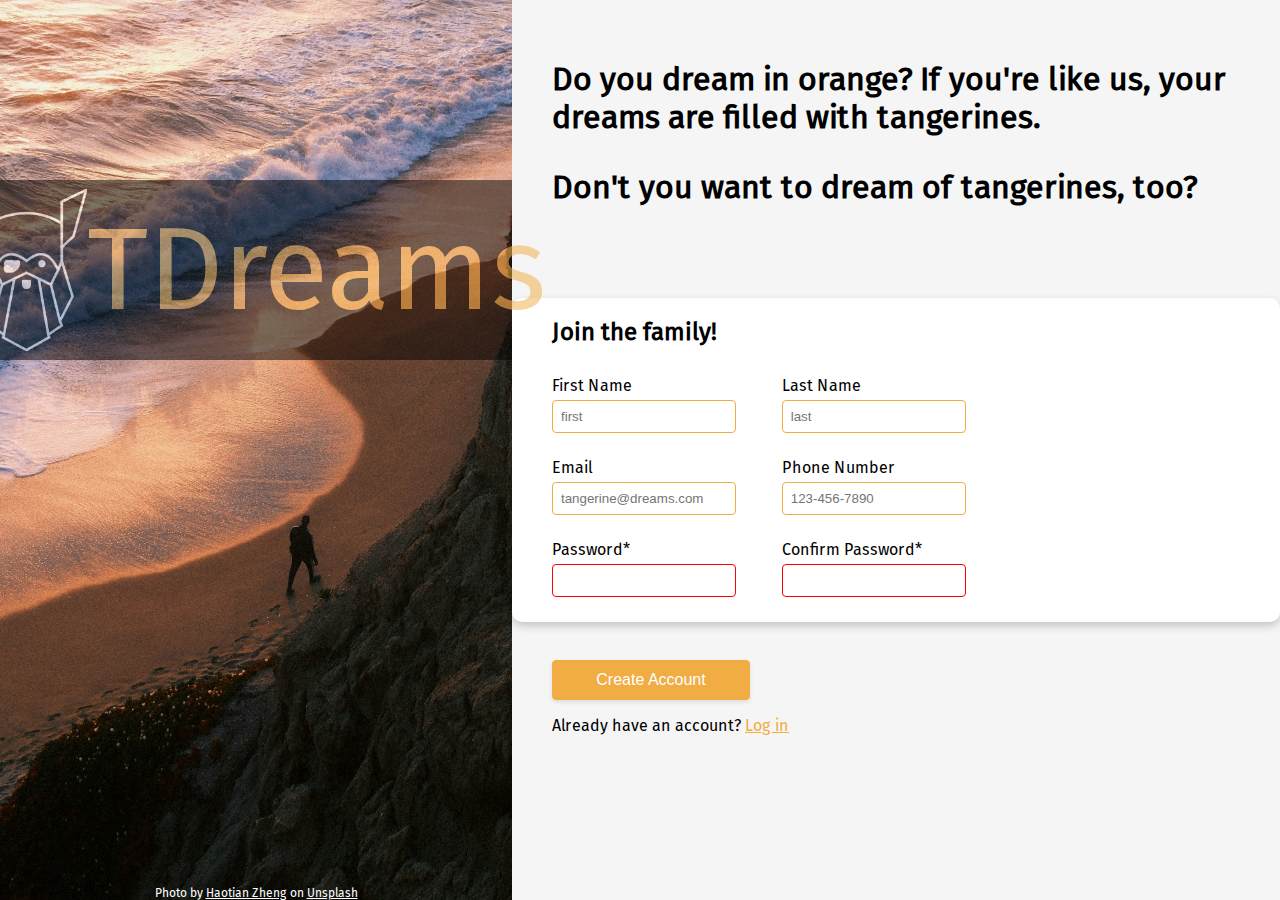
<file: index.html>
<!DOCTYPE html>
<html lang="en">
<head>
    <meta charset="UTF-8">
    <meta name="viewport" content="width=device-width, initial-scale=1.0">
    <link rel="stylesheet" href="styles.css">
    <script src="script.js"></script>
    <title>Document</title>
</head>
<body>

    <!-- Adding container for divs -->
     <div class="container">
        <div class="left-side">
            <div class="logo-section">
                <img src="images/sample.png" alt="logo">
                <p class="TD">TDreams</p>
            </div>
            <div class="left-text"> 
                Photo by <a href="https://unsplash.com/@justzht?utm_content=creditCopyText&utm_medium=referral&utm_source=unsplash">Haotian Zheng</a> on <a href="https://unsplash.com/photos/a-person-walking-on-a-beach-next-to-the-ocean-0OgCNRPHpok?utm_content=creditCopyText&utm_medium=referral&utm_source=unsplash">Unsplash</a>

            </div>
        </div>
        <div class="right-side">
        <div class="text-above">
            <p><h1>Do you dream in orange? If you're like us, your dreams are filled with tangerines. 
            </p>
            <p>
                Don't you want to dream of tangerines, too?
            </h1>
            </p>
        </div>
    
            <!-- creating form -->
     <div class="form">
        <p class="text-inside-form"> <h2>Join the family!</h2></p>
    <form action="/fakeurl" method="post">
        <!-- <fieldset>
            <legend>Let's do this!</legend> -->
        <div class="row">
            <div class="input-row">
                <label id="firstName"> First Name
                    <input type="text" name="firstName" minlength="2" maxlength="20" placeholder="first" >
                </label>
            </div>
            <div class="input-row">
                <label id="lastName"> Last Name
                    <input type="text" name="lastName" minlength="2" maxlength="20" placeholder="last" >
                </label>
            </div>
        </div>
        <div class="row">
            <div class="input-row">
                <label id="email"> Email
                    <input type="email" name="email" placeholder="tangerine@dreams.com" >
                </label>
            </div>
            <div class="input-row">
                <label id="telephone"> Phone Number
                    <input type="tel" name="telephone" placeholder="123-456-7890" pattern="[789][0-9]{9}">
                </label>
            </div>
        </div>
        <div class="row">
            <div class="input-row">
                <label id="pwd"> Password*
                    <input type="password" name="pwd" id="password" onkeyup="check();" required>
                </label>
                <span id="message"></span>
            </div>
            <div class="input-row">
                <label id="pwdConfirm"> Confirm Password*
                    <input type="password" name="pwdConfirm" id="confirm_password" onkeyup="check();" required>
                </label>
            </div>
           
        </div>
    </div>
        <div class="createAccount">
            <!-- <p> -->
            <div class="submit-button">
                <button type="submit">Create Account</button>
            <!-- </div>
            <div class="submit-text"> -->
                <p class="account-login">
                Already have an account? <a href="google.com">Log in</a></p>
            </div>  
            <!-- </p> -->
        </div>
    

    </form>
        </div>
    </div>
</body>
</html>
</file>
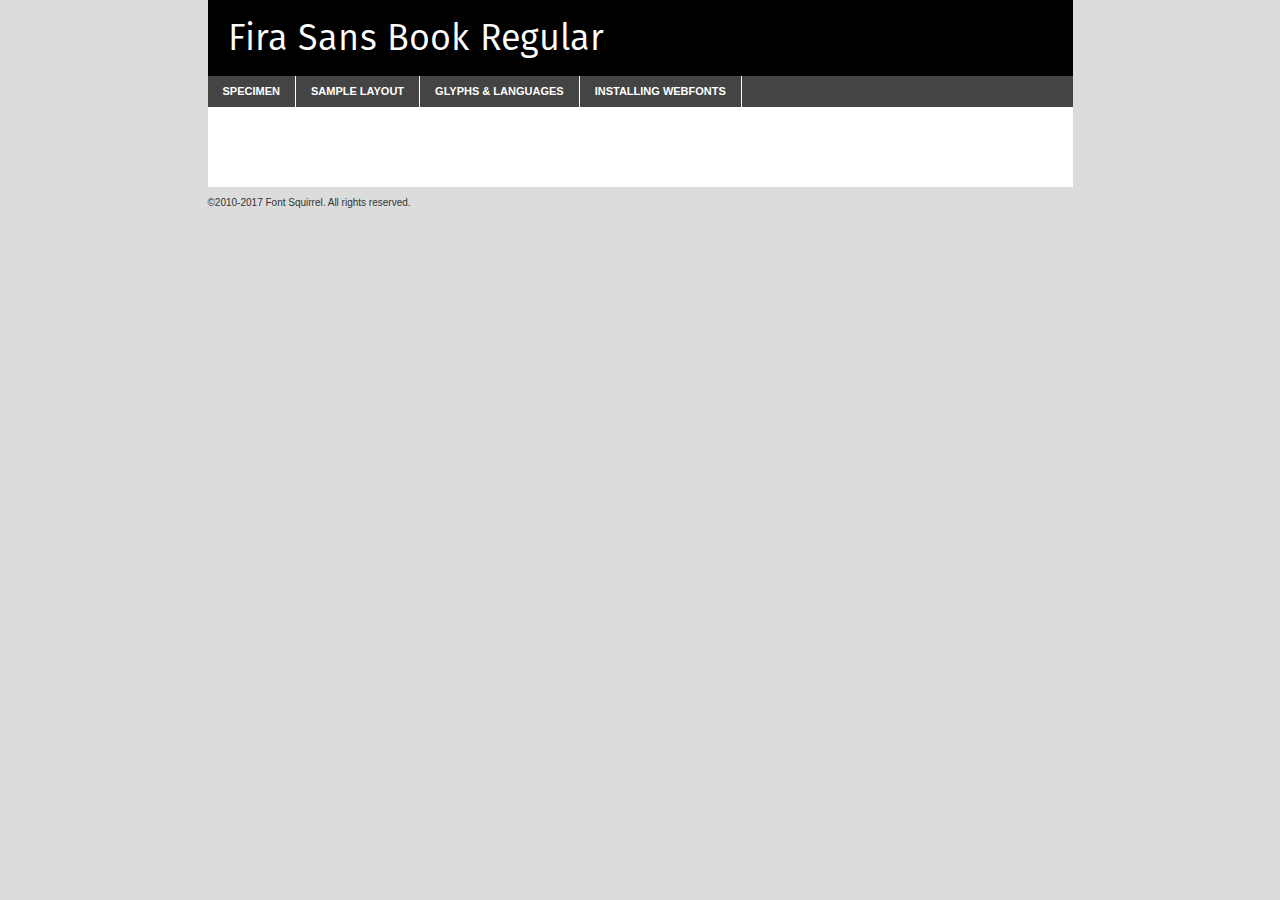
<file: font/firasans-book-demo.html>
<!DOCTYPE html PUBLIC "-//W3C//DTD XHTML 1.0 Transitional//EN"
        "http://www.w3.org/TR/xhtml1/DTD/xhtml1-transitional.dtd">

<html xmlns="http://www.w3.org/1999/xhtml" xml:lang="en" lang="en">
<head>
    <meta http-equiv="Content-Type" content="text/html; charset=utf-8"/>
    <script src="http://ajax.googleapis.com/ajax/libs/jquery/1.7.2/jquery.min.js" type="text/javascript" charset="utf-8"></script>
    <script type="text/javascript">
		(function($) {
			$.fn.easyTabs = function(option) {
				var param = jQuery.extend({ fadeSpeed: 'fast', defaultContent: 1, activeClass: 'active' }, option);
				$(this).each(function() {
					var thisId = '#' + this.id;
					if ( param.defaultContent == '' )
					{
						param.defaultContent = 1;
					}
					if ( typeof param.defaultContent == 'number' )
					{
						var defaultTab = $(thisId + ' .tabs li:eq(' + (param.defaultContent - 1) + ') a').attr('href').substr(1);
					}
					else
					{
						var defaultTab = param.defaultContent;
					}
					$(thisId + ' .tabs li a').each(function() {
						var tabToHide = $(this).attr('href').substr(1);
						$('#' + tabToHide).addClass('easytabs-tab-content');
					});
					hideAll();
					changeContent(defaultTab);

					function hideAll() {$(thisId + ' .easytabs-tab-content').hide();}

					function changeContent(tabId)
					{
						hideAll();
						$(thisId + ' .tabs li').removeClass(param.activeClass);
						$(thisId + ' .tabs li a[href=#' + tabId + ']').closest('li').addClass(param.activeClass);
						if ( param.fadeSpeed != 'none' )
						{
							$(thisId + ' #' + tabId).fadeIn(param.fadeSpeed);
						}
						else
						{
							$(thisId + ' #' + tabId).show();
						}
					}

					$(thisId + ' .tabs li').click(function() {
						var tabId = $(this).find('a').attr('href').substr(1);
						changeContent(tabId);
						return false;
					});
				});
			}
		})(jQuery);
    </script>
    <link rel="stylesheet" href="specimen_files/specimen_stylesheet.css" type="text/css" charset="utf-8"/>
    <link rel="stylesheet" href="stylesheet.css" type="text/css" charset="utf-8"/>

    <style type="text/css">
        		body {
			font-family: 'fira_sansbook';
        		}

            </style>

    <title>Fira Sans Book Regular Specimen</title>


    <script type="text/javascript" charset="utf-8">
		$(document).ready(function() {
			$('#container').easyTabs({ defaultContent: 1 });
		});
    </script>
</head>

<body>
<div id="container">
    <div id="header">
		Fira Sans Book Regular    </div>
    <ul class="tabs">
        <li><a href="#specimen">Specimen</a></li>
        <li><a href="#layout">Sample Layout</a></li>
		        <li><a href="#glyphs">Glyphs &amp; Languages</a></li>
        <li><a href="#installing">Installing Webfonts</a></li>

    </ul>

    <div id="main_content">


        <div id="specimen">

            <div class="section">
                <div class="grid12 firstcol">
                    <div class="huge">AaBb</div>
                </div>
            </div>

            <div class="section">
                <div class="glyph_range">A&#x200B;B&#x200b;C&#x200b;D&#x200b;E&#x200b;F&#x200b;G&#x200b;H&#x200b;I&#x200b;J&#x200b;K&#x200b;L&#x200b;M&#x200b;N&#x200b;O&#x200b;P&#x200b;Q&#x200b;R&#x200b;S&#x200b;T&#x200b;U&#x200b;V&#x200b;W&#x200b;X&#x200b;Y&#x200b;Z&#x200b;a&#x200b;b&#x200b;c&#x200b;d&#x200b;e&#x200b;f&#x200b;g&#x200b;h&#x200b;i&#x200b;j&#x200b;k&#x200b;l&#x200b;m&#x200b;n&#x200b;o&#x200b;p&#x200b;q&#x200b;r&#x200b;s&#x200b;t&#x200b;u&#x200b;v&#x200b;w&#x200b;x&#x200b;y&#x200b;z&#x200b;1&#x200b;2&#x200b;3&#x200b;4&#x200b;5&#x200b;6&#x200b;7&#x200b;8&#x200b;9&#x200b;0&#x200b;&amp;&#x200b;.&#x200b;,&#x200b;?&#x200b;!&#x200b;&#64;&#x200b;(&#x200b;)&#x200b;#&#x200b;$&#x200b;%&#x200b;*&#x200b;+&#x200b;-&#x200b;=&#x200b;:&#x200b;;</div>
            </div>
            <div class="section">
                <div class="grid12 firstcol">
                    <table class="sample_table">
                        <tr>
                            <td>10</td>
                            <td class="size10">abcdefghijklmnopqrstuvwxyzABCDEFGHIJKLMNOPQRSTUVWXYZ0123456789abcdefghijklmnopqrstuvwxyzABCDEFGHIJKLMNOPQRSTUVWXYZ0123456789abcdefghijklmnopqrstuvwxyzABCDEFGHIJKLMNOPQRSTUVWXYZ</td>
                        </tr>
                        <tr>
                            <td>11</td>
                            <td class="size11">abcdefghijklmnopqrstuvwxyzABCDEFGHIJKLMNOPQRSTUVWXYZ0123456789abcdefghijklmnopqrstuvwxyzABCDEFGHIJKLMNOPQRSTUVWXYZ0123456789abcdefghijklmnopqrstuvwxyzABCDEFGHIJKLMNOPQRSTUVWXYZ</td>
                        </tr>
                        <tr>
                            <td>12</td>
                            <td class="size12">abcdefghijklmnopqrstuvwxyzABCDEFGHIJKLMNOPQRSTUVWXYZ0123456789abcdefghijklmnopqrstuvwxyzABCDEFGHIJKLMNOPQRSTUVWXYZ0123456789abcdefghijklmnopqrstuvwxyzABCDEFGHIJKLMNOPQRSTUVWXYZ</td>
                        </tr>
                        <tr>
                            <td>13</td>
                            <td class="size13">abcdefghijklmnopqrstuvwxyzABCDEFGHIJKLMNOPQRSTUVWXYZ0123456789abcdefghijklmnopqrstuvwxyzABCDEFGHIJKLMNOPQRSTUVWXYZ0123456789abcdefghijklmnopqrstuvwxyzABCDEFGHIJKLMNOPQRSTUVWXYZ</td>
                        </tr>
                        <tr>
                            <td>14</td>
                            <td class="size14">abcdefghijklmnopqrstuvwxyzABCDEFGHIJKLMNOPQRSTUVWXYZ0123456789abcdefghijklmnopqrstuvwxyzABCDEFGHIJKLMNOPQRSTUVWXYZ0123456789abcdefghijklmnopqrstuvwxyzABCDEFGHIJKLMNOPQRSTUVWXYZ</td>
                        </tr>
                        <tr>
                            <td>16</td>
                            <td class="size16">abcdefghijklmnopqrstuvwxyzABCDEFGHIJKLMNOPQRSTUVWXYZ0123456789abcdefghijklmnopqrstuvwxyzABCDEFGHIJKLMNOPQRSTUVWXYZ</td>
                        </tr>
                        <tr>
                            <td>18</td>
                            <td class="size18">abcdefghijklmnopqrstuvwxyzABCDEFGHIJKLMNOPQRSTUVWXYZ0123456789abcdefghijklmnopqrstuvwxyzABCDEFGHIJKLMNOPQRSTUVWXYZ</td>
                        </tr>
                        <tr>
                            <td>20</td>
                            <td class="size20">abcdefghijklmnopqrstuvwxyzABCDEFGHIJKLMNOPQRSTUVWXYZ0123456789abcdefghijklmnopqrstuvwxyzABCDEFGHIJKLMNOPQRSTUVWXYZ</td>
                        </tr>
                        <tr>
                            <td>24</td>
                            <td class="size24">abcdefghijklmnopqrstuvwxyzABCDEFGHIJKLMNOPQRSTUVWXYZ0123456789abcdefghijklmnopqrstuvwxyzABCDEFGHIJKLMNOPQRSTUVWXYZ</td>
                        </tr>
                        <tr>
                            <td>30</td>
                            <td class="size30">abcdefghijklmnopqrstuvwxyzABCDEFGHIJKLMNOPQRSTUVWXYZ0123456789abcdefghijklmnopqrstuvwxyzABCDEFGHIJKLMNOPQRSTUVWXYZ</td>
                        </tr>
                        <tr>
                            <td>36</td>
                            <td class="size36">abcdefghijklmnopqrstuvwxyzABCDEFGHIJKLMNOPQRSTUVWXYZ0123456789abcdefghijklmnopqrstuvwxyzABCDEFGHIJKLMNOPQRSTUVWXYZ</td>
                        </tr>
                        <tr>
                            <td>48</td>
                            <td class="size48">abcdefghijklmnopqrstuvwxyzABCDEFGHIJKLMNOPQRSTUVWXYZ0123456789abcdefghijklmnopqrstuvwxyzABCDEFGHIJKLMNOPQRSTUVWXYZ</td>
                        </tr>
                        <tr>
                            <td>60</td>
                            <td class="size60">abcdefghijklmnopqrstuvwxyzABCDEFGHIJKLMNOPQRSTUVWXYZ0123456789abcdefghijklmnopqrstuvwxyzABCDEFGHIJKLMNOPQRSTUVWXYZ</td>
                        </tr>
                        <tr>
                            <td>72</td>
                            <td class="size72">abcdefghijklmnopqrstuvwxyzABCDEFGHIJKLMNOPQRSTUVWXYZ0123456789abcdefghijklmnopqrstuvwxyzABCDEFGHIJKLMNOPQRSTUVWXYZ</td>
                        </tr>
                        <tr>
                            <td>90</td>
                            <td class="size90">abcdefghijklmnopqrstuvwxyzABCDEFGHIJKLMNOPQRSTUVWXYZ0123456789abcdefghijklmnopqrstuvwxyzABCDEFGHIJKLMNOPQRSTUVWXYZ</td>
                        </tr>
                    </table>

                </div>

            </div>


            <div class="section" id="bodycomparison">


                <div id="xheight">
                    <div class="fontbody">&#x25FC;&#x25FC;&#x25FC;&#x25FC;&#x25FC;&#x25FC;&#x25FC;&#x25FC;&#x25FC;&#x25FC;&#x25FC;&#x25FC;&#x25FC;&#x25FC;&#x25FC;&#x25FC;&#x25FC;&#x25FC;&#x25FC;&#x25FC;&#x25FC;&#x25FC;&#x25FC;&#x25FC;&#x25FC;&#x25FC;&#x25FC;&#x25FC;&#x25FC;&#x25FC;&#x25FC;&#x25FC;&#x25FC;&#x25FC;&#x25FC;&#x25FC;&#x25FC;&#x25FC;&#x25FC;&#x25FC;&#x25FC;&#x25FC;&#x25FC;&#x25FC;&#x25FC;&#x25FC;&#x25FC;&#x25FC;&#x25FC;&#x25FC;&#x25FC;&#x25FC;&#x25FC;&#x25FC;&#x25FC;&#x25FC;&#x25FC;&#x25FC;&#x25FC;&#x25FC;&#x25FC;&#x25FC;&#x25FC;&#x25FC;&#x25FC;&#x25FC;&#x25FC;&#x25FC;&#x25FC;&#x25FC;&#x25FC;&#x25FC;&#x25FC;&#x25FC;&#x25FC;&#x25FC;&#x25FC;&#x25FC;&#x25FC;&#x25FC;&#x25FC;&#x25FC;&#x25FC;&#x25FC;&#x25FC;&#x25FC;&#x25FC;&#x25FC;&#x25FC;&#x25FC;&#x25FC;&#x25FC;&#x25FC;&#x25FC;&#x25FC;&#x25FC;&#x25FC;&#x25FC;&#x25FC;body</div>
                    <div class="arialbody">body</div>
                    <div class="verdanabody">body</div>
                    <div class="georgiabody">body</div>
                </div>
                <div class="fontbody" style="z-index:1">
                    body<span>Fira Sans Book Regular</span>
                </div>
                <div class="arialbody" style="z-index:1">
                    body<span>Arial</span>
                </div>
                <div class="verdanabody" style="z-index:1">
                    body<span>Verdana</span>
                </div>
                <div class="georgiabody" style="z-index:1">
                    body<span>Georgia</span>
                </div>


            </div>


            <div class="section psample psample_row1" id="">

                <div class="grid2 firstcol">
                    <p class="size10"><span>10.</span>Aenean lacinia bibendum nulla sed consectetur. Fusce dapibus, tellus ac cursus commodo, tortor mauris condimentum nibh, ut fermentum massa justo sit amet risus. Nullam id dolor id nibh ultricies vehicula ut id elit. Cum sociis natoque penatibus et magnis dis parturient montes, nascetur ridiculus mus. Nulla vitae elit libero, a pharetra augue.</p>

                </div>
                <div class="grid3">
                    <p class="size11"><span>11.</span>Aenean lacinia bibendum nulla sed consectetur. Fusce dapibus, tellus ac cursus commodo, tortor mauris condimentum nibh, ut fermentum massa justo sit amet risus. Nullam id dolor id nibh ultricies vehicula ut id elit. Cum sociis natoque penatibus et magnis dis parturient montes, nascetur ridiculus mus. Nulla vitae elit libero, a pharetra augue.</p>

                </div>
                <div class="grid3">
                    <p class="size12"><span>12.</span>Aenean lacinia bibendum nulla sed consectetur. Fusce dapibus, tellus ac cursus commodo, tortor mauris condimentum nibh, ut fermentum massa justo sit amet risus. Nullam id dolor id nibh ultricies vehicula ut id elit. Cum sociis natoque penatibus et magnis dis parturient montes, nascetur ridiculus mus. Nulla vitae elit libero, a pharetra augue.</p>

                </div>
                <div class="grid4">
                    <p class="size13"><span>13.</span>Aenean lacinia bibendum nulla sed consectetur. Fusce dapibus, tellus ac cursus commodo, tortor mauris condimentum nibh, ut fermentum massa justo sit amet risus. Nullam id dolor id nibh ultricies vehicula ut id elit. Cum sociis natoque penatibus et magnis dis parturient montes, nascetur ridiculus mus. Nulla vitae elit libero, a pharetra augue.</p>

                </div>
                <div class="white_blend"></div>

            </div>
            <div class="section psample psample_row2" id="">
                <div class="grid3 firstcol">
                    <p class="size14"><span>14.</span>Aenean lacinia bibendum nulla sed consectetur. Fusce dapibus, tellus ac cursus commodo, tortor mauris condimentum nibh, ut fermentum massa justo sit amet risus. Nullam id dolor id nibh ultricies vehicula ut id elit. Cum sociis natoque penatibus et magnis dis parturient montes, nascetur ridiculus mus. Nulla vitae elit libero, a pharetra augue.</p>

                </div>
                <div class="grid4">
                    <p class="size16"><span>16.</span>Aenean lacinia bibendum nulla sed consectetur. Fusce dapibus, tellus ac cursus commodo, tortor mauris condimentum nibh, ut fermentum massa justo sit amet risus. Nullam id dolor id nibh ultricies vehicula ut id elit. Cum sociis natoque penatibus et magnis dis parturient montes, nascetur ridiculus mus. Nulla vitae elit libero, a pharetra augue.</p>

                </div>
                <div class="grid5">
                    <p class="size18"><span>18.</span>Aenean lacinia bibendum nulla sed consectetur. Fusce dapibus, tellus ac cursus commodo, tortor mauris condimentum nibh, ut fermentum massa justo sit amet risus. Nullam id dolor id nibh ultricies vehicula ut id elit. Cum sociis natoque penatibus et magnis dis parturient montes, nascetur ridiculus mus. Nulla vitae elit libero, a pharetra augue.</p>

                </div>

                <div class="white_blend"></div>

            </div>

            <div class="section psample psample_row3" id="">
                <div class="grid5 firstcol">
                    <p class="size20"><span>20.</span>Aenean lacinia bibendum nulla sed consectetur. Fusce dapibus, tellus ac cursus commodo, tortor mauris condimentum nibh, ut fermentum massa justo sit amet risus. Nullam id dolor id nibh ultricies vehicula ut id elit. Cum sociis natoque penatibus et magnis dis parturient montes, nascetur ridiculus mus. Nulla vitae elit libero, a pharetra augue.</p>
                </div>
                <div class="grid7">
                    <p class="size24"><span>24.</span>Aenean lacinia bibendum nulla sed consectetur. Fusce dapibus, tellus ac cursus commodo, tortor mauris condimentum nibh, ut fermentum massa justo sit amet risus. Nullam id dolor id nibh ultricies vehicula ut id elit. Cum sociis natoque penatibus et magnis dis parturient montes, nascetur ridiculus mus. Nulla vitae elit libero, a pharetra augue.</p>
                </div>

                <div class="white_blend"></div>

            </div>

            <div class="section psample psample_row4" id="">
                <div class="grid12 firstcol">
                    <p class="size30"><span>30.</span>Aenean lacinia bibendum nulla sed consectetur. Fusce dapibus, tellus ac cursus commodo, tortor mauris condimentum nibh, ut fermentum massa justo sit amet risus. Nullam id dolor id nibh ultricies vehicula ut id elit. Cum sociis natoque penatibus et magnis dis parturient montes, nascetur ridiculus mus. Nulla vitae elit libero, a pharetra augue.</p>
                </div>
                <div class="white_blend"></div>

            </div>


            <div class="section psample psample_row1 fullreverse">
                <div class="grid2 firstcol">
                    <p class="size10"><span>10.</span>Aenean lacinia bibendum nulla sed consectetur. Fusce dapibus, tellus ac cursus commodo, tortor mauris condimentum nibh, ut fermentum massa justo sit amet risus. Nullam id dolor id nibh ultricies vehicula ut id elit. Cum sociis natoque penatibus et magnis dis parturient montes, nascetur ridiculus mus. Nulla vitae elit libero, a pharetra augue.</p>

                </div>
                <div class="grid3">
                    <p class="size11"><span>11.</span>Aenean lacinia bibendum nulla sed consectetur. Fusce dapibus, tellus ac cursus commodo, tortor mauris condimentum nibh, ut fermentum massa justo sit amet risus. Nullam id dolor id nibh ultricies vehicula ut id elit. Cum sociis natoque penatibus et magnis dis parturient montes, nascetur ridiculus mus. Nulla vitae elit libero, a pharetra augue.</p>

                </div>
                <div class="grid3">
                    <p class="size12"><span>12.</span>Aenean lacinia bibendum nulla sed consectetur. Fusce dapibus, tellus ac cursus commodo, tortor mauris condimentum nibh, ut fermentum massa justo sit amet risus. Nullam id dolor id nibh ultricies vehicula ut id elit. Cum sociis natoque penatibus et magnis dis parturient montes, nascetur ridiculus mus. Nulla vitae elit libero, a pharetra augue.</p>

                </div>
                <div class="grid4">
                    <p class="size13"><span>13.</span>Aenean lacinia bibendum nulla sed consectetur. Fusce dapibus, tellus ac cursus commodo, tortor mauris condimentum nibh, ut fermentum massa justo sit amet risus. Nullam id dolor id nibh ultricies vehicula ut id elit. Cum sociis natoque penatibus et magnis dis parturient montes, nascetur ridiculus mus. Nulla vitae elit libero, a pharetra augue.</p>

                </div>
                <div class="black_blend"></div>

            </div>

            <div class="section psample psample_row2 fullreverse">
                <div class="grid3 firstcol">
                    <p class="size14"><span>14.</span>Aenean lacinia bibendum nulla sed consectetur. Fusce dapibus, tellus ac cursus commodo, tortor mauris condimentum nibh, ut fermentum massa justo sit amet risus. Nullam id dolor id nibh ultricies vehicula ut id elit. Cum sociis natoque penatibus et magnis dis parturient montes, nascetur ridiculus mus. Nulla vitae elit libero, a pharetra augue.</p>

                </div>
                <div class="grid4">
                    <p class="size16"><span>16.</span>Aenean lacinia bibendum nulla sed consectetur. Fusce dapibus, tellus ac cursus commodo, tortor mauris condimentum nibh, ut fermentum massa justo sit amet risus. Nullam id dolor id nibh ultricies vehicula ut id elit. Cum sociis natoque penatibus et magnis dis parturient montes, nascetur ridiculus mus. Nulla vitae elit libero, a pharetra augue.</p>

                </div>
                <div class="grid5">
                    <p class="size18"><span>18.</span>Aenean lacinia bibendum nulla sed consectetur. Fusce dapibus, tellus ac cursus commodo, tortor mauris condimentum nibh, ut fermentum massa justo sit amet risus. Nullam id dolor id nibh ultricies vehicula ut id elit. Cum sociis natoque penatibus et magnis dis parturient montes, nascetur ridiculus mus. Nulla vitae elit libero, a pharetra augue.</p>

                </div>
                <div class="black_blend"></div>

            </div>

            <div class="section psample fullreverse psample_row3" id="">
                <div class="grid5 firstcol">
                    <p class="size20"><span>20.</span>Aenean lacinia bibendum nulla sed consectetur. Fusce dapibus, tellus ac cursus commodo, tortor mauris condimentum nibh, ut fermentum massa justo sit amet risus. Nullam id dolor id nibh ultricies vehicula ut id elit. Cum sociis natoque penatibus et magnis dis parturient montes, nascetur ridiculus mus. Nulla vitae elit libero, a pharetra augue.</p>
                </div>
                <div class="grid7">
                    <p class="size24"><span>24.</span>Aenean lacinia bibendum nulla sed consectetur. Fusce dapibus, tellus ac cursus commodo, tortor mauris condimentum nibh, ut fermentum massa justo sit amet risus. Nullam id dolor id nibh ultricies vehicula ut id elit. Cum sociis natoque penatibus et magnis dis parturient montes, nascetur ridiculus mus. Nulla vitae elit libero, a pharetra augue.</p>
                </div>

                <div class="black_blend"></div>

            </div>

            <div class="section psample fullreverse psample_row4" id="" style="border-bottom: 20px #000 solid;">
                <div class="grid12 firstcol">
                    <p class="size30"><span>30.</span>Aenean lacinia bibendum nulla sed consectetur. Fusce dapibus, tellus ac cursus commodo, tortor mauris condimentum nibh, ut fermentum massa justo sit amet risus. Nullam id dolor id nibh ultricies vehicula ut id elit. Cum sociis natoque penatibus et magnis dis parturient montes, nascetur ridiculus mus. Nulla vitae elit libero, a pharetra augue.</p>
                </div>
                <div class="black_blend"></div>

            </div>


        </div>

        <div id="layout">

            <div class="section">

                <div class="grid12 firstcol">
                    <h1>Lorem Ipsum Dolor</h1>
                    <h2>Etiam porta sem malesuada magna mollis euismod</h2>

                    <p class="byline">By <a href="#link">Aenean Lacinia</a></p>
                </div>
            </div>
            <div class="section">
                <div class="grid8 firstcol">
                    <p class="large">Donec sed odio dui. Morbi leo risus, porta ac consectetur ac, vestibulum at eros. Fusce dapibus, tellus ac cursus commodo, tortor mauris condimentum nibh, ut fermentum massa justo sit amet risus. </p>


                    <h3>Pellentesque ornare sem</h3>

                    <p>Maecenas sed diam eget risus varius blandit sit amet non magna. Maecenas faucibus mollis interdum. Donec ullamcorper nulla non metus auctor fringilla. Nullam id dolor id nibh ultricies vehicula ut id elit. Nullam id dolor id nibh ultricies vehicula ut id elit. </p>

                    <p>Aenean eu leo quam. Pellentesque ornare sem lacinia quam venenatis vestibulum. Lorem ipsum dolor sit amet, consectetur adipiscing elit. Cum sociis natoque penatibus et magnis dis parturient montes, nascetur ridiculus mus. </p>

                    <p>Nulla vitae elit libero, a pharetra augue. Praesent commodo cursus magna, vel scelerisque nisl consectetur et. Aenean lacinia bibendum nulla sed consectetur. </p>

                    <p>Nullam quis risus eget urna mollis ornare vel eu leo. Nullam quis risus eget urna mollis ornare vel eu leo. Maecenas sed diam eget risus varius blandit sit amet non magna. Donec ullamcorper nulla non metus auctor fringilla. </p>

                    <h3>Cras mattis consectetur</h3>

                    <p>Aenean eu leo quam. Pellentesque ornare sem lacinia quam venenatis vestibulum. Aenean lacinia bibendum nulla sed consectetur. Integer posuere erat a ante venenatis dapibus posuere velit aliquet. Cras mattis consectetur purus sit amet fermentum. </p>

                    <p>Nullam id dolor id nibh ultricies vehicula ut id elit. Nullam quis risus eget urna mollis ornare vel eu leo. Cras mattis consectetur purus sit amet fermentum.</p>
                </div>

                <div class="grid4 sidebar">

                    <div class="box reverse">
                        <p class="last">Nullam quis risus eget urna mollis ornare vel eu leo. Donec ullamcorper nulla non metus auctor fringilla. Cras mattis consectetur purus sit amet fermentum. Sed posuere consectetur est at lobortis. Lorem ipsum dolor sit amet, consectetur adipiscing elit. </p>
                    </div>

                    <p class="caption">Maecenas sed diam eget risus varius.</p>

                    <p>Vestibulum id ligula porta felis euismod semper. Integer posuere erat a ante venenatis dapibus posuere velit aliquet. Vestibulum id ligula porta felis euismod semper. Sed posuere consectetur est at lobortis. Maecenas sed diam eget risus varius blandit sit amet non magna. Fusce dapibus, tellus ac cursus commodo, tortor mauris condimentum nibh, ut fermentum massa justo sit amet risus. </p>


                    <p>Duis mollis, est non commodo luctus, nisi erat porttitor ligula, eget lacinia odio sem nec elit. Aenean lacinia bibendum nulla sed consectetur. Vivamus sagittis lacus vel augue laoreet rutrum faucibus dolor auctor. Aenean lacinia bibendum nulla sed consectetur. Nullam quis risus eget urna mollis ornare vel eu leo. </p>

                    <p>Praesent commodo cursus magna, vel scelerisque nisl consectetur et. Donec ullamcorper nulla non metus auctor fringilla. Maecenas faucibus mollis interdum. Fusce dapibus, tellus ac cursus commodo, tortor mauris condimentum nibh, ut fermentum massa justo sit amet risus. </p>

                </div>
            </div>

        </div>


		

        <div id="glyphs">
            <div class="section">
                <div class="grid12 firstcol">

                    <h1>Language Support</h1>
                    <p>The subset of Fira Sans Book Regular in this kit supports the following languages:<br/>

						Afrikaans, Albanian, Basque, Belarusian_lacinka, Bosnian, Breton, Catalan, Chamorro, Chichewa_nyanja, Croatian, Cyrillic, Czech, Danish, Dutch, English, Esperanto, Estonian, Faroese, Finnish, French, Frisian, Galician, German, Greek, Hungarian, Icelandic, Italian, Latvian, Lithuanian, Malagasy, Maltese, Norwegian, Polish, Portuguese, Romanian, Serbian, Slovak, Slovenian, Spanish, Swedish, Turkish, Welsh, Alsatian, Aragonese, Arapaho, Aromanian, Arrernte, Asturian, Aymara, Bislama, Cebuano, Cheyenne, Cimbrian, Corsican, Fijian, French_creole, Friulian, Genoese, Gilbertese, Greenlandic, Guarani, Haitian_creole, Hawaiian, Hiligaynon, Hmong, Hopi, Ibanag, Iloko_ilokano, Indonesian, Interglossa_glosa, Interlingua, Irish_gaelic, Istro-romanian, Jerriais, Kashubian, Kurdish_kurmanji, Ladin, Lojban, Lombard, Low_saxon, Luxembourgeois, Malay_latinized, Manx, Maori, Megleno-romanian, Mikmaq, Mohawk, Nahuatl, Norfolk_pitcairnese, Northern_sotho, Occitan, Oromo, Pangasinan, Papiamento, Piedmontese, Potawatomi, Quechua, Rhaeto-romance, Romansh, Rotokas, Sami_inari, Sami_lule, Sami_northern, Samoan, Sardinian, Scots_gaelic, Seychelles_creole, Shona, Sicilian, Somali, Southern_ndebele, Southern_sotho, Swahili, Swati_swazi, Tagalog_filipino_pilipino, Tahitian, Tausug, Tetum, Tok_pisin, Tongan, Tswana, Turkmen, Turkmen_cyrillic, Turkmen_latinized, Tuvaluan, Ulithian, Uyghur_cyrillic, Uyghur_latinized, Veps, Volapuk, Votic_cyrillic, Votic_latinized, Walloon, Warlpiri, Xhosa, Yapese, Zulu, Latinbasic, Ubasic, Demo, Vietnamese, Moldovan                    </p>
                    <h1>Glyph Chart</h1>
                    <p>The subset of Fira Sans Book Regular in this kit includes all the glyphs listed below. Unicode entities are included above each glyph to help you insert individual characters into your layout.</p>
                    <div id="glyph_chart">

																				                                <div><p>&amp;#13;</p>&#13;</div>
																				                                <div><p>&amp;#32;</p>&#32;</div>
																				                                <div><p>&amp;#33;</p>&#33;</div>
																				                                <div><p>&amp;#34;</p>&#34;</div>
																				                                <div><p>&amp;#35;</p>&#35;</div>
																				                                <div><p>&amp;#36;</p>&#36;</div>
																				                                <div><p>&amp;#37;</p>&#37;</div>
																				                                <div><p>&amp;#38;</p>&#38;</div>
																				                                <div><p>&amp;#39;</p>&#39;</div>
																				                                <div><p>&amp;#40;</p>&#40;</div>
																				                                <div><p>&amp;#41;</p>&#41;</div>
																				                                <div><p>&amp;#42;</p>&#42;</div>
																				                                <div><p>&amp;#43;</p>&#43;</div>
																				                                <div><p>&amp;#44;</p>&#44;</div>
																				                                <div><p>&amp;#45;</p>&#45;</div>
																				                                <div><p>&amp;#46;</p>&#46;</div>
																				                                <div><p>&amp;#47;</p>&#47;</div>
																				                                <div><p>&amp;#48;</p>&#48;</div>
																				                                <div><p>&amp;#49;</p>&#49;</div>
																				                                <div><p>&amp;#50;</p>&#50;</div>
																				                                <div><p>&amp;#51;</p>&#51;</div>
																				                                <div><p>&amp;#52;</p>&#52;</div>
																				                                <div><p>&amp;#53;</p>&#53;</div>
																				                                <div><p>&amp;#54;</p>&#54;</div>
																				                                <div><p>&amp;#55;</p>&#55;</div>
																				                                <div><p>&amp;#56;</p>&#56;</div>
																				                                <div><p>&amp;#57;</p>&#57;</div>
																				                                <div><p>&amp;#58;</p>&#58;</div>
																				                                <div><p>&amp;#59;</p>&#59;</div>
																				                                <div><p>&amp;#60;</p>&#60;</div>
																				                                <div><p>&amp;#61;</p>&#61;</div>
																				                                <div><p>&amp;#62;</p>&#62;</div>
																				                                <div><p>&amp;#63;</p>&#63;</div>
																				                                <div><p>&amp;#64;</p>&#64;</div>
																				                                <div><p>&amp;#65;</p>&#65;</div>
																				                                <div><p>&amp;#66;</p>&#66;</div>
																				                                <div><p>&amp;#67;</p>&#67;</div>
																				                                <div><p>&amp;#68;</p>&#68;</div>
																				                                <div><p>&amp;#69;</p>&#69;</div>
																				                                <div><p>&amp;#70;</p>&#70;</div>
																				                                <div><p>&amp;#71;</p>&#71;</div>
																				                                <div><p>&amp;#72;</p>&#72;</div>
																				                                <div><p>&amp;#73;</p>&#73;</div>
																				                                <div><p>&amp;#74;</p>&#74;</div>
																				                                <div><p>&amp;#75;</p>&#75;</div>
																				                                <div><p>&amp;#76;</p>&#76;</div>
																				                                <div><p>&amp;#77;</p>&#77;</div>
																				                                <div><p>&amp;#78;</p>&#78;</div>
																				                                <div><p>&amp;#79;</p>&#79;</div>
																				                                <div><p>&amp;#80;</p>&#80;</div>
																				                                <div><p>&amp;#81;</p>&#81;</div>
																				                                <div><p>&amp;#82;</p>&#82;</div>
																				                                <div><p>&amp;#83;</p>&#83;</div>
																				                                <div><p>&amp;#84;</p>&#84;</div>
																				                                <div><p>&amp;#85;</p>&#85;</div>
																				                                <div><p>&amp;#86;</p>&#86;</div>
																				                                <div><p>&amp;#87;</p>&#87;</div>
																				                                <div><p>&amp;#88;</p>&#88;</div>
																				                                <div><p>&amp;#89;</p>&#89;</div>
																				                                <div><p>&amp;#90;</p>&#90;</div>
																				                                <div><p>&amp;#91;</p>&#91;</div>
																				                                <div><p>&amp;#92;</p>&#92;</div>
																				                                <div><p>&amp;#93;</p>&#93;</div>
																				                                <div><p>&amp;#94;</p>&#94;</div>
																				                                <div><p>&amp;#95;</p>&#95;</div>
																				                                <div><p>&amp;#96;</p>&#96;</div>
																				                                <div><p>&amp;#97;</p>&#97;</div>
																				                                <div><p>&amp;#98;</p>&#98;</div>
																				                                <div><p>&amp;#99;</p>&#99;</div>
																				                                <div><p>&amp;#100;</p>&#100;</div>
																				                                <div><p>&amp;#101;</p>&#101;</div>
																				                                <div><p>&amp;#102;</p>&#102;</div>
																				                                <div><p>&amp;#103;</p>&#103;</div>
																				                                <div><p>&amp;#104;</p>&#104;</div>
																				                                <div><p>&amp;#105;</p>&#105;</div>
																				                                <div><p>&amp;#106;</p>&#106;</div>
																				                                <div><p>&amp;#107;</p>&#107;</div>
																				                                <div><p>&amp;#108;</p>&#108;</div>
																				                                <div><p>&amp;#109;</p>&#109;</div>
																				                                <div><p>&amp;#110;</p>&#110;</div>
																				                                <div><p>&amp;#111;</p>&#111;</div>
																				                                <div><p>&amp;#112;</p>&#112;</div>
																				                                <div><p>&amp;#113;</p>&#113;</div>
																				                                <div><p>&amp;#114;</p>&#114;</div>
																				                                <div><p>&amp;#115;</p>&#115;</div>
																				                                <div><p>&amp;#116;</p>&#116;</div>
																				                                <div><p>&amp;#117;</p>&#117;</div>
																				                                <div><p>&amp;#118;</p>&#118;</div>
																				                                <div><p>&amp;#119;</p>&#119;</div>
																				                                <div><p>&amp;#120;</p>&#120;</div>
																				                                <div><p>&amp;#121;</p>&#121;</div>
																				                                <div><p>&amp;#122;</p>&#122;</div>
																				                                <div><p>&amp;#123;</p>&#123;</div>
																				                                <div><p>&amp;#124;</p>&#124;</div>
																				                                <div><p>&amp;#125;</p>&#125;</div>
																				                                <div><p>&amp;#126;</p>&#126;</div>
																				                                <div><p>&amp;#160;</p>&#160;</div>
																				                                <div><p>&amp;#161;</p>&#161;</div>
																				                                <div><p>&amp;#162;</p>&#162;</div>
																				                                <div><p>&amp;#163;</p>&#163;</div>
																				                                <div><p>&amp;#164;</p>&#164;</div>
																				                                <div><p>&amp;#165;</p>&#165;</div>
																				                                <div><p>&amp;#166;</p>&#166;</div>
																				                                <div><p>&amp;#167;</p>&#167;</div>
																				                                <div><p>&amp;#168;</p>&#168;</div>
																				                                <div><p>&amp;#169;</p>&#169;</div>
																				                                <div><p>&amp;#170;</p>&#170;</div>
																				                                <div><p>&amp;#171;</p>&#171;</div>
																				                                <div><p>&amp;#172;</p>&#172;</div>
																				                                <div><p>&amp;#173;</p>&#173;</div>
																				                                <div><p>&amp;#174;</p>&#174;</div>
																				                                <div><p>&amp;#175;</p>&#175;</div>
																				                                <div><p>&amp;#176;</p>&#176;</div>
																				                                <div><p>&amp;#177;</p>&#177;</div>
																				                                <div><p>&amp;#178;</p>&#178;</div>
																				                                <div><p>&amp;#179;</p>&#179;</div>
																				                                <div><p>&amp;#180;</p>&#180;</div>
																				                                <div><p>&amp;#181;</p>&#181;</div>
																				                                <div><p>&amp;#182;</p>&#182;</div>
																				                                <div><p>&amp;#183;</p>&#183;</div>
																				                                <div><p>&amp;#184;</p>&#184;</div>
																				                                <div><p>&amp;#185;</p>&#185;</div>
																				                                <div><p>&amp;#186;</p>&#186;</div>
																				                                <div><p>&amp;#187;</p>&#187;</div>
																				                                <div><p>&amp;#188;</p>&#188;</div>
																				                                <div><p>&amp;#189;</p>&#189;</div>
																				                                <div><p>&amp;#190;</p>&#190;</div>
																				                                <div><p>&amp;#191;</p>&#191;</div>
																				                                <div><p>&amp;#192;</p>&#192;</div>
																				                                <div><p>&amp;#193;</p>&#193;</div>
																				                                <div><p>&amp;#194;</p>&#194;</div>
																				                                <div><p>&amp;#195;</p>&#195;</div>
																				                                <div><p>&amp;#196;</p>&#196;</div>
																				                                <div><p>&amp;#197;</p>&#197;</div>
																				                                <div><p>&amp;#198;</p>&#198;</div>
																				                                <div><p>&amp;#199;</p>&#199;</div>
																				                                <div><p>&amp;#200;</p>&#200;</div>
																				                                <div><p>&amp;#201;</p>&#201;</div>
																				                                <div><p>&amp;#202;</p>&#202;</div>
																				                                <div><p>&amp;#203;</p>&#203;</div>
																				                                <div><p>&amp;#204;</p>&#204;</div>
																				                                <div><p>&amp;#205;</p>&#205;</div>
																				                                <div><p>&amp;#206;</p>&#206;</div>
																				                                <div><p>&amp;#207;</p>&#207;</div>
																				                                <div><p>&amp;#208;</p>&#208;</div>
																				                                <div><p>&amp;#209;</p>&#209;</div>
																				                                <div><p>&amp;#210;</p>&#210;</div>
																				                                <div><p>&amp;#211;</p>&#211;</div>
																				                                <div><p>&amp;#212;</p>&#212;</div>
																				                                <div><p>&amp;#213;</p>&#213;</div>
																				                                <div><p>&amp;#214;</p>&#214;</div>
																				                                <div><p>&amp;#215;</p>&#215;</div>
																				                                <div><p>&amp;#216;</p>&#216;</div>
																				                                <div><p>&amp;#217;</p>&#217;</div>
																				                                <div><p>&amp;#218;</p>&#218;</div>
																				                                <div><p>&amp;#219;</p>&#219;</div>
																				                                <div><p>&amp;#220;</p>&#220;</div>
																				                                <div><p>&amp;#221;</p>&#221;</div>
																				                                <div><p>&amp;#222;</p>&#222;</div>
																				                                <div><p>&amp;#223;</p>&#223;</div>
																				                                <div><p>&amp;#224;</p>&#224;</div>
																				                                <div><p>&amp;#225;</p>&#225;</div>
																				                                <div><p>&amp;#226;</p>&#226;</div>
																				                                <div><p>&amp;#227;</p>&#227;</div>
																				                                <div><p>&amp;#228;</p>&#228;</div>
																				                                <div><p>&amp;#229;</p>&#229;</div>
																				                                <div><p>&amp;#230;</p>&#230;</div>
																				                                <div><p>&amp;#231;</p>&#231;</div>
																				                                <div><p>&amp;#232;</p>&#232;</div>
																				                                <div><p>&amp;#233;</p>&#233;</div>
																				                                <div><p>&amp;#234;</p>&#234;</div>
																				                                <div><p>&amp;#235;</p>&#235;</div>
																				                                <div><p>&amp;#236;</p>&#236;</div>
																				                                <div><p>&amp;#237;</p>&#237;</div>
																				                                <div><p>&amp;#238;</p>&#238;</div>
																				                                <div><p>&amp;#239;</p>&#239;</div>
																				                                <div><p>&amp;#240;</p>&#240;</div>
																				                                <div><p>&amp;#241;</p>&#241;</div>
																				                                <div><p>&amp;#242;</p>&#242;</div>
																				                                <div><p>&amp;#243;</p>&#243;</div>
																				                                <div><p>&amp;#244;</p>&#244;</div>
																				                                <div><p>&amp;#245;</p>&#245;</div>
																				                                <div><p>&amp;#246;</p>&#246;</div>
																				                                <div><p>&amp;#247;</p>&#247;</div>
																				                                <div><p>&amp;#248;</p>&#248;</div>
																				                                <div><p>&amp;#249;</p>&#249;</div>
																				                                <div><p>&amp;#250;</p>&#250;</div>
																				                                <div><p>&amp;#251;</p>&#251;</div>
																				                                <div><p>&amp;#252;</p>&#252;</div>
																				                                <div><p>&amp;#253;</p>&#253;</div>
																				                                <div><p>&amp;#254;</p>&#254;</div>
																				                                <div><p>&amp;#255;</p>&#255;</div>
																				                                <div><p>&amp;#256;</p>&#256;</div>
																				                                <div><p>&amp;#257;</p>&#257;</div>
																				                                <div><p>&amp;#258;</p>&#258;</div>
																				                                <div><p>&amp;#259;</p>&#259;</div>
																				                                <div><p>&amp;#260;</p>&#260;</div>
																				                                <div><p>&amp;#261;</p>&#261;</div>
																				                                <div><p>&amp;#262;</p>&#262;</div>
																				                                <div><p>&amp;#263;</p>&#263;</div>
																				                                <div><p>&amp;#264;</p>&#264;</div>
																				                                <div><p>&amp;#265;</p>&#265;</div>
																				                                <div><p>&amp;#266;</p>&#266;</div>
																				                                <div><p>&amp;#267;</p>&#267;</div>
																				                                <div><p>&amp;#268;</p>&#268;</div>
																				                                <div><p>&amp;#269;</p>&#269;</div>
																				                                <div><p>&amp;#270;</p>&#270;</div>
																				                                <div><p>&amp;#271;</p>&#271;</div>
																				                                <div><p>&amp;#272;</p>&#272;</div>
																				                                <div><p>&amp;#273;</p>&#273;</div>
																				                                <div><p>&amp;#274;</p>&#274;</div>
																				                                <div><p>&amp;#275;</p>&#275;</div>
																				                                <div><p>&amp;#276;</p>&#276;</div>
																				                                <div><p>&amp;#277;</p>&#277;</div>
																				                                <div><p>&amp;#278;</p>&#278;</div>
																				                                <div><p>&amp;#279;</p>&#279;</div>
																				                                <div><p>&amp;#280;</p>&#280;</div>
																				                                <div><p>&amp;#281;</p>&#281;</div>
																				                                <div><p>&amp;#282;</p>&#282;</div>
																				                                <div><p>&amp;#283;</p>&#283;</div>
																				                                <div><p>&amp;#284;</p>&#284;</div>
																				                                <div><p>&amp;#285;</p>&#285;</div>
																				                                <div><p>&amp;#286;</p>&#286;</div>
																				                                <div><p>&amp;#287;</p>&#287;</div>
																				                                <div><p>&amp;#288;</p>&#288;</div>
																				                                <div><p>&amp;#289;</p>&#289;</div>
																				                                <div><p>&amp;#290;</p>&#290;</div>
																				                                <div><p>&amp;#291;</p>&#291;</div>
																				                                <div><p>&amp;#292;</p>&#292;</div>
																				                                <div><p>&amp;#293;</p>&#293;</div>
																				                                <div><p>&amp;#294;</p>&#294;</div>
																				                                <div><p>&amp;#295;</p>&#295;</div>
																				                                <div><p>&amp;#296;</p>&#296;</div>
																				                                <div><p>&amp;#297;</p>&#297;</div>
																				                                <div><p>&amp;#298;</p>&#298;</div>
																				                                <div><p>&amp;#299;</p>&#299;</div>
																				                                <div><p>&amp;#300;</p>&#300;</div>
																				                                <div><p>&amp;#301;</p>&#301;</div>
																				                                <div><p>&amp;#302;</p>&#302;</div>
																				                                <div><p>&amp;#303;</p>&#303;</div>
																				                                <div><p>&amp;#304;</p>&#304;</div>
																				                                <div><p>&amp;#305;</p>&#305;</div>
																				                                <div><p>&amp;#306;</p>&#306;</div>
																				                                <div><p>&amp;#307;</p>&#307;</div>
																				                                <div><p>&amp;#308;</p>&#308;</div>
																				                                <div><p>&amp;#309;</p>&#309;</div>
																				                                <div><p>&amp;#310;</p>&#310;</div>
																				                                <div><p>&amp;#311;</p>&#311;</div>
																				                                <div><p>&amp;#312;</p>&#312;</div>
																				                                <div><p>&amp;#313;</p>&#313;</div>
																				                                <div><p>&amp;#314;</p>&#314;</div>
																				                                <div><p>&amp;#315;</p>&#315;</div>
																				                                <div><p>&amp;#316;</p>&#316;</div>
																				                                <div><p>&amp;#317;</p>&#317;</div>
																				                                <div><p>&amp;#318;</p>&#318;</div>
																				                                <div><p>&amp;#319;</p>&#319;</div>
																				                                <div><p>&amp;#320;</p>&#320;</div>
																				                                <div><p>&amp;#321;</p>&#321;</div>
																				                                <div><p>&amp;#322;</p>&#322;</div>
																				                                <div><p>&amp;#323;</p>&#323;</div>
																				                                <div><p>&amp;#324;</p>&#324;</div>
																				                                <div><p>&amp;#325;</p>&#325;</div>
																				                                <div><p>&amp;#326;</p>&#326;</div>
																				                                <div><p>&amp;#327;</p>&#327;</div>
																				                                <div><p>&amp;#328;</p>&#328;</div>
																				                                <div><p>&amp;#329;</p>&#329;</div>
																				                                <div><p>&amp;#330;</p>&#330;</div>
																				                                <div><p>&amp;#331;</p>&#331;</div>
																				                                <div><p>&amp;#332;</p>&#332;</div>
																				                                <div><p>&amp;#333;</p>&#333;</div>
																				                                <div><p>&amp;#334;</p>&#334;</div>
																				                                <div><p>&amp;#335;</p>&#335;</div>
																				                                <div><p>&amp;#336;</p>&#336;</div>
																				                                <div><p>&amp;#337;</p>&#337;</div>
																				                                <div><p>&amp;#338;</p>&#338;</div>
																				                                <div><p>&amp;#339;</p>&#339;</div>
																				                                <div><p>&amp;#340;</p>&#340;</div>
																				                                <div><p>&amp;#341;</p>&#341;</div>
																				                                <div><p>&amp;#342;</p>&#342;</div>
																				                                <div><p>&amp;#343;</p>&#343;</div>
																				                                <div><p>&amp;#344;</p>&#344;</div>
																				                                <div><p>&amp;#345;</p>&#345;</div>
																				                                <div><p>&amp;#346;</p>&#346;</div>
																				                                <div><p>&amp;#347;</p>&#347;</div>
																				                                <div><p>&amp;#348;</p>&#348;</div>
																				                                <div><p>&amp;#349;</p>&#349;</div>
																				                                <div><p>&amp;#350;</p>&#350;</div>
																				                                <div><p>&amp;#351;</p>&#351;</div>
																				                                <div><p>&amp;#352;</p>&#352;</div>
																				                                <div><p>&amp;#353;</p>&#353;</div>
																				                                <div><p>&amp;#354;</p>&#354;</div>
																				                                <div><p>&amp;#355;</p>&#355;</div>
																				                                <div><p>&amp;#356;</p>&#356;</div>
																				                                <div><p>&amp;#357;</p>&#357;</div>
																				                                <div><p>&amp;#358;</p>&#358;</div>
																				                                <div><p>&amp;#359;</p>&#359;</div>
																				                                <div><p>&amp;#360;</p>&#360;</div>
																				                                <div><p>&amp;#361;</p>&#361;</div>
																				                                <div><p>&amp;#362;</p>&#362;</div>
																				                                <div><p>&amp;#363;</p>&#363;</div>
																				                                <div><p>&amp;#364;</p>&#364;</div>
																				                                <div><p>&amp;#365;</p>&#365;</div>
																				                                <div><p>&amp;#366;</p>&#366;</div>
																				                                <div><p>&amp;#367;</p>&#367;</div>
																				                                <div><p>&amp;#368;</p>&#368;</div>
																				                                <div><p>&amp;#369;</p>&#369;</div>
																				                                <div><p>&amp;#370;</p>&#370;</div>
																				                                <div><p>&amp;#371;</p>&#371;</div>
																				                                <div><p>&amp;#372;</p>&#372;</div>
																				                                <div><p>&amp;#373;</p>&#373;</div>
																				                                <div><p>&amp;#374;</p>&#374;</div>
																				                                <div><p>&amp;#375;</p>&#375;</div>
																				                                <div><p>&amp;#376;</p>&#376;</div>
																				                                <div><p>&amp;#377;</p>&#377;</div>
																				                                <div><p>&amp;#378;</p>&#378;</div>
																				                                <div><p>&amp;#379;</p>&#379;</div>
																				                                <div><p>&amp;#380;</p>&#380;</div>
																				                                <div><p>&amp;#381;</p>&#381;</div>
																				                                <div><p>&amp;#382;</p>&#382;</div>
																				                                <div><p>&amp;#383;</p>&#383;</div>
																				                                <div><p>&amp;#384;</p>&#384;</div>
																				                                <div><p>&amp;#385;</p>&#385;</div>
																				                                <div><p>&amp;#386;</p>&#386;</div>
																				                                <div><p>&amp;#387;</p>&#387;</div>
																				                                <div><p>&amp;#388;</p>&#388;</div>
																				                                <div><p>&amp;#389;</p>&#389;</div>
																				                                <div><p>&amp;#390;</p>&#390;</div>
																				                                <div><p>&amp;#391;</p>&#391;</div>
																				                                <div><p>&amp;#392;</p>&#392;</div>
																				                                <div><p>&amp;#393;</p>&#393;</div>
																				                                <div><p>&amp;#394;</p>&#394;</div>
																				                                <div><p>&amp;#395;</p>&#395;</div>
																				                                <div><p>&amp;#396;</p>&#396;</div>
																				                                <div><p>&amp;#397;</p>&#397;</div>
																				                                <div><p>&amp;#398;</p>&#398;</div>
																				                                <div><p>&amp;#399;</p>&#399;</div>
																				                                <div><p>&amp;#400;</p>&#400;</div>
																				                                <div><p>&amp;#401;</p>&#401;</div>
																				                                <div><p>&amp;#402;</p>&#402;</div>
																				                                <div><p>&amp;#403;</p>&#403;</div>
																				                                <div><p>&amp;#404;</p>&#404;</div>
																				                                <div><p>&amp;#405;</p>&#405;</div>
																				                                <div><p>&amp;#406;</p>&#406;</div>
																				                                <div><p>&amp;#407;</p>&#407;</div>
																				                                <div><p>&amp;#408;</p>&#408;</div>
																				                                <div><p>&amp;#409;</p>&#409;</div>
																				                                <div><p>&amp;#410;</p>&#410;</div>
																				                                <div><p>&amp;#411;</p>&#411;</div>
																				                                <div><p>&amp;#412;</p>&#412;</div>
																				                                <div><p>&amp;#413;</p>&#413;</div>
																				                                <div><p>&amp;#414;</p>&#414;</div>
																				                                <div><p>&amp;#415;</p>&#415;</div>
																				                                <div><p>&amp;#416;</p>&#416;</div>
																				                                <div><p>&amp;#417;</p>&#417;</div>
																				                                <div><p>&amp;#418;</p>&#418;</div>
																				                                <div><p>&amp;#419;</p>&#419;</div>
																				                                <div><p>&amp;#420;</p>&#420;</div>
																				                                <div><p>&amp;#421;</p>&#421;</div>
																				                                <div><p>&amp;#422;</p>&#422;</div>
																				                                <div><p>&amp;#423;</p>&#423;</div>
																				                                <div><p>&amp;#424;</p>&#424;</div>
																				                                <div><p>&amp;#425;</p>&#425;</div>
																				                                <div><p>&amp;#426;</p>&#426;</div>
																				                                <div><p>&amp;#427;</p>&#427;</div>
																				                                <div><p>&amp;#428;</p>&#428;</div>
																				                                <div><p>&amp;#429;</p>&#429;</div>
																				                                <div><p>&amp;#430;</p>&#430;</div>
																				                                <div><p>&amp;#431;</p>&#431;</div>
																				                                <div><p>&amp;#432;</p>&#432;</div>
																				                                <div><p>&amp;#433;</p>&#433;</div>
																				                                <div><p>&amp;#434;</p>&#434;</div>
																				                                <div><p>&amp;#435;</p>&#435;</div>
																				                                <div><p>&amp;#436;</p>&#436;</div>
																				                                <div><p>&amp;#437;</p>&#437;</div>
																				                                <div><p>&amp;#438;</p>&#438;</div>
																				                                <div><p>&amp;#439;</p>&#439;</div>
																				                                <div><p>&amp;#440;</p>&#440;</div>
																				                                <div><p>&amp;#441;</p>&#441;</div>
																				                                <div><p>&amp;#442;</p>&#442;</div>
																				                                <div><p>&amp;#443;</p>&#443;</div>
																				                                <div><p>&amp;#444;</p>&#444;</div>
																				                                <div><p>&amp;#445;</p>&#445;</div>
																				                                <div><p>&amp;#446;</p>&#446;</div>
																				                                <div><p>&amp;#447;</p>&#447;</div>
																				                                <div><p>&amp;#448;</p>&#448;</div>
																				                                <div><p>&amp;#449;</p>&#449;</div>
																				                                <div><p>&amp;#450;</p>&#450;</div>
																				                                <div><p>&amp;#451;</p>&#451;</div>
																				                                <div><p>&amp;#452;</p>&#452;</div>
																				                                <div><p>&amp;#453;</p>&#453;</div>
																				                                <div><p>&amp;#454;</p>&#454;</div>
																				                                <div><p>&amp;#455;</p>&#455;</div>
																				                                <div><p>&amp;#456;</p>&#456;</div>
																				                                <div><p>&amp;#457;</p>&#457;</div>
																				                                <div><p>&amp;#458;</p>&#458;</div>
																				                                <div><p>&amp;#459;</p>&#459;</div>
																				                                <div><p>&amp;#460;</p>&#460;</div>
																				                                <div><p>&amp;#461;</p>&#461;</div>
																				                                <div><p>&amp;#462;</p>&#462;</div>
																				                                <div><p>&amp;#463;</p>&#463;</div>
																				                                <div><p>&amp;#464;</p>&#464;</div>
																				                                <div><p>&amp;#465;</p>&#465;</div>
																				                                <div><p>&amp;#466;</p>&#466;</div>
																				                                <div><p>&amp;#467;</p>&#467;</div>
																				                                <div><p>&amp;#468;</p>&#468;</div>
																				                                <div><p>&amp;#469;</p>&#469;</div>
																				                                <div><p>&amp;#470;</p>&#470;</div>
																				                                <div><p>&amp;#471;</p>&#471;</div>
																				                                <div><p>&amp;#472;</p>&#472;</div>
																				                                <div><p>&amp;#473;</p>&#473;</div>
																				                                <div><p>&amp;#474;</p>&#474;</div>
																				                                <div><p>&amp;#475;</p>&#475;</div>
																				                                <div><p>&amp;#476;</p>&#476;</div>
																				                                <div><p>&amp;#477;</p>&#477;</div>
																				                                <div><p>&amp;#478;</p>&#478;</div>
																				                                <div><p>&amp;#479;</p>&#479;</div>
																				                                <div><p>&amp;#480;</p>&#480;</div>
																				                                <div><p>&amp;#481;</p>&#481;</div>
																				                                <div><p>&amp;#482;</p>&#482;</div>
																				                                <div><p>&amp;#483;</p>&#483;</div>
																				                                <div><p>&amp;#484;</p>&#484;</div>
																				                                <div><p>&amp;#485;</p>&#485;</div>
																				                                <div><p>&amp;#486;</p>&#486;</div>
																				                                <div><p>&amp;#487;</p>&#487;</div>
																				                                <div><p>&amp;#488;</p>&#488;</div>
																				                                <div><p>&amp;#489;</p>&#489;</div>
																				                                <div><p>&amp;#490;</p>&#490;</div>
																				                                <div><p>&amp;#491;</p>&#491;</div>
																				                                <div><p>&amp;#492;</p>&#492;</div>
																				                                <div><p>&amp;#493;</p>&#493;</div>
																				                                <div><p>&amp;#494;</p>&#494;</div>
																				                                <div><p>&amp;#495;</p>&#495;</div>
																				                                <div><p>&amp;#496;</p>&#496;</div>
																				                                <div><p>&amp;#497;</p>&#497;</div>
																				                                <div><p>&amp;#498;</p>&#498;</div>
																				                                <div><p>&amp;#499;</p>&#499;</div>
																				                                <div><p>&amp;#500;</p>&#500;</div>
																				                                <div><p>&amp;#501;</p>&#501;</div>
																				                                <div><p>&amp;#502;</p>&#502;</div>
																				                                <div><p>&amp;#503;</p>&#503;</div>
																				                                <div><p>&amp;#504;</p>&#504;</div>
																				                                <div><p>&amp;#505;</p>&#505;</div>
																				                                <div><p>&amp;#506;</p>&#506;</div>
																				                                <div><p>&amp;#507;</p>&#507;</div>
																				                                <div><p>&amp;#508;</p>&#508;</div>
																				                                <div><p>&amp;#509;</p>&#509;</div>
																				                                <div><p>&amp;#510;</p>&#510;</div>
																				                                <div><p>&amp;#511;</p>&#511;</div>
																				                                <div><p>&amp;#512;</p>&#512;</div>
																				                                <div><p>&amp;#513;</p>&#513;</div>
																				                                <div><p>&amp;#514;</p>&#514;</div>
																				                                <div><p>&amp;#515;</p>&#515;</div>
																				                                <div><p>&amp;#516;</p>&#516;</div>
																				                                <div><p>&amp;#517;</p>&#517;</div>
																				                                <div><p>&amp;#518;</p>&#518;</div>
																				                                <div><p>&amp;#519;</p>&#519;</div>
																				                                <div><p>&amp;#520;</p>&#520;</div>
																				                                <div><p>&amp;#521;</p>&#521;</div>
																				                                <div><p>&amp;#522;</p>&#522;</div>
																				                                <div><p>&amp;#523;</p>&#523;</div>
																				                                <div><p>&amp;#524;</p>&#524;</div>
																				                                <div><p>&amp;#525;</p>&#525;</div>
																				                                <div><p>&amp;#526;</p>&#526;</div>
																				                                <div><p>&amp;#527;</p>&#527;</div>
																				                                <div><p>&amp;#528;</p>&#528;</div>
																				                                <div><p>&amp;#529;</p>&#529;</div>
																				                                <div><p>&amp;#530;</p>&#530;</div>
																				                                <div><p>&amp;#531;</p>&#531;</div>
																				                                <div><p>&amp;#532;</p>&#532;</div>
																				                                <div><p>&amp;#533;</p>&#533;</div>
																				                                <div><p>&amp;#534;</p>&#534;</div>
																				                                <div><p>&amp;#535;</p>&#535;</div>
																				                                <div><p>&amp;#536;</p>&#536;</div>
																				                                <div><p>&amp;#537;</p>&#537;</div>
																				                                <div><p>&amp;#538;</p>&#538;</div>
																				                                <div><p>&amp;#539;</p>&#539;</div>
																				                                <div><p>&amp;#540;</p>&#540;</div>
																				                                <div><p>&amp;#541;</p>&#541;</div>
																				                                <div><p>&amp;#542;</p>&#542;</div>
																				                                <div><p>&amp;#543;</p>&#543;</div>
																				                                <div><p>&amp;#544;</p>&#544;</div>
																				                                <div><p>&amp;#545;</p>&#545;</div>
																				                                <div><p>&amp;#546;</p>&#546;</div>
																				                                <div><p>&amp;#547;</p>&#547;</div>
																				                                <div><p>&amp;#548;</p>&#548;</div>
																				                                <div><p>&amp;#549;</p>&#549;</div>
																				                                <div><p>&amp;#550;</p>&#550;</div>
																				                                <div><p>&amp;#551;</p>&#551;</div>
																				                                <div><p>&amp;#552;</p>&#552;</div>
																				                                <div><p>&amp;#553;</p>&#553;</div>
																				                                <div><p>&amp;#554;</p>&#554;</div>
																				                                <div><p>&amp;#555;</p>&#555;</div>
																				                                <div><p>&amp;#556;</p>&#556;</div>
																				                                <div><p>&amp;#557;</p>&#557;</div>
																				                                <div><p>&amp;#558;</p>&#558;</div>
																				                                <div><p>&amp;#559;</p>&#559;</div>
																				                                <div><p>&amp;#560;</p>&#560;</div>
																				                                <div><p>&amp;#561;</p>&#561;</div>
																				                                <div><p>&amp;#562;</p>&#562;</div>
																				                                <div><p>&amp;#563;</p>&#563;</div>
																				                                <div><p>&amp;#564;</p>&#564;</div>
																				                                <div><p>&amp;#565;</p>&#565;</div>
																				                                <div><p>&amp;#566;</p>&#566;</div>
																				                                <div><p>&amp;#567;</p>&#567;</div>
																				                                <div><p>&amp;#568;</p>&#568;</div>
																				                                <div><p>&amp;#569;</p>&#569;</div>
																				                                <div><p>&amp;#570;</p>&#570;</div>
																				                                <div><p>&amp;#571;</p>&#571;</div>
																				                                <div><p>&amp;#572;</p>&#572;</div>
																				                                <div><p>&amp;#573;</p>&#573;</div>
																				                                <div><p>&amp;#574;</p>&#574;</div>
																				                                <div><p>&amp;#575;</p>&#575;</div>
																				                                <div><p>&amp;#576;</p>&#576;</div>
																				                                <div><p>&amp;#577;</p>&#577;</div>
																				                                <div><p>&amp;#578;</p>&#578;</div>
																				                                <div><p>&amp;#579;</p>&#579;</div>
																				                                <div><p>&amp;#580;</p>&#580;</div>
																				                                <div><p>&amp;#581;</p>&#581;</div>
																				                                <div><p>&amp;#582;</p>&#582;</div>
																				                                <div><p>&amp;#583;</p>&#583;</div>
																				                                <div><p>&amp;#584;</p>&#584;</div>
																				                                <div><p>&amp;#585;</p>&#585;</div>
																				                                <div><p>&amp;#586;</p>&#586;</div>
																				                                <div><p>&amp;#587;</p>&#587;</div>
																				                                <div><p>&amp;#588;</p>&#588;</div>
																				                                <div><p>&amp;#589;</p>&#589;</div>
																				                                <div><p>&amp;#590;</p>&#590;</div>
																				                                <div><p>&amp;#591;</p>&#591;</div>
																				                                <div><p>&amp;#592;</p>&#592;</div>
																				                                <div><p>&amp;#593;</p>&#593;</div>
																				                                <div><p>&amp;#594;</p>&#594;</div>
																				                                <div><p>&amp;#595;</p>&#595;</div>
																				                                <div><p>&amp;#596;</p>&#596;</div>
																				                                <div><p>&amp;#597;</p>&#597;</div>
																				                                <div><p>&amp;#598;</p>&#598;</div>
																				                                <div><p>&amp;#599;</p>&#599;</div>
																				                                <div><p>&amp;#600;</p>&#600;</div>
																				                                <div><p>&amp;#601;</p>&#601;</div>
																				                                <div><p>&amp;#602;</p>&#602;</div>
																				                                <div><p>&amp;#603;</p>&#603;</div>
																				                                <div><p>&amp;#604;</p>&#604;</div>
																				                                <div><p>&amp;#605;</p>&#605;</div>
																				                                <div><p>&amp;#606;</p>&#606;</div>
																				                                <div><p>&amp;#607;</p>&#607;</div>
																				                                <div><p>&amp;#608;</p>&#608;</div>
																				                                <div><p>&amp;#609;</p>&#609;</div>
																				                                <div><p>&amp;#610;</p>&#610;</div>
																				                                <div><p>&amp;#611;</p>&#611;</div>
																				                                <div><p>&amp;#612;</p>&#612;</div>
																				                                <div><p>&amp;#613;</p>&#613;</div>
																				                                <div><p>&amp;#614;</p>&#614;</div>
																				                                <div><p>&amp;#615;</p>&#615;</div>
																				                                <div><p>&amp;#616;</p>&#616;</div>
																				                                <div><p>&amp;#617;</p>&#617;</div>
																				                                <div><p>&amp;#618;</p>&#618;</div>
																				                                <div><p>&amp;#619;</p>&#619;</div>
																				                                <div><p>&amp;#620;</p>&#620;</div>
																				                                <div><p>&amp;#621;</p>&#621;</div>
																				                                <div><p>&amp;#622;</p>&#622;</div>
																				                                <div><p>&amp;#623;</p>&#623;</div>
																				                                <div><p>&amp;#624;</p>&#624;</div>
																				                                <div><p>&amp;#625;</p>&#625;</div>
																				                                <div><p>&amp;#626;</p>&#626;</div>
																				                                <div><p>&amp;#627;</p>&#627;</div>
																				                                <div><p>&amp;#628;</p>&#628;</div>
																				                                <div><p>&amp;#629;</p>&#629;</div>
																				                                <div><p>&amp;#630;</p>&#630;</div>
																				                                <div><p>&amp;#631;</p>&#631;</div>
																				                                <div><p>&amp;#632;</p>&#632;</div>
																				                                <div><p>&amp;#633;</p>&#633;</div>
																				                                <div><p>&amp;#634;</p>&#634;</div>
																				                                <div><p>&amp;#635;</p>&#635;</div>
																				                                <div><p>&amp;#636;</p>&#636;</div>
																				                                <div><p>&amp;#637;</p>&#637;</div>
																				                                <div><p>&amp;#638;</p>&#638;</div>
																				                                <div><p>&amp;#639;</p>&#639;</div>
																				                                <div><p>&amp;#640;</p>&#640;</div>
																				                                <div><p>&amp;#641;</p>&#641;</div>
																				                                <div><p>&amp;#642;</p>&#642;</div>
																				                                <div><p>&amp;#643;</p>&#643;</div>
																				                                <div><p>&amp;#644;</p>&#644;</div>
																				                                <div><p>&amp;#645;</p>&#645;</div>
																				                                <div><p>&amp;#646;</p>&#646;</div>
																				                                <div><p>&amp;#647;</p>&#647;</div>
																				                                <div><p>&amp;#648;</p>&#648;</div>
																				                                <div><p>&amp;#649;</p>&#649;</div>
																				                                <div><p>&amp;#650;</p>&#650;</div>
																				                                <div><p>&amp;#651;</p>&#651;</div>
																				                                <div><p>&amp;#652;</p>&#652;</div>
																				                                <div><p>&amp;#653;</p>&#653;</div>
																				                                <div><p>&amp;#654;</p>&#654;</div>
																				                                <div><p>&amp;#655;</p>&#655;</div>
																				                                <div><p>&amp;#656;</p>&#656;</div>
																				                                <div><p>&amp;#657;</p>&#657;</div>
																				                                <div><p>&amp;#658;</p>&#658;</div>
																				                                <div><p>&amp;#659;</p>&#659;</div>
																				                                <div><p>&amp;#660;</p>&#660;</div>
																				                                <div><p>&amp;#661;</p>&#661;</div>
																				                                <div><p>&amp;#662;</p>&#662;</div>
																				                                <div><p>&amp;#663;</p>&#663;</div>
																				                                <div><p>&amp;#664;</p>&#664;</div>
																				                                <div><p>&amp;#665;</p>&#665;</div>
																				                                <div><p>&amp;#666;</p>&#666;</div>
																				                                <div><p>&amp;#667;</p>&#667;</div>
																				                                <div><p>&amp;#668;</p>&#668;</div>
																				                                <div><p>&amp;#669;</p>&#669;</div>
																				                                <div><p>&amp;#670;</p>&#670;</div>
																				                                <div><p>&amp;#671;</p>&#671;</div>
																				                                <div><p>&amp;#672;</p>&#672;</div>
																				                                <div><p>&amp;#673;</p>&#673;</div>
																				                                <div><p>&amp;#674;</p>&#674;</div>
																				                                <div><p>&amp;#675;</p>&#675;</div>
																				                                <div><p>&amp;#676;</p>&#676;</div>
																				                                <div><p>&amp;#677;</p>&#677;</div>
																				                                <div><p>&amp;#678;</p>&#678;</div>
																				                                <div><p>&amp;#679;</p>&#679;</div>
																				                                <div><p>&amp;#680;</p>&#680;</div>
																				                                <div><p>&amp;#681;</p>&#681;</div>
																				                                <div><p>&amp;#682;</p>&#682;</div>
																				                                <div><p>&amp;#683;</p>&#683;</div>
																				                                <div><p>&amp;#684;</p>&#684;</div>
																				                                <div><p>&amp;#685;</p>&#685;</div>
																				                                <div><p>&amp;#686;</p>&#686;</div>
																				                                <div><p>&amp;#687;</p>&#687;</div>
																				                                <div><p>&amp;#688;</p>&#688;</div>
																				                                <div><p>&amp;#689;</p>&#689;</div>
																				                                <div><p>&amp;#690;</p>&#690;</div>
																				                                <div><p>&amp;#692;</p>&#692;</div>
																				                                <div><p>&amp;#695;</p>&#695;</div>
																				                                <div><p>&amp;#696;</p>&#696;</div>
																				                                <div><p>&amp;#697;</p>&#697;</div>
																				                                <div><p>&amp;#698;</p>&#698;</div>
																				                                <div><p>&amp;#699;</p>&#699;</div>
																				                                <div><p>&amp;#700;</p>&#700;</div>
																				                                <div><p>&amp;#703;</p>&#703;</div>
																				                                <div><p>&amp;#704;</p>&#704;</div>
																				                                <div><p>&amp;#710;</p>&#710;</div>
																				                                <div><p>&amp;#711;</p>&#711;</div>
																				                                <div><p>&amp;#712;</p>&#712;</div>
																				                                <div><p>&amp;#714;</p>&#714;</div>
																				                                <div><p>&amp;#715;</p>&#715;</div>
																				                                <div><p>&amp;#716;</p>&#716;</div>
																				                                <div><p>&amp;#718;</p>&#718;</div>
																				                                <div><p>&amp;#719;</p>&#719;</div>
																				                                <div><p>&amp;#720;</p>&#720;</div>
																				                                <div><p>&amp;#721;</p>&#721;</div>
																				                                <div><p>&amp;#724;</p>&#724;</div>
																				                                <div><p>&amp;#726;</p>&#726;</div>
																				                                <div><p>&amp;#727;</p>&#727;</div>
																				                                <div><p>&amp;#728;</p>&#728;</div>
																				                                <div><p>&amp;#729;</p>&#729;</div>
																				                                <div><p>&amp;#730;</p>&#730;</div>
																				                                <div><p>&amp;#731;</p>&#731;</div>
																				                                <div><p>&amp;#732;</p>&#732;</div>
																				                                <div><p>&amp;#733;</p>&#733;</div>
																				                                <div><p>&amp;#734;</p>&#734;</div>
																				                                <div><p>&amp;#736;</p>&#736;</div>
																				                                <div><p>&amp;#737;</p>&#737;</div>
																				                                <div><p>&amp;#738;</p>&#738;</div>
																				                                <div><p>&amp;#739;</p>&#739;</div>
																				                                <div><p>&amp;#740;</p>&#740;</div>
																				                                <div><p>&amp;#741;</p>&#741;</div>
																				                                <div><p>&amp;#742;</p>&#742;</div>
																				                                <div><p>&amp;#743;</p>&#743;</div>
																				                                <div><p>&amp;#744;</p>&#744;</div>
																				                                <div><p>&amp;#745;</p>&#745;</div>
																				                                <div><p>&amp;#750;</p>&#750;</div>
																				                                <div><p>&amp;#768;</p>&#768;</div>
																				                                <div><p>&amp;#769;</p>&#769;</div>
																				                                <div><p>&amp;#770;</p>&#770;</div>
																				                                <div><p>&amp;#771;</p>&#771;</div>
																				                                <div><p>&amp;#772;</p>&#772;</div>
																				                                <div><p>&amp;#774;</p>&#774;</div>
																				                                <div><p>&amp;#775;</p>&#775;</div>
																				                                <div><p>&amp;#776;</p>&#776;</div>
																				                                <div><p>&amp;#777;</p>&#777;</div>
																				                                <div><p>&amp;#778;</p>&#778;</div>
																				                                <div><p>&amp;#779;</p>&#779;</div>
																				                                <div><p>&amp;#780;</p>&#780;</div>
																				                                <div><p>&amp;#781;</p>&#781;</div>
																				                                <div><p>&amp;#783;</p>&#783;</div>
																				                                <div><p>&amp;#785;</p>&#785;</div>
																				                                <div><p>&amp;#786;</p>&#786;</div>
																				                                <div><p>&amp;#787;</p>&#787;</div>
																				                                <div><p>&amp;#790;</p>&#790;</div>
																				                                <div><p>&amp;#791;</p>&#791;</div>
																				                                <div><p>&amp;#792;</p>&#792;</div>
																				                                <div><p>&amp;#793;</p>&#793;</div>
																				                                <div><p>&amp;#794;</p>&#794;</div>
																				                                <div><p>&amp;#795;</p>&#795;</div>
																				                                <div><p>&amp;#796;</p>&#796;</div>
																				                                <div><p>&amp;#797;</p>&#797;</div>
																				                                <div><p>&amp;#798;</p>&#798;</div>
																				                                <div><p>&amp;#799;</p>&#799;</div>
																				                                <div><p>&amp;#800;</p>&#800;</div>
																				                                <div><p>&amp;#801;</p>&#801;</div>
																				                                <div><p>&amp;#803;</p>&#803;</div>
																				                                <div><p>&amp;#804;</p>&#804;</div>
																				                                <div><p>&amp;#805;</p>&#805;</div>
																				                                <div><p>&amp;#806;</p>&#806;</div>
																				                                <div><p>&amp;#807;</p>&#807;</div>
																				                                <div><p>&amp;#808;</p>&#808;</div>
																				                                <div><p>&amp;#809;</p>&#809;</div>
																				                                <div><p>&amp;#810;</p>&#810;</div>
																				                                <div><p>&amp;#811;</p>&#811;</div>
																				                                <div><p>&amp;#812;</p>&#812;</div>
																				                                <div><p>&amp;#813;</p>&#813;</div>
																				                                <div><p>&amp;#815;</p>&#815;</div>
																				                                <div><p>&amp;#816;</p>&#816;</div>
																				                                <div><p>&amp;#817;</p>&#817;</div>
																				                                <div><p>&amp;#818;</p>&#818;</div>
																				                                <div><p>&amp;#820;</p>&#820;</div>
																				                                <div><p>&amp;#821;</p>&#821;</div>
																				                                <div><p>&amp;#822;</p>&#822;</div>
																				                                <div><p>&amp;#825;</p>&#825;</div>
																				                                <div><p>&amp;#826;</p>&#826;</div>
																				                                <div><p>&amp;#827;</p>&#827;</div>
																				                                <div><p>&amp;#828;</p>&#828;</div>
																				                                <div><p>&amp;#829;</p>&#829;</div>
																				                                <div><p>&amp;#834;</p>&#834;</div>
																				                                <div><p>&amp;#837;</p>&#837;</div>
																				                                <div><p>&amp;#860;</p>&#860;</div>
																				                                <div><p>&amp;#865;</p>&#865;</div>
																				                                <div><p>&amp;#880;</p>&#880;</div>
																				                                <div><p>&amp;#881;</p>&#881;</div>
																				                                <div><p>&amp;#882;</p>&#882;</div>
																				                                <div><p>&amp;#883;</p>&#883;</div>
																				                                <div><p>&amp;#884;</p>&#884;</div>
																				                                <div><p>&amp;#885;</p>&#885;</div>
																				                                <div><p>&amp;#886;</p>&#886;</div>
																				                                <div><p>&amp;#887;</p>&#887;</div>
																				                                <div><p>&amp;#890;</p>&#890;</div>
																				                                <div><p>&amp;#891;</p>&#891;</div>
																				                                <div><p>&amp;#892;</p>&#892;</div>
																				                                <div><p>&amp;#893;</p>&#893;</div>
																				                                <div><p>&amp;#894;</p>&#894;</div>
																				                                <div><p>&amp;#895;</p>&#895;</div>
																				                                <div><p>&amp;#900;</p>&#900;</div>
																				                                <div><p>&amp;#901;</p>&#901;</div>
																				                                <div><p>&amp;#902;</p>&#902;</div>
																				                                <div><p>&amp;#903;</p>&#903;</div>
																				                                <div><p>&amp;#904;</p>&#904;</div>
																				                                <div><p>&amp;#905;</p>&#905;</div>
																				                                <div><p>&amp;#906;</p>&#906;</div>
																				                                <div><p>&amp;#908;</p>&#908;</div>
																				                                <div><p>&amp;#910;</p>&#910;</div>
																				                                <div><p>&amp;#911;</p>&#911;</div>
																				                                <div><p>&amp;#912;</p>&#912;</div>
																				                                <div><p>&amp;#913;</p>&#913;</div>
																				                                <div><p>&amp;#914;</p>&#914;</div>
																				                                <div><p>&amp;#915;</p>&#915;</div>
																				                                <div><p>&amp;#916;</p>&#916;</div>
																				                                <div><p>&amp;#917;</p>&#917;</div>
																				                                <div><p>&amp;#918;</p>&#918;</div>
																				                                <div><p>&amp;#919;</p>&#919;</div>
																				                                <div><p>&amp;#920;</p>&#920;</div>
																				                                <div><p>&amp;#921;</p>&#921;</div>
																				                                <div><p>&amp;#922;</p>&#922;</div>
																				                                <div><p>&amp;#923;</p>&#923;</div>
																				                                <div><p>&amp;#924;</p>&#924;</div>
																				                                <div><p>&amp;#925;</p>&#925;</div>
																				                                <div><p>&amp;#926;</p>&#926;</div>
																				                                <div><p>&amp;#927;</p>&#927;</div>
																				                                <div><p>&amp;#928;</p>&#928;</div>
																				                                <div><p>&amp;#929;</p>&#929;</div>
																				                                <div><p>&amp;#931;</p>&#931;</div>
																				                                <div><p>&amp;#932;</p>&#932;</div>
																				                                <div><p>&amp;#933;</p>&#933;</div>
																				                                <div><p>&amp;#934;</p>&#934;</div>
																				                                <div><p>&amp;#935;</p>&#935;</div>
																				                                <div><p>&amp;#936;</p>&#936;</div>
																				                                <div><p>&amp;#937;</p>&#937;</div>
																				                                <div><p>&amp;#938;</p>&#938;</div>
																				                                <div><p>&amp;#939;</p>&#939;</div>
																				                                <div><p>&amp;#940;</p>&#940;</div>
																				                                <div><p>&amp;#941;</p>&#941;</div>
																				                                <div><p>&amp;#942;</p>&#942;</div>
																				                                <div><p>&amp;#943;</p>&#943;</div>
																				                                <div><p>&amp;#944;</p>&#944;</div>
																				                                <div><p>&amp;#945;</p>&#945;</div>
																				                                <div><p>&amp;#946;</p>&#946;</div>
																				                                <div><p>&amp;#947;</p>&#947;</div>
																				                                <div><p>&amp;#948;</p>&#948;</div>
																				                                <div><p>&amp;#949;</p>&#949;</div>
																				                                <div><p>&amp;#950;</p>&#950;</div>
																				                                <div><p>&amp;#951;</p>&#951;</div>
																				                                <div><p>&amp;#952;</p>&#952;</div>
																				                                <div><p>&amp;#953;</p>&#953;</div>
																				                                <div><p>&amp;#954;</p>&#954;</div>
																				                                <div><p>&amp;#955;</p>&#955;</div>
																				                                <div><p>&amp;#956;</p>&#956;</div>
																				                                <div><p>&amp;#957;</p>&#957;</div>
																				                                <div><p>&amp;#958;</p>&#958;</div>
																				                                <div><p>&amp;#959;</p>&#959;</div>
																				                                <div><p>&amp;#960;</p>&#960;</div>
																				                                <div><p>&amp;#961;</p>&#961;</div>
																				                                <div><p>&amp;#962;</p>&#962;</div>
																				                                <div><p>&amp;#963;</p>&#963;</div>
																				                                <div><p>&amp;#964;</p>&#964;</div>
																				                                <div><p>&amp;#965;</p>&#965;</div>
																				                                <div><p>&amp;#966;</p>&#966;</div>
																				                                <div><p>&amp;#967;</p>&#967;</div>
																				                                <div><p>&amp;#968;</p>&#968;</div>
																				                                <div><p>&amp;#969;</p>&#969;</div>
																				                                <div><p>&amp;#970;</p>&#970;</div>
																				                                <div><p>&amp;#971;</p>&#971;</div>
																				                                <div><p>&amp;#972;</p>&#972;</div>
																				                                <div><p>&amp;#973;</p>&#973;</div>
																				                                <div><p>&amp;#974;</p>&#974;</div>
																				                                <div><p>&amp;#975;</p>&#975;</div>
																				                                <div><p>&amp;#976;</p>&#976;</div>
																				                                <div><p>&amp;#977;</p>&#977;</div>
																				                                <div><p>&amp;#978;</p>&#978;</div>
																				                                <div><p>&amp;#979;</p>&#979;</div>
																				                                <div><p>&amp;#980;</p>&#980;</div>
																				                                <div><p>&amp;#981;</p>&#981;</div>
																				                                <div><p>&amp;#982;</p>&#982;</div>
																				                                <div><p>&amp;#983;</p>&#983;</div>
																				                                <div><p>&amp;#984;</p>&#984;</div>
																				                                <div><p>&amp;#985;</p>&#985;</div>
																				                                <div><p>&amp;#986;</p>&#986;</div>
																				                                <div><p>&amp;#987;</p>&#987;</div>
																				                                <div><p>&amp;#988;</p>&#988;</div>
																				                                <div><p>&amp;#989;</p>&#989;</div>
																				                                <div><p>&amp;#990;</p>&#990;</div>
																				                                <div><p>&amp;#991;</p>&#991;</div>
																				                                <div><p>&amp;#992;</p>&#992;</div>
																				                                <div><p>&amp;#993;</p>&#993;</div>
																				                                <div><p>&amp;#1008;</p>&#1008;</div>
																				                                <div><p>&amp;#1009;</p>&#1009;</div>
																				                                <div><p>&amp;#1010;</p>&#1010;</div>
																				                                <div><p>&amp;#1011;</p>&#1011;</div>
																				                                <div><p>&amp;#1012;</p>&#1012;</div>
																				                                <div><p>&amp;#1013;</p>&#1013;</div>
																				                                <div><p>&amp;#1014;</p>&#1014;</div>
																				                                <div><p>&amp;#1015;</p>&#1015;</div>
																				                                <div><p>&amp;#1016;</p>&#1016;</div>
																				                                <div><p>&amp;#1017;</p>&#1017;</div>
																				                                <div><p>&amp;#1018;</p>&#1018;</div>
																				                                <div><p>&amp;#1019;</p>&#1019;</div>
																				                                <div><p>&amp;#1020;</p>&#1020;</div>
																				                                <div><p>&amp;#1021;</p>&#1021;</div>
																				                                <div><p>&amp;#1022;</p>&#1022;</div>
																				                                <div><p>&amp;#1023;</p>&#1023;</div>
																				                                <div><p>&amp;#1024;</p>&#1024;</div>
																				                                <div><p>&amp;#1025;</p>&#1025;</div>
																				                                <div><p>&amp;#1026;</p>&#1026;</div>
																				                                <div><p>&amp;#1027;</p>&#1027;</div>
																				                                <div><p>&amp;#1028;</p>&#1028;</div>
																				                                <div><p>&amp;#1029;</p>&#1029;</div>
																				                                <div><p>&amp;#1030;</p>&#1030;</div>
																				                                <div><p>&amp;#1031;</p>&#1031;</div>
																				                                <div><p>&amp;#1032;</p>&#1032;</div>
																				                                <div><p>&amp;#1033;</p>&#1033;</div>
																				                                <div><p>&amp;#1034;</p>&#1034;</div>
																				                                <div><p>&amp;#1035;</p>&#1035;</div>
																				                                <div><p>&amp;#1036;</p>&#1036;</div>
																				                                <div><p>&amp;#1037;</p>&#1037;</div>
																				                                <div><p>&amp;#1038;</p>&#1038;</div>
																				                                <div><p>&amp;#1039;</p>&#1039;</div>
																				                                <div><p>&amp;#1040;</p>&#1040;</div>
																				                                <div><p>&amp;#1041;</p>&#1041;</div>
																				                                <div><p>&amp;#1042;</p>&#1042;</div>
																				                                <div><p>&amp;#1043;</p>&#1043;</div>
																				                                <div><p>&amp;#1044;</p>&#1044;</div>
																				                                <div><p>&amp;#1045;</p>&#1045;</div>
																				                                <div><p>&amp;#1046;</p>&#1046;</div>
																				                                <div><p>&amp;#1047;</p>&#1047;</div>
																				                                <div><p>&amp;#1048;</p>&#1048;</div>
																				                                <div><p>&amp;#1049;</p>&#1049;</div>
																				                                <div><p>&amp;#1050;</p>&#1050;</div>
																				                                <div><p>&amp;#1051;</p>&#1051;</div>
																				                                <div><p>&amp;#1052;</p>&#1052;</div>
																				                                <div><p>&amp;#1053;</p>&#1053;</div>
																				                                <div><p>&amp;#1054;</p>&#1054;</div>
																				                                <div><p>&amp;#1055;</p>&#1055;</div>
																				                                <div><p>&amp;#1056;</p>&#1056;</div>
																				                                <div><p>&amp;#1057;</p>&#1057;</div>
																				                                <div><p>&amp;#1058;</p>&#1058;</div>
																				                                <div><p>&amp;#1059;</p>&#1059;</div>
																				                                <div><p>&amp;#1060;</p>&#1060;</div>
																				                                <div><p>&amp;#1061;</p>&#1061;</div>
																				                                <div><p>&amp;#1062;</p>&#1062;</div>
																				                                <div><p>&amp;#1063;</p>&#1063;</div>
																				                                <div><p>&amp;#1064;</p>&#1064;</div>
																				                                <div><p>&amp;#1065;</p>&#1065;</div>
																				                                <div><p>&amp;#1066;</p>&#1066;</div>
																				                                <div><p>&amp;#1067;</p>&#1067;</div>
																				                                <div><p>&amp;#1068;</p>&#1068;</div>
																				                                <div><p>&amp;#1069;</p>&#1069;</div>
																				                                <div><p>&amp;#1070;</p>&#1070;</div>
																				                                <div><p>&amp;#1071;</p>&#1071;</div>
																				                                <div><p>&amp;#1072;</p>&#1072;</div>
																				                                <div><p>&amp;#1073;</p>&#1073;</div>
																				                                <div><p>&amp;#1074;</p>&#1074;</div>
																				                                <div><p>&amp;#1075;</p>&#1075;</div>
																				                                <div><p>&amp;#1076;</p>&#1076;</div>
																				                                <div><p>&amp;#1077;</p>&#1077;</div>
																				                                <div><p>&amp;#1078;</p>&#1078;</div>
																				                                <div><p>&amp;#1079;</p>&#1079;</div>
																				                                <div><p>&amp;#1080;</p>&#1080;</div>
																				                                <div><p>&amp;#1081;</p>&#1081;</div>
																				                                <div><p>&amp;#1082;</p>&#1082;</div>
																				                                <div><p>&amp;#1083;</p>&#1083;</div>
																				                                <div><p>&amp;#1084;</p>&#1084;</div>
																				                                <div><p>&amp;#1085;</p>&#1085;</div>
																				                                <div><p>&amp;#1086;</p>&#1086;</div>
																				                                <div><p>&amp;#1087;</p>&#1087;</div>
																				                                <div><p>&amp;#1088;</p>&#1088;</div>
																				                                <div><p>&amp;#1089;</p>&#1089;</div>
																				                                <div><p>&amp;#1090;</p>&#1090;</div>
																				                                <div><p>&amp;#1091;</p>&#1091;</div>
																				                                <div><p>&amp;#1092;</p>&#1092;</div>
																				                                <div><p>&amp;#1093;</p>&#1093;</div>
																				                                <div><p>&amp;#1094;</p>&#1094;</div>
																				                                <div><p>&amp;#1095;</p>&#1095;</div>
																				                                <div><p>&amp;#1096;</p>&#1096;</div>
																				                                <div><p>&amp;#1097;</p>&#1097;</div>
																				                                <div><p>&amp;#1098;</p>&#1098;</div>
																				                                <div><p>&amp;#1099;</p>&#1099;</div>
																				                                <div><p>&amp;#1100;</p>&#1100;</div>
																				                                <div><p>&amp;#1101;</p>&#1101;</div>
																				                                <div><p>&amp;#1102;</p>&#1102;</div>
																				                                <div><p>&amp;#1103;</p>&#1103;</div>
																				                                <div><p>&amp;#1104;</p>&#1104;</div>
																				                                <div><p>&amp;#1105;</p>&#1105;</div>
																				                                <div><p>&amp;#1106;</p>&#1106;</div>
																				                                <div><p>&amp;#1107;</p>&#1107;</div>
																				                                <div><p>&amp;#1108;</p>&#1108;</div>
																				                                <div><p>&amp;#1109;</p>&#1109;</div>
																				                                <div><p>&amp;#1110;</p>&#1110;</div>
																				                                <div><p>&amp;#1111;</p>&#1111;</div>
																				                                <div><p>&amp;#1112;</p>&#1112;</div>
																				                                <div><p>&amp;#1113;</p>&#1113;</div>
																				                                <div><p>&amp;#1114;</p>&#1114;</div>
																				                                <div><p>&amp;#1115;</p>&#1115;</div>
																				                                <div><p>&amp;#1116;</p>&#1116;</div>
																				                                <div><p>&amp;#1117;</p>&#1117;</div>
																				                                <div><p>&amp;#1118;</p>&#1118;</div>
																				                                <div><p>&amp;#1119;</p>&#1119;</div>
																				                                <div><p>&amp;#1120;</p>&#1120;</div>
																				                                <div><p>&amp;#1121;</p>&#1121;</div>
																				                                <div><p>&amp;#1122;</p>&#1122;</div>
																				                                <div><p>&amp;#1123;</p>&#1123;</div>
																				                                <div><p>&amp;#1124;</p>&#1124;</div>
																				                                <div><p>&amp;#1125;</p>&#1125;</div>
																				                                <div><p>&amp;#1126;</p>&#1126;</div>
																				                                <div><p>&amp;#1127;</p>&#1127;</div>
																				                                <div><p>&amp;#1128;</p>&#1128;</div>
																				                                <div><p>&amp;#1129;</p>&#1129;</div>
																				                                <div><p>&amp;#1130;</p>&#1130;</div>
																				                                <div><p>&amp;#1131;</p>&#1131;</div>
																				                                <div><p>&amp;#1132;</p>&#1132;</div>
																				                                <div><p>&amp;#1133;</p>&#1133;</div>
																				                                <div><p>&amp;#1134;</p>&#1134;</div>
																				                                <div><p>&amp;#1135;</p>&#1135;</div>
																				                                <div><p>&amp;#1136;</p>&#1136;</div>
																				                                <div><p>&amp;#1137;</p>&#1137;</div>
																				                                <div><p>&amp;#1138;</p>&#1138;</div>
																				                                <div><p>&amp;#1139;</p>&#1139;</div>
																				                                <div><p>&amp;#1140;</p>&#1140;</div>
																				                                <div><p>&amp;#1141;</p>&#1141;</div>
																				                                <div><p>&amp;#1142;</p>&#1142;</div>
																				                                <div><p>&amp;#1143;</p>&#1143;</div>
																				                                <div><p>&amp;#1144;</p>&#1144;</div>
																				                                <div><p>&amp;#1145;</p>&#1145;</div>
																				                                <div><p>&amp;#1162;</p>&#1162;</div>
																				                                <div><p>&amp;#1163;</p>&#1163;</div>
																				                                <div><p>&amp;#1164;</p>&#1164;</div>
																				                                <div><p>&amp;#1165;</p>&#1165;</div>
																				                                <div><p>&amp;#1166;</p>&#1166;</div>
																				                                <div><p>&amp;#1167;</p>&#1167;</div>
																				                                <div><p>&amp;#1168;</p>&#1168;</div>
																				                                <div><p>&amp;#1169;</p>&#1169;</div>
																				                                <div><p>&amp;#1170;</p>&#1170;</div>
																				                                <div><p>&amp;#1171;</p>&#1171;</div>
																				                                <div><p>&amp;#1172;</p>&#1172;</div>
																				                                <div><p>&amp;#1173;</p>&#1173;</div>
																				                                <div><p>&amp;#1174;</p>&#1174;</div>
																				                                <div><p>&amp;#1175;</p>&#1175;</div>
																				                                <div><p>&amp;#1176;</p>&#1176;</div>
																				                                <div><p>&amp;#1177;</p>&#1177;</div>
																				                                <div><p>&amp;#1178;</p>&#1178;</div>
																				                                <div><p>&amp;#1179;</p>&#1179;</div>
																				                                <div><p>&amp;#1180;</p>&#1180;</div>
																				                                <div><p>&amp;#1181;</p>&#1181;</div>
																				                                <div><p>&amp;#1182;</p>&#1182;</div>
																				                                <div><p>&amp;#1183;</p>&#1183;</div>
																				                                <div><p>&amp;#1184;</p>&#1184;</div>
																				                                <div><p>&amp;#1185;</p>&#1185;</div>
																				                                <div><p>&amp;#1186;</p>&#1186;</div>
																				                                <div><p>&amp;#1187;</p>&#1187;</div>
																				                                <div><p>&amp;#1188;</p>&#1188;</div>
																				                                <div><p>&amp;#1189;</p>&#1189;</div>
																				                                <div><p>&amp;#1190;</p>&#1190;</div>
																				                                <div><p>&amp;#1191;</p>&#1191;</div>
																				                                <div><p>&amp;#1192;</p>&#1192;</div>
																				                                <div><p>&amp;#1193;</p>&#1193;</div>
																				                                <div><p>&amp;#1194;</p>&#1194;</div>
																				                                <div><p>&amp;#1195;</p>&#1195;</div>
																				                                <div><p>&amp;#1196;</p>&#1196;</div>
																				                                <div><p>&amp;#1197;</p>&#1197;</div>
																				                                <div><p>&amp;#1198;</p>&#1198;</div>
																				                                <div><p>&amp;#1199;</p>&#1199;</div>
																				                                <div><p>&amp;#1200;</p>&#1200;</div>
																				                                <div><p>&amp;#1201;</p>&#1201;</div>
																				                                <div><p>&amp;#1202;</p>&#1202;</div>
																				                                <div><p>&amp;#1203;</p>&#1203;</div>
																				                                <div><p>&amp;#1204;</p>&#1204;</div>
																				                                <div><p>&amp;#1205;</p>&#1205;</div>
																				                                <div><p>&amp;#1206;</p>&#1206;</div>
																				                                <div><p>&amp;#1207;</p>&#1207;</div>
																				                                <div><p>&amp;#1208;</p>&#1208;</div>
																				                                <div><p>&amp;#1209;</p>&#1209;</div>
																				                                <div><p>&amp;#1210;</p>&#1210;</div>
																				                                <div><p>&amp;#1211;</p>&#1211;</div>
																				                                <div><p>&amp;#1212;</p>&#1212;</div>
																				                                <div><p>&amp;#1213;</p>&#1213;</div>
																				                                <div><p>&amp;#1214;</p>&#1214;</div>
																				                                <div><p>&amp;#1215;</p>&#1215;</div>
																				                                <div><p>&amp;#1216;</p>&#1216;</div>
																				                                <div><p>&amp;#1217;</p>&#1217;</div>
																				                                <div><p>&amp;#1218;</p>&#1218;</div>
																				                                <div><p>&amp;#1219;</p>&#1219;</div>
																				                                <div><p>&amp;#1220;</p>&#1220;</div>
																				                                <div><p>&amp;#1221;</p>&#1221;</div>
																				                                <div><p>&amp;#1222;</p>&#1222;</div>
																				                                <div><p>&amp;#1223;</p>&#1223;</div>
																				                                <div><p>&amp;#1224;</p>&#1224;</div>
																				                                <div><p>&amp;#1225;</p>&#1225;</div>
																				                                <div><p>&amp;#1226;</p>&#1226;</div>
																				                                <div><p>&amp;#1227;</p>&#1227;</div>
																				                                <div><p>&amp;#1228;</p>&#1228;</div>
																				                                <div><p>&amp;#1229;</p>&#1229;</div>
																				                                <div><p>&amp;#1230;</p>&#1230;</div>
																				                                <div><p>&amp;#1231;</p>&#1231;</div>
																				                                <div><p>&amp;#1232;</p>&#1232;</div>
																				                                <div><p>&amp;#1233;</p>&#1233;</div>
																				                                <div><p>&amp;#1234;</p>&#1234;</div>
																				                                <div><p>&amp;#1235;</p>&#1235;</div>
																				                                <div><p>&amp;#1236;</p>&#1236;</div>
																				                                <div><p>&amp;#1237;</p>&#1237;</div>
																				                                <div><p>&amp;#1238;</p>&#1238;</div>
																				                                <div><p>&amp;#1239;</p>&#1239;</div>
																				                                <div><p>&amp;#1240;</p>&#1240;</div>
																				                                <div><p>&amp;#1241;</p>&#1241;</div>
																				                                <div><p>&amp;#1242;</p>&#1242;</div>
																				                                <div><p>&amp;#1243;</p>&#1243;</div>
																				                                <div><p>&amp;#1244;</p>&#1244;</div>
																				                                <div><p>&amp;#1245;</p>&#1245;</div>
																				                                <div><p>&amp;#1246;</p>&#1246;</div>
																				                                <div><p>&amp;#1247;</p>&#1247;</div>
																				                                <div><p>&amp;#1248;</p>&#1248;</div>
																				                                <div><p>&amp;#1249;</p>&#1249;</div>
																				                                <div><p>&amp;#1250;</p>&#1250;</div>
																				                                <div><p>&amp;#1251;</p>&#1251;</div>
																				                                <div><p>&amp;#1252;</p>&#1252;</div>
																				                                <div><p>&amp;#1253;</p>&#1253;</div>
																				                                <div><p>&amp;#1254;</p>&#1254;</div>
																				                                <div><p>&amp;#1255;</p>&#1255;</div>
																				                                <div><p>&amp;#1256;</p>&#1256;</div>
																				                                <div><p>&amp;#1257;</p>&#1257;</div>
																				                                <div><p>&amp;#1258;</p>&#1258;</div>
																				                                <div><p>&amp;#1259;</p>&#1259;</div>
																				                                <div><p>&amp;#1260;</p>&#1260;</div>
																				                                <div><p>&amp;#1261;</p>&#1261;</div>
																				                                <div><p>&amp;#1262;</p>&#1262;</div>
																				                                <div><p>&amp;#1263;</p>&#1263;</div>
																				                                <div><p>&amp;#1264;</p>&#1264;</div>
																				                                <div><p>&amp;#1265;</p>&#1265;</div>
																				                                <div><p>&amp;#1266;</p>&#1266;</div>
																				                                <div><p>&amp;#1267;</p>&#1267;</div>
																				                                <div><p>&amp;#1268;</p>&#1268;</div>
																				                                <div><p>&amp;#1269;</p>&#1269;</div>
																				                                <div><p>&amp;#1270;</p>&#1270;</div>
																				                                <div><p>&amp;#1271;</p>&#1271;</div>
																				                                <div><p>&amp;#1272;</p>&#1272;</div>
																				                                <div><p>&amp;#1273;</p>&#1273;</div>
																				                                <div><p>&amp;#1274;</p>&#1274;</div>
																				                                <div><p>&amp;#1275;</p>&#1275;</div>
																				                                <div><p>&amp;#1276;</p>&#1276;</div>
																				                                <div><p>&amp;#1277;</p>&#1277;</div>
																				                                <div><p>&amp;#1278;</p>&#1278;</div>
																				                                <div><p>&amp;#1279;</p>&#1279;</div>
																				                                <div><p>&amp;#1280;</p>&#1280;</div>
																				                                <div><p>&amp;#1281;</p>&#1281;</div>
																				                                <div><p>&amp;#1282;</p>&#1282;</div>
																				                                <div><p>&amp;#1283;</p>&#1283;</div>
																				                                <div><p>&amp;#1284;</p>&#1284;</div>
																				                                <div><p>&amp;#1285;</p>&#1285;</div>
																				                                <div><p>&amp;#1286;</p>&#1286;</div>
																				                                <div><p>&amp;#1287;</p>&#1287;</div>
																				                                <div><p>&amp;#1288;</p>&#1288;</div>
																				                                <div><p>&amp;#1289;</p>&#1289;</div>
																				                                <div><p>&amp;#1290;</p>&#1290;</div>
																				                                <div><p>&amp;#1291;</p>&#1291;</div>
																				                                <div><p>&amp;#1292;</p>&#1292;</div>
																				                                <div><p>&amp;#1293;</p>&#1293;</div>
																				                                <div><p>&amp;#1294;</p>&#1294;</div>
																				                                <div><p>&amp;#1295;</p>&#1295;</div>
																				                                <div><p>&amp;#1296;</p>&#1296;</div>
																				                                <div><p>&amp;#1297;</p>&#1297;</div>
																				                                <div><p>&amp;#1298;</p>&#1298;</div>
																				                                <div><p>&amp;#1299;</p>&#1299;</div>
																				                                <div><p>&amp;#1300;</p>&#1300;</div>
																				                                <div><p>&amp;#1301;</p>&#1301;</div>
																				                                <div><p>&amp;#1302;</p>&#1302;</div>
																				                                <div><p>&amp;#1303;</p>&#1303;</div>
																				                                <div><p>&amp;#1304;</p>&#1304;</div>
																				                                <div><p>&amp;#1305;</p>&#1305;</div>
																				                                <div><p>&amp;#1306;</p>&#1306;</div>
																				                                <div><p>&amp;#1307;</p>&#1307;</div>
																				                                <div><p>&amp;#1308;</p>&#1308;</div>
																				                                <div><p>&amp;#1309;</p>&#1309;</div>
																				                                <div><p>&amp;#1310;</p>&#1310;</div>
																				                                <div><p>&amp;#1311;</p>&#1311;</div>
																				                                <div><p>&amp;#1312;</p>&#1312;</div>
																				                                <div><p>&amp;#1313;</p>&#1313;</div>
																				                                <div><p>&amp;#1314;</p>&#1314;</div>
																				                                <div><p>&amp;#1315;</p>&#1315;</div>
																				                                <div><p>&amp;#1316;</p>&#1316;</div>
																				                                <div><p>&amp;#1317;</p>&#1317;</div>
																				                                <div><p>&amp;#1318;</p>&#1318;</div>
																				                                <div><p>&amp;#1319;</p>&#1319;</div>
																				                                <div><p>&amp;#1320;</p>&#1320;</div>
																				                                <div><p>&amp;#1321;</p>&#1321;</div>
																				                                <div><p>&amp;#1322;</p>&#1322;</div>
																				                                <div><p>&amp;#1323;</p>&#1323;</div>
																				                                <div><p>&amp;#1324;</p>&#1324;</div>
																				                                <div><p>&amp;#1325;</p>&#1325;</div>
																				                                <div><p>&amp;#1326;</p>&#1326;</div>
																				                                <div><p>&amp;#1327;</p>&#1327;</div>
																				                                <div><p>&amp;#3647;</p>&#3647;</div>
																				                                <div><p>&amp;#7498;</p>&#7498;</div>
																				                                <div><p>&amp;#7532;</p>&#7532;</div>
																				                                <div><p>&amp;#7533;</p>&#7533;</div>
																				                                <div><p>&amp;#7534;</p>&#7534;</div>
																				                                <div><p>&amp;#7535;</p>&#7535;</div>
																				                                <div><p>&amp;#7536;</p>&#7536;</div>
																				                                <div><p>&amp;#7537;</p>&#7537;</div>
																				                                <div><p>&amp;#7538;</p>&#7538;</div>
																				                                <div><p>&amp;#7539;</p>&#7539;</div>
																				                                <div><p>&amp;#7540;</p>&#7540;</div>
																				                                <div><p>&amp;#7541;</p>&#7541;</div>
																				                                <div><p>&amp;#7542;</p>&#7542;</div>
																				                                <div><p>&amp;#7569;</p>&#7569;</div>
																				                                <div><p>&amp;#7615;</p>&#7615;</div>
																				                                <div><p>&amp;#7620;</p>&#7620;</div>
																				                                <div><p>&amp;#7621;</p>&#7621;</div>
																				                                <div><p>&amp;#7622;</p>&#7622;</div>
																				                                <div><p>&amp;#7623;</p>&#7623;</div>
																				                                <div><p>&amp;#7624;</p>&#7624;</div>
																				                                <div><p>&amp;#7625;</p>&#7625;</div>
																				                                <div><p>&amp;#7682;</p>&#7682;</div>
																				                                <div><p>&amp;#7683;</p>&#7683;</div>
																				                                <div><p>&amp;#7684;</p>&#7684;</div>
																				                                <div><p>&amp;#7685;</p>&#7685;</div>
																				                                <div><p>&amp;#7690;</p>&#7690;</div>
																				                                <div><p>&amp;#7691;</p>&#7691;</div>
																				                                <div><p>&amp;#7692;</p>&#7692;</div>
																				                                <div><p>&amp;#7693;</p>&#7693;</div>
																				                                <div><p>&amp;#7694;</p>&#7694;</div>
																				                                <div><p>&amp;#7695;</p>&#7695;</div>
																				                                <div><p>&amp;#7698;</p>&#7698;</div>
																				                                <div><p>&amp;#7699;</p>&#7699;</div>
																				                                <div><p>&amp;#7710;</p>&#7710;</div>
																				                                <div><p>&amp;#7711;</p>&#7711;</div>
																				                                <div><p>&amp;#7716;</p>&#7716;</div>
																				                                <div><p>&amp;#7717;</p>&#7717;</div>
																				                                <div><p>&amp;#7726;</p>&#7726;</div>
																				                                <div><p>&amp;#7727;</p>&#7727;</div>
																				                                <div><p>&amp;#7734;</p>&#7734;</div>
																				                                <div><p>&amp;#7735;</p>&#7735;</div>
																				                                <div><p>&amp;#7740;</p>&#7740;</div>
																				                                <div><p>&amp;#7741;</p>&#7741;</div>
																				                                <div><p>&amp;#7742;</p>&#7742;</div>
																				                                <div><p>&amp;#7743;</p>&#7743;</div>
																				                                <div><p>&amp;#7744;</p>&#7744;</div>
																				                                <div><p>&amp;#7745;</p>&#7745;</div>
																				                                <div><p>&amp;#7748;</p>&#7748;</div>
																				                                <div><p>&amp;#7749;</p>&#7749;</div>
																				                                <div><p>&amp;#7750;</p>&#7750;</div>
																				                                <div><p>&amp;#7751;</p>&#7751;</div>
																				                                <div><p>&amp;#7754;</p>&#7754;</div>
																				                                <div><p>&amp;#7755;</p>&#7755;</div>
																				                                <div><p>&amp;#7756;</p>&#7756;</div>
																				                                <div><p>&amp;#7757;</p>&#7757;</div>
																				                                <div><p>&amp;#7760;</p>&#7760;</div>
																				                                <div><p>&amp;#7761;</p>&#7761;</div>
																				                                <div><p>&amp;#7762;</p>&#7762;</div>
																				                                <div><p>&amp;#7763;</p>&#7763;</div>
																				                                <div><p>&amp;#7764;</p>&#7764;</div>
																				                                <div><p>&amp;#7765;</p>&#7765;</div>
																				                                <div><p>&amp;#7766;</p>&#7766;</div>
																				                                <div><p>&amp;#7767;</p>&#7767;</div>
																				                                <div><p>&amp;#7770;</p>&#7770;</div>
																				                                <div><p>&amp;#7771;</p>&#7771;</div>
																				                                <div><p>&amp;#7776;</p>&#7776;</div>
																				                                <div><p>&amp;#7777;</p>&#7777;</div>
																				                                <div><p>&amp;#7778;</p>&#7778;</div>
																				                                <div><p>&amp;#7779;</p>&#7779;</div>
																				                                <div><p>&amp;#7786;</p>&#7786;</div>
																				                                <div><p>&amp;#7787;</p>&#7787;</div>
																				                                <div><p>&amp;#7788;</p>&#7788;</div>
																				                                <div><p>&amp;#7789;</p>&#7789;</div>
																				                                <div><p>&amp;#7790;</p>&#7790;</div>
																				                                <div><p>&amp;#7791;</p>&#7791;</div>
																				                                <div><p>&amp;#7792;</p>&#7792;</div>
																				                                <div><p>&amp;#7793;</p>&#7793;</div>
																				                                <div><p>&amp;#7800;</p>&#7800;</div>
																				                                <div><p>&amp;#7801;</p>&#7801;</div>
																				                                <div><p>&amp;#7808;</p>&#7808;</div>
																				                                <div><p>&amp;#7809;</p>&#7809;</div>
																				                                <div><p>&amp;#7810;</p>&#7810;</div>
																				                                <div><p>&amp;#7811;</p>&#7811;</div>
																				                                <div><p>&amp;#7812;</p>&#7812;</div>
																				                                <div><p>&amp;#7813;</p>&#7813;</div>
																				                                <div><p>&amp;#7826;</p>&#7826;</div>
																				                                <div><p>&amp;#7827;</p>&#7827;</div>
																				                                <div><p>&amp;#7838;</p>&#7838;</div>
																				                                <div><p>&amp;#7840;</p>&#7840;</div>
																				                                <div><p>&amp;#7841;</p>&#7841;</div>
																				                                <div><p>&amp;#7842;</p>&#7842;</div>
																				                                <div><p>&amp;#7843;</p>&#7843;</div>
																				                                <div><p>&amp;#7844;</p>&#7844;</div>
																				                                <div><p>&amp;#7845;</p>&#7845;</div>
																				                                <div><p>&amp;#7846;</p>&#7846;</div>
																				                                <div><p>&amp;#7847;</p>&#7847;</div>
																				                                <div><p>&amp;#7848;</p>&#7848;</div>
																				                                <div><p>&amp;#7849;</p>&#7849;</div>
																				                                <div><p>&amp;#7850;</p>&#7850;</div>
																				                                <div><p>&amp;#7851;</p>&#7851;</div>
																				                                <div><p>&amp;#7852;</p>&#7852;</div>
																				                                <div><p>&amp;#7853;</p>&#7853;</div>
																				                                <div><p>&amp;#7854;</p>&#7854;</div>
																				                                <div><p>&amp;#7855;</p>&#7855;</div>
																				                                <div><p>&amp;#7856;</p>&#7856;</div>
																				                                <div><p>&amp;#7857;</p>&#7857;</div>
																				                                <div><p>&amp;#7858;</p>&#7858;</div>
																				                                <div><p>&amp;#7859;</p>&#7859;</div>
																				                                <div><p>&amp;#7860;</p>&#7860;</div>
																				                                <div><p>&amp;#7861;</p>&#7861;</div>
																				                                <div><p>&amp;#7862;</p>&#7862;</div>
																				                                <div><p>&amp;#7863;</p>&#7863;</div>
																				                                <div><p>&amp;#7864;</p>&#7864;</div>
																				                                <div><p>&amp;#7865;</p>&#7865;</div>
																				                                <div><p>&amp;#7866;</p>&#7866;</div>
																				                                <div><p>&amp;#7867;</p>&#7867;</div>
																				                                <div><p>&amp;#7868;</p>&#7868;</div>
																				                                <div><p>&amp;#7869;</p>&#7869;</div>
																				                                <div><p>&amp;#7870;</p>&#7870;</div>
																				                                <div><p>&amp;#7871;</p>&#7871;</div>
																				                                <div><p>&amp;#7872;</p>&#7872;</div>
																				                                <div><p>&amp;#7873;</p>&#7873;</div>
																				                                <div><p>&amp;#7874;</p>&#7874;</div>
																				                                <div><p>&amp;#7875;</p>&#7875;</div>
																				                                <div><p>&amp;#7876;</p>&#7876;</div>
																				                                <div><p>&amp;#7877;</p>&#7877;</div>
																				                                <div><p>&amp;#7878;</p>&#7878;</div>
																				                                <div><p>&amp;#7879;</p>&#7879;</div>
																				                                <div><p>&amp;#7880;</p>&#7880;</div>
																				                                <div><p>&amp;#7881;</p>&#7881;</div>
																				                                <div><p>&amp;#7882;</p>&#7882;</div>
																				                                <div><p>&amp;#7883;</p>&#7883;</div>
																				                                <div><p>&amp;#7884;</p>&#7884;</div>
																				                                <div><p>&amp;#7885;</p>&#7885;</div>
																				                                <div><p>&amp;#7886;</p>&#7886;</div>
																				                                <div><p>&amp;#7887;</p>&#7887;</div>
																				                                <div><p>&amp;#7888;</p>&#7888;</div>
																				                                <div><p>&amp;#7889;</p>&#7889;</div>
																				                                <div><p>&amp;#7890;</p>&#7890;</div>
																				                                <div><p>&amp;#7891;</p>&#7891;</div>
																				                                <div><p>&amp;#7892;</p>&#7892;</div>
																				                                <div><p>&amp;#7893;</p>&#7893;</div>
																				                                <div><p>&amp;#7894;</p>&#7894;</div>
																				                                <div><p>&amp;#7895;</p>&#7895;</div>
																				                                <div><p>&amp;#7896;</p>&#7896;</div>
																				                                <div><p>&amp;#7897;</p>&#7897;</div>
																				                                <div><p>&amp;#7898;</p>&#7898;</div>
																				                                <div><p>&amp;#7899;</p>&#7899;</div>
																				                                <div><p>&amp;#7900;</p>&#7900;</div>
																				                                <div><p>&amp;#7901;</p>&#7901;</div>
																				                                <div><p>&amp;#7902;</p>&#7902;</div>
																				                                <div><p>&amp;#7903;</p>&#7903;</div>
																				                                <div><p>&amp;#7904;</p>&#7904;</div>
																				                                <div><p>&amp;#7905;</p>&#7905;</div>
																				                                <div><p>&amp;#7906;</p>&#7906;</div>
																				                                <div><p>&amp;#7907;</p>&#7907;</div>
																				                                <div><p>&amp;#7908;</p>&#7908;</div>
																				                                <div><p>&amp;#7909;</p>&#7909;</div>
																				                                <div><p>&amp;#7910;</p>&#7910;</div>
																				                                <div><p>&amp;#7911;</p>&#7911;</div>
																				                                <div><p>&amp;#7912;</p>&#7912;</div>
																				                                <div><p>&amp;#7913;</p>&#7913;</div>
																				                                <div><p>&amp;#7914;</p>&#7914;</div>
																				                                <div><p>&amp;#7915;</p>&#7915;</div>
																				                                <div><p>&amp;#7916;</p>&#7916;</div>
																				                                <div><p>&amp;#7917;</p>&#7917;</div>
																				                                <div><p>&amp;#7918;</p>&#7918;</div>
																				                                <div><p>&amp;#7919;</p>&#7919;</div>
																				                                <div><p>&amp;#7920;</p>&#7920;</div>
																				                                <div><p>&amp;#7921;</p>&#7921;</div>
																				                                <div><p>&amp;#7922;</p>&#7922;</div>
																				                                <div><p>&amp;#7923;</p>&#7923;</div>
																				                                <div><p>&amp;#7924;</p>&#7924;</div>
																				                                <div><p>&amp;#7925;</p>&#7925;</div>
																				                                <div><p>&amp;#7926;</p>&#7926;</div>
																				                                <div><p>&amp;#7927;</p>&#7927;</div>
																				                                <div><p>&amp;#7928;</p>&#7928;</div>
																				                                <div><p>&amp;#7929;</p>&#7929;</div>
																				                                <div><p>&amp;#7936;</p>&#7936;</div>
																				                                <div><p>&amp;#7937;</p>&#7937;</div>
																				                                <div><p>&amp;#7938;</p>&#7938;</div>
																				                                <div><p>&amp;#7939;</p>&#7939;</div>
																				                                <div><p>&amp;#7940;</p>&#7940;</div>
																				                                <div><p>&amp;#7941;</p>&#7941;</div>
																				                                <div><p>&amp;#7942;</p>&#7942;</div>
																				                                <div><p>&amp;#7943;</p>&#7943;</div>
																				                                <div><p>&amp;#7944;</p>&#7944;</div>
																				                                <div><p>&amp;#7945;</p>&#7945;</div>
																				                                <div><p>&amp;#7946;</p>&#7946;</div>
																				                                <div><p>&amp;#7947;</p>&#7947;</div>
																				                                <div><p>&amp;#7948;</p>&#7948;</div>
																				                                <div><p>&amp;#7949;</p>&#7949;</div>
																				                                <div><p>&amp;#7950;</p>&#7950;</div>
																				                                <div><p>&amp;#7951;</p>&#7951;</div>
																				                                <div><p>&amp;#7952;</p>&#7952;</div>
																				                                <div><p>&amp;#7953;</p>&#7953;</div>
																				                                <div><p>&amp;#7954;</p>&#7954;</div>
																				                                <div><p>&amp;#7955;</p>&#7955;</div>
																				                                <div><p>&amp;#7956;</p>&#7956;</div>
																				                                <div><p>&amp;#7957;</p>&#7957;</div>
																				                                <div><p>&amp;#7960;</p>&#7960;</div>
																				                                <div><p>&amp;#7961;</p>&#7961;</div>
																				                                <div><p>&amp;#7962;</p>&#7962;</div>
																				                                <div><p>&amp;#7963;</p>&#7963;</div>
																				                                <div><p>&amp;#7964;</p>&#7964;</div>
																				                                <div><p>&amp;#7965;</p>&#7965;</div>
																				                                <div><p>&amp;#7968;</p>&#7968;</div>
																				                                <div><p>&amp;#7969;</p>&#7969;</div>
																				                                <div><p>&amp;#7970;</p>&#7970;</div>
																				                                <div><p>&amp;#7971;</p>&#7971;</div>
																				                                <div><p>&amp;#7972;</p>&#7972;</div>
																				                                <div><p>&amp;#7973;</p>&#7973;</div>
																				                                <div><p>&amp;#7974;</p>&#7974;</div>
																				                                <div><p>&amp;#7975;</p>&#7975;</div>
																				                                <div><p>&amp;#7976;</p>&#7976;</div>
																				                                <div><p>&amp;#7977;</p>&#7977;</div>
																				                                <div><p>&amp;#7978;</p>&#7978;</div>
																				                                <div><p>&amp;#7979;</p>&#7979;</div>
																				                                <div><p>&amp;#7980;</p>&#7980;</div>
																				                                <div><p>&amp;#7981;</p>&#7981;</div>
																				                                <div><p>&amp;#7982;</p>&#7982;</div>
																				                                <div><p>&amp;#7983;</p>&#7983;</div>
																				                                <div><p>&amp;#7984;</p>&#7984;</div>
																				                                <div><p>&amp;#7985;</p>&#7985;</div>
																				                                <div><p>&amp;#7986;</p>&#7986;</div>
																				                                <div><p>&amp;#7987;</p>&#7987;</div>
																				                                <div><p>&amp;#7988;</p>&#7988;</div>
																				                                <div><p>&amp;#7989;</p>&#7989;</div>
																				                                <div><p>&amp;#7990;</p>&#7990;</div>
																				                                <div><p>&amp;#7991;</p>&#7991;</div>
																				                                <div><p>&amp;#7992;</p>&#7992;</div>
																				                                <div><p>&amp;#7993;</p>&#7993;</div>
																				                                <div><p>&amp;#7994;</p>&#7994;</div>
																				                                <div><p>&amp;#7995;</p>&#7995;</div>
																				                                <div><p>&amp;#7996;</p>&#7996;</div>
																				                                <div><p>&amp;#7997;</p>&#7997;</div>
																				                                <div><p>&amp;#7998;</p>&#7998;</div>
																				                                <div><p>&amp;#7999;</p>&#7999;</div>
																				                                <div><p>&amp;#8000;</p>&#8000;</div>
																				                                <div><p>&amp;#8001;</p>&#8001;</div>
																				                                <div><p>&amp;#8002;</p>&#8002;</div>
																				                                <div><p>&amp;#8003;</p>&#8003;</div>
																				                                <div><p>&amp;#8004;</p>&#8004;</div>
																				                                <div><p>&amp;#8005;</p>&#8005;</div>
																				                                <div><p>&amp;#8008;</p>&#8008;</div>
																				                                <div><p>&amp;#8009;</p>&#8009;</div>
																				                                <div><p>&amp;#8010;</p>&#8010;</div>
																				                                <div><p>&amp;#8011;</p>&#8011;</div>
																				                                <div><p>&amp;#8012;</p>&#8012;</div>
																				                                <div><p>&amp;#8013;</p>&#8013;</div>
																				                                <div><p>&amp;#8016;</p>&#8016;</div>
																				                                <div><p>&amp;#8017;</p>&#8017;</div>
																				                                <div><p>&amp;#8018;</p>&#8018;</div>
																				                                <div><p>&amp;#8019;</p>&#8019;</div>
																				                                <div><p>&amp;#8020;</p>&#8020;</div>
																				                                <div><p>&amp;#8021;</p>&#8021;</div>
																				                                <div><p>&amp;#8022;</p>&#8022;</div>
																				                                <div><p>&amp;#8023;</p>&#8023;</div>
																				                                <div><p>&amp;#8025;</p>&#8025;</div>
																				                                <div><p>&amp;#8027;</p>&#8027;</div>
																				                                <div><p>&amp;#8029;</p>&#8029;</div>
																				                                <div><p>&amp;#8031;</p>&#8031;</div>
																				                                <div><p>&amp;#8032;</p>&#8032;</div>
																				                                <div><p>&amp;#8033;</p>&#8033;</div>
																				                                <div><p>&amp;#8034;</p>&#8034;</div>
																				                                <div><p>&amp;#8035;</p>&#8035;</div>
																				                                <div><p>&amp;#8036;</p>&#8036;</div>
																				                                <div><p>&amp;#8037;</p>&#8037;</div>
																				                                <div><p>&amp;#8038;</p>&#8038;</div>
																				                                <div><p>&amp;#8039;</p>&#8039;</div>
																				                                <div><p>&amp;#8040;</p>&#8040;</div>
																				                                <div><p>&amp;#8041;</p>&#8041;</div>
																				                                <div><p>&amp;#8042;</p>&#8042;</div>
																				                                <div><p>&amp;#8043;</p>&#8043;</div>
																				                                <div><p>&amp;#8044;</p>&#8044;</div>
																				                                <div><p>&amp;#8045;</p>&#8045;</div>
																				                                <div><p>&amp;#8046;</p>&#8046;</div>
																				                                <div><p>&amp;#8047;</p>&#8047;</div>
																				                                <div><p>&amp;#8048;</p>&#8048;</div>
																				                                <div><p>&amp;#8049;</p>&#8049;</div>
																				                                <div><p>&amp;#8050;</p>&#8050;</div>
																				                                <div><p>&amp;#8051;</p>&#8051;</div>
																				                                <div><p>&amp;#8052;</p>&#8052;</div>
																				                                <div><p>&amp;#8053;</p>&#8053;</div>
																				                                <div><p>&amp;#8054;</p>&#8054;</div>
																				                                <div><p>&amp;#8055;</p>&#8055;</div>
																				                                <div><p>&amp;#8056;</p>&#8056;</div>
																				                                <div><p>&amp;#8057;</p>&#8057;</div>
																				                                <div><p>&amp;#8058;</p>&#8058;</div>
																				                                <div><p>&amp;#8059;</p>&#8059;</div>
																				                                <div><p>&amp;#8060;</p>&#8060;</div>
																				                                <div><p>&amp;#8061;</p>&#8061;</div>
																				                                <div><p>&amp;#8064;</p>&#8064;</div>
																				                                <div><p>&amp;#8065;</p>&#8065;</div>
																				                                <div><p>&amp;#8066;</p>&#8066;</div>
																				                                <div><p>&amp;#8067;</p>&#8067;</div>
																				                                <div><p>&amp;#8068;</p>&#8068;</div>
																				                                <div><p>&amp;#8069;</p>&#8069;</div>
																				                                <div><p>&amp;#8070;</p>&#8070;</div>
																				                                <div><p>&amp;#8071;</p>&#8071;</div>
																				                                <div><p>&amp;#8072;</p>&#8072;</div>
																				                                <div><p>&amp;#8073;</p>&#8073;</div>
																				                                <div><p>&amp;#8074;</p>&#8074;</div>
																				                                <div><p>&amp;#8075;</p>&#8075;</div>
																				                                <div><p>&amp;#8076;</p>&#8076;</div>
																				                                <div><p>&amp;#8077;</p>&#8077;</div>
																				                                <div><p>&amp;#8078;</p>&#8078;</div>
																				                                <div><p>&amp;#8079;</p>&#8079;</div>
																				                                <div><p>&amp;#8080;</p>&#8080;</div>
																				                                <div><p>&amp;#8081;</p>&#8081;</div>
																				                                <div><p>&amp;#8082;</p>&#8082;</div>
																				                                <div><p>&amp;#8083;</p>&#8083;</div>
																				                                <div><p>&amp;#8084;</p>&#8084;</div>
																				                                <div><p>&amp;#8085;</p>&#8085;</div>
																				                                <div><p>&amp;#8086;</p>&#8086;</div>
																				                                <div><p>&amp;#8087;</p>&#8087;</div>
																				                                <div><p>&amp;#8088;</p>&#8088;</div>
																				                                <div><p>&amp;#8089;</p>&#8089;</div>
																				                                <div><p>&amp;#8090;</p>&#8090;</div>
																				                                <div><p>&amp;#8091;</p>&#8091;</div>
																				                                <div><p>&amp;#8092;</p>&#8092;</div>
																				                                <div><p>&amp;#8093;</p>&#8093;</div>
																				                                <div><p>&amp;#8094;</p>&#8094;</div>
																				                                <div><p>&amp;#8095;</p>&#8095;</div>
																				                                <div><p>&amp;#8096;</p>&#8096;</div>
																				                                <div><p>&amp;#8097;</p>&#8097;</div>
																				                                <div><p>&amp;#8098;</p>&#8098;</div>
																				                                <div><p>&amp;#8099;</p>&#8099;</div>
																				                                <div><p>&amp;#8100;</p>&#8100;</div>
																				                                <div><p>&amp;#8101;</p>&#8101;</div>
																				                                <div><p>&amp;#8102;</p>&#8102;</div>
																				                                <div><p>&amp;#8103;</p>&#8103;</div>
																				                                <div><p>&amp;#8104;</p>&#8104;</div>
																				                                <div><p>&amp;#8105;</p>&#8105;</div>
																				                                <div><p>&amp;#8106;</p>&#8106;</div>
																				                                <div><p>&amp;#8107;</p>&#8107;</div>
																				                                <div><p>&amp;#8108;</p>&#8108;</div>
																				                                <div><p>&amp;#8109;</p>&#8109;</div>
																				                                <div><p>&amp;#8110;</p>&#8110;</div>
																				                                <div><p>&amp;#8111;</p>&#8111;</div>
																				                                <div><p>&amp;#8112;</p>&#8112;</div>
																				                                <div><p>&amp;#8113;</p>&#8113;</div>
																				                                <div><p>&amp;#8114;</p>&#8114;</div>
																				                                <div><p>&amp;#8115;</p>&#8115;</div>
																				                                <div><p>&amp;#8116;</p>&#8116;</div>
																				                                <div><p>&amp;#8118;</p>&#8118;</div>
																				                                <div><p>&amp;#8119;</p>&#8119;</div>
																				                                <div><p>&amp;#8120;</p>&#8120;</div>
																				                                <div><p>&amp;#8121;</p>&#8121;</div>
																				                                <div><p>&amp;#8122;</p>&#8122;</div>
																				                                <div><p>&amp;#8123;</p>&#8123;</div>
																				                                <div><p>&amp;#8124;</p>&#8124;</div>
																				                                <div><p>&amp;#8125;</p>&#8125;</div>
																				                                <div><p>&amp;#8126;</p>&#8126;</div>
																				                                <div><p>&amp;#8127;</p>&#8127;</div>
																				                                <div><p>&amp;#8128;</p>&#8128;</div>
																				                                <div><p>&amp;#8129;</p>&#8129;</div>
																				                                <div><p>&amp;#8130;</p>&#8130;</div>
																				                                <div><p>&amp;#8131;</p>&#8131;</div>
																				                                <div><p>&amp;#8132;</p>&#8132;</div>
																				                                <div><p>&amp;#8134;</p>&#8134;</div>
																				                                <div><p>&amp;#8135;</p>&#8135;</div>
																				                                <div><p>&amp;#8136;</p>&#8136;</div>
																				                                <div><p>&amp;#8137;</p>&#8137;</div>
																				                                <div><p>&amp;#8138;</p>&#8138;</div>
																				                                <div><p>&amp;#8139;</p>&#8139;</div>
																				                                <div><p>&amp;#8140;</p>&#8140;</div>
																				                                <div><p>&amp;#8141;</p>&#8141;</div>
																				                                <div><p>&amp;#8142;</p>&#8142;</div>
																				                                <div><p>&amp;#8143;</p>&#8143;</div>
																				                                <div><p>&amp;#8144;</p>&#8144;</div>
																				                                <div><p>&amp;#8145;</p>&#8145;</div>
																				                                <div><p>&amp;#8146;</p>&#8146;</div>
																				                                <div><p>&amp;#8147;</p>&#8147;</div>
																				                                <div><p>&amp;#8150;</p>&#8150;</div>
																				                                <div><p>&amp;#8151;</p>&#8151;</div>
																				                                <div><p>&amp;#8152;</p>&#8152;</div>
																				                                <div><p>&amp;#8153;</p>&#8153;</div>
																				                                <div><p>&amp;#8154;</p>&#8154;</div>
																				                                <div><p>&amp;#8155;</p>&#8155;</div>
																				                                <div><p>&amp;#8157;</p>&#8157;</div>
																				                                <div><p>&amp;#8158;</p>&#8158;</div>
																				                                <div><p>&amp;#8159;</p>&#8159;</div>
																				                                <div><p>&amp;#8160;</p>&#8160;</div>
																				                                <div><p>&amp;#8161;</p>&#8161;</div>
																				                                <div><p>&amp;#8162;</p>&#8162;</div>
																				                                <div><p>&amp;#8163;</p>&#8163;</div>
																				                                <div><p>&amp;#8164;</p>&#8164;</div>
																				                                <div><p>&amp;#8165;</p>&#8165;</div>
																				                                <div><p>&amp;#8166;</p>&#8166;</div>
																				                                <div><p>&amp;#8167;</p>&#8167;</div>
																				                                <div><p>&amp;#8168;</p>&#8168;</div>
																				                                <div><p>&amp;#8169;</p>&#8169;</div>
																				                                <div><p>&amp;#8170;</p>&#8170;</div>
																				                                <div><p>&amp;#8171;</p>&#8171;</div>
																				                                <div><p>&amp;#8172;</p>&#8172;</div>
																				                                <div><p>&amp;#8173;</p>&#8173;</div>
																				                                <div><p>&amp;#8174;</p>&#8174;</div>
																				                                <div><p>&amp;#8175;</p>&#8175;</div>
																				                                <div><p>&amp;#8178;</p>&#8178;</div>
																				                                <div><p>&amp;#8179;</p>&#8179;</div>
																				                                <div><p>&amp;#8180;</p>&#8180;</div>
																				                                <div><p>&amp;#8182;</p>&#8182;</div>
																				                                <div><p>&amp;#8183;</p>&#8183;</div>
																				                                <div><p>&amp;#8184;</p>&#8184;</div>
																				                                <div><p>&amp;#8185;</p>&#8185;</div>
																				                                <div><p>&amp;#8186;</p>&#8186;</div>
																				                                <div><p>&amp;#8187;</p>&#8187;</div>
																				                                <div><p>&amp;#8188;</p>&#8188;</div>
																				                                <div><p>&amp;#8189;</p>&#8189;</div>
																				                                <div><p>&amp;#8190;</p>&#8190;</div>
																				                                <div><p>&amp;#8199;</p>&#8199;</div>
																				                                <div><p>&amp;#8200;</p>&#8200;</div>
																				                                <div><p>&amp;#8203;</p>&#8203;</div>
																				                                <div><p>&amp;#8204;</p>&#8204;</div>
																				                                <div><p>&amp;#8205;</p>&#8205;</div>
																				                                <div><p>&amp;#8206;</p>&#8206;</div>
																				                                <div><p>&amp;#8207;</p>&#8207;</div>
																				                                <div><p>&amp;#8210;</p>&#8210;</div>
																				                                <div><p>&amp;#8211;</p>&#8211;</div>
																				                                <div><p>&amp;#8212;</p>&#8212;</div>
																				                                <div><p>&amp;#8213;</p>&#8213;</div>
																				                                <div><p>&amp;#8214;</p>&#8214;</div>
																				                                <div><p>&amp;#8216;</p>&#8216;</div>
																				                                <div><p>&amp;#8217;</p>&#8217;</div>
																				                                <div><p>&amp;#8218;</p>&#8218;</div>
																				                                <div><p>&amp;#8220;</p>&#8220;</div>
																				                                <div><p>&amp;#8221;</p>&#8221;</div>
																				                                <div><p>&amp;#8222;</p>&#8222;</div>
																				                                <div><p>&amp;#8224;</p>&#8224;</div>
																				                                <div><p>&amp;#8225;</p>&#8225;</div>
																				                                <div><p>&amp;#8226;</p>&#8226;</div>
																				                                <div><p>&amp;#8230;</p>&#8230;</div>
																				                                <div><p>&amp;#8240;</p>&#8240;</div>
																				                                <div><p>&amp;#8249;</p>&#8249;</div>
																				                                <div><p>&amp;#8250;</p>&#8250;</div>
																				                                <div><p>&amp;#8255;</p>&#8255;</div>
																				                                <div><p>&amp;#8260;</p>&#8260;</div>
																				                                <div><p>&amp;#8266;</p>&#8266;</div>
																				                                <div><p>&amp;#8304;</p>&#8304;</div>
																				                                <div><p>&amp;#8308;</p>&#8308;</div>
																				                                <div><p>&amp;#8309;</p>&#8309;</div>
																				                                <div><p>&amp;#8310;</p>&#8310;</div>
																				                                <div><p>&amp;#8311;</p>&#8311;</div>
																				                                <div><p>&amp;#8312;</p>&#8312;</div>
																				                                <div><p>&amp;#8313;</p>&#8313;</div>
																				                                <div><p>&amp;#8314;</p>&#8314;</div>
																				                                <div><p>&amp;#8315;</p>&#8315;</div>
																				                                <div><p>&amp;#8316;</p>&#8316;</div>
																				                                <div><p>&amp;#8317;</p>&#8317;</div>
																				                                <div><p>&amp;#8318;</p>&#8318;</div>
																				                                <div><p>&amp;#8319;</p>&#8319;</div>
																				                                <div><p>&amp;#8320;</p>&#8320;</div>
																				                                <div><p>&amp;#8321;</p>&#8321;</div>
																				                                <div><p>&amp;#8322;</p>&#8322;</div>
																				                                <div><p>&amp;#8323;</p>&#8323;</div>
																				                                <div><p>&amp;#8324;</p>&#8324;</div>
																				                                <div><p>&amp;#8325;</p>&#8325;</div>
																				                                <div><p>&amp;#8326;</p>&#8326;</div>
																				                                <div><p>&amp;#8327;</p>&#8327;</div>
																				                                <div><p>&amp;#8328;</p>&#8328;</div>
																				                                <div><p>&amp;#8329;</p>&#8329;</div>
																				                                <div><p>&amp;#8330;</p>&#8330;</div>
																				                                <div><p>&amp;#8331;</p>&#8331;</div>
																				                                <div><p>&amp;#8332;</p>&#8332;</div>
																				                                <div><p>&amp;#8333;</p>&#8333;</div>
																				                                <div><p>&amp;#8334;</p>&#8334;</div>
																				                                <div><p>&amp;#8353;</p>&#8353;</div>
																				                                <div><p>&amp;#8358;</p>&#8358;</div>
																				                                <div><p>&amp;#8361;</p>&#8361;</div>
																				                                <div><p>&amp;#8362;</p>&#8362;</div>
																				                                <div><p>&amp;#8363;</p>&#8363;</div>
																				                                <div><p>&amp;#8364;</p>&#8364;</div>
																				                                <div><p>&amp;#8367;</p>&#8367;</div>
																				                                <div><p>&amp;#8372;</p>&#8372;</div>
																				                                <div><p>&amp;#8377;</p>&#8377;</div>
																				                                <div><p>&amp;#8378;</p>&#8378;</div>
																				                                <div><p>&amp;#8381;</p>&#8381;</div>
																				                                <div><p>&amp;#8458;</p>&#8458;</div>
																				                                <div><p>&amp;#8467;</p>&#8467;</div>
																				                                <div><p>&amp;#8470;</p>&#8470;</div>
																				                                <div><p>&amp;#8482;</p>&#8482;</div>
																				                                <div><p>&amp;#8486;</p>&#8486;</div>
																				                                <div><p>&amp;#8494;</p>&#8494;</div>
																				                                <div><p>&amp;#8531;</p>&#8531;</div>
																				                                <div><p>&amp;#8532;</p>&#8532;</div>
																				                                <div><p>&amp;#8533;</p>&#8533;</div>
																				                                <div><p>&amp;#8534;</p>&#8534;</div>
																				                                <div><p>&amp;#8535;</p>&#8535;</div>
																				                                <div><p>&amp;#8536;</p>&#8536;</div>
																				                                <div><p>&amp;#8537;</p>&#8537;</div>
																				                                <div><p>&amp;#8538;</p>&#8538;</div>
																				                                <div><p>&amp;#8539;</p>&#8539;</div>
																				                                <div><p>&amp;#8540;</p>&#8540;</div>
																				                                <div><p>&amp;#8541;</p>&#8541;</div>
																				                                <div><p>&amp;#8542;</p>&#8542;</div>
																				                                <div><p>&amp;#8543;</p>&#8543;</div>
																				                                <div><p>&amp;#8592;</p>&#8592;</div>
																				                                <div><p>&amp;#8593;</p>&#8593;</div>
																				                                <div><p>&amp;#8594;</p>&#8594;</div>
																				                                <div><p>&amp;#8595;</p>&#8595;</div>
																				                                <div><p>&amp;#8678;</p>&#8678;</div>
																				                                <div><p>&amp;#8679;</p>&#8679;</div>
																				                                <div><p>&amp;#8680;</p>&#8680;</div>
																				                                <div><p>&amp;#8681;</p>&#8681;</div>
																				                                <div><p>&amp;#8682;</p>&#8682;</div>
																				                                <div><p>&amp;#8706;</p>&#8706;</div>
																				                                <div><p>&amp;#8709;</p>&#8709;</div>
																				                                <div><p>&amp;#8710;</p>&#8710;</div>
																				                                <div><p>&amp;#8719;</p>&#8719;</div>
																				                                <div><p>&amp;#8721;</p>&#8721;</div>
																				                                <div><p>&amp;#8722;</p>&#8722;</div>
																				                                <div><p>&amp;#8725;</p>&#8725;</div>
																				                                <div><p>&amp;#8729;</p>&#8729;</div>
																				                                <div><p>&amp;#8730;</p>&#8730;</div>
																				                                <div><p>&amp;#8734;</p>&#8734;</div>
																				                                <div><p>&amp;#8747;</p>&#8747;</div>
																				                                <div><p>&amp;#8776;</p>&#8776;</div>
																				                                <div><p>&amp;#8800;</p>&#8800;</div>
																				                                <div><p>&amp;#8804;</p>&#8804;</div>
																				                                <div><p>&amp;#8805;</p>&#8805;</div>
																				                                <div><p>&amp;#8901;</p>&#8901;</div>
																				                                <div><p>&amp;#8998;</p>&#8998;</div>
																				                                <div><p>&amp;#8999;</p>&#8999;</div>
																				                                <div><p>&amp;#9000;</p>&#9000;</div>
																				                                <div><p>&amp;#9003;</p>&#9003;</div>
																				                                <div><p>&amp;#9166;</p>&#9166;</div>
																				                                <div><p>&amp;#9647;</p>&#9647;</div>
																				                                <div><p>&amp;#9674;</p>&#9674;</div>
																				                                <div><p>&amp;#9724;</p>&#9724;</div>
																				                                <div><p>&amp;#11364;</p>&#11364;</div>
																				                                <div><p>&amp;#11365;</p>&#11365;</div>
																				                                <div><p>&amp;#11366;</p>&#11366;</div>
																				                                <div><p>&amp;#11373;</p>&#11373;</div>
																				                                <div><p>&amp;#11377;</p>&#11377;</div>
																				                                <div><p>&amp;#11378;</p>&#11378;</div>
																				                                <div><p>&amp;#11379;</p>&#11379;</div>
																				                                <div><p>&amp;#42889;</p>&#42889;</div>
																				                                <div><p>&amp;#42890;</p>&#42890;</div>
																				                                <div><p>&amp;#42891;</p>&#42891;</div>
																				                                <div><p>&amp;#42892;</p>&#42892;</div>
																				                                <div><p>&amp;#42893;</p>&#42893;</div>
																				                                <div><p>&amp;#42922;</p>&#42922;</div>
																				                                <div><p>&amp;#42925;</p>&#42925;</div>
																				                                <div><p>&amp;#42926;</p>&#42926;</div>
																				                                <div><p>&amp;#42930;</p>&#42930;</div>
																				                                <div><p>&amp;#42931;</p>&#42931;</div>
																				                                <div><p>&amp;#42932;</p>&#42932;</div>
																				                                <div><p>&amp;#42933;</p>&#42933;</div>
																				                                <div><p>&amp;#42934;</p>&#42934;</div>
																				                                <div><p>&amp;#42935;</p>&#42935;</div>
																				                                <div><p>&amp;#43859;</p>&#43859;</div>
																				                                <div><p>&amp;#64256;</p>&#64256;</div>
																				                                <div><p>&amp;#64257;</p>&#64257;</div>
																				                                <div><p>&amp;#64258;</p>&#64258;</div>
																				                                <div><p>&amp;#64259;</p>&#64259;</div>
																				                                <div><p>&amp;#64260;</p>&#64260;</div>
																				                                <div><p>&amp;#65279;</p>&#65279;</div>
																																																																																																																																																																																																																																																																																																																																																																																																																																																																																																																																																																																																																																																																																																																																																																																																																																																																																																																																																																																																																																																																																																																																																																																																																																																																																																																																																																																																																																																																																																																																																																																																																																																																																																																																																																																																																																																																																																																																																																																																																																																																																																																																																																																																																																																																																																																																																																																																																																																																																																																																																																																																																																																																																																																																																																																																																																																																																																																																																																																																																																																																																																																																																																																																																																																																																																																																																																																																																																																																																																																																																																																																																																																																																																																																																																																																																																																																																																																																																																																																																																																																																																																																																																																																																																																																																																																																																																																																																																																																																																																																																																																																																																																																																																																																																																																																																																																																																																																																																																																																																																																																																																																																																																																																																																																																																																																																																																																																																																																																																																																																																																																																																																																																																																																																																																																																																																																																																																																																																																																																																																																																																																																																																																																																																																																																																																																																																																																																																																																																																																																																																																																																																																																																																																																																																																																																																																																																																																																																																																																																																																																																																																																																																																																																																																																																																																																																																																																																																																																																																																																																																																																																																																																																																																																																																																																																																																																																																																																																																																																																																																																																																																																																																																																																																																																																																																																																																																																																																																																																																																																																																																																																																																																																																																																																																																																																																																																																																																																																																																																																																																																																																																																																																																																																																																																																																																																																																																																																																																																																																																																																																																																																																																																																																																																																																																																																																																																																																																																																																																																																																																																																																																																																																																																																																																																																																																																																																																																																																																																																																																																																																																																																																																																																																																																																																																																																																																																																																																																																																																																																																																																																																																																																																																																																																																																																																																																																																																																																																																																																																																																																																																																																																																																																																																																																																																																																																																																																																																																																																																																																																																																																																																																																																																																																																																																																																																																																																																																																																																																																																																																																																																																																																																																																																																																																																																																																																																																																																																																																																																																																																																																																																																																																																																																																																																																																																																																																																																																																																																																																																																																																																																																																																																																																																																																																																																																																																		                    </div>
                </div>


            </div>
        </div>


        <div id="specs">

        </div>

        <div id="installing">
            <div class="section">
                <div class="grid7 firstcol">
                    <h1>Installing Webfonts</h1>

                    <p>Webfonts are supported by all major browser platforms but not all in the same way. There are currently four different font formats that must be included in order to target all browsers. This includes TTF, WOFF, EOT and SVG.</p>

                    <h2>1. Upload your webfonts</h2>
                    <p>You must upload your webfont kit to your website. They should be in or near the same directory as your CSS files.</p>

                    <h2>2. Include the webfont stylesheet</h2>
                    <p>A special CSS @font-face declaration helps the various browsers select the appropriate font it needs without causing you a bunch of headaches. Learn more about this syntax by reading the <a href="https://www.fontspring.com/blog/further-hardening-of-the-bulletproof-syntax">Fontspring blog post</a> about it. The code for it is as follows:</p>


                    <code>
                        @font-face{
                        font-family: 'MyWebFont';
                        src: url('WebFont.eot');
                        src: url('WebFont.eot?#iefix') format('embedded-opentype'),
                        url('WebFont.woff') format('woff'),
                        url('WebFont.ttf') format('truetype'),
                        url('WebFont.svg#webfont') format('svg');
                        }
                    </code>

                    <p>We've already gone ahead and generated the code for you. All you have to do is link to the stylesheet in your HTML, like this:</p>
                    <code>&lt;link rel=&quot;stylesheet&quot; href=&quot;stylesheet.css&quot; type=&quot;text/css&quot; charset=&quot;utf-8&quot; /&gt;</code>

                    <h2>3. Modify your own stylesheet</h2>
                    <p>To take advantage of your new fonts, you must tell your stylesheet to use them. Look at the original @font-face declaration above and find the property called "font-family." The name linked there will be what you use to reference the font. Prepend that webfont name to the font stack in the "font-family" property, inside the selector you want to change. For example:</p>
                    <code>p { font-family: 'WebFont', Arial, sans-serif; }</code>

                    <h2>4. Test</h2>
                    <p>Getting webfonts to work cross-browser <em>can</em> be tricky. Use the information in the sidebar to help you if you find that fonts aren't loading in a particular browser.</p>
                </div>

                <div class="grid5 sidebar">
                    <div class="box">
                        <h2>Troubleshooting<br/>Font-Face Problems</h2>
                        <p>Having trouble getting your webfonts to load in your new website? Here are some tips to sort out what might be the problem.</p>

                        <h3>Fonts not showing in any browser</h3>

                        <p>This sounds like you need to work on the plumbing. You either did not upload the fonts to the correct directory, or you did not link the fonts properly in the CSS. If you've confirmed that all this is correct and you still have a problem, take a look at your .htaccess file and see if requests are getting intercepted.</p>

                        <h3>Fonts not loading in iPhone or iPad</h3>

                        <p>The most common problem here is that you are serving the fonts from an IIS server. IIS refuses to serve files that have unknown MIME types. If that is the case, you must set the MIME type for SVG to "image/svg+xml" in the server settings. Follow these instructions from Microsoft if you need help.</p>

                        <h3>Fonts not loading in Firefox</h3>

                        <p>The primary reason for this failure? You are still using a version Firefox older than 3.5. So upgrade already! If that isn't it, then you are very likely serving fonts from a different domain. Firefox requires that all font assets be served from the same domain. Lastly it is possible that you need to add WOFF to your list of MIME types (if you are serving via IIS.)</p>

                        <h3>Fonts not loading in IE</h3>

                        <p>Are you looking at Internet Explorer on an actual Windows machine or are you cheating by using a service like Adobe BrowserLab? Many of these screenshot services do not render @font-face for IE. Best to test it on a real machine.</p>

                        <h3>Fonts not loading in IE9</h3>

                        <p>IE9, like Firefox, requires that fonts be served from the same domain as the website. Make sure that is the case.</p>
                    </div>
                </div>
            </div>

        </div>

    </div>
    <div id="footer">
        <p>&copy;2010-2017 Font Squirrel. All rights reserved.</p>
    </div>
</div>
</body>
</html>
</file>
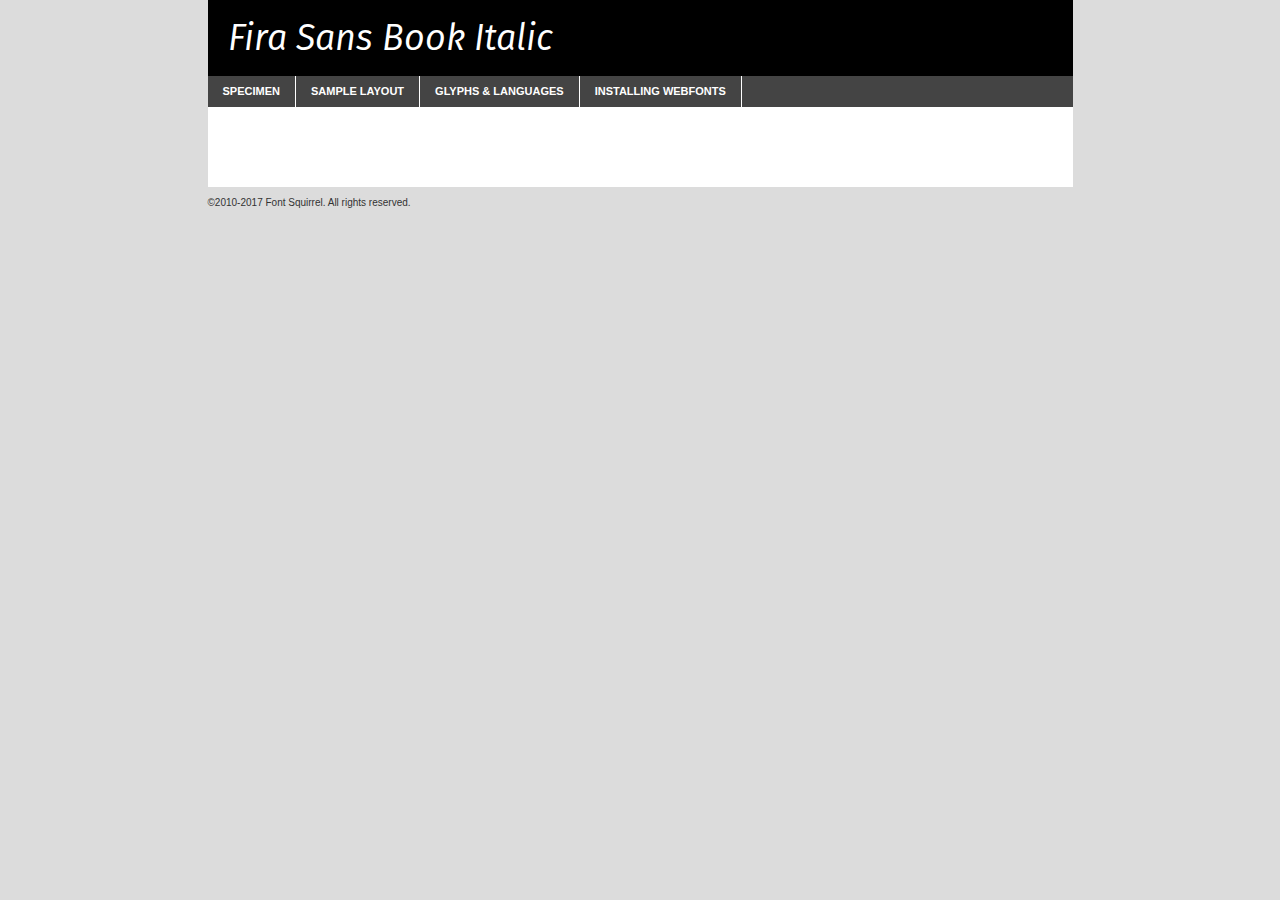
<file: font/firasans-bookitalic-demo.html>
<!DOCTYPE html PUBLIC "-//W3C//DTD XHTML 1.0 Transitional//EN"
        "http://www.w3.org/TR/xhtml1/DTD/xhtml1-transitional.dtd">

<html xmlns="http://www.w3.org/1999/xhtml" xml:lang="en" lang="en">
<head>
    <meta http-equiv="Content-Type" content="text/html; charset=utf-8"/>
    <script src="http://ajax.googleapis.com/ajax/libs/jquery/1.7.2/jquery.min.js" type="text/javascript" charset="utf-8"></script>
    <script type="text/javascript">
		(function($) {
			$.fn.easyTabs = function(option) {
				var param = jQuery.extend({ fadeSpeed: 'fast', defaultContent: 1, activeClass: 'active' }, option);
				$(this).each(function() {
					var thisId = '#' + this.id;
					if ( param.defaultContent == '' )
					{
						param.defaultContent = 1;
					}
					if ( typeof param.defaultContent == 'number' )
					{
						var defaultTab = $(thisId + ' .tabs li:eq(' + (param.defaultContent - 1) + ') a').attr('href').substr(1);
					}
					else
					{
						var defaultTab = param.defaultContent;
					}
					$(thisId + ' .tabs li a').each(function() {
						var tabToHide = $(this).attr('href').substr(1);
						$('#' + tabToHide).addClass('easytabs-tab-content');
					});
					hideAll();
					changeContent(defaultTab);

					function hideAll() {$(thisId + ' .easytabs-tab-content').hide();}

					function changeContent(tabId)
					{
						hideAll();
						$(thisId + ' .tabs li').removeClass(param.activeClass);
						$(thisId + ' .tabs li a[href=#' + tabId + ']').closest('li').addClass(param.activeClass);
						if ( param.fadeSpeed != 'none' )
						{
							$(thisId + ' #' + tabId).fadeIn(param.fadeSpeed);
						}
						else
						{
							$(thisId + ' #' + tabId).show();
						}
					}

					$(thisId + ' .tabs li').click(function() {
						var tabId = $(this).find('a').attr('href').substr(1);
						changeContent(tabId);
						return false;
					});
				});
			}
		})(jQuery);
    </script>
    <link rel="stylesheet" href="specimen_files/specimen_stylesheet.css" type="text/css" charset="utf-8"/>
    <link rel="stylesheet" href="stylesheet.css" type="text/css" charset="utf-8"/>

    <style type="text/css">
        		body {
			font-family: 'fira_sansbook_italic';
        		}

            </style>

    <title>Fira Sans Book Italic Specimen</title>


    <script type="text/javascript" charset="utf-8">
		$(document).ready(function() {
			$('#container').easyTabs({ defaultContent: 1 });
		});
    </script>
</head>

<body>
<div id="container">
    <div id="header">
		Fira Sans Book Italic    </div>
    <ul class="tabs">
        <li><a href="#specimen">Specimen</a></li>
        <li><a href="#layout">Sample Layout</a></li>
		        <li><a href="#glyphs">Glyphs &amp; Languages</a></li>
        <li><a href="#installing">Installing Webfonts</a></li>

    </ul>

    <div id="main_content">


        <div id="specimen">

            <div class="section">
                <div class="grid12 firstcol">
                    <div class="huge">AaBb</div>
                </div>
            </div>

            <div class="section">
                <div class="glyph_range">A&#x200B;B&#x200b;C&#x200b;D&#x200b;E&#x200b;F&#x200b;G&#x200b;H&#x200b;I&#x200b;J&#x200b;K&#x200b;L&#x200b;M&#x200b;N&#x200b;O&#x200b;P&#x200b;Q&#x200b;R&#x200b;S&#x200b;T&#x200b;U&#x200b;V&#x200b;W&#x200b;X&#x200b;Y&#x200b;Z&#x200b;a&#x200b;b&#x200b;c&#x200b;d&#x200b;e&#x200b;f&#x200b;g&#x200b;h&#x200b;i&#x200b;j&#x200b;k&#x200b;l&#x200b;m&#x200b;n&#x200b;o&#x200b;p&#x200b;q&#x200b;r&#x200b;s&#x200b;t&#x200b;u&#x200b;v&#x200b;w&#x200b;x&#x200b;y&#x200b;z&#x200b;1&#x200b;2&#x200b;3&#x200b;4&#x200b;5&#x200b;6&#x200b;7&#x200b;8&#x200b;9&#x200b;0&#x200b;&amp;&#x200b;.&#x200b;,&#x200b;?&#x200b;!&#x200b;&#64;&#x200b;(&#x200b;)&#x200b;#&#x200b;$&#x200b;%&#x200b;*&#x200b;+&#x200b;-&#x200b;=&#x200b;:&#x200b;;</div>
            </div>
            <div class="section">
                <div class="grid12 firstcol">
                    <table class="sample_table">
                        <tr>
                            <td>10</td>
                            <td class="size10">abcdefghijklmnopqrstuvwxyzABCDEFGHIJKLMNOPQRSTUVWXYZ0123456789abcdefghijklmnopqrstuvwxyzABCDEFGHIJKLMNOPQRSTUVWXYZ0123456789abcdefghijklmnopqrstuvwxyzABCDEFGHIJKLMNOPQRSTUVWXYZ</td>
                        </tr>
                        <tr>
                            <td>11</td>
                            <td class="size11">abcdefghijklmnopqrstuvwxyzABCDEFGHIJKLMNOPQRSTUVWXYZ0123456789abcdefghijklmnopqrstuvwxyzABCDEFGHIJKLMNOPQRSTUVWXYZ0123456789abcdefghijklmnopqrstuvwxyzABCDEFGHIJKLMNOPQRSTUVWXYZ</td>
                        </tr>
                        <tr>
                            <td>12</td>
                            <td class="size12">abcdefghijklmnopqrstuvwxyzABCDEFGHIJKLMNOPQRSTUVWXYZ0123456789abcdefghijklmnopqrstuvwxyzABCDEFGHIJKLMNOPQRSTUVWXYZ0123456789abcdefghijklmnopqrstuvwxyzABCDEFGHIJKLMNOPQRSTUVWXYZ</td>
                        </tr>
                        <tr>
                            <td>13</td>
                            <td class="size13">abcdefghijklmnopqrstuvwxyzABCDEFGHIJKLMNOPQRSTUVWXYZ0123456789abcdefghijklmnopqrstuvwxyzABCDEFGHIJKLMNOPQRSTUVWXYZ0123456789abcdefghijklmnopqrstuvwxyzABCDEFGHIJKLMNOPQRSTUVWXYZ</td>
                        </tr>
                        <tr>
                            <td>14</td>
                            <td class="size14">abcdefghijklmnopqrstuvwxyzABCDEFGHIJKLMNOPQRSTUVWXYZ0123456789abcdefghijklmnopqrstuvwxyzABCDEFGHIJKLMNOPQRSTUVWXYZ0123456789abcdefghijklmnopqrstuvwxyzABCDEFGHIJKLMNOPQRSTUVWXYZ</td>
                        </tr>
                        <tr>
                            <td>16</td>
                            <td class="size16">abcdefghijklmnopqrstuvwxyzABCDEFGHIJKLMNOPQRSTUVWXYZ0123456789abcdefghijklmnopqrstuvwxyzABCDEFGHIJKLMNOPQRSTUVWXYZ</td>
                        </tr>
                        <tr>
                            <td>18</td>
                            <td class="size18">abcdefghijklmnopqrstuvwxyzABCDEFGHIJKLMNOPQRSTUVWXYZ0123456789abcdefghijklmnopqrstuvwxyzABCDEFGHIJKLMNOPQRSTUVWXYZ</td>
                        </tr>
                        <tr>
                            <td>20</td>
                            <td class="size20">abcdefghijklmnopqrstuvwxyzABCDEFGHIJKLMNOPQRSTUVWXYZ0123456789abcdefghijklmnopqrstuvwxyzABCDEFGHIJKLMNOPQRSTUVWXYZ</td>
                        </tr>
                        <tr>
                            <td>24</td>
                            <td class="size24">abcdefghijklmnopqrstuvwxyzABCDEFGHIJKLMNOPQRSTUVWXYZ0123456789abcdefghijklmnopqrstuvwxyzABCDEFGHIJKLMNOPQRSTUVWXYZ</td>
                        </tr>
                        <tr>
                            <td>30</td>
                            <td class="size30">abcdefghijklmnopqrstuvwxyzABCDEFGHIJKLMNOPQRSTUVWXYZ0123456789abcdefghijklmnopqrstuvwxyzABCDEFGHIJKLMNOPQRSTUVWXYZ</td>
                        </tr>
                        <tr>
                            <td>36</td>
                            <td class="size36">abcdefghijklmnopqrstuvwxyzABCDEFGHIJKLMNOPQRSTUVWXYZ0123456789abcdefghijklmnopqrstuvwxyzABCDEFGHIJKLMNOPQRSTUVWXYZ</td>
                        </tr>
                        <tr>
                            <td>48</td>
                            <td class="size48">abcdefghijklmnopqrstuvwxyzABCDEFGHIJKLMNOPQRSTUVWXYZ0123456789abcdefghijklmnopqrstuvwxyzABCDEFGHIJKLMNOPQRSTUVWXYZ</td>
                        </tr>
                        <tr>
                            <td>60</td>
                            <td class="size60">abcdefghijklmnopqrstuvwxyzABCDEFGHIJKLMNOPQRSTUVWXYZ0123456789abcdefghijklmnopqrstuvwxyzABCDEFGHIJKLMNOPQRSTUVWXYZ</td>
                        </tr>
                        <tr>
                            <td>72</td>
                            <td class="size72">abcdefghijklmnopqrstuvwxyzABCDEFGHIJKLMNOPQRSTUVWXYZ0123456789abcdefghijklmnopqrstuvwxyzABCDEFGHIJKLMNOPQRSTUVWXYZ</td>
                        </tr>
                        <tr>
                            <td>90</td>
                            <td class="size90">abcdefghijklmnopqrstuvwxyzABCDEFGHIJKLMNOPQRSTUVWXYZ0123456789abcdefghijklmnopqrstuvwxyzABCDEFGHIJKLMNOPQRSTUVWXYZ</td>
                        </tr>
                    </table>

                </div>

            </div>


            <div class="section" id="bodycomparison">


                <div id="xheight">
                    <div class="fontbody">&#x25FC;&#x25FC;&#x25FC;&#x25FC;&#x25FC;&#x25FC;&#x25FC;&#x25FC;&#x25FC;&#x25FC;&#x25FC;&#x25FC;&#x25FC;&#x25FC;&#x25FC;&#x25FC;&#x25FC;&#x25FC;&#x25FC;&#x25FC;&#x25FC;&#x25FC;&#x25FC;&#x25FC;&#x25FC;&#x25FC;&#x25FC;&#x25FC;&#x25FC;&#x25FC;&#x25FC;&#x25FC;&#x25FC;&#x25FC;&#x25FC;&#x25FC;&#x25FC;&#x25FC;&#x25FC;&#x25FC;&#x25FC;&#x25FC;&#x25FC;&#x25FC;&#x25FC;&#x25FC;&#x25FC;&#x25FC;&#x25FC;&#x25FC;&#x25FC;&#x25FC;&#x25FC;&#x25FC;&#x25FC;&#x25FC;&#x25FC;&#x25FC;&#x25FC;&#x25FC;&#x25FC;&#x25FC;&#x25FC;&#x25FC;&#x25FC;&#x25FC;&#x25FC;&#x25FC;&#x25FC;&#x25FC;&#x25FC;&#x25FC;&#x25FC;&#x25FC;&#x25FC;&#x25FC;&#x25FC;&#x25FC;&#x25FC;&#x25FC;&#x25FC;&#x25FC;&#x25FC;&#x25FC;&#x25FC;&#x25FC;&#x25FC;&#x25FC;&#x25FC;&#x25FC;&#x25FC;&#x25FC;&#x25FC;&#x25FC;&#x25FC;&#x25FC;&#x25FC;&#x25FC;&#x25FC;body</div>
                    <div class="arialbody">body</div>
                    <div class="verdanabody">body</div>
                    <div class="georgiabody">body</div>
                </div>
                <div class="fontbody" style="z-index:1">
                    body<span>Fira Sans Book Italic</span>
                </div>
                <div class="arialbody" style="z-index:1">
                    body<span>Arial</span>
                </div>
                <div class="verdanabody" style="z-index:1">
                    body<span>Verdana</span>
                </div>
                <div class="georgiabody" style="z-index:1">
                    body<span>Georgia</span>
                </div>


            </div>


            <div class="section psample psample_row1" id="">

                <div class="grid2 firstcol">
                    <p class="size10"><span>10.</span>Aenean lacinia bibendum nulla sed consectetur. Fusce dapibus, tellus ac cursus commodo, tortor mauris condimentum nibh, ut fermentum massa justo sit amet risus. Nullam id dolor id nibh ultricies vehicula ut id elit. Cum sociis natoque penatibus et magnis dis parturient montes, nascetur ridiculus mus. Nulla vitae elit libero, a pharetra augue.</p>

                </div>
                <div class="grid3">
                    <p class="size11"><span>11.</span>Aenean lacinia bibendum nulla sed consectetur. Fusce dapibus, tellus ac cursus commodo, tortor mauris condimentum nibh, ut fermentum massa justo sit amet risus. Nullam id dolor id nibh ultricies vehicula ut id elit. Cum sociis natoque penatibus et magnis dis parturient montes, nascetur ridiculus mus. Nulla vitae elit libero, a pharetra augue.</p>

                </div>
                <div class="grid3">
                    <p class="size12"><span>12.</span>Aenean lacinia bibendum nulla sed consectetur. Fusce dapibus, tellus ac cursus commodo, tortor mauris condimentum nibh, ut fermentum massa justo sit amet risus. Nullam id dolor id nibh ultricies vehicula ut id elit. Cum sociis natoque penatibus et magnis dis parturient montes, nascetur ridiculus mus. Nulla vitae elit libero, a pharetra augue.</p>

                </div>
                <div class="grid4">
                    <p class="size13"><span>13.</span>Aenean lacinia bibendum nulla sed consectetur. Fusce dapibus, tellus ac cursus commodo, tortor mauris condimentum nibh, ut fermentum massa justo sit amet risus. Nullam id dolor id nibh ultricies vehicula ut id elit. Cum sociis natoque penatibus et magnis dis parturient montes, nascetur ridiculus mus. Nulla vitae elit libero, a pharetra augue.</p>

                </div>
                <div class="white_blend"></div>

            </div>
            <div class="section psample psample_row2" id="">
                <div class="grid3 firstcol">
                    <p class="size14"><span>14.</span>Aenean lacinia bibendum nulla sed consectetur. Fusce dapibus, tellus ac cursus commodo, tortor mauris condimentum nibh, ut fermentum massa justo sit amet risus. Nullam id dolor id nibh ultricies vehicula ut id elit. Cum sociis natoque penatibus et magnis dis parturient montes, nascetur ridiculus mus. Nulla vitae elit libero, a pharetra augue.</p>

                </div>
                <div class="grid4">
                    <p class="size16"><span>16.</span>Aenean lacinia bibendum nulla sed consectetur. Fusce dapibus, tellus ac cursus commodo, tortor mauris condimentum nibh, ut fermentum massa justo sit amet risus. Nullam id dolor id nibh ultricies vehicula ut id elit. Cum sociis natoque penatibus et magnis dis parturient montes, nascetur ridiculus mus. Nulla vitae elit libero, a pharetra augue.</p>

                </div>
                <div class="grid5">
                    <p class="size18"><span>18.</span>Aenean lacinia bibendum nulla sed consectetur. Fusce dapibus, tellus ac cursus commodo, tortor mauris condimentum nibh, ut fermentum massa justo sit amet risus. Nullam id dolor id nibh ultricies vehicula ut id elit. Cum sociis natoque penatibus et magnis dis parturient montes, nascetur ridiculus mus. Nulla vitae elit libero, a pharetra augue.</p>

                </div>

                <div class="white_blend"></div>

            </div>

            <div class="section psample psample_row3" id="">
                <div class="grid5 firstcol">
                    <p class="size20"><span>20.</span>Aenean lacinia bibendum nulla sed consectetur. Fusce dapibus, tellus ac cursus commodo, tortor mauris condimentum nibh, ut fermentum massa justo sit amet risus. Nullam id dolor id nibh ultricies vehicula ut id elit. Cum sociis natoque penatibus et magnis dis parturient montes, nascetur ridiculus mus. Nulla vitae elit libero, a pharetra augue.</p>
                </div>
                <div class="grid7">
                    <p class="size24"><span>24.</span>Aenean lacinia bibendum nulla sed consectetur. Fusce dapibus, tellus ac cursus commodo, tortor mauris condimentum nibh, ut fermentum massa justo sit amet risus. Nullam id dolor id nibh ultricies vehicula ut id elit. Cum sociis natoque penatibus et magnis dis parturient montes, nascetur ridiculus mus. Nulla vitae elit libero, a pharetra augue.</p>
                </div>

                <div class="white_blend"></div>

            </div>

            <div class="section psample psample_row4" id="">
                <div class="grid12 firstcol">
                    <p class="size30"><span>30.</span>Aenean lacinia bibendum nulla sed consectetur. Fusce dapibus, tellus ac cursus commodo, tortor mauris condimentum nibh, ut fermentum massa justo sit amet risus. Nullam id dolor id nibh ultricies vehicula ut id elit. Cum sociis natoque penatibus et magnis dis parturient montes, nascetur ridiculus mus. Nulla vitae elit libero, a pharetra augue.</p>
                </div>
                <div class="white_blend"></div>

            </div>


            <div class="section psample psample_row1 fullreverse">
                <div class="grid2 firstcol">
                    <p class="size10"><span>10.</span>Aenean lacinia bibendum nulla sed consectetur. Fusce dapibus, tellus ac cursus commodo, tortor mauris condimentum nibh, ut fermentum massa justo sit amet risus. Nullam id dolor id nibh ultricies vehicula ut id elit. Cum sociis natoque penatibus et magnis dis parturient montes, nascetur ridiculus mus. Nulla vitae elit libero, a pharetra augue.</p>

                </div>
                <div class="grid3">
                    <p class="size11"><span>11.</span>Aenean lacinia bibendum nulla sed consectetur. Fusce dapibus, tellus ac cursus commodo, tortor mauris condimentum nibh, ut fermentum massa justo sit amet risus. Nullam id dolor id nibh ultricies vehicula ut id elit. Cum sociis natoque penatibus et magnis dis parturient montes, nascetur ridiculus mus. Nulla vitae elit libero, a pharetra augue.</p>

                </div>
                <div class="grid3">
                    <p class="size12"><span>12.</span>Aenean lacinia bibendum nulla sed consectetur. Fusce dapibus, tellus ac cursus commodo, tortor mauris condimentum nibh, ut fermentum massa justo sit amet risus. Nullam id dolor id nibh ultricies vehicula ut id elit. Cum sociis natoque penatibus et magnis dis parturient montes, nascetur ridiculus mus. Nulla vitae elit libero, a pharetra augue.</p>

                </div>
                <div class="grid4">
                    <p class="size13"><span>13.</span>Aenean lacinia bibendum nulla sed consectetur. Fusce dapibus, tellus ac cursus commodo, tortor mauris condimentum nibh, ut fermentum massa justo sit amet risus. Nullam id dolor id nibh ultricies vehicula ut id elit. Cum sociis natoque penatibus et magnis dis parturient montes, nascetur ridiculus mus. Nulla vitae elit libero, a pharetra augue.</p>

                </div>
                <div class="black_blend"></div>

            </div>

            <div class="section psample psample_row2 fullreverse">
                <div class="grid3 firstcol">
                    <p class="size14"><span>14.</span>Aenean lacinia bibendum nulla sed consectetur. Fusce dapibus, tellus ac cursus commodo, tortor mauris condimentum nibh, ut fermentum massa justo sit amet risus. Nullam id dolor id nibh ultricies vehicula ut id elit. Cum sociis natoque penatibus et magnis dis parturient montes, nascetur ridiculus mus. Nulla vitae elit libero, a pharetra augue.</p>

                </div>
                <div class="grid4">
                    <p class="size16"><span>16.</span>Aenean lacinia bibendum nulla sed consectetur. Fusce dapibus, tellus ac cursus commodo, tortor mauris condimentum nibh, ut fermentum massa justo sit amet risus. Nullam id dolor id nibh ultricies vehicula ut id elit. Cum sociis natoque penatibus et magnis dis parturient montes, nascetur ridiculus mus. Nulla vitae elit libero, a pharetra augue.</p>

                </div>
                <div class="grid5">
                    <p class="size18"><span>18.</span>Aenean lacinia bibendum nulla sed consectetur. Fusce dapibus, tellus ac cursus commodo, tortor mauris condimentum nibh, ut fermentum massa justo sit amet risus. Nullam id dolor id nibh ultricies vehicula ut id elit. Cum sociis natoque penatibus et magnis dis parturient montes, nascetur ridiculus mus. Nulla vitae elit libero, a pharetra augue.</p>

                </div>
                <div class="black_blend"></div>

            </div>

            <div class="section psample fullreverse psample_row3" id="">
                <div class="grid5 firstcol">
                    <p class="size20"><span>20.</span>Aenean lacinia bibendum nulla sed consectetur. Fusce dapibus, tellus ac cursus commodo, tortor mauris condimentum nibh, ut fermentum massa justo sit amet risus. Nullam id dolor id nibh ultricies vehicula ut id elit. Cum sociis natoque penatibus et magnis dis parturient montes, nascetur ridiculus mus. Nulla vitae elit libero, a pharetra augue.</p>
                </div>
                <div class="grid7">
                    <p class="size24"><span>24.</span>Aenean lacinia bibendum nulla sed consectetur. Fusce dapibus, tellus ac cursus commodo, tortor mauris condimentum nibh, ut fermentum massa justo sit amet risus. Nullam id dolor id nibh ultricies vehicula ut id elit. Cum sociis natoque penatibus et magnis dis parturient montes, nascetur ridiculus mus. Nulla vitae elit libero, a pharetra augue.</p>
                </div>

                <div class="black_blend"></div>

            </div>

            <div class="section psample fullreverse psample_row4" id="" style="border-bottom: 20px #000 solid;">
                <div class="grid12 firstcol">
                    <p class="size30"><span>30.</span>Aenean lacinia bibendum nulla sed consectetur. Fusce dapibus, tellus ac cursus commodo, tortor mauris condimentum nibh, ut fermentum massa justo sit amet risus. Nullam id dolor id nibh ultricies vehicula ut id elit. Cum sociis natoque penatibus et magnis dis parturient montes, nascetur ridiculus mus. Nulla vitae elit libero, a pharetra augue.</p>
                </div>
                <div class="black_blend"></div>

            </div>


        </div>

        <div id="layout">

            <div class="section">

                <div class="grid12 firstcol">
                    <h1>Lorem Ipsum Dolor</h1>
                    <h2>Etiam porta sem malesuada magna mollis euismod</h2>

                    <p class="byline">By <a href="#link">Aenean Lacinia</a></p>
                </div>
            </div>
            <div class="section">
                <div class="grid8 firstcol">
                    <p class="large">Donec sed odio dui. Morbi leo risus, porta ac consectetur ac, vestibulum at eros. Fusce dapibus, tellus ac cursus commodo, tortor mauris condimentum nibh, ut fermentum massa justo sit amet risus. </p>


                    <h3>Pellentesque ornare sem</h3>

                    <p>Maecenas sed diam eget risus varius blandit sit amet non magna. Maecenas faucibus mollis interdum. Donec ullamcorper nulla non metus auctor fringilla. Nullam id dolor id nibh ultricies vehicula ut id elit. Nullam id dolor id nibh ultricies vehicula ut id elit. </p>

                    <p>Aenean eu leo quam. Pellentesque ornare sem lacinia quam venenatis vestibulum. Lorem ipsum dolor sit amet, consectetur adipiscing elit. Cum sociis natoque penatibus et magnis dis parturient montes, nascetur ridiculus mus. </p>

                    <p>Nulla vitae elit libero, a pharetra augue. Praesent commodo cursus magna, vel scelerisque nisl consectetur et. Aenean lacinia bibendum nulla sed consectetur. </p>

                    <p>Nullam quis risus eget urna mollis ornare vel eu leo. Nullam quis risus eget urna mollis ornare vel eu leo. Maecenas sed diam eget risus varius blandit sit amet non magna. Donec ullamcorper nulla non metus auctor fringilla. </p>

                    <h3>Cras mattis consectetur</h3>

                    <p>Aenean eu leo quam. Pellentesque ornare sem lacinia quam venenatis vestibulum. Aenean lacinia bibendum nulla sed consectetur. Integer posuere erat a ante venenatis dapibus posuere velit aliquet. Cras mattis consectetur purus sit amet fermentum. </p>

                    <p>Nullam id dolor id nibh ultricies vehicula ut id elit. Nullam quis risus eget urna mollis ornare vel eu leo. Cras mattis consectetur purus sit amet fermentum.</p>
                </div>

                <div class="grid4 sidebar">

                    <div class="box reverse">
                        <p class="last">Nullam quis risus eget urna mollis ornare vel eu leo. Donec ullamcorper nulla non metus auctor fringilla. Cras mattis consectetur purus sit amet fermentum. Sed posuere consectetur est at lobortis. Lorem ipsum dolor sit amet, consectetur adipiscing elit. </p>
                    </div>

                    <p class="caption">Maecenas sed diam eget risus varius.</p>

                    <p>Vestibulum id ligula porta felis euismod semper. Integer posuere erat a ante venenatis dapibus posuere velit aliquet. Vestibulum id ligula porta felis euismod semper. Sed posuere consectetur est at lobortis. Maecenas sed diam eget risus varius blandit sit amet non magna. Fusce dapibus, tellus ac cursus commodo, tortor mauris condimentum nibh, ut fermentum massa justo sit amet risus. </p>


                    <p>Duis mollis, est non commodo luctus, nisi erat porttitor ligula, eget lacinia odio sem nec elit. Aenean lacinia bibendum nulla sed consectetur. Vivamus sagittis lacus vel augue laoreet rutrum faucibus dolor auctor. Aenean lacinia bibendum nulla sed consectetur. Nullam quis risus eget urna mollis ornare vel eu leo. </p>

                    <p>Praesent commodo cursus magna, vel scelerisque nisl consectetur et. Donec ullamcorper nulla non metus auctor fringilla. Maecenas faucibus mollis interdum. Fusce dapibus, tellus ac cursus commodo, tortor mauris condimentum nibh, ut fermentum massa justo sit amet risus. </p>

                </div>
            </div>

        </div>


		

        <div id="glyphs">
            <div class="section">
                <div class="grid12 firstcol">

                    <h1>Language Support</h1>
                    <p>The subset of Fira Sans Book Italic in this kit supports the following languages:<br/>

						Afrikaans, Albanian, Basque, Belarusian_lacinka, Bosnian, Breton, Catalan, Chamorro, Chichewa_nyanja, Croatian, Cyrillic, Czech, Danish, Dutch, English, Esperanto, Estonian, Faroese, Finnish, French, Frisian, Galician, German, Greek, Hungarian, Icelandic, Italian, Latvian, Lithuanian, Malagasy, Maltese, Norwegian, Polish, Portuguese, Romanian, Serbian, Slovak, Slovenian, Spanish, Swedish, Turkish, Welsh, Alsatian, Aragonese, Arapaho, Aromanian, Arrernte, Asturian, Aymara, Bislama, Cebuano, Cheyenne, Cimbrian, Corsican, Fijian, French_creole, Friulian, Genoese, Gilbertese, Greenlandic, Guarani, Haitian_creole, Hawaiian, Hiligaynon, Hmong, Hopi, Ibanag, Iloko_ilokano, Indonesian, Interglossa_glosa, Interlingua, Irish_gaelic, Istro-romanian, Jerriais, Kashubian, Kurdish_kurmanji, Ladin, Lojban, Lombard, Low_saxon, Luxembourgeois, Malay_latinized, Manx, Maori, Megleno-romanian, Mikmaq, Mohawk, Nahuatl, Norfolk_pitcairnese, Northern_sotho, Occitan, Oromo, Pangasinan, Papiamento, Piedmontese, Potawatomi, Quechua, Rhaeto-romance, Romansh, Rotokas, Sami_inari, Sami_lule, Sami_northern, Samoan, Sardinian, Scots_gaelic, Seychelles_creole, Shona, Sicilian, Somali, Southern_ndebele, Southern_sotho, Swahili, Swati_swazi, Tagalog_filipino_pilipino, Tahitian, Tausug, Tetum, Tok_pisin, Tongan, Tswana, Turkmen, Turkmen_cyrillic, Turkmen_latinized, Tuvaluan, Ulithian, Uyghur_cyrillic, Uyghur_latinized, Veps, Volapuk, Votic_cyrillic, Votic_latinized, Walloon, Warlpiri, Xhosa, Yapese, Zulu, Latinbasic, Ubasic, Demo, Vietnamese, Moldovan                    </p>
                    <h1>Glyph Chart</h1>
                    <p>The subset of Fira Sans Book Italic in this kit includes all the glyphs listed below. Unicode entities are included above each glyph to help you insert individual characters into your layout.</p>
                    <div id="glyph_chart">

																				                                <div><p>&amp;#13;</p>&#13;</div>
																				                                <div><p>&amp;#32;</p>&#32;</div>
																				                                <div><p>&amp;#33;</p>&#33;</div>
																				                                <div><p>&amp;#34;</p>&#34;</div>
																				                                <div><p>&amp;#35;</p>&#35;</div>
																				                                <div><p>&amp;#36;</p>&#36;</div>
																				                                <div><p>&amp;#37;</p>&#37;</div>
																				                                <div><p>&amp;#38;</p>&#38;</div>
																				                                <div><p>&amp;#39;</p>&#39;</div>
																				                                <div><p>&amp;#40;</p>&#40;</div>
																				                                <div><p>&amp;#41;</p>&#41;</div>
																				                                <div><p>&amp;#42;</p>&#42;</div>
																				                                <div><p>&amp;#43;</p>&#43;</div>
																				                                <div><p>&amp;#44;</p>&#44;</div>
																				                                <div><p>&amp;#45;</p>&#45;</div>
																				                                <div><p>&amp;#46;</p>&#46;</div>
																				                                <div><p>&amp;#47;</p>&#47;</div>
																				                                <div><p>&amp;#48;</p>&#48;</div>
																				                                <div><p>&amp;#49;</p>&#49;</div>
																				                                <div><p>&amp;#50;</p>&#50;</div>
																				                                <div><p>&amp;#51;</p>&#51;</div>
																				                                <div><p>&amp;#52;</p>&#52;</div>
																				                                <div><p>&amp;#53;</p>&#53;</div>
																				                                <div><p>&amp;#54;</p>&#54;</div>
																				                                <div><p>&amp;#55;</p>&#55;</div>
																				                                <div><p>&amp;#56;</p>&#56;</div>
																				                                <div><p>&amp;#57;</p>&#57;</div>
																				                                <div><p>&amp;#58;</p>&#58;</div>
																				                                <div><p>&amp;#59;</p>&#59;</div>
																				                                <div><p>&amp;#60;</p>&#60;</div>
																				                                <div><p>&amp;#61;</p>&#61;</div>
																				                                <div><p>&amp;#62;</p>&#62;</div>
																				                                <div><p>&amp;#63;</p>&#63;</div>
																				                                <div><p>&amp;#64;</p>&#64;</div>
																				                                <div><p>&amp;#65;</p>&#65;</div>
																				                                <div><p>&amp;#66;</p>&#66;</div>
																				                                <div><p>&amp;#67;</p>&#67;</div>
																				                                <div><p>&amp;#68;</p>&#68;</div>
																				                                <div><p>&amp;#69;</p>&#69;</div>
																				                                <div><p>&amp;#70;</p>&#70;</div>
																				                                <div><p>&amp;#71;</p>&#71;</div>
																				                                <div><p>&amp;#72;</p>&#72;</div>
																				                                <div><p>&amp;#73;</p>&#73;</div>
																				                                <div><p>&amp;#74;</p>&#74;</div>
																				                                <div><p>&amp;#75;</p>&#75;</div>
																				                                <div><p>&amp;#76;</p>&#76;</div>
																				                                <div><p>&amp;#77;</p>&#77;</div>
																				                                <div><p>&amp;#78;</p>&#78;</div>
																				                                <div><p>&amp;#79;</p>&#79;</div>
																				                                <div><p>&amp;#80;</p>&#80;</div>
																				                                <div><p>&amp;#81;</p>&#81;</div>
																				                                <div><p>&amp;#82;</p>&#82;</div>
																				                                <div><p>&amp;#83;</p>&#83;</div>
																				                                <div><p>&amp;#84;</p>&#84;</div>
																				                                <div><p>&amp;#85;</p>&#85;</div>
																				                                <div><p>&amp;#86;</p>&#86;</div>
																				                                <div><p>&amp;#87;</p>&#87;</div>
																				                                <div><p>&amp;#88;</p>&#88;</div>
																				                                <div><p>&amp;#89;</p>&#89;</div>
																				                                <div><p>&amp;#90;</p>&#90;</div>
																				                                <div><p>&amp;#91;</p>&#91;</div>
																				                                <div><p>&amp;#92;</p>&#92;</div>
																				                                <div><p>&amp;#93;</p>&#93;</div>
																				                                <div><p>&amp;#94;</p>&#94;</div>
																				                                <div><p>&amp;#95;</p>&#95;</div>
																				                                <div><p>&amp;#96;</p>&#96;</div>
																				                                <div><p>&amp;#97;</p>&#97;</div>
																				                                <div><p>&amp;#98;</p>&#98;</div>
																				                                <div><p>&amp;#99;</p>&#99;</div>
																				                                <div><p>&amp;#100;</p>&#100;</div>
																				                                <div><p>&amp;#101;</p>&#101;</div>
																				                                <div><p>&amp;#102;</p>&#102;</div>
																				                                <div><p>&amp;#103;</p>&#103;</div>
																				                                <div><p>&amp;#104;</p>&#104;</div>
																				                                <div><p>&amp;#105;</p>&#105;</div>
																				                                <div><p>&amp;#106;</p>&#106;</div>
																				                                <div><p>&amp;#107;</p>&#107;</div>
																				                                <div><p>&amp;#108;</p>&#108;</div>
																				                                <div><p>&amp;#109;</p>&#109;</div>
																				                                <div><p>&amp;#110;</p>&#110;</div>
																				                                <div><p>&amp;#111;</p>&#111;</div>
																				                                <div><p>&amp;#112;</p>&#112;</div>
																				                                <div><p>&amp;#113;</p>&#113;</div>
																				                                <div><p>&amp;#114;</p>&#114;</div>
																				                                <div><p>&amp;#115;</p>&#115;</div>
																				                                <div><p>&amp;#116;</p>&#116;</div>
																				                                <div><p>&amp;#117;</p>&#117;</div>
																				                                <div><p>&amp;#118;</p>&#118;</div>
																				                                <div><p>&amp;#119;</p>&#119;</div>
																				                                <div><p>&amp;#120;</p>&#120;</div>
																				                                <div><p>&amp;#121;</p>&#121;</div>
																				                                <div><p>&amp;#122;</p>&#122;</div>
																				                                <div><p>&amp;#123;</p>&#123;</div>
																				                                <div><p>&amp;#124;</p>&#124;</div>
																				                                <div><p>&amp;#125;</p>&#125;</div>
																				                                <div><p>&amp;#126;</p>&#126;</div>
																				                                <div><p>&amp;#160;</p>&#160;</div>
																				                                <div><p>&amp;#161;</p>&#161;</div>
																				                                <div><p>&amp;#162;</p>&#162;</div>
																				                                <div><p>&amp;#163;</p>&#163;</div>
																				                                <div><p>&amp;#164;</p>&#164;</div>
																				                                <div><p>&amp;#165;</p>&#165;</div>
																				                                <div><p>&amp;#166;</p>&#166;</div>
																				                                <div><p>&amp;#167;</p>&#167;</div>
																				                                <div><p>&amp;#168;</p>&#168;</div>
																				                                <div><p>&amp;#169;</p>&#169;</div>
																				                                <div><p>&amp;#170;</p>&#170;</div>
																				                                <div><p>&amp;#171;</p>&#171;</div>
																				                                <div><p>&amp;#172;</p>&#172;</div>
																				                                <div><p>&amp;#173;</p>&#173;</div>
																				                                <div><p>&amp;#174;</p>&#174;</div>
																				                                <div><p>&amp;#175;</p>&#175;</div>
																				                                <div><p>&amp;#176;</p>&#176;</div>
																				                                <div><p>&amp;#177;</p>&#177;</div>
																				                                <div><p>&amp;#178;</p>&#178;</div>
																				                                <div><p>&amp;#179;</p>&#179;</div>
																				                                <div><p>&amp;#180;</p>&#180;</div>
																				                                <div><p>&amp;#181;</p>&#181;</div>
																				                                <div><p>&amp;#182;</p>&#182;</div>
																				                                <div><p>&amp;#183;</p>&#183;</div>
																				                                <div><p>&amp;#184;</p>&#184;</div>
																				                                <div><p>&amp;#185;</p>&#185;</div>
																				                                <div><p>&amp;#186;</p>&#186;</div>
																				                                <div><p>&amp;#187;</p>&#187;</div>
																				                                <div><p>&amp;#188;</p>&#188;</div>
																				                                <div><p>&amp;#189;</p>&#189;</div>
																				                                <div><p>&amp;#190;</p>&#190;</div>
																				                                <div><p>&amp;#191;</p>&#191;</div>
																				                                <div><p>&amp;#192;</p>&#192;</div>
																				                                <div><p>&amp;#193;</p>&#193;</div>
																				                                <div><p>&amp;#194;</p>&#194;</div>
																				                                <div><p>&amp;#195;</p>&#195;</div>
																				                                <div><p>&amp;#196;</p>&#196;</div>
																				                                <div><p>&amp;#197;</p>&#197;</div>
																				                                <div><p>&amp;#198;</p>&#198;</div>
																				                                <div><p>&amp;#199;</p>&#199;</div>
																				                                <div><p>&amp;#200;</p>&#200;</div>
																				                                <div><p>&amp;#201;</p>&#201;</div>
																				                                <div><p>&amp;#202;</p>&#202;</div>
																				                                <div><p>&amp;#203;</p>&#203;</div>
																				                                <div><p>&amp;#204;</p>&#204;</div>
																				                                <div><p>&amp;#205;</p>&#205;</div>
																				                                <div><p>&amp;#206;</p>&#206;</div>
																				                                <div><p>&amp;#207;</p>&#207;</div>
																				                                <div><p>&amp;#208;</p>&#208;</div>
																				                                <div><p>&amp;#209;</p>&#209;</div>
																				                                <div><p>&amp;#210;</p>&#210;</div>
																				                                <div><p>&amp;#211;</p>&#211;</div>
																				                                <div><p>&amp;#212;</p>&#212;</div>
																				                                <div><p>&amp;#213;</p>&#213;</div>
																				                                <div><p>&amp;#214;</p>&#214;</div>
																				                                <div><p>&amp;#215;</p>&#215;</div>
																				                                <div><p>&amp;#216;</p>&#216;</div>
																				                                <div><p>&amp;#217;</p>&#217;</div>
																				                                <div><p>&amp;#218;</p>&#218;</div>
																				                                <div><p>&amp;#219;</p>&#219;</div>
																				                                <div><p>&amp;#220;</p>&#220;</div>
																				                                <div><p>&amp;#221;</p>&#221;</div>
																				                                <div><p>&amp;#222;</p>&#222;</div>
																				                                <div><p>&amp;#223;</p>&#223;</div>
																				                                <div><p>&amp;#224;</p>&#224;</div>
																				                                <div><p>&amp;#225;</p>&#225;</div>
																				                                <div><p>&amp;#226;</p>&#226;</div>
																				                                <div><p>&amp;#227;</p>&#227;</div>
																				                                <div><p>&amp;#228;</p>&#228;</div>
																				                                <div><p>&amp;#229;</p>&#229;</div>
																				                                <div><p>&amp;#230;</p>&#230;</div>
																				                                <div><p>&amp;#231;</p>&#231;</div>
																				                                <div><p>&amp;#232;</p>&#232;</div>
																				                                <div><p>&amp;#233;</p>&#233;</div>
																				                                <div><p>&amp;#234;</p>&#234;</div>
																				                                <div><p>&amp;#235;</p>&#235;</div>
																				                                <div><p>&amp;#236;</p>&#236;</div>
																				                                <div><p>&amp;#237;</p>&#237;</div>
																				                                <div><p>&amp;#238;</p>&#238;</div>
																				                                <div><p>&amp;#239;</p>&#239;</div>
																				                                <div><p>&amp;#240;</p>&#240;</div>
																				                                <div><p>&amp;#241;</p>&#241;</div>
																				                                <div><p>&amp;#242;</p>&#242;</div>
																				                                <div><p>&amp;#243;</p>&#243;</div>
																				                                <div><p>&amp;#244;</p>&#244;</div>
																				                                <div><p>&amp;#245;</p>&#245;</div>
																				                                <div><p>&amp;#246;</p>&#246;</div>
																				                                <div><p>&amp;#247;</p>&#247;</div>
																				                                <div><p>&amp;#248;</p>&#248;</div>
																				                                <div><p>&amp;#249;</p>&#249;</div>
																				                                <div><p>&amp;#250;</p>&#250;</div>
																				                                <div><p>&amp;#251;</p>&#251;</div>
																				                                <div><p>&amp;#252;</p>&#252;</div>
																				                                <div><p>&amp;#253;</p>&#253;</div>
																				                                <div><p>&amp;#254;</p>&#254;</div>
																				                                <div><p>&amp;#255;</p>&#255;</div>
																				                                <div><p>&amp;#256;</p>&#256;</div>
																				                                <div><p>&amp;#257;</p>&#257;</div>
																				                                <div><p>&amp;#258;</p>&#258;</div>
																				                                <div><p>&amp;#259;</p>&#259;</div>
																				                                <div><p>&amp;#260;</p>&#260;</div>
																				                                <div><p>&amp;#261;</p>&#261;</div>
																				                                <div><p>&amp;#262;</p>&#262;</div>
																				                                <div><p>&amp;#263;</p>&#263;</div>
																				                                <div><p>&amp;#264;</p>&#264;</div>
																				                                <div><p>&amp;#265;</p>&#265;</div>
																				                                <div><p>&amp;#266;</p>&#266;</div>
																				                                <div><p>&amp;#267;</p>&#267;</div>
																				                                <div><p>&amp;#268;</p>&#268;</div>
																				                                <div><p>&amp;#269;</p>&#269;</div>
																				                                <div><p>&amp;#270;</p>&#270;</div>
																				                                <div><p>&amp;#271;</p>&#271;</div>
																				                                <div><p>&amp;#272;</p>&#272;</div>
																				                                <div><p>&amp;#273;</p>&#273;</div>
																				                                <div><p>&amp;#274;</p>&#274;</div>
																				                                <div><p>&amp;#275;</p>&#275;</div>
																				                                <div><p>&amp;#276;</p>&#276;</div>
																				                                <div><p>&amp;#277;</p>&#277;</div>
																				                                <div><p>&amp;#278;</p>&#278;</div>
																				                                <div><p>&amp;#279;</p>&#279;</div>
																				                                <div><p>&amp;#280;</p>&#280;</div>
																				                                <div><p>&amp;#281;</p>&#281;</div>
																				                                <div><p>&amp;#282;</p>&#282;</div>
																				                                <div><p>&amp;#283;</p>&#283;</div>
																				                                <div><p>&amp;#284;</p>&#284;</div>
																				                                <div><p>&amp;#285;</p>&#285;</div>
																				                                <div><p>&amp;#286;</p>&#286;</div>
																				                                <div><p>&amp;#287;</p>&#287;</div>
																				                                <div><p>&amp;#288;</p>&#288;</div>
																				                                <div><p>&amp;#289;</p>&#289;</div>
																				                                <div><p>&amp;#290;</p>&#290;</div>
																				                                <div><p>&amp;#291;</p>&#291;</div>
																				                                <div><p>&amp;#292;</p>&#292;</div>
																				                                <div><p>&amp;#293;</p>&#293;</div>
																				                                <div><p>&amp;#294;</p>&#294;</div>
																				                                <div><p>&amp;#295;</p>&#295;</div>
																				                                <div><p>&amp;#296;</p>&#296;</div>
																				                                <div><p>&amp;#297;</p>&#297;</div>
																				                                <div><p>&amp;#298;</p>&#298;</div>
																				                                <div><p>&amp;#299;</p>&#299;</div>
																				                                <div><p>&amp;#300;</p>&#300;</div>
																				                                <div><p>&amp;#301;</p>&#301;</div>
																				                                <div><p>&amp;#302;</p>&#302;</div>
																				                                <div><p>&amp;#303;</p>&#303;</div>
																				                                <div><p>&amp;#304;</p>&#304;</div>
																				                                <div><p>&amp;#305;</p>&#305;</div>
																				                                <div><p>&amp;#306;</p>&#306;</div>
																				                                <div><p>&amp;#307;</p>&#307;</div>
																				                                <div><p>&amp;#308;</p>&#308;</div>
																				                                <div><p>&amp;#309;</p>&#309;</div>
																				                                <div><p>&amp;#310;</p>&#310;</div>
																				                                <div><p>&amp;#311;</p>&#311;</div>
																				                                <div><p>&amp;#312;</p>&#312;</div>
																				                                <div><p>&amp;#313;</p>&#313;</div>
																				                                <div><p>&amp;#314;</p>&#314;</div>
																				                                <div><p>&amp;#315;</p>&#315;</div>
																				                                <div><p>&amp;#316;</p>&#316;</div>
																				                                <div><p>&amp;#317;</p>&#317;</div>
																				                                <div><p>&amp;#318;</p>&#318;</div>
																				                                <div><p>&amp;#319;</p>&#319;</div>
																				                                <div><p>&amp;#320;</p>&#320;</div>
																				                                <div><p>&amp;#321;</p>&#321;</div>
																				                                <div><p>&amp;#322;</p>&#322;</div>
																				                                <div><p>&amp;#323;</p>&#323;</div>
																				                                <div><p>&amp;#324;</p>&#324;</div>
																				                                <div><p>&amp;#325;</p>&#325;</div>
																				                                <div><p>&amp;#326;</p>&#326;</div>
																				                                <div><p>&amp;#327;</p>&#327;</div>
																				                                <div><p>&amp;#328;</p>&#328;</div>
																				                                <div><p>&amp;#329;</p>&#329;</div>
																				                                <div><p>&amp;#330;</p>&#330;</div>
																				                                <div><p>&amp;#331;</p>&#331;</div>
																				                                <div><p>&amp;#332;</p>&#332;</div>
																				                                <div><p>&amp;#333;</p>&#333;</div>
																				                                <div><p>&amp;#334;</p>&#334;</div>
																				                                <div><p>&amp;#335;</p>&#335;</div>
																				                                <div><p>&amp;#336;</p>&#336;</div>
																				                                <div><p>&amp;#337;</p>&#337;</div>
																				                                <div><p>&amp;#338;</p>&#338;</div>
																				                                <div><p>&amp;#339;</p>&#339;</div>
																				                                <div><p>&amp;#340;</p>&#340;</div>
																				                                <div><p>&amp;#341;</p>&#341;</div>
																				                                <div><p>&amp;#342;</p>&#342;</div>
																				                                <div><p>&amp;#343;</p>&#343;</div>
																				                                <div><p>&amp;#344;</p>&#344;</div>
																				                                <div><p>&amp;#345;</p>&#345;</div>
																				                                <div><p>&amp;#346;</p>&#346;</div>
																				                                <div><p>&amp;#347;</p>&#347;</div>
																				                                <div><p>&amp;#348;</p>&#348;</div>
																				                                <div><p>&amp;#349;</p>&#349;</div>
																				                                <div><p>&amp;#350;</p>&#350;</div>
																				                                <div><p>&amp;#351;</p>&#351;</div>
																				                                <div><p>&amp;#352;</p>&#352;</div>
																				                                <div><p>&amp;#353;</p>&#353;</div>
																				                                <div><p>&amp;#354;</p>&#354;</div>
																				                                <div><p>&amp;#355;</p>&#355;</div>
																				                                <div><p>&amp;#356;</p>&#356;</div>
																				                                <div><p>&amp;#357;</p>&#357;</div>
																				                                <div><p>&amp;#358;</p>&#358;</div>
																				                                <div><p>&amp;#359;</p>&#359;</div>
																				                                <div><p>&amp;#360;</p>&#360;</div>
																				                                <div><p>&amp;#361;</p>&#361;</div>
																				                                <div><p>&amp;#362;</p>&#362;</div>
																				                                <div><p>&amp;#363;</p>&#363;</div>
																				                                <div><p>&amp;#364;</p>&#364;</div>
																				                                <div><p>&amp;#365;</p>&#365;</div>
																				                                <div><p>&amp;#366;</p>&#366;</div>
																				                                <div><p>&amp;#367;</p>&#367;</div>
																				                                <div><p>&amp;#368;</p>&#368;</div>
																				                                <div><p>&amp;#369;</p>&#369;</div>
																				                                <div><p>&amp;#370;</p>&#370;</div>
																				                                <div><p>&amp;#371;</p>&#371;</div>
																				                                <div><p>&amp;#372;</p>&#372;</div>
																				                                <div><p>&amp;#373;</p>&#373;</div>
																				                                <div><p>&amp;#374;</p>&#374;</div>
																				                                <div><p>&amp;#375;</p>&#375;</div>
																				                                <div><p>&amp;#376;</p>&#376;</div>
																				                                <div><p>&amp;#377;</p>&#377;</div>
																				                                <div><p>&amp;#378;</p>&#378;</div>
																				                                <div><p>&amp;#379;</p>&#379;</div>
																				                                <div><p>&amp;#380;</p>&#380;</div>
																				                                <div><p>&amp;#381;</p>&#381;</div>
																				                                <div><p>&amp;#382;</p>&#382;</div>
																				                                <div><p>&amp;#383;</p>&#383;</div>
																				                                <div><p>&amp;#384;</p>&#384;</div>
																				                                <div><p>&amp;#385;</p>&#385;</div>
																				                                <div><p>&amp;#386;</p>&#386;</div>
																				                                <div><p>&amp;#387;</p>&#387;</div>
																				                                <div><p>&amp;#388;</p>&#388;</div>
																				                                <div><p>&amp;#389;</p>&#389;</div>
																				                                <div><p>&amp;#390;</p>&#390;</div>
																				                                <div><p>&amp;#391;</p>&#391;</div>
																				                                <div><p>&amp;#392;</p>&#392;</div>
																				                                <div><p>&amp;#393;</p>&#393;</div>
																				                                <div><p>&amp;#394;</p>&#394;</div>
																				                                <div><p>&amp;#395;</p>&#395;</div>
																				                                <div><p>&amp;#396;</p>&#396;</div>
																				                                <div><p>&amp;#397;</p>&#397;</div>
																				                                <div><p>&amp;#398;</p>&#398;</div>
																				                                <div><p>&amp;#399;</p>&#399;</div>
																				                                <div><p>&amp;#400;</p>&#400;</div>
																				                                <div><p>&amp;#401;</p>&#401;</div>
																				                                <div><p>&amp;#402;</p>&#402;</div>
																				                                <div><p>&amp;#403;</p>&#403;</div>
																				                                <div><p>&amp;#404;</p>&#404;</div>
																				                                <div><p>&amp;#405;</p>&#405;</div>
																				                                <div><p>&amp;#406;</p>&#406;</div>
																				                                <div><p>&amp;#407;</p>&#407;</div>
																				                                <div><p>&amp;#408;</p>&#408;</div>
																				                                <div><p>&amp;#409;</p>&#409;</div>
																				                                <div><p>&amp;#410;</p>&#410;</div>
																				                                <div><p>&amp;#411;</p>&#411;</div>
																				                                <div><p>&amp;#412;</p>&#412;</div>
																				                                <div><p>&amp;#413;</p>&#413;</div>
																				                                <div><p>&amp;#414;</p>&#414;</div>
																				                                <div><p>&amp;#415;</p>&#415;</div>
																				                                <div><p>&amp;#416;</p>&#416;</div>
																				                                <div><p>&amp;#417;</p>&#417;</div>
																				                                <div><p>&amp;#418;</p>&#418;</div>
																				                                <div><p>&amp;#419;</p>&#419;</div>
																				                                <div><p>&amp;#420;</p>&#420;</div>
																				                                <div><p>&amp;#421;</p>&#421;</div>
																				                                <div><p>&amp;#422;</p>&#422;</div>
																				                                <div><p>&amp;#423;</p>&#423;</div>
																				                                <div><p>&amp;#424;</p>&#424;</div>
																				                                <div><p>&amp;#425;</p>&#425;</div>
																				                                <div><p>&amp;#426;</p>&#426;</div>
																				                                <div><p>&amp;#427;</p>&#427;</div>
																				                                <div><p>&amp;#428;</p>&#428;</div>
																				                                <div><p>&amp;#429;</p>&#429;</div>
																				                                <div><p>&amp;#430;</p>&#430;</div>
																				                                <div><p>&amp;#431;</p>&#431;</div>
																				                                <div><p>&amp;#432;</p>&#432;</div>
																				                                <div><p>&amp;#433;</p>&#433;</div>
																				                                <div><p>&amp;#434;</p>&#434;</div>
																				                                <div><p>&amp;#435;</p>&#435;</div>
																				                                <div><p>&amp;#436;</p>&#436;</div>
																				                                <div><p>&amp;#437;</p>&#437;</div>
																				                                <div><p>&amp;#438;</p>&#438;</div>
																				                                <div><p>&amp;#439;</p>&#439;</div>
																				                                <div><p>&amp;#440;</p>&#440;</div>
																				                                <div><p>&amp;#441;</p>&#441;</div>
																				                                <div><p>&amp;#442;</p>&#442;</div>
																				                                <div><p>&amp;#443;</p>&#443;</div>
																				                                <div><p>&amp;#444;</p>&#444;</div>
																				                                <div><p>&amp;#445;</p>&#445;</div>
																				                                <div><p>&amp;#446;</p>&#446;</div>
																				                                <div><p>&amp;#447;</p>&#447;</div>
																				                                <div><p>&amp;#448;</p>&#448;</div>
																				                                <div><p>&amp;#449;</p>&#449;</div>
																				                                <div><p>&amp;#450;</p>&#450;</div>
																				                                <div><p>&amp;#451;</p>&#451;</div>
																				                                <div><p>&amp;#452;</p>&#452;</div>
																				                                <div><p>&amp;#453;</p>&#453;</div>
																				                                <div><p>&amp;#454;</p>&#454;</div>
																				                                <div><p>&amp;#455;</p>&#455;</div>
																				                                <div><p>&amp;#456;</p>&#456;</div>
																				                                <div><p>&amp;#457;</p>&#457;</div>
																				                                <div><p>&amp;#458;</p>&#458;</div>
																				                                <div><p>&amp;#459;</p>&#459;</div>
																				                                <div><p>&amp;#460;</p>&#460;</div>
																				                                <div><p>&amp;#461;</p>&#461;</div>
																				                                <div><p>&amp;#462;</p>&#462;</div>
																				                                <div><p>&amp;#463;</p>&#463;</div>
																				                                <div><p>&amp;#464;</p>&#464;</div>
																				                                <div><p>&amp;#465;</p>&#465;</div>
																				                                <div><p>&amp;#466;</p>&#466;</div>
																				                                <div><p>&amp;#467;</p>&#467;</div>
																				                                <div><p>&amp;#468;</p>&#468;</div>
																				                                <div><p>&amp;#469;</p>&#469;</div>
																				                                <div><p>&amp;#470;</p>&#470;</div>
																				                                <div><p>&amp;#471;</p>&#471;</div>
																				                                <div><p>&amp;#472;</p>&#472;</div>
																				                                <div><p>&amp;#473;</p>&#473;</div>
																				                                <div><p>&amp;#474;</p>&#474;</div>
																				                                <div><p>&amp;#475;</p>&#475;</div>
																				                                <div><p>&amp;#476;</p>&#476;</div>
																				                                <div><p>&amp;#477;</p>&#477;</div>
																				                                <div><p>&amp;#478;</p>&#478;</div>
																				                                <div><p>&amp;#479;</p>&#479;</div>
																				                                <div><p>&amp;#480;</p>&#480;</div>
																				                                <div><p>&amp;#481;</p>&#481;</div>
																				                                <div><p>&amp;#482;</p>&#482;</div>
																				                                <div><p>&amp;#483;</p>&#483;</div>
																				                                <div><p>&amp;#484;</p>&#484;</div>
																				                                <div><p>&amp;#485;</p>&#485;</div>
																				                                <div><p>&amp;#486;</p>&#486;</div>
																				                                <div><p>&amp;#487;</p>&#487;</div>
																				                                <div><p>&amp;#488;</p>&#488;</div>
																				                                <div><p>&amp;#489;</p>&#489;</div>
																				                                <div><p>&amp;#490;</p>&#490;</div>
																				                                <div><p>&amp;#491;</p>&#491;</div>
																				                                <div><p>&amp;#492;</p>&#492;</div>
																				                                <div><p>&amp;#493;</p>&#493;</div>
																				                                <div><p>&amp;#494;</p>&#494;</div>
																				                                <div><p>&amp;#495;</p>&#495;</div>
																				                                <div><p>&amp;#496;</p>&#496;</div>
																				                                <div><p>&amp;#497;</p>&#497;</div>
																				                                <div><p>&amp;#498;</p>&#498;</div>
																				                                <div><p>&amp;#499;</p>&#499;</div>
																				                                <div><p>&amp;#500;</p>&#500;</div>
																				                                <div><p>&amp;#501;</p>&#501;</div>
																				                                <div><p>&amp;#502;</p>&#502;</div>
																				                                <div><p>&amp;#503;</p>&#503;</div>
																				                                <div><p>&amp;#504;</p>&#504;</div>
																				                                <div><p>&amp;#505;</p>&#505;</div>
																				                                <div><p>&amp;#506;</p>&#506;</div>
																				                                <div><p>&amp;#507;</p>&#507;</div>
																				                                <div><p>&amp;#508;</p>&#508;</div>
																				                                <div><p>&amp;#509;</p>&#509;</div>
																				                                <div><p>&amp;#510;</p>&#510;</div>
																				                                <div><p>&amp;#511;</p>&#511;</div>
																				                                <div><p>&amp;#512;</p>&#512;</div>
																				                                <div><p>&amp;#513;</p>&#513;</div>
																				                                <div><p>&amp;#514;</p>&#514;</div>
																				                                <div><p>&amp;#515;</p>&#515;</div>
																				                                <div><p>&amp;#516;</p>&#516;</div>
																				                                <div><p>&amp;#517;</p>&#517;</div>
																				                                <div><p>&amp;#518;</p>&#518;</div>
																				                                <div><p>&amp;#519;</p>&#519;</div>
																				                                <div><p>&amp;#520;</p>&#520;</div>
																				                                <div><p>&amp;#521;</p>&#521;</div>
																				                                <div><p>&amp;#522;</p>&#522;</div>
																				                                <div><p>&amp;#523;</p>&#523;</div>
																				                                <div><p>&amp;#524;</p>&#524;</div>
																				                                <div><p>&amp;#525;</p>&#525;</div>
																				                                <div><p>&amp;#526;</p>&#526;</div>
																				                                <div><p>&amp;#527;</p>&#527;</div>
																				                                <div><p>&amp;#528;</p>&#528;</div>
																				                                <div><p>&amp;#529;</p>&#529;</div>
																				                                <div><p>&amp;#530;</p>&#530;</div>
																				                                <div><p>&amp;#531;</p>&#531;</div>
																				                                <div><p>&amp;#532;</p>&#532;</div>
																				                                <div><p>&amp;#533;</p>&#533;</div>
																				                                <div><p>&amp;#534;</p>&#534;</div>
																				                                <div><p>&amp;#535;</p>&#535;</div>
																				                                <div><p>&amp;#536;</p>&#536;</div>
																				                                <div><p>&amp;#537;</p>&#537;</div>
																				                                <div><p>&amp;#538;</p>&#538;</div>
																				                                <div><p>&amp;#539;</p>&#539;</div>
																				                                <div><p>&amp;#540;</p>&#540;</div>
																				                                <div><p>&amp;#541;</p>&#541;</div>
																				                                <div><p>&amp;#542;</p>&#542;</div>
																				                                <div><p>&amp;#543;</p>&#543;</div>
																				                                <div><p>&amp;#544;</p>&#544;</div>
																				                                <div><p>&amp;#545;</p>&#545;</div>
																				                                <div><p>&amp;#546;</p>&#546;</div>
																				                                <div><p>&amp;#547;</p>&#547;</div>
																				                                <div><p>&amp;#548;</p>&#548;</div>
																				                                <div><p>&amp;#549;</p>&#549;</div>
																				                                <div><p>&amp;#550;</p>&#550;</div>
																				                                <div><p>&amp;#551;</p>&#551;</div>
																				                                <div><p>&amp;#552;</p>&#552;</div>
																				                                <div><p>&amp;#553;</p>&#553;</div>
																				                                <div><p>&amp;#554;</p>&#554;</div>
																				                                <div><p>&amp;#555;</p>&#555;</div>
																				                                <div><p>&amp;#556;</p>&#556;</div>
																				                                <div><p>&amp;#557;</p>&#557;</div>
																				                                <div><p>&amp;#558;</p>&#558;</div>
																				                                <div><p>&amp;#559;</p>&#559;</div>
																				                                <div><p>&amp;#560;</p>&#560;</div>
																				                                <div><p>&amp;#561;</p>&#561;</div>
																				                                <div><p>&amp;#562;</p>&#562;</div>
																				                                <div><p>&amp;#563;</p>&#563;</div>
																				                                <div><p>&amp;#564;</p>&#564;</div>
																				                                <div><p>&amp;#565;</p>&#565;</div>
																				                                <div><p>&amp;#566;</p>&#566;</div>
																				                                <div><p>&amp;#567;</p>&#567;</div>
																				                                <div><p>&amp;#568;</p>&#568;</div>
																				                                <div><p>&amp;#569;</p>&#569;</div>
																				                                <div><p>&amp;#570;</p>&#570;</div>
																				                                <div><p>&amp;#571;</p>&#571;</div>
																				                                <div><p>&amp;#572;</p>&#572;</div>
																				                                <div><p>&amp;#573;</p>&#573;</div>
																				                                <div><p>&amp;#574;</p>&#574;</div>
																				                                <div><p>&amp;#575;</p>&#575;</div>
																				                                <div><p>&amp;#576;</p>&#576;</div>
																				                                <div><p>&amp;#577;</p>&#577;</div>
																				                                <div><p>&amp;#578;</p>&#578;</div>
																				                                <div><p>&amp;#579;</p>&#579;</div>
																				                                <div><p>&amp;#580;</p>&#580;</div>
																				                                <div><p>&amp;#581;</p>&#581;</div>
																				                                <div><p>&amp;#582;</p>&#582;</div>
																				                                <div><p>&amp;#583;</p>&#583;</div>
																				                                <div><p>&amp;#584;</p>&#584;</div>
																				                                <div><p>&amp;#585;</p>&#585;</div>
																				                                <div><p>&amp;#586;</p>&#586;</div>
																				                                <div><p>&amp;#587;</p>&#587;</div>
																				                                <div><p>&amp;#588;</p>&#588;</div>
																				                                <div><p>&amp;#589;</p>&#589;</div>
																				                                <div><p>&amp;#590;</p>&#590;</div>
																				                                <div><p>&amp;#591;</p>&#591;</div>
																				                                <div><p>&amp;#592;</p>&#592;</div>
																				                                <div><p>&amp;#593;</p>&#593;</div>
																				                                <div><p>&amp;#594;</p>&#594;</div>
																				                                <div><p>&amp;#595;</p>&#595;</div>
																				                                <div><p>&amp;#596;</p>&#596;</div>
																				                                <div><p>&amp;#597;</p>&#597;</div>
																				                                <div><p>&amp;#598;</p>&#598;</div>
																				                                <div><p>&amp;#599;</p>&#599;</div>
																				                                <div><p>&amp;#600;</p>&#600;</div>
																				                                <div><p>&amp;#601;</p>&#601;</div>
																				                                <div><p>&amp;#602;</p>&#602;</div>
																				                                <div><p>&amp;#603;</p>&#603;</div>
																				                                <div><p>&amp;#604;</p>&#604;</div>
																				                                <div><p>&amp;#605;</p>&#605;</div>
																				                                <div><p>&amp;#606;</p>&#606;</div>
																				                                <div><p>&amp;#607;</p>&#607;</div>
																				                                <div><p>&amp;#608;</p>&#608;</div>
																				                                <div><p>&amp;#609;</p>&#609;</div>
																				                                <div><p>&amp;#610;</p>&#610;</div>
																				                                <div><p>&amp;#611;</p>&#611;</div>
																				                                <div><p>&amp;#612;</p>&#612;</div>
																				                                <div><p>&amp;#613;</p>&#613;</div>
																				                                <div><p>&amp;#614;</p>&#614;</div>
																				                                <div><p>&amp;#615;</p>&#615;</div>
																				                                <div><p>&amp;#616;</p>&#616;</div>
																				                                <div><p>&amp;#617;</p>&#617;</div>
																				                                <div><p>&amp;#618;</p>&#618;</div>
																				                                <div><p>&amp;#619;</p>&#619;</div>
																				                                <div><p>&amp;#620;</p>&#620;</div>
																				                                <div><p>&amp;#621;</p>&#621;</div>
																				                                <div><p>&amp;#622;</p>&#622;</div>
																				                                <div><p>&amp;#623;</p>&#623;</div>
																				                                <div><p>&amp;#624;</p>&#624;</div>
																				                                <div><p>&amp;#625;</p>&#625;</div>
																				                                <div><p>&amp;#626;</p>&#626;</div>
																				                                <div><p>&amp;#627;</p>&#627;</div>
																				                                <div><p>&amp;#628;</p>&#628;</div>
																				                                <div><p>&amp;#629;</p>&#629;</div>
																				                                <div><p>&amp;#630;</p>&#630;</div>
																				                                <div><p>&amp;#631;</p>&#631;</div>
																				                                <div><p>&amp;#632;</p>&#632;</div>
																				                                <div><p>&amp;#633;</p>&#633;</div>
																				                                <div><p>&amp;#634;</p>&#634;</div>
																				                                <div><p>&amp;#635;</p>&#635;</div>
																				                                <div><p>&amp;#636;</p>&#636;</div>
																				                                <div><p>&amp;#637;</p>&#637;</div>
																				                                <div><p>&amp;#638;</p>&#638;</div>
																				                                <div><p>&amp;#639;</p>&#639;</div>
																				                                <div><p>&amp;#640;</p>&#640;</div>
																				                                <div><p>&amp;#641;</p>&#641;</div>
																				                                <div><p>&amp;#642;</p>&#642;</div>
																				                                <div><p>&amp;#643;</p>&#643;</div>
																				                                <div><p>&amp;#644;</p>&#644;</div>
																				                                <div><p>&amp;#645;</p>&#645;</div>
																				                                <div><p>&amp;#646;</p>&#646;</div>
																				                                <div><p>&amp;#647;</p>&#647;</div>
																				                                <div><p>&amp;#648;</p>&#648;</div>
																				                                <div><p>&amp;#649;</p>&#649;</div>
																				                                <div><p>&amp;#650;</p>&#650;</div>
																				                                <div><p>&amp;#651;</p>&#651;</div>
																				                                <div><p>&amp;#652;</p>&#652;</div>
																				                                <div><p>&amp;#653;</p>&#653;</div>
																				                                <div><p>&amp;#654;</p>&#654;</div>
																				                                <div><p>&amp;#655;</p>&#655;</div>
																				                                <div><p>&amp;#656;</p>&#656;</div>
																				                                <div><p>&amp;#657;</p>&#657;</div>
																				                                <div><p>&amp;#658;</p>&#658;</div>
																				                                <div><p>&amp;#659;</p>&#659;</div>
																				                                <div><p>&amp;#660;</p>&#660;</div>
																				                                <div><p>&amp;#661;</p>&#661;</div>
																				                                <div><p>&amp;#662;</p>&#662;</div>
																				                                <div><p>&amp;#663;</p>&#663;</div>
																				                                <div><p>&amp;#664;</p>&#664;</div>
																				                                <div><p>&amp;#665;</p>&#665;</div>
																				                                <div><p>&amp;#666;</p>&#666;</div>
																				                                <div><p>&amp;#667;</p>&#667;</div>
																				                                <div><p>&amp;#668;</p>&#668;</div>
																				                                <div><p>&amp;#669;</p>&#669;</div>
																				                                <div><p>&amp;#670;</p>&#670;</div>
																				                                <div><p>&amp;#671;</p>&#671;</div>
																				                                <div><p>&amp;#672;</p>&#672;</div>
																				                                <div><p>&amp;#673;</p>&#673;</div>
																				                                <div><p>&amp;#674;</p>&#674;</div>
																				                                <div><p>&amp;#675;</p>&#675;</div>
																				                                <div><p>&amp;#676;</p>&#676;</div>
																				                                <div><p>&amp;#677;</p>&#677;</div>
																				                                <div><p>&amp;#678;</p>&#678;</div>
																				                                <div><p>&amp;#679;</p>&#679;</div>
																				                                <div><p>&amp;#680;</p>&#680;</div>
																				                                <div><p>&amp;#681;</p>&#681;</div>
																				                                <div><p>&amp;#682;</p>&#682;</div>
																				                                <div><p>&amp;#683;</p>&#683;</div>
																				                                <div><p>&amp;#684;</p>&#684;</div>
																				                                <div><p>&amp;#685;</p>&#685;</div>
																				                                <div><p>&amp;#686;</p>&#686;</div>
																				                                <div><p>&amp;#687;</p>&#687;</div>
																				                                <div><p>&amp;#688;</p>&#688;</div>
																				                                <div><p>&amp;#689;</p>&#689;</div>
																				                                <div><p>&amp;#690;</p>&#690;</div>
																				                                <div><p>&amp;#692;</p>&#692;</div>
																				                                <div><p>&amp;#695;</p>&#695;</div>
																				                                <div><p>&amp;#696;</p>&#696;</div>
																				                                <div><p>&amp;#697;</p>&#697;</div>
																				                                <div><p>&amp;#698;</p>&#698;</div>
																				                                <div><p>&amp;#699;</p>&#699;</div>
																				                                <div><p>&amp;#700;</p>&#700;</div>
																				                                <div><p>&amp;#703;</p>&#703;</div>
																				                                <div><p>&amp;#704;</p>&#704;</div>
																				                                <div><p>&amp;#710;</p>&#710;</div>
																				                                <div><p>&amp;#711;</p>&#711;</div>
																				                                <div><p>&amp;#712;</p>&#712;</div>
																				                                <div><p>&amp;#714;</p>&#714;</div>
																				                                <div><p>&amp;#715;</p>&#715;</div>
																				                                <div><p>&amp;#716;</p>&#716;</div>
																				                                <div><p>&amp;#718;</p>&#718;</div>
																				                                <div><p>&amp;#719;</p>&#719;</div>
																				                                <div><p>&amp;#720;</p>&#720;</div>
																				                                <div><p>&amp;#721;</p>&#721;</div>
																				                                <div><p>&amp;#724;</p>&#724;</div>
																				                                <div><p>&amp;#726;</p>&#726;</div>
																				                                <div><p>&amp;#727;</p>&#727;</div>
																				                                <div><p>&amp;#728;</p>&#728;</div>
																				                                <div><p>&amp;#729;</p>&#729;</div>
																				                                <div><p>&amp;#730;</p>&#730;</div>
																				                                <div><p>&amp;#731;</p>&#731;</div>
																				                                <div><p>&amp;#732;</p>&#732;</div>
																				                                <div><p>&amp;#733;</p>&#733;</div>
																				                                <div><p>&amp;#734;</p>&#734;</div>
																				                                <div><p>&amp;#736;</p>&#736;</div>
																				                                <div><p>&amp;#737;</p>&#737;</div>
																				                                <div><p>&amp;#738;</p>&#738;</div>
																				                                <div><p>&amp;#739;</p>&#739;</div>
																				                                <div><p>&amp;#740;</p>&#740;</div>
																				                                <div><p>&amp;#741;</p>&#741;</div>
																				                                <div><p>&amp;#742;</p>&#742;</div>
																				                                <div><p>&amp;#743;</p>&#743;</div>
																				                                <div><p>&amp;#744;</p>&#744;</div>
																				                                <div><p>&amp;#745;</p>&#745;</div>
																				                                <div><p>&amp;#750;</p>&#750;</div>
																				                                <div><p>&amp;#768;</p>&#768;</div>
																				                                <div><p>&amp;#769;</p>&#769;</div>
																				                                <div><p>&amp;#770;</p>&#770;</div>
																				                                <div><p>&amp;#771;</p>&#771;</div>
																				                                <div><p>&amp;#772;</p>&#772;</div>
																				                                <div><p>&amp;#774;</p>&#774;</div>
																				                                <div><p>&amp;#775;</p>&#775;</div>
																				                                <div><p>&amp;#776;</p>&#776;</div>
																				                                <div><p>&amp;#777;</p>&#777;</div>
																				                                <div><p>&amp;#778;</p>&#778;</div>
																				                                <div><p>&amp;#779;</p>&#779;</div>
																				                                <div><p>&amp;#780;</p>&#780;</div>
																				                                <div><p>&amp;#781;</p>&#781;</div>
																				                                <div><p>&amp;#783;</p>&#783;</div>
																				                                <div><p>&amp;#785;</p>&#785;</div>
																				                                <div><p>&amp;#786;</p>&#786;</div>
																				                                <div><p>&amp;#787;</p>&#787;</div>
																				                                <div><p>&amp;#790;</p>&#790;</div>
																				                                <div><p>&amp;#791;</p>&#791;</div>
																				                                <div><p>&amp;#792;</p>&#792;</div>
																				                                <div><p>&amp;#793;</p>&#793;</div>
																				                                <div><p>&amp;#794;</p>&#794;</div>
																				                                <div><p>&amp;#795;</p>&#795;</div>
																				                                <div><p>&amp;#796;</p>&#796;</div>
																				                                <div><p>&amp;#797;</p>&#797;</div>
																				                                <div><p>&amp;#798;</p>&#798;</div>
																				                                <div><p>&amp;#799;</p>&#799;</div>
																				                                <div><p>&amp;#800;</p>&#800;</div>
																				                                <div><p>&amp;#801;</p>&#801;</div>
																				                                <div><p>&amp;#803;</p>&#803;</div>
																				                                <div><p>&amp;#804;</p>&#804;</div>
																				                                <div><p>&amp;#805;</p>&#805;</div>
																				                                <div><p>&amp;#806;</p>&#806;</div>
																				                                <div><p>&amp;#807;</p>&#807;</div>
																				                                <div><p>&amp;#808;</p>&#808;</div>
																				                                <div><p>&amp;#809;</p>&#809;</div>
																				                                <div><p>&amp;#810;</p>&#810;</div>
																				                                <div><p>&amp;#811;</p>&#811;</div>
																				                                <div><p>&amp;#812;</p>&#812;</div>
																				                                <div><p>&amp;#813;</p>&#813;</div>
																				                                <div><p>&amp;#815;</p>&#815;</div>
																				                                <div><p>&amp;#816;</p>&#816;</div>
																				                                <div><p>&amp;#817;</p>&#817;</div>
																				                                <div><p>&amp;#818;</p>&#818;</div>
																				                                <div><p>&amp;#820;</p>&#820;</div>
																				                                <div><p>&amp;#821;</p>&#821;</div>
																				                                <div><p>&amp;#822;</p>&#822;</div>
																				                                <div><p>&amp;#825;</p>&#825;</div>
																				                                <div><p>&amp;#826;</p>&#826;</div>
																				                                <div><p>&amp;#827;</p>&#827;</div>
																				                                <div><p>&amp;#828;</p>&#828;</div>
																				                                <div><p>&amp;#829;</p>&#829;</div>
																				                                <div><p>&amp;#834;</p>&#834;</div>
																				                                <div><p>&amp;#837;</p>&#837;</div>
																				                                <div><p>&amp;#860;</p>&#860;</div>
																				                                <div><p>&amp;#865;</p>&#865;</div>
																				                                <div><p>&amp;#880;</p>&#880;</div>
																				                                <div><p>&amp;#881;</p>&#881;</div>
																				                                <div><p>&amp;#882;</p>&#882;</div>
																				                                <div><p>&amp;#883;</p>&#883;</div>
																				                                <div><p>&amp;#884;</p>&#884;</div>
																				                                <div><p>&amp;#885;</p>&#885;</div>
																				                                <div><p>&amp;#886;</p>&#886;</div>
																				                                <div><p>&amp;#887;</p>&#887;</div>
																				                                <div><p>&amp;#890;</p>&#890;</div>
																				                                <div><p>&amp;#891;</p>&#891;</div>
																				                                <div><p>&amp;#892;</p>&#892;</div>
																				                                <div><p>&amp;#893;</p>&#893;</div>
																				                                <div><p>&amp;#894;</p>&#894;</div>
																				                                <div><p>&amp;#895;</p>&#895;</div>
																				                                <div><p>&amp;#900;</p>&#900;</div>
																				                                <div><p>&amp;#901;</p>&#901;</div>
																				                                <div><p>&amp;#902;</p>&#902;</div>
																				                                <div><p>&amp;#903;</p>&#903;</div>
																				                                <div><p>&amp;#904;</p>&#904;</div>
																				                                <div><p>&amp;#905;</p>&#905;</div>
																				                                <div><p>&amp;#906;</p>&#906;</div>
																				                                <div><p>&amp;#908;</p>&#908;</div>
																				                                <div><p>&amp;#910;</p>&#910;</div>
																				                                <div><p>&amp;#911;</p>&#911;</div>
																				                                <div><p>&amp;#912;</p>&#912;</div>
																				                                <div><p>&amp;#913;</p>&#913;</div>
																				                                <div><p>&amp;#914;</p>&#914;</div>
																				                                <div><p>&amp;#915;</p>&#915;</div>
																				                                <div><p>&amp;#916;</p>&#916;</div>
																				                                <div><p>&amp;#917;</p>&#917;</div>
																				                                <div><p>&amp;#918;</p>&#918;</div>
																				                                <div><p>&amp;#919;</p>&#919;</div>
																				                                <div><p>&amp;#920;</p>&#920;</div>
																				                                <div><p>&amp;#921;</p>&#921;</div>
																				                                <div><p>&amp;#922;</p>&#922;</div>
																				                                <div><p>&amp;#923;</p>&#923;</div>
																				                                <div><p>&amp;#924;</p>&#924;</div>
																				                                <div><p>&amp;#925;</p>&#925;</div>
																				                                <div><p>&amp;#926;</p>&#926;</div>
																				                                <div><p>&amp;#927;</p>&#927;</div>
																				                                <div><p>&amp;#928;</p>&#928;</div>
																				                                <div><p>&amp;#929;</p>&#929;</div>
																				                                <div><p>&amp;#931;</p>&#931;</div>
																				                                <div><p>&amp;#932;</p>&#932;</div>
																				                                <div><p>&amp;#933;</p>&#933;</div>
																				                                <div><p>&amp;#934;</p>&#934;</div>
																				                                <div><p>&amp;#935;</p>&#935;</div>
																				                                <div><p>&amp;#936;</p>&#936;</div>
																				                                <div><p>&amp;#937;</p>&#937;</div>
																				                                <div><p>&amp;#938;</p>&#938;</div>
																				                                <div><p>&amp;#939;</p>&#939;</div>
																				                                <div><p>&amp;#940;</p>&#940;</div>
																				                                <div><p>&amp;#941;</p>&#941;</div>
																				                                <div><p>&amp;#942;</p>&#942;</div>
																				                                <div><p>&amp;#943;</p>&#943;</div>
																				                                <div><p>&amp;#944;</p>&#944;</div>
																				                                <div><p>&amp;#945;</p>&#945;</div>
																				                                <div><p>&amp;#946;</p>&#946;</div>
																				                                <div><p>&amp;#947;</p>&#947;</div>
																				                                <div><p>&amp;#948;</p>&#948;</div>
																				                                <div><p>&amp;#949;</p>&#949;</div>
																				                                <div><p>&amp;#950;</p>&#950;</div>
																				                                <div><p>&amp;#951;</p>&#951;</div>
																				                                <div><p>&amp;#952;</p>&#952;</div>
																				                                <div><p>&amp;#953;</p>&#953;</div>
																				                                <div><p>&amp;#954;</p>&#954;</div>
																				                                <div><p>&amp;#955;</p>&#955;</div>
																				                                <div><p>&amp;#956;</p>&#956;</div>
																				                                <div><p>&amp;#957;</p>&#957;</div>
																				                                <div><p>&amp;#958;</p>&#958;</div>
																				                                <div><p>&amp;#959;</p>&#959;</div>
																				                                <div><p>&amp;#960;</p>&#960;</div>
																				                                <div><p>&amp;#961;</p>&#961;</div>
																				                                <div><p>&amp;#962;</p>&#962;</div>
																				                                <div><p>&amp;#963;</p>&#963;</div>
																				                                <div><p>&amp;#964;</p>&#964;</div>
																				                                <div><p>&amp;#965;</p>&#965;</div>
																				                                <div><p>&amp;#966;</p>&#966;</div>
																				                                <div><p>&amp;#967;</p>&#967;</div>
																				                                <div><p>&amp;#968;</p>&#968;</div>
																				                                <div><p>&amp;#969;</p>&#969;</div>
																				                                <div><p>&amp;#970;</p>&#970;</div>
																				                                <div><p>&amp;#971;</p>&#971;</div>
																				                                <div><p>&amp;#972;</p>&#972;</div>
																				                                <div><p>&amp;#973;</p>&#973;</div>
																				                                <div><p>&amp;#974;</p>&#974;</div>
																				                                <div><p>&amp;#975;</p>&#975;</div>
																				                                <div><p>&amp;#976;</p>&#976;</div>
																				                                <div><p>&amp;#977;</p>&#977;</div>
																				                                <div><p>&amp;#978;</p>&#978;</div>
																				                                <div><p>&amp;#979;</p>&#979;</div>
																				                                <div><p>&amp;#980;</p>&#980;</div>
																				                                <div><p>&amp;#981;</p>&#981;</div>
																				                                <div><p>&amp;#982;</p>&#982;</div>
																				                                <div><p>&amp;#983;</p>&#983;</div>
																				                                <div><p>&amp;#984;</p>&#984;</div>
																				                                <div><p>&amp;#985;</p>&#985;</div>
																				                                <div><p>&amp;#986;</p>&#986;</div>
																				                                <div><p>&amp;#987;</p>&#987;</div>
																				                                <div><p>&amp;#988;</p>&#988;</div>
																				                                <div><p>&amp;#989;</p>&#989;</div>
																				                                <div><p>&amp;#990;</p>&#990;</div>
																				                                <div><p>&amp;#991;</p>&#991;</div>
																				                                <div><p>&amp;#992;</p>&#992;</div>
																				                                <div><p>&amp;#993;</p>&#993;</div>
																				                                <div><p>&amp;#1008;</p>&#1008;</div>
																				                                <div><p>&amp;#1009;</p>&#1009;</div>
																				                                <div><p>&amp;#1010;</p>&#1010;</div>
																				                                <div><p>&amp;#1011;</p>&#1011;</div>
																				                                <div><p>&amp;#1012;</p>&#1012;</div>
																				                                <div><p>&amp;#1013;</p>&#1013;</div>
																				                                <div><p>&amp;#1014;</p>&#1014;</div>
																				                                <div><p>&amp;#1015;</p>&#1015;</div>
																				                                <div><p>&amp;#1016;</p>&#1016;</div>
																				                                <div><p>&amp;#1017;</p>&#1017;</div>
																				                                <div><p>&amp;#1018;</p>&#1018;</div>
																				                                <div><p>&amp;#1019;</p>&#1019;</div>
																				                                <div><p>&amp;#1020;</p>&#1020;</div>
																				                                <div><p>&amp;#1021;</p>&#1021;</div>
																				                                <div><p>&amp;#1022;</p>&#1022;</div>
																				                                <div><p>&amp;#1023;</p>&#1023;</div>
																				                                <div><p>&amp;#1024;</p>&#1024;</div>
																				                                <div><p>&amp;#1025;</p>&#1025;</div>
																				                                <div><p>&amp;#1026;</p>&#1026;</div>
																				                                <div><p>&amp;#1027;</p>&#1027;</div>
																				                                <div><p>&amp;#1028;</p>&#1028;</div>
																				                                <div><p>&amp;#1029;</p>&#1029;</div>
																				                                <div><p>&amp;#1030;</p>&#1030;</div>
																				                                <div><p>&amp;#1031;</p>&#1031;</div>
																				                                <div><p>&amp;#1032;</p>&#1032;</div>
																				                                <div><p>&amp;#1033;</p>&#1033;</div>
																				                                <div><p>&amp;#1034;</p>&#1034;</div>
																				                                <div><p>&amp;#1035;</p>&#1035;</div>
																				                                <div><p>&amp;#1036;</p>&#1036;</div>
																				                                <div><p>&amp;#1037;</p>&#1037;</div>
																				                                <div><p>&amp;#1038;</p>&#1038;</div>
																				                                <div><p>&amp;#1039;</p>&#1039;</div>
																				                                <div><p>&amp;#1040;</p>&#1040;</div>
																				                                <div><p>&amp;#1041;</p>&#1041;</div>
																				                                <div><p>&amp;#1042;</p>&#1042;</div>
																				                                <div><p>&amp;#1043;</p>&#1043;</div>
																				                                <div><p>&amp;#1044;</p>&#1044;</div>
																				                                <div><p>&amp;#1045;</p>&#1045;</div>
																				                                <div><p>&amp;#1046;</p>&#1046;</div>
																				                                <div><p>&amp;#1047;</p>&#1047;</div>
																				                                <div><p>&amp;#1048;</p>&#1048;</div>
																				                                <div><p>&amp;#1049;</p>&#1049;</div>
																				                                <div><p>&amp;#1050;</p>&#1050;</div>
																				                                <div><p>&amp;#1051;</p>&#1051;</div>
																				                                <div><p>&amp;#1052;</p>&#1052;</div>
																				                                <div><p>&amp;#1053;</p>&#1053;</div>
																				                                <div><p>&amp;#1054;</p>&#1054;</div>
																				                                <div><p>&amp;#1055;</p>&#1055;</div>
																				                                <div><p>&amp;#1056;</p>&#1056;</div>
																				                                <div><p>&amp;#1057;</p>&#1057;</div>
																				                                <div><p>&amp;#1058;</p>&#1058;</div>
																				                                <div><p>&amp;#1059;</p>&#1059;</div>
																				                                <div><p>&amp;#1060;</p>&#1060;</div>
																				                                <div><p>&amp;#1061;</p>&#1061;</div>
																				                                <div><p>&amp;#1062;</p>&#1062;</div>
																				                                <div><p>&amp;#1063;</p>&#1063;</div>
																				                                <div><p>&amp;#1064;</p>&#1064;</div>
																				                                <div><p>&amp;#1065;</p>&#1065;</div>
																				                                <div><p>&amp;#1066;</p>&#1066;</div>
																				                                <div><p>&amp;#1067;</p>&#1067;</div>
																				                                <div><p>&amp;#1068;</p>&#1068;</div>
																				                                <div><p>&amp;#1069;</p>&#1069;</div>
																				                                <div><p>&amp;#1070;</p>&#1070;</div>
																				                                <div><p>&amp;#1071;</p>&#1071;</div>
																				                                <div><p>&amp;#1072;</p>&#1072;</div>
																				                                <div><p>&amp;#1073;</p>&#1073;</div>
																				                                <div><p>&amp;#1074;</p>&#1074;</div>
																				                                <div><p>&amp;#1075;</p>&#1075;</div>
																				                                <div><p>&amp;#1076;</p>&#1076;</div>
																				                                <div><p>&amp;#1077;</p>&#1077;</div>
																				                                <div><p>&amp;#1078;</p>&#1078;</div>
																				                                <div><p>&amp;#1079;</p>&#1079;</div>
																				                                <div><p>&amp;#1080;</p>&#1080;</div>
																				                                <div><p>&amp;#1081;</p>&#1081;</div>
																				                                <div><p>&amp;#1082;</p>&#1082;</div>
																				                                <div><p>&amp;#1083;</p>&#1083;</div>
																				                                <div><p>&amp;#1084;</p>&#1084;</div>
																				                                <div><p>&amp;#1085;</p>&#1085;</div>
																				                                <div><p>&amp;#1086;</p>&#1086;</div>
																				                                <div><p>&amp;#1087;</p>&#1087;</div>
																				                                <div><p>&amp;#1088;</p>&#1088;</div>
																				                                <div><p>&amp;#1089;</p>&#1089;</div>
																				                                <div><p>&amp;#1090;</p>&#1090;</div>
																				                                <div><p>&amp;#1091;</p>&#1091;</div>
																				                                <div><p>&amp;#1092;</p>&#1092;</div>
																				                                <div><p>&amp;#1093;</p>&#1093;</div>
																				                                <div><p>&amp;#1094;</p>&#1094;</div>
																				                                <div><p>&amp;#1095;</p>&#1095;</div>
																				                                <div><p>&amp;#1096;</p>&#1096;</div>
																				                                <div><p>&amp;#1097;</p>&#1097;</div>
																				                                <div><p>&amp;#1098;</p>&#1098;</div>
																				                                <div><p>&amp;#1099;</p>&#1099;</div>
																				                                <div><p>&amp;#1100;</p>&#1100;</div>
																				                                <div><p>&amp;#1101;</p>&#1101;</div>
																				                                <div><p>&amp;#1102;</p>&#1102;</div>
																				                                <div><p>&amp;#1103;</p>&#1103;</div>
																				                                <div><p>&amp;#1104;</p>&#1104;</div>
																				                                <div><p>&amp;#1105;</p>&#1105;</div>
																				                                <div><p>&amp;#1106;</p>&#1106;</div>
																				                                <div><p>&amp;#1107;</p>&#1107;</div>
																				                                <div><p>&amp;#1108;</p>&#1108;</div>
																				                                <div><p>&amp;#1109;</p>&#1109;</div>
																				                                <div><p>&amp;#1110;</p>&#1110;</div>
																				                                <div><p>&amp;#1111;</p>&#1111;</div>
																				                                <div><p>&amp;#1112;</p>&#1112;</div>
																				                                <div><p>&amp;#1113;</p>&#1113;</div>
																				                                <div><p>&amp;#1114;</p>&#1114;</div>
																				                                <div><p>&amp;#1115;</p>&#1115;</div>
																				                                <div><p>&amp;#1116;</p>&#1116;</div>
																				                                <div><p>&amp;#1117;</p>&#1117;</div>
																				                                <div><p>&amp;#1118;</p>&#1118;</div>
																				                                <div><p>&amp;#1119;</p>&#1119;</div>
																				                                <div><p>&amp;#1120;</p>&#1120;</div>
																				                                <div><p>&amp;#1121;</p>&#1121;</div>
																				                                <div><p>&amp;#1122;</p>&#1122;</div>
																				                                <div><p>&amp;#1123;</p>&#1123;</div>
																				                                <div><p>&amp;#1124;</p>&#1124;</div>
																				                                <div><p>&amp;#1125;</p>&#1125;</div>
																				                                <div><p>&amp;#1126;</p>&#1126;</div>
																				                                <div><p>&amp;#1127;</p>&#1127;</div>
																				                                <div><p>&amp;#1128;</p>&#1128;</div>
																				                                <div><p>&amp;#1129;</p>&#1129;</div>
																				                                <div><p>&amp;#1130;</p>&#1130;</div>
																				                                <div><p>&amp;#1131;</p>&#1131;</div>
																				                                <div><p>&amp;#1132;</p>&#1132;</div>
																				                                <div><p>&amp;#1133;</p>&#1133;</div>
																				                                <div><p>&amp;#1134;</p>&#1134;</div>
																				                                <div><p>&amp;#1135;</p>&#1135;</div>
																				                                <div><p>&amp;#1136;</p>&#1136;</div>
																				                                <div><p>&amp;#1137;</p>&#1137;</div>
																				                                <div><p>&amp;#1138;</p>&#1138;</div>
																				                                <div><p>&amp;#1139;</p>&#1139;</div>
																				                                <div><p>&amp;#1140;</p>&#1140;</div>
																				                                <div><p>&amp;#1141;</p>&#1141;</div>
																				                                <div><p>&amp;#1142;</p>&#1142;</div>
																				                                <div><p>&amp;#1143;</p>&#1143;</div>
																				                                <div><p>&amp;#1144;</p>&#1144;</div>
																				                                <div><p>&amp;#1145;</p>&#1145;</div>
																				                                <div><p>&amp;#1162;</p>&#1162;</div>
																				                                <div><p>&amp;#1163;</p>&#1163;</div>
																				                                <div><p>&amp;#1164;</p>&#1164;</div>
																				                                <div><p>&amp;#1165;</p>&#1165;</div>
																				                                <div><p>&amp;#1166;</p>&#1166;</div>
																				                                <div><p>&amp;#1167;</p>&#1167;</div>
																				                                <div><p>&amp;#1168;</p>&#1168;</div>
																				                                <div><p>&amp;#1169;</p>&#1169;</div>
																				                                <div><p>&amp;#1170;</p>&#1170;</div>
																				                                <div><p>&amp;#1171;</p>&#1171;</div>
																				                                <div><p>&amp;#1172;</p>&#1172;</div>
																				                                <div><p>&amp;#1173;</p>&#1173;</div>
																				                                <div><p>&amp;#1174;</p>&#1174;</div>
																				                                <div><p>&amp;#1175;</p>&#1175;</div>
																				                                <div><p>&amp;#1176;</p>&#1176;</div>
																				                                <div><p>&amp;#1177;</p>&#1177;</div>
																				                                <div><p>&amp;#1178;</p>&#1178;</div>
																				                                <div><p>&amp;#1179;</p>&#1179;</div>
																				                                <div><p>&amp;#1180;</p>&#1180;</div>
																				                                <div><p>&amp;#1181;</p>&#1181;</div>
																				                                <div><p>&amp;#1182;</p>&#1182;</div>
																				                                <div><p>&amp;#1183;</p>&#1183;</div>
																				                                <div><p>&amp;#1184;</p>&#1184;</div>
																				                                <div><p>&amp;#1185;</p>&#1185;</div>
																				                                <div><p>&amp;#1186;</p>&#1186;</div>
																				                                <div><p>&amp;#1187;</p>&#1187;</div>
																				                                <div><p>&amp;#1188;</p>&#1188;</div>
																				                                <div><p>&amp;#1189;</p>&#1189;</div>
																				                                <div><p>&amp;#1190;</p>&#1190;</div>
																				                                <div><p>&amp;#1191;</p>&#1191;</div>
																				                                <div><p>&amp;#1192;</p>&#1192;</div>
																				                                <div><p>&amp;#1193;</p>&#1193;</div>
																				                                <div><p>&amp;#1194;</p>&#1194;</div>
																				                                <div><p>&amp;#1195;</p>&#1195;</div>
																				                                <div><p>&amp;#1196;</p>&#1196;</div>
																				                                <div><p>&amp;#1197;</p>&#1197;</div>
																				                                <div><p>&amp;#1198;</p>&#1198;</div>
																				                                <div><p>&amp;#1199;</p>&#1199;</div>
																				                                <div><p>&amp;#1200;</p>&#1200;</div>
																				                                <div><p>&amp;#1201;</p>&#1201;</div>
																				                                <div><p>&amp;#1202;</p>&#1202;</div>
																				                                <div><p>&amp;#1203;</p>&#1203;</div>
																				                                <div><p>&amp;#1204;</p>&#1204;</div>
																				                                <div><p>&amp;#1205;</p>&#1205;</div>
																				                                <div><p>&amp;#1206;</p>&#1206;</div>
																				                                <div><p>&amp;#1207;</p>&#1207;</div>
																				                                <div><p>&amp;#1208;</p>&#1208;</div>
																				                                <div><p>&amp;#1209;</p>&#1209;</div>
																				                                <div><p>&amp;#1210;</p>&#1210;</div>
																				                                <div><p>&amp;#1211;</p>&#1211;</div>
																				                                <div><p>&amp;#1212;</p>&#1212;</div>
																				                                <div><p>&amp;#1213;</p>&#1213;</div>
																				                                <div><p>&amp;#1214;</p>&#1214;</div>
																				                                <div><p>&amp;#1215;</p>&#1215;</div>
																				                                <div><p>&amp;#1216;</p>&#1216;</div>
																				                                <div><p>&amp;#1217;</p>&#1217;</div>
																				                                <div><p>&amp;#1218;</p>&#1218;</div>
																				                                <div><p>&amp;#1219;</p>&#1219;</div>
																				                                <div><p>&amp;#1220;</p>&#1220;</div>
																				                                <div><p>&amp;#1221;</p>&#1221;</div>
																				                                <div><p>&amp;#1222;</p>&#1222;</div>
																				                                <div><p>&amp;#1223;</p>&#1223;</div>
																				                                <div><p>&amp;#1224;</p>&#1224;</div>
																				                                <div><p>&amp;#1225;</p>&#1225;</div>
																				                                <div><p>&amp;#1226;</p>&#1226;</div>
																				                                <div><p>&amp;#1227;</p>&#1227;</div>
																				                                <div><p>&amp;#1228;</p>&#1228;</div>
																				                                <div><p>&amp;#1229;</p>&#1229;</div>
																				                                <div><p>&amp;#1230;</p>&#1230;</div>
																				                                <div><p>&amp;#1231;</p>&#1231;</div>
																				                                <div><p>&amp;#1232;</p>&#1232;</div>
																				                                <div><p>&amp;#1233;</p>&#1233;</div>
																				                                <div><p>&amp;#1234;</p>&#1234;</div>
																				                                <div><p>&amp;#1235;</p>&#1235;</div>
																				                                <div><p>&amp;#1236;</p>&#1236;</div>
																				                                <div><p>&amp;#1237;</p>&#1237;</div>
																				                                <div><p>&amp;#1238;</p>&#1238;</div>
																				                                <div><p>&amp;#1239;</p>&#1239;</div>
																				                                <div><p>&amp;#1240;</p>&#1240;</div>
																				                                <div><p>&amp;#1241;</p>&#1241;</div>
																				                                <div><p>&amp;#1242;</p>&#1242;</div>
																				                                <div><p>&amp;#1243;</p>&#1243;</div>
																				                                <div><p>&amp;#1244;</p>&#1244;</div>
																				                                <div><p>&amp;#1245;</p>&#1245;</div>
																				                                <div><p>&amp;#1246;</p>&#1246;</div>
																				                                <div><p>&amp;#1247;</p>&#1247;</div>
																				                                <div><p>&amp;#1248;</p>&#1248;</div>
																				                                <div><p>&amp;#1249;</p>&#1249;</div>
																				                                <div><p>&amp;#1250;</p>&#1250;</div>
																				                                <div><p>&amp;#1251;</p>&#1251;</div>
																				                                <div><p>&amp;#1252;</p>&#1252;</div>
																				                                <div><p>&amp;#1253;</p>&#1253;</div>
																				                                <div><p>&amp;#1254;</p>&#1254;</div>
																				                                <div><p>&amp;#1255;</p>&#1255;</div>
																				                                <div><p>&amp;#1256;</p>&#1256;</div>
																				                                <div><p>&amp;#1257;</p>&#1257;</div>
																				                                <div><p>&amp;#1258;</p>&#1258;</div>
																				                                <div><p>&amp;#1259;</p>&#1259;</div>
																				                                <div><p>&amp;#1260;</p>&#1260;</div>
																				                                <div><p>&amp;#1261;</p>&#1261;</div>
																				                                <div><p>&amp;#1262;</p>&#1262;</div>
																				                                <div><p>&amp;#1263;</p>&#1263;</div>
																				                                <div><p>&amp;#1264;</p>&#1264;</div>
																				                                <div><p>&amp;#1265;</p>&#1265;</div>
																				                                <div><p>&amp;#1266;</p>&#1266;</div>
																				                                <div><p>&amp;#1267;</p>&#1267;</div>
																				                                <div><p>&amp;#1268;</p>&#1268;</div>
																				                                <div><p>&amp;#1269;</p>&#1269;</div>
																				                                <div><p>&amp;#1270;</p>&#1270;</div>
																				                                <div><p>&amp;#1271;</p>&#1271;</div>
																				                                <div><p>&amp;#1272;</p>&#1272;</div>
																				                                <div><p>&amp;#1273;</p>&#1273;</div>
																				                                <div><p>&amp;#1274;</p>&#1274;</div>
																				                                <div><p>&amp;#1275;</p>&#1275;</div>
																				                                <div><p>&amp;#1276;</p>&#1276;</div>
																				                                <div><p>&amp;#1277;</p>&#1277;</div>
																				                                <div><p>&amp;#1278;</p>&#1278;</div>
																				                                <div><p>&amp;#1279;</p>&#1279;</div>
																				                                <div><p>&amp;#1280;</p>&#1280;</div>
																				                                <div><p>&amp;#1281;</p>&#1281;</div>
																				                                <div><p>&amp;#1282;</p>&#1282;</div>
																				                                <div><p>&amp;#1283;</p>&#1283;</div>
																				                                <div><p>&amp;#1284;</p>&#1284;</div>
																				                                <div><p>&amp;#1285;</p>&#1285;</div>
																				                                <div><p>&amp;#1286;</p>&#1286;</div>
																				                                <div><p>&amp;#1287;</p>&#1287;</div>
																				                                <div><p>&amp;#1288;</p>&#1288;</div>
																				                                <div><p>&amp;#1289;</p>&#1289;</div>
																				                                <div><p>&amp;#1290;</p>&#1290;</div>
																				                                <div><p>&amp;#1291;</p>&#1291;</div>
																				                                <div><p>&amp;#1292;</p>&#1292;</div>
																				                                <div><p>&amp;#1293;</p>&#1293;</div>
																				                                <div><p>&amp;#1294;</p>&#1294;</div>
																				                                <div><p>&amp;#1295;</p>&#1295;</div>
																				                                <div><p>&amp;#1296;</p>&#1296;</div>
																				                                <div><p>&amp;#1297;</p>&#1297;</div>
																				                                <div><p>&amp;#1298;</p>&#1298;</div>
																				                                <div><p>&amp;#1299;</p>&#1299;</div>
																				                                <div><p>&amp;#1300;</p>&#1300;</div>
																				                                <div><p>&amp;#1301;</p>&#1301;</div>
																				                                <div><p>&amp;#1302;</p>&#1302;</div>
																				                                <div><p>&amp;#1303;</p>&#1303;</div>
																				                                <div><p>&amp;#1304;</p>&#1304;</div>
																				                                <div><p>&amp;#1305;</p>&#1305;</div>
																				                                <div><p>&amp;#1306;</p>&#1306;</div>
																				                                <div><p>&amp;#1307;</p>&#1307;</div>
																				                                <div><p>&amp;#1308;</p>&#1308;</div>
																				                                <div><p>&amp;#1309;</p>&#1309;</div>
																				                                <div><p>&amp;#1310;</p>&#1310;</div>
																				                                <div><p>&amp;#1311;</p>&#1311;</div>
																				                                <div><p>&amp;#1312;</p>&#1312;</div>
																				                                <div><p>&amp;#1313;</p>&#1313;</div>
																				                                <div><p>&amp;#1314;</p>&#1314;</div>
																				                                <div><p>&amp;#1315;</p>&#1315;</div>
																				                                <div><p>&amp;#1316;</p>&#1316;</div>
																				                                <div><p>&amp;#1317;</p>&#1317;</div>
																				                                <div><p>&amp;#1318;</p>&#1318;</div>
																				                                <div><p>&amp;#1319;</p>&#1319;</div>
																				                                <div><p>&amp;#1320;</p>&#1320;</div>
																				                                <div><p>&amp;#1321;</p>&#1321;</div>
																				                                <div><p>&amp;#1322;</p>&#1322;</div>
																				                                <div><p>&amp;#1323;</p>&#1323;</div>
																				                                <div><p>&amp;#1324;</p>&#1324;</div>
																				                                <div><p>&amp;#1325;</p>&#1325;</div>
																				                                <div><p>&amp;#1326;</p>&#1326;</div>
																				                                <div><p>&amp;#1327;</p>&#1327;</div>
																				                                <div><p>&amp;#3647;</p>&#3647;</div>
																				                                <div><p>&amp;#7498;</p>&#7498;</div>
																				                                <div><p>&amp;#7532;</p>&#7532;</div>
																				                                <div><p>&amp;#7533;</p>&#7533;</div>
																				                                <div><p>&amp;#7534;</p>&#7534;</div>
																				                                <div><p>&amp;#7535;</p>&#7535;</div>
																				                                <div><p>&amp;#7536;</p>&#7536;</div>
																				                                <div><p>&amp;#7537;</p>&#7537;</div>
																				                                <div><p>&amp;#7538;</p>&#7538;</div>
																				                                <div><p>&amp;#7539;</p>&#7539;</div>
																				                                <div><p>&amp;#7540;</p>&#7540;</div>
																				                                <div><p>&amp;#7541;</p>&#7541;</div>
																				                                <div><p>&amp;#7542;</p>&#7542;</div>
																				                                <div><p>&amp;#7569;</p>&#7569;</div>
																				                                <div><p>&amp;#7615;</p>&#7615;</div>
																				                                <div><p>&amp;#7620;</p>&#7620;</div>
																				                                <div><p>&amp;#7621;</p>&#7621;</div>
																				                                <div><p>&amp;#7622;</p>&#7622;</div>
																				                                <div><p>&amp;#7623;</p>&#7623;</div>
																				                                <div><p>&amp;#7624;</p>&#7624;</div>
																				                                <div><p>&amp;#7625;</p>&#7625;</div>
																				                                <div><p>&amp;#7682;</p>&#7682;</div>
																				                                <div><p>&amp;#7683;</p>&#7683;</div>
																				                                <div><p>&amp;#7684;</p>&#7684;</div>
																				                                <div><p>&amp;#7685;</p>&#7685;</div>
																				                                <div><p>&amp;#7690;</p>&#7690;</div>
																				                                <div><p>&amp;#7691;</p>&#7691;</div>
																				                                <div><p>&amp;#7692;</p>&#7692;</div>
																				                                <div><p>&amp;#7693;</p>&#7693;</div>
																				                                <div><p>&amp;#7694;</p>&#7694;</div>
																				                                <div><p>&amp;#7695;</p>&#7695;</div>
																				                                <div><p>&amp;#7698;</p>&#7698;</div>
																				                                <div><p>&amp;#7699;</p>&#7699;</div>
																				                                <div><p>&amp;#7710;</p>&#7710;</div>
																				                                <div><p>&amp;#7711;</p>&#7711;</div>
																				                                <div><p>&amp;#7716;</p>&#7716;</div>
																				                                <div><p>&amp;#7717;</p>&#7717;</div>
																				                                <div><p>&amp;#7726;</p>&#7726;</div>
																				                                <div><p>&amp;#7727;</p>&#7727;</div>
																				                                <div><p>&amp;#7734;</p>&#7734;</div>
																				                                <div><p>&amp;#7735;</p>&#7735;</div>
																				                                <div><p>&amp;#7740;</p>&#7740;</div>
																				                                <div><p>&amp;#7741;</p>&#7741;</div>
																				                                <div><p>&amp;#7742;</p>&#7742;</div>
																				                                <div><p>&amp;#7743;</p>&#7743;</div>
																				                                <div><p>&amp;#7744;</p>&#7744;</div>
																				                                <div><p>&amp;#7745;</p>&#7745;</div>
																				                                <div><p>&amp;#7748;</p>&#7748;</div>
																				                                <div><p>&amp;#7749;</p>&#7749;</div>
																				                                <div><p>&amp;#7750;</p>&#7750;</div>
																				                                <div><p>&amp;#7751;</p>&#7751;</div>
																				                                <div><p>&amp;#7754;</p>&#7754;</div>
																				                                <div><p>&amp;#7755;</p>&#7755;</div>
																				                                <div><p>&amp;#7756;</p>&#7756;</div>
																				                                <div><p>&amp;#7757;</p>&#7757;</div>
																				                                <div><p>&amp;#7760;</p>&#7760;</div>
																				                                <div><p>&amp;#7761;</p>&#7761;</div>
																				                                <div><p>&amp;#7762;</p>&#7762;</div>
																				                                <div><p>&amp;#7763;</p>&#7763;</div>
																				                                <div><p>&amp;#7764;</p>&#7764;</div>
																				                                <div><p>&amp;#7765;</p>&#7765;</div>
																				                                <div><p>&amp;#7766;</p>&#7766;</div>
																				                                <div><p>&amp;#7767;</p>&#7767;</div>
																				                                <div><p>&amp;#7770;</p>&#7770;</div>
																				                                <div><p>&amp;#7771;</p>&#7771;</div>
																				                                <div><p>&amp;#7776;</p>&#7776;</div>
																				                                <div><p>&amp;#7777;</p>&#7777;</div>
																				                                <div><p>&amp;#7778;</p>&#7778;</div>
																				                                <div><p>&amp;#7779;</p>&#7779;</div>
																				                                <div><p>&amp;#7786;</p>&#7786;</div>
																				                                <div><p>&amp;#7787;</p>&#7787;</div>
																				                                <div><p>&amp;#7788;</p>&#7788;</div>
																				                                <div><p>&amp;#7789;</p>&#7789;</div>
																				                                <div><p>&amp;#7790;</p>&#7790;</div>
																				                                <div><p>&amp;#7791;</p>&#7791;</div>
																				                                <div><p>&amp;#7792;</p>&#7792;</div>
																				                                <div><p>&amp;#7793;</p>&#7793;</div>
																				                                <div><p>&amp;#7800;</p>&#7800;</div>
																				                                <div><p>&amp;#7801;</p>&#7801;</div>
																				                                <div><p>&amp;#7808;</p>&#7808;</div>
																				                                <div><p>&amp;#7809;</p>&#7809;</div>
																				                                <div><p>&amp;#7810;</p>&#7810;</div>
																				                                <div><p>&amp;#7811;</p>&#7811;</div>
																				                                <div><p>&amp;#7812;</p>&#7812;</div>
																				                                <div><p>&amp;#7813;</p>&#7813;</div>
																				                                <div><p>&amp;#7826;</p>&#7826;</div>
																				                                <div><p>&amp;#7827;</p>&#7827;</div>
																				                                <div><p>&amp;#7838;</p>&#7838;</div>
																				                                <div><p>&amp;#7840;</p>&#7840;</div>
																				                                <div><p>&amp;#7841;</p>&#7841;</div>
																				                                <div><p>&amp;#7842;</p>&#7842;</div>
																				                                <div><p>&amp;#7843;</p>&#7843;</div>
																				                                <div><p>&amp;#7844;</p>&#7844;</div>
																				                                <div><p>&amp;#7845;</p>&#7845;</div>
																				                                <div><p>&amp;#7846;</p>&#7846;</div>
																				                                <div><p>&amp;#7847;</p>&#7847;</div>
																				                                <div><p>&amp;#7848;</p>&#7848;</div>
																				                                <div><p>&amp;#7849;</p>&#7849;</div>
																				                                <div><p>&amp;#7850;</p>&#7850;</div>
																				                                <div><p>&amp;#7851;</p>&#7851;</div>
																				                                <div><p>&amp;#7852;</p>&#7852;</div>
																				                                <div><p>&amp;#7853;</p>&#7853;</div>
																				                                <div><p>&amp;#7854;</p>&#7854;</div>
																				                                <div><p>&amp;#7855;</p>&#7855;</div>
																				                                <div><p>&amp;#7856;</p>&#7856;</div>
																				                                <div><p>&amp;#7857;</p>&#7857;</div>
																				                                <div><p>&amp;#7858;</p>&#7858;</div>
																				                                <div><p>&amp;#7859;</p>&#7859;</div>
																				                                <div><p>&amp;#7860;</p>&#7860;</div>
																				                                <div><p>&amp;#7861;</p>&#7861;</div>
																				                                <div><p>&amp;#7862;</p>&#7862;</div>
																				                                <div><p>&amp;#7863;</p>&#7863;</div>
																				                                <div><p>&amp;#7864;</p>&#7864;</div>
																				                                <div><p>&amp;#7865;</p>&#7865;</div>
																				                                <div><p>&amp;#7866;</p>&#7866;</div>
																				                                <div><p>&amp;#7867;</p>&#7867;</div>
																				                                <div><p>&amp;#7868;</p>&#7868;</div>
																				                                <div><p>&amp;#7869;</p>&#7869;</div>
																				                                <div><p>&amp;#7870;</p>&#7870;</div>
																				                                <div><p>&amp;#7871;</p>&#7871;</div>
																				                                <div><p>&amp;#7872;</p>&#7872;</div>
																				                                <div><p>&amp;#7873;</p>&#7873;</div>
																				                                <div><p>&amp;#7874;</p>&#7874;</div>
																				                                <div><p>&amp;#7875;</p>&#7875;</div>
																				                                <div><p>&amp;#7876;</p>&#7876;</div>
																				                                <div><p>&amp;#7877;</p>&#7877;</div>
																				                                <div><p>&amp;#7878;</p>&#7878;</div>
																				                                <div><p>&amp;#7879;</p>&#7879;</div>
																				                                <div><p>&amp;#7880;</p>&#7880;</div>
																				                                <div><p>&amp;#7881;</p>&#7881;</div>
																				                                <div><p>&amp;#7882;</p>&#7882;</div>
																				                                <div><p>&amp;#7883;</p>&#7883;</div>
																				                                <div><p>&amp;#7884;</p>&#7884;</div>
																				                                <div><p>&amp;#7885;</p>&#7885;</div>
																				                                <div><p>&amp;#7886;</p>&#7886;</div>
																				                                <div><p>&amp;#7887;</p>&#7887;</div>
																				                                <div><p>&amp;#7888;</p>&#7888;</div>
																				                                <div><p>&amp;#7889;</p>&#7889;</div>
																				                                <div><p>&amp;#7890;</p>&#7890;</div>
																				                                <div><p>&amp;#7891;</p>&#7891;</div>
																				                                <div><p>&amp;#7892;</p>&#7892;</div>
																				                                <div><p>&amp;#7893;</p>&#7893;</div>
																				                                <div><p>&amp;#7894;</p>&#7894;</div>
																				                                <div><p>&amp;#7895;</p>&#7895;</div>
																				                                <div><p>&amp;#7896;</p>&#7896;</div>
																				                                <div><p>&amp;#7897;</p>&#7897;</div>
																				                                <div><p>&amp;#7898;</p>&#7898;</div>
																				                                <div><p>&amp;#7899;</p>&#7899;</div>
																				                                <div><p>&amp;#7900;</p>&#7900;</div>
																				                                <div><p>&amp;#7901;</p>&#7901;</div>
																				                                <div><p>&amp;#7902;</p>&#7902;</div>
																				                                <div><p>&amp;#7903;</p>&#7903;</div>
																				                                <div><p>&amp;#7904;</p>&#7904;</div>
																				                                <div><p>&amp;#7905;</p>&#7905;</div>
																				                                <div><p>&amp;#7906;</p>&#7906;</div>
																				                                <div><p>&amp;#7907;</p>&#7907;</div>
																				                                <div><p>&amp;#7908;</p>&#7908;</div>
																				                                <div><p>&amp;#7909;</p>&#7909;</div>
																				                                <div><p>&amp;#7910;</p>&#7910;</div>
																				                                <div><p>&amp;#7911;</p>&#7911;</div>
																				                                <div><p>&amp;#7912;</p>&#7912;</div>
																				                                <div><p>&amp;#7913;</p>&#7913;</div>
																				                                <div><p>&amp;#7914;</p>&#7914;</div>
																				                                <div><p>&amp;#7915;</p>&#7915;</div>
																				                                <div><p>&amp;#7916;</p>&#7916;</div>
																				                                <div><p>&amp;#7917;</p>&#7917;</div>
																				                                <div><p>&amp;#7918;</p>&#7918;</div>
																				                                <div><p>&amp;#7919;</p>&#7919;</div>
																				                                <div><p>&amp;#7920;</p>&#7920;</div>
																				                                <div><p>&amp;#7921;</p>&#7921;</div>
																				                                <div><p>&amp;#7922;</p>&#7922;</div>
																				                                <div><p>&amp;#7923;</p>&#7923;</div>
																				                                <div><p>&amp;#7924;</p>&#7924;</div>
																				                                <div><p>&amp;#7925;</p>&#7925;</div>
																				                                <div><p>&amp;#7926;</p>&#7926;</div>
																				                                <div><p>&amp;#7927;</p>&#7927;</div>
																				                                <div><p>&amp;#7928;</p>&#7928;</div>
																				                                <div><p>&amp;#7929;</p>&#7929;</div>
																				                                <div><p>&amp;#7936;</p>&#7936;</div>
																				                                <div><p>&amp;#7937;</p>&#7937;</div>
																				                                <div><p>&amp;#7938;</p>&#7938;</div>
																				                                <div><p>&amp;#7939;</p>&#7939;</div>
																				                                <div><p>&amp;#7940;</p>&#7940;</div>
																				                                <div><p>&amp;#7941;</p>&#7941;</div>
																				                                <div><p>&amp;#7942;</p>&#7942;</div>
																				                                <div><p>&amp;#7943;</p>&#7943;</div>
																				                                <div><p>&amp;#7944;</p>&#7944;</div>
																				                                <div><p>&amp;#7945;</p>&#7945;</div>
																				                                <div><p>&amp;#7946;</p>&#7946;</div>
																				                                <div><p>&amp;#7947;</p>&#7947;</div>
																				                                <div><p>&amp;#7948;</p>&#7948;</div>
																				                                <div><p>&amp;#7949;</p>&#7949;</div>
																				                                <div><p>&amp;#7950;</p>&#7950;</div>
																				                                <div><p>&amp;#7951;</p>&#7951;</div>
																				                                <div><p>&amp;#7952;</p>&#7952;</div>
																				                                <div><p>&amp;#7953;</p>&#7953;</div>
																				                                <div><p>&amp;#7954;</p>&#7954;</div>
																				                                <div><p>&amp;#7955;</p>&#7955;</div>
																				                                <div><p>&amp;#7956;</p>&#7956;</div>
																				                                <div><p>&amp;#7957;</p>&#7957;</div>
																				                                <div><p>&amp;#7960;</p>&#7960;</div>
																				                                <div><p>&amp;#7961;</p>&#7961;</div>
																				                                <div><p>&amp;#7962;</p>&#7962;</div>
																				                                <div><p>&amp;#7963;</p>&#7963;</div>
																				                                <div><p>&amp;#7964;</p>&#7964;</div>
																				                                <div><p>&amp;#7965;</p>&#7965;</div>
																				                                <div><p>&amp;#7968;</p>&#7968;</div>
																				                                <div><p>&amp;#7969;</p>&#7969;</div>
																				                                <div><p>&amp;#7970;</p>&#7970;</div>
																				                                <div><p>&amp;#7971;</p>&#7971;</div>
																				                                <div><p>&amp;#7972;</p>&#7972;</div>
																				                                <div><p>&amp;#7973;</p>&#7973;</div>
																				                                <div><p>&amp;#7974;</p>&#7974;</div>
																				                                <div><p>&amp;#7975;</p>&#7975;</div>
																				                                <div><p>&amp;#7976;</p>&#7976;</div>
																				                                <div><p>&amp;#7977;</p>&#7977;</div>
																				                                <div><p>&amp;#7978;</p>&#7978;</div>
																				                                <div><p>&amp;#7979;</p>&#7979;</div>
																				                                <div><p>&amp;#7980;</p>&#7980;</div>
																				                                <div><p>&amp;#7981;</p>&#7981;</div>
																				                                <div><p>&amp;#7982;</p>&#7982;</div>
																				                                <div><p>&amp;#7983;</p>&#7983;</div>
																				                                <div><p>&amp;#7984;</p>&#7984;</div>
																				                                <div><p>&amp;#7985;</p>&#7985;</div>
																				                                <div><p>&amp;#7986;</p>&#7986;</div>
																				                                <div><p>&amp;#7987;</p>&#7987;</div>
																				                                <div><p>&amp;#7988;</p>&#7988;</div>
																				                                <div><p>&amp;#7989;</p>&#7989;</div>
																				                                <div><p>&amp;#7990;</p>&#7990;</div>
																				                                <div><p>&amp;#7991;</p>&#7991;</div>
																				                                <div><p>&amp;#7992;</p>&#7992;</div>
																				                                <div><p>&amp;#7993;</p>&#7993;</div>
																				                                <div><p>&amp;#7994;</p>&#7994;</div>
																				                                <div><p>&amp;#7995;</p>&#7995;</div>
																				                                <div><p>&amp;#7996;</p>&#7996;</div>
																				                                <div><p>&amp;#7997;</p>&#7997;</div>
																				                                <div><p>&amp;#7998;</p>&#7998;</div>
																				                                <div><p>&amp;#7999;</p>&#7999;</div>
																				                                <div><p>&amp;#8000;</p>&#8000;</div>
																				                                <div><p>&amp;#8001;</p>&#8001;</div>
																				                                <div><p>&amp;#8002;</p>&#8002;</div>
																				                                <div><p>&amp;#8003;</p>&#8003;</div>
																				                                <div><p>&amp;#8004;</p>&#8004;</div>
																				                                <div><p>&amp;#8005;</p>&#8005;</div>
																				                                <div><p>&amp;#8008;</p>&#8008;</div>
																				                                <div><p>&amp;#8009;</p>&#8009;</div>
																				                                <div><p>&amp;#8010;</p>&#8010;</div>
																				                                <div><p>&amp;#8011;</p>&#8011;</div>
																				                                <div><p>&amp;#8012;</p>&#8012;</div>
																				                                <div><p>&amp;#8013;</p>&#8013;</div>
																				                                <div><p>&amp;#8016;</p>&#8016;</div>
																				                                <div><p>&amp;#8017;</p>&#8017;</div>
																				                                <div><p>&amp;#8018;</p>&#8018;</div>
																				                                <div><p>&amp;#8019;</p>&#8019;</div>
																				                                <div><p>&amp;#8020;</p>&#8020;</div>
																				                                <div><p>&amp;#8021;</p>&#8021;</div>
																				                                <div><p>&amp;#8022;</p>&#8022;</div>
																				                                <div><p>&amp;#8023;</p>&#8023;</div>
																				                                <div><p>&amp;#8025;</p>&#8025;</div>
																				                                <div><p>&amp;#8027;</p>&#8027;</div>
																				                                <div><p>&amp;#8029;</p>&#8029;</div>
																				                                <div><p>&amp;#8031;</p>&#8031;</div>
																				                                <div><p>&amp;#8032;</p>&#8032;</div>
																				                                <div><p>&amp;#8033;</p>&#8033;</div>
																				                                <div><p>&amp;#8034;</p>&#8034;</div>
																				                                <div><p>&amp;#8035;</p>&#8035;</div>
																				                                <div><p>&amp;#8036;</p>&#8036;</div>
																				                                <div><p>&amp;#8037;</p>&#8037;</div>
																				                                <div><p>&amp;#8038;</p>&#8038;</div>
																				                                <div><p>&amp;#8039;</p>&#8039;</div>
																				                                <div><p>&amp;#8040;</p>&#8040;</div>
																				                                <div><p>&amp;#8041;</p>&#8041;</div>
																				                                <div><p>&amp;#8042;</p>&#8042;</div>
																				                                <div><p>&amp;#8043;</p>&#8043;</div>
																				                                <div><p>&amp;#8044;</p>&#8044;</div>
																				                                <div><p>&amp;#8045;</p>&#8045;</div>
																				                                <div><p>&amp;#8046;</p>&#8046;</div>
																				                                <div><p>&amp;#8047;</p>&#8047;</div>
																				                                <div><p>&amp;#8048;</p>&#8048;</div>
																				                                <div><p>&amp;#8049;</p>&#8049;</div>
																				                                <div><p>&amp;#8050;</p>&#8050;</div>
																				                                <div><p>&amp;#8051;</p>&#8051;</div>
																				                                <div><p>&amp;#8052;</p>&#8052;</div>
																				                                <div><p>&amp;#8053;</p>&#8053;</div>
																				                                <div><p>&amp;#8054;</p>&#8054;</div>
																				                                <div><p>&amp;#8055;</p>&#8055;</div>
																				                                <div><p>&amp;#8056;</p>&#8056;</div>
																				                                <div><p>&amp;#8057;</p>&#8057;</div>
																				                                <div><p>&amp;#8058;</p>&#8058;</div>
																				                                <div><p>&amp;#8059;</p>&#8059;</div>
																				                                <div><p>&amp;#8060;</p>&#8060;</div>
																				                                <div><p>&amp;#8061;</p>&#8061;</div>
																				                                <div><p>&amp;#8064;</p>&#8064;</div>
																				                                <div><p>&amp;#8065;</p>&#8065;</div>
																				                                <div><p>&amp;#8066;</p>&#8066;</div>
																				                                <div><p>&amp;#8067;</p>&#8067;</div>
																				                                <div><p>&amp;#8068;</p>&#8068;</div>
																				                                <div><p>&amp;#8069;</p>&#8069;</div>
																				                                <div><p>&amp;#8070;</p>&#8070;</div>
																				                                <div><p>&amp;#8071;</p>&#8071;</div>
																				                                <div><p>&amp;#8072;</p>&#8072;</div>
																				                                <div><p>&amp;#8073;</p>&#8073;</div>
																				                                <div><p>&amp;#8074;</p>&#8074;</div>
																				                                <div><p>&amp;#8075;</p>&#8075;</div>
																				                                <div><p>&amp;#8076;</p>&#8076;</div>
																				                                <div><p>&amp;#8077;</p>&#8077;</div>
																				                                <div><p>&amp;#8078;</p>&#8078;</div>
																				                                <div><p>&amp;#8079;</p>&#8079;</div>
																				                                <div><p>&amp;#8080;</p>&#8080;</div>
																				                                <div><p>&amp;#8081;</p>&#8081;</div>
																				                                <div><p>&amp;#8082;</p>&#8082;</div>
																				                                <div><p>&amp;#8083;</p>&#8083;</div>
																				                                <div><p>&amp;#8084;</p>&#8084;</div>
																				                                <div><p>&amp;#8085;</p>&#8085;</div>
																				                                <div><p>&amp;#8086;</p>&#8086;</div>
																				                                <div><p>&amp;#8087;</p>&#8087;</div>
																				                                <div><p>&amp;#8088;</p>&#8088;</div>
																				                                <div><p>&amp;#8089;</p>&#8089;</div>
																				                                <div><p>&amp;#8090;</p>&#8090;</div>
																				                                <div><p>&amp;#8091;</p>&#8091;</div>
																				                                <div><p>&amp;#8092;</p>&#8092;</div>
																				                                <div><p>&amp;#8093;</p>&#8093;</div>
																				                                <div><p>&amp;#8094;</p>&#8094;</div>
																				                                <div><p>&amp;#8095;</p>&#8095;</div>
																				                                <div><p>&amp;#8096;</p>&#8096;</div>
																				                                <div><p>&amp;#8097;</p>&#8097;</div>
																				                                <div><p>&amp;#8098;</p>&#8098;</div>
																				                                <div><p>&amp;#8099;</p>&#8099;</div>
																				                                <div><p>&amp;#8100;</p>&#8100;</div>
																				                                <div><p>&amp;#8101;</p>&#8101;</div>
																				                                <div><p>&amp;#8102;</p>&#8102;</div>
																				                                <div><p>&amp;#8103;</p>&#8103;</div>
																				                                <div><p>&amp;#8104;</p>&#8104;</div>
																				                                <div><p>&amp;#8105;</p>&#8105;</div>
																				                                <div><p>&amp;#8106;</p>&#8106;</div>
																				                                <div><p>&amp;#8107;</p>&#8107;</div>
																				                                <div><p>&amp;#8108;</p>&#8108;</div>
																				                                <div><p>&amp;#8109;</p>&#8109;</div>
																				                                <div><p>&amp;#8110;</p>&#8110;</div>
																				                                <div><p>&amp;#8111;</p>&#8111;</div>
																				                                <div><p>&amp;#8112;</p>&#8112;</div>
																				                                <div><p>&amp;#8113;</p>&#8113;</div>
																				                                <div><p>&amp;#8114;</p>&#8114;</div>
																				                                <div><p>&amp;#8115;</p>&#8115;</div>
																				                                <div><p>&amp;#8116;</p>&#8116;</div>
																				                                <div><p>&amp;#8118;</p>&#8118;</div>
																				                                <div><p>&amp;#8119;</p>&#8119;</div>
																				                                <div><p>&amp;#8120;</p>&#8120;</div>
																				                                <div><p>&amp;#8121;</p>&#8121;</div>
																				                                <div><p>&amp;#8122;</p>&#8122;</div>
																				                                <div><p>&amp;#8123;</p>&#8123;</div>
																				                                <div><p>&amp;#8124;</p>&#8124;</div>
																				                                <div><p>&amp;#8125;</p>&#8125;</div>
																				                                <div><p>&amp;#8126;</p>&#8126;</div>
																				                                <div><p>&amp;#8127;</p>&#8127;</div>
																				                                <div><p>&amp;#8128;</p>&#8128;</div>
																				                                <div><p>&amp;#8129;</p>&#8129;</div>
																				                                <div><p>&amp;#8130;</p>&#8130;</div>
																				                                <div><p>&amp;#8131;</p>&#8131;</div>
																				                                <div><p>&amp;#8132;</p>&#8132;</div>
																				                                <div><p>&amp;#8134;</p>&#8134;</div>
																				                                <div><p>&amp;#8135;</p>&#8135;</div>
																				                                <div><p>&amp;#8136;</p>&#8136;</div>
																				                                <div><p>&amp;#8137;</p>&#8137;</div>
																				                                <div><p>&amp;#8138;</p>&#8138;</div>
																				                                <div><p>&amp;#8139;</p>&#8139;</div>
																				                                <div><p>&amp;#8140;</p>&#8140;</div>
																				                                <div><p>&amp;#8141;</p>&#8141;</div>
																				                                <div><p>&amp;#8142;</p>&#8142;</div>
																				                                <div><p>&amp;#8143;</p>&#8143;</div>
																				                                <div><p>&amp;#8144;</p>&#8144;</div>
																				                                <div><p>&amp;#8145;</p>&#8145;</div>
																				                                <div><p>&amp;#8146;</p>&#8146;</div>
																				                                <div><p>&amp;#8147;</p>&#8147;</div>
																				                                <div><p>&amp;#8150;</p>&#8150;</div>
																				                                <div><p>&amp;#8151;</p>&#8151;</div>
																				                                <div><p>&amp;#8152;</p>&#8152;</div>
																				                                <div><p>&amp;#8153;</p>&#8153;</div>
																				                                <div><p>&amp;#8154;</p>&#8154;</div>
																				                                <div><p>&amp;#8155;</p>&#8155;</div>
																				                                <div><p>&amp;#8157;</p>&#8157;</div>
																				                                <div><p>&amp;#8158;</p>&#8158;</div>
																				                                <div><p>&amp;#8159;</p>&#8159;</div>
																				                                <div><p>&amp;#8160;</p>&#8160;</div>
																				                                <div><p>&amp;#8161;</p>&#8161;</div>
																				                                <div><p>&amp;#8162;</p>&#8162;</div>
																				                                <div><p>&amp;#8163;</p>&#8163;</div>
																				                                <div><p>&amp;#8164;</p>&#8164;</div>
																				                                <div><p>&amp;#8165;</p>&#8165;</div>
																				                                <div><p>&amp;#8166;</p>&#8166;</div>
																				                                <div><p>&amp;#8167;</p>&#8167;</div>
																				                                <div><p>&amp;#8168;</p>&#8168;</div>
																				                                <div><p>&amp;#8169;</p>&#8169;</div>
																				                                <div><p>&amp;#8170;</p>&#8170;</div>
																				                                <div><p>&amp;#8171;</p>&#8171;</div>
																				                                <div><p>&amp;#8172;</p>&#8172;</div>
																				                                <div><p>&amp;#8173;</p>&#8173;</div>
																				                                <div><p>&amp;#8174;</p>&#8174;</div>
																				                                <div><p>&amp;#8175;</p>&#8175;</div>
																				                                <div><p>&amp;#8178;</p>&#8178;</div>
																				                                <div><p>&amp;#8179;</p>&#8179;</div>
																				                                <div><p>&amp;#8180;</p>&#8180;</div>
																				                                <div><p>&amp;#8182;</p>&#8182;</div>
																				                                <div><p>&amp;#8183;</p>&#8183;</div>
																				                                <div><p>&amp;#8184;</p>&#8184;</div>
																				                                <div><p>&amp;#8185;</p>&#8185;</div>
																				                                <div><p>&amp;#8186;</p>&#8186;</div>
																				                                <div><p>&amp;#8187;</p>&#8187;</div>
																				                                <div><p>&amp;#8188;</p>&#8188;</div>
																				                                <div><p>&amp;#8189;</p>&#8189;</div>
																				                                <div><p>&amp;#8190;</p>&#8190;</div>
																				                                <div><p>&amp;#8199;</p>&#8199;</div>
																				                                <div><p>&amp;#8200;</p>&#8200;</div>
																				                                <div><p>&amp;#8203;</p>&#8203;</div>
																				                                <div><p>&amp;#8204;</p>&#8204;</div>
																				                                <div><p>&amp;#8205;</p>&#8205;</div>
																				                                <div><p>&amp;#8206;</p>&#8206;</div>
																				                                <div><p>&amp;#8207;</p>&#8207;</div>
																				                                <div><p>&amp;#8210;</p>&#8210;</div>
																				                                <div><p>&amp;#8211;</p>&#8211;</div>
																				                                <div><p>&amp;#8212;</p>&#8212;</div>
																				                                <div><p>&amp;#8213;</p>&#8213;</div>
																				                                <div><p>&amp;#8214;</p>&#8214;</div>
																				                                <div><p>&amp;#8216;</p>&#8216;</div>
																				                                <div><p>&amp;#8217;</p>&#8217;</div>
																				                                <div><p>&amp;#8218;</p>&#8218;</div>
																				                                <div><p>&amp;#8220;</p>&#8220;</div>
																				                                <div><p>&amp;#8221;</p>&#8221;</div>
																				                                <div><p>&amp;#8222;</p>&#8222;</div>
																				                                <div><p>&amp;#8224;</p>&#8224;</div>
																				                                <div><p>&amp;#8225;</p>&#8225;</div>
																				                                <div><p>&amp;#8226;</p>&#8226;</div>
																				                                <div><p>&amp;#8230;</p>&#8230;</div>
																				                                <div><p>&amp;#8240;</p>&#8240;</div>
																				                                <div><p>&amp;#8249;</p>&#8249;</div>
																				                                <div><p>&amp;#8250;</p>&#8250;</div>
																				                                <div><p>&amp;#8255;</p>&#8255;</div>
																				                                <div><p>&amp;#8260;</p>&#8260;</div>
																				                                <div><p>&amp;#8266;</p>&#8266;</div>
																				                                <div><p>&amp;#8304;</p>&#8304;</div>
																				                                <div><p>&amp;#8308;</p>&#8308;</div>
																				                                <div><p>&amp;#8309;</p>&#8309;</div>
																				                                <div><p>&amp;#8310;</p>&#8310;</div>
																				                                <div><p>&amp;#8311;</p>&#8311;</div>
																				                                <div><p>&amp;#8312;</p>&#8312;</div>
																				                                <div><p>&amp;#8313;</p>&#8313;</div>
																				                                <div><p>&amp;#8314;</p>&#8314;</div>
																				                                <div><p>&amp;#8315;</p>&#8315;</div>
																				                                <div><p>&amp;#8316;</p>&#8316;</div>
																				                                <div><p>&amp;#8317;</p>&#8317;</div>
																				                                <div><p>&amp;#8318;</p>&#8318;</div>
																				                                <div><p>&amp;#8319;</p>&#8319;</div>
																				                                <div><p>&amp;#8320;</p>&#8320;</div>
																				                                <div><p>&amp;#8321;</p>&#8321;</div>
																				                                <div><p>&amp;#8322;</p>&#8322;</div>
																				                                <div><p>&amp;#8323;</p>&#8323;</div>
																				                                <div><p>&amp;#8324;</p>&#8324;</div>
																				                                <div><p>&amp;#8325;</p>&#8325;</div>
																				                                <div><p>&amp;#8326;</p>&#8326;</div>
																				                                <div><p>&amp;#8327;</p>&#8327;</div>
																				                                <div><p>&amp;#8328;</p>&#8328;</div>
																				                                <div><p>&amp;#8329;</p>&#8329;</div>
																				                                <div><p>&amp;#8330;</p>&#8330;</div>
																				                                <div><p>&amp;#8331;</p>&#8331;</div>
																				                                <div><p>&amp;#8332;</p>&#8332;</div>
																				                                <div><p>&amp;#8333;</p>&#8333;</div>
																				                                <div><p>&amp;#8334;</p>&#8334;</div>
																				                                <div><p>&amp;#8353;</p>&#8353;</div>
																				                                <div><p>&amp;#8358;</p>&#8358;</div>
																				                                <div><p>&amp;#8361;</p>&#8361;</div>
																				                                <div><p>&amp;#8362;</p>&#8362;</div>
																				                                <div><p>&amp;#8363;</p>&#8363;</div>
																				                                <div><p>&amp;#8364;</p>&#8364;</div>
																				                                <div><p>&amp;#8367;</p>&#8367;</div>
																				                                <div><p>&amp;#8372;</p>&#8372;</div>
																				                                <div><p>&amp;#8377;</p>&#8377;</div>
																				                                <div><p>&amp;#8378;</p>&#8378;</div>
																				                                <div><p>&amp;#8381;</p>&#8381;</div>
																				                                <div><p>&amp;#8458;</p>&#8458;</div>
																				                                <div><p>&amp;#8467;</p>&#8467;</div>
																				                                <div><p>&amp;#8470;</p>&#8470;</div>
																				                                <div><p>&amp;#8482;</p>&#8482;</div>
																				                                <div><p>&amp;#8486;</p>&#8486;</div>
																				                                <div><p>&amp;#8494;</p>&#8494;</div>
																				                                <div><p>&amp;#8531;</p>&#8531;</div>
																				                                <div><p>&amp;#8532;</p>&#8532;</div>
																				                                <div><p>&amp;#8533;</p>&#8533;</div>
																				                                <div><p>&amp;#8534;</p>&#8534;</div>
																				                                <div><p>&amp;#8535;</p>&#8535;</div>
																				                                <div><p>&amp;#8536;</p>&#8536;</div>
																				                                <div><p>&amp;#8537;</p>&#8537;</div>
																				                                <div><p>&amp;#8538;</p>&#8538;</div>
																				                                <div><p>&amp;#8539;</p>&#8539;</div>
																				                                <div><p>&amp;#8540;</p>&#8540;</div>
																				                                <div><p>&amp;#8541;</p>&#8541;</div>
																				                                <div><p>&amp;#8542;</p>&#8542;</div>
																				                                <div><p>&amp;#8543;</p>&#8543;</div>
																				                                <div><p>&amp;#8592;</p>&#8592;</div>
																				                                <div><p>&amp;#8593;</p>&#8593;</div>
																				                                <div><p>&amp;#8594;</p>&#8594;</div>
																				                                <div><p>&amp;#8595;</p>&#8595;</div>
																				                                <div><p>&amp;#8678;</p>&#8678;</div>
																				                                <div><p>&amp;#8679;</p>&#8679;</div>
																				                                <div><p>&amp;#8680;</p>&#8680;</div>
																				                                <div><p>&amp;#8681;</p>&#8681;</div>
																				                                <div><p>&amp;#8682;</p>&#8682;</div>
																				                                <div><p>&amp;#8706;</p>&#8706;</div>
																				                                <div><p>&amp;#8709;</p>&#8709;</div>
																				                                <div><p>&amp;#8710;</p>&#8710;</div>
																				                                <div><p>&amp;#8719;</p>&#8719;</div>
																				                                <div><p>&amp;#8721;</p>&#8721;</div>
																				                                <div><p>&amp;#8722;</p>&#8722;</div>
																				                                <div><p>&amp;#8725;</p>&#8725;</div>
																				                                <div><p>&amp;#8729;</p>&#8729;</div>
																				                                <div><p>&amp;#8730;</p>&#8730;</div>
																				                                <div><p>&amp;#8734;</p>&#8734;</div>
																				                                <div><p>&amp;#8747;</p>&#8747;</div>
																				                                <div><p>&amp;#8776;</p>&#8776;</div>
																				                                <div><p>&amp;#8800;</p>&#8800;</div>
																				                                <div><p>&amp;#8804;</p>&#8804;</div>
																				                                <div><p>&amp;#8805;</p>&#8805;</div>
																				                                <div><p>&amp;#8901;</p>&#8901;</div>
																				                                <div><p>&amp;#8998;</p>&#8998;</div>
																				                                <div><p>&amp;#8999;</p>&#8999;</div>
																				                                <div><p>&amp;#9000;</p>&#9000;</div>
																				                                <div><p>&amp;#9003;</p>&#9003;</div>
																				                                <div><p>&amp;#9166;</p>&#9166;</div>
																				                                <div><p>&amp;#9647;</p>&#9647;</div>
																				                                <div><p>&amp;#9674;</p>&#9674;</div>
																				                                <div><p>&amp;#9724;</p>&#9724;</div>
																				                                <div><p>&amp;#11364;</p>&#11364;</div>
																				                                <div><p>&amp;#11365;</p>&#11365;</div>
																				                                <div><p>&amp;#11366;</p>&#11366;</div>
																				                                <div><p>&amp;#11373;</p>&#11373;</div>
																				                                <div><p>&amp;#11377;</p>&#11377;</div>
																				                                <div><p>&amp;#11378;</p>&#11378;</div>
																				                                <div><p>&amp;#11379;</p>&#11379;</div>
																				                                <div><p>&amp;#42889;</p>&#42889;</div>
																				                                <div><p>&amp;#42890;</p>&#42890;</div>
																				                                <div><p>&amp;#42891;</p>&#42891;</div>
																				                                <div><p>&amp;#42892;</p>&#42892;</div>
																				                                <div><p>&amp;#42893;</p>&#42893;</div>
																				                                <div><p>&amp;#42922;</p>&#42922;</div>
																				                                <div><p>&amp;#42925;</p>&#42925;</div>
																				                                <div><p>&amp;#42926;</p>&#42926;</div>
																				                                <div><p>&amp;#42930;</p>&#42930;</div>
																				                                <div><p>&amp;#42931;</p>&#42931;</div>
																				                                <div><p>&amp;#42932;</p>&#42932;</div>
																				                                <div><p>&amp;#42933;</p>&#42933;</div>
																				                                <div><p>&amp;#42934;</p>&#42934;</div>
																				                                <div><p>&amp;#42935;</p>&#42935;</div>
																				                                <div><p>&amp;#43859;</p>&#43859;</div>
																				                                <div><p>&amp;#64256;</p>&#64256;</div>
																				                                <div><p>&amp;#64257;</p>&#64257;</div>
																				                                <div><p>&amp;#64258;</p>&#64258;</div>
																				                                <div><p>&amp;#64259;</p>&#64259;</div>
																				                                <div><p>&amp;#64260;</p>&#64260;</div>
																				                                <div><p>&amp;#65279;</p>&#65279;</div>
																																																																																																																																																																																																																																																																																																																																																																																																																																																																																																																																																																																																																																																																																																																																																																																																																																																																																																																																																																																																																																																																																																																																																																																																																																																																																																																																																																																																																																																																																																																																																																																																																																																																																																																																																																																																																																																																																																																																																																																																																																																																																																																																																																																																																																																																																																																																																																																																																																																																																																																																																																																																																																																																																																																																																																																																																																																																																																																																																																																																																																																																																																																																																																																																																																																																																																																																																																																																																																																																																																																																																																																																																																																																																																																																																																																																																																																																																																																																																																																																																																																																																																																																																																																																																																																																																																																																																																																																																																																																																																																																																																																																																																																																																																																																																																																																																																																																																																																																																																																																																																																																																																																																																																																																																																																																																																																																																																																																																																																																																																																																																																																																																																																																																																																																																																																																																																																																																																																																																																																																																																																																																																																																																																																																																																																																																																																																																																																																																																																																																																																																																																																																																																																																																																																																																																																																																																																																																																																																																																																																																																																																																																																																																																																																																																																																																																																																																																																																																																																																																																																																																																																																																																																																																																																																																																																																																																																																																																																																																																																																																																																																																																																																																																																																																																																																																																																																																																																																																																																																																																																																																																																																																																																																																																																																																																																																																																																																																																																																																																																																																																																																																																																																																																																																																																																																																																																																																																																																																																																																																																																																																																																																																																																																																																																																																																																																																																																																																																																																																																																																																																																																																																																																																																																																																																																																																																																																																																																																																																																																																																																																																																																																																																																																																																																																																																																																																																																																																																																																																																																																																																																																																																																																																																																																																																																																																																																																																																																																																																																																																																																																																																																																																																																																																																																																																																																																																																																																																																																																																																																																																																																																																																																																																																																																																																																																																																																																																																																																																																																																																																																																																																																																																																																																																																																																																																																																																																																																																																																																																																																																																																																																																																																																																																																																																																																																																																																																																																																																																																																																																																																																																																																																																																																																																																																																																																																																					                    </div>
                </div>


            </div>
        </div>


        <div id="specs">

        </div>

        <div id="installing">
            <div class="section">
                <div class="grid7 firstcol">
                    <h1>Installing Webfonts</h1>

                    <p>Webfonts are supported by all major browser platforms but not all in the same way. There are currently four different font formats that must be included in order to target all browsers. This includes TTF, WOFF, EOT and SVG.</p>

                    <h2>1. Upload your webfonts</h2>
                    <p>You must upload your webfont kit to your website. They should be in or near the same directory as your CSS files.</p>

                    <h2>2. Include the webfont stylesheet</h2>
                    <p>A special CSS @font-face declaration helps the various browsers select the appropriate font it needs without causing you a bunch of headaches. Learn more about this syntax by reading the <a href="https://www.fontspring.com/blog/further-hardening-of-the-bulletproof-syntax">Fontspring blog post</a> about it. The code for it is as follows:</p>


                    <code>
                        @font-face{
                        font-family: 'MyWebFont';
                        src: url('WebFont.eot');
                        src: url('WebFont.eot?#iefix') format('embedded-opentype'),
                        url('WebFont.woff') format('woff'),
                        url('WebFont.ttf') format('truetype'),
                        url('WebFont.svg#webfont') format('svg');
                        }
                    </code>

                    <p>We've already gone ahead and generated the code for you. All you have to do is link to the stylesheet in your HTML, like this:</p>
                    <code>&lt;link rel=&quot;stylesheet&quot; href=&quot;stylesheet.css&quot; type=&quot;text/css&quot; charset=&quot;utf-8&quot; /&gt;</code>

                    <h2>3. Modify your own stylesheet</h2>
                    <p>To take advantage of your new fonts, you must tell your stylesheet to use them. Look at the original @font-face declaration above and find the property called "font-family." The name linked there will be what you use to reference the font. Prepend that webfont name to the font stack in the "font-family" property, inside the selector you want to change. For example:</p>
                    <code>p { font-family: 'WebFont', Arial, sans-serif; }</code>

                    <h2>4. Test</h2>
                    <p>Getting webfonts to work cross-browser <em>can</em> be tricky. Use the information in the sidebar to help you if you find that fonts aren't loading in a particular browser.</p>
                </div>

                <div class="grid5 sidebar">
                    <div class="box">
                        <h2>Troubleshooting<br/>Font-Face Problems</h2>
                        <p>Having trouble getting your webfonts to load in your new website? Here are some tips to sort out what might be the problem.</p>

                        <h3>Fonts not showing in any browser</h3>

                        <p>This sounds like you need to work on the plumbing. You either did not upload the fonts to the correct directory, or you did not link the fonts properly in the CSS. If you've confirmed that all this is correct and you still have a problem, take a look at your .htaccess file and see if requests are getting intercepted.</p>

                        <h3>Fonts not loading in iPhone or iPad</h3>

                        <p>The most common problem here is that you are serving the fonts from an IIS server. IIS refuses to serve files that have unknown MIME types. If that is the case, you must set the MIME type for SVG to "image/svg+xml" in the server settings. Follow these instructions from Microsoft if you need help.</p>

                        <h3>Fonts not loading in Firefox</h3>

                        <p>The primary reason for this failure? You are still using a version Firefox older than 3.5. So upgrade already! If that isn't it, then you are very likely serving fonts from a different domain. Firefox requires that all font assets be served from the same domain. Lastly it is possible that you need to add WOFF to your list of MIME types (if you are serving via IIS.)</p>

                        <h3>Fonts not loading in IE</h3>

                        <p>Are you looking at Internet Explorer on an actual Windows machine or are you cheating by using a service like Adobe BrowserLab? Many of these screenshot services do not render @font-face for IE. Best to test it on a real machine.</p>

                        <h3>Fonts not loading in IE9</h3>

                        <p>IE9, like Firefox, requires that fonts be served from the same domain as the website. Make sure that is the case.</p>
                    </div>
                </div>
            </div>

        </div>

    </div>
    <div id="footer">
        <p>&copy;2010-2017 Font Squirrel. All rights reserved.</p>
    </div>
</div>
</body>
</html>
</file>
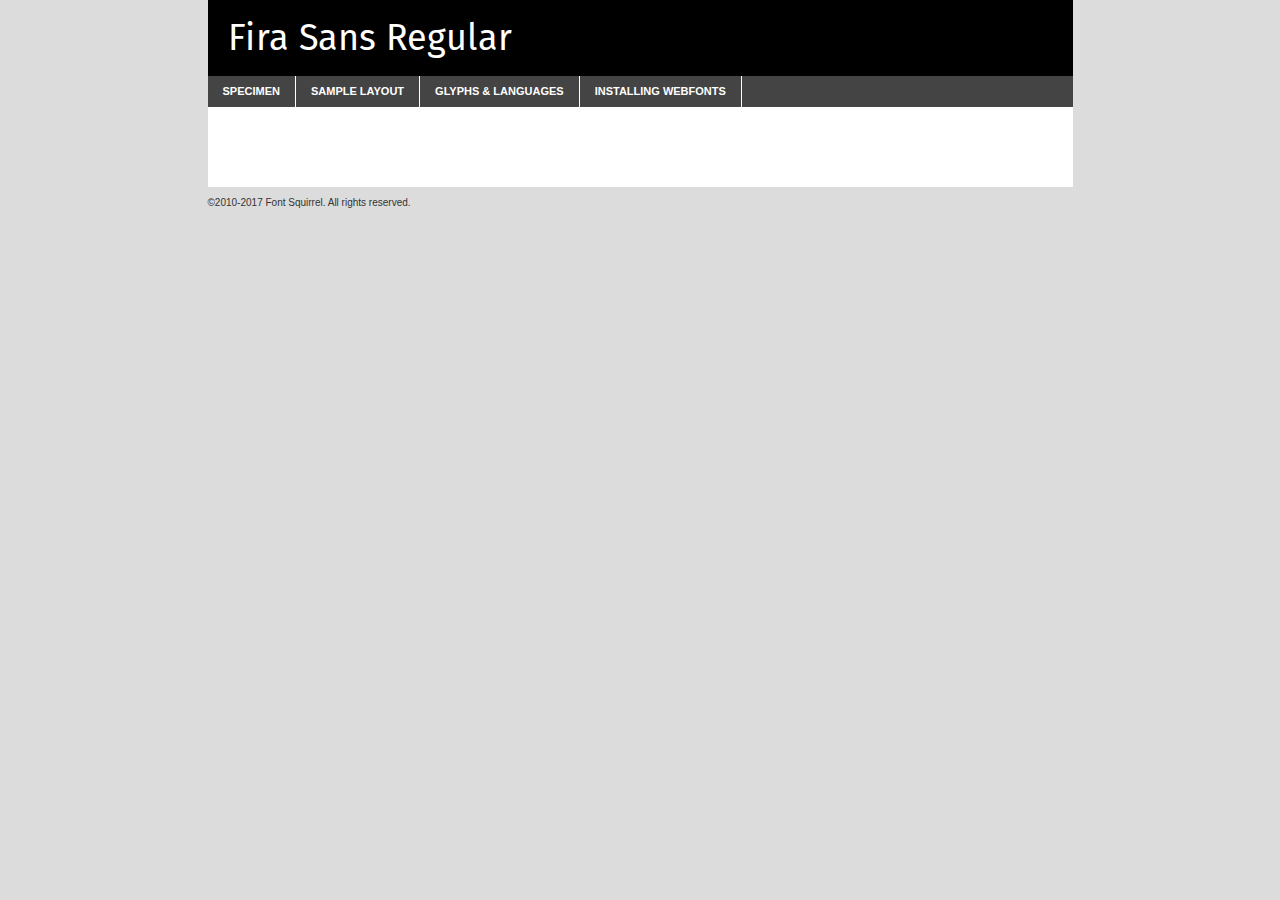
<file: font/firasans-regular-demo.html>
<!DOCTYPE html PUBLIC "-//W3C//DTD XHTML 1.0 Transitional//EN"
        "http://www.w3.org/TR/xhtml1/DTD/xhtml1-transitional.dtd">

<html xmlns="http://www.w3.org/1999/xhtml" xml:lang="en" lang="en">
<head>
    <meta http-equiv="Content-Type" content="text/html; charset=utf-8"/>
    <script src="http://ajax.googleapis.com/ajax/libs/jquery/1.7.2/jquery.min.js" type="text/javascript" charset="utf-8"></script>
    <script type="text/javascript">
		(function($) {
			$.fn.easyTabs = function(option) {
				var param = jQuery.extend({ fadeSpeed: 'fast', defaultContent: 1, activeClass: 'active' }, option);
				$(this).each(function() {
					var thisId = '#' + this.id;
					if ( param.defaultContent == '' )
					{
						param.defaultContent = 1;
					}
					if ( typeof param.defaultContent == 'number' )
					{
						var defaultTab = $(thisId + ' .tabs li:eq(' + (param.defaultContent - 1) + ') a').attr('href').substr(1);
					}
					else
					{
						var defaultTab = param.defaultContent;
					}
					$(thisId + ' .tabs li a').each(function() {
						var tabToHide = $(this).attr('href').substr(1);
						$('#' + tabToHide).addClass('easytabs-tab-content');
					});
					hideAll();
					changeContent(defaultTab);

					function hideAll() {$(thisId + ' .easytabs-tab-content').hide();}

					function changeContent(tabId)
					{
						hideAll();
						$(thisId + ' .tabs li').removeClass(param.activeClass);
						$(thisId + ' .tabs li a[href=#' + tabId + ']').closest('li').addClass(param.activeClass);
						if ( param.fadeSpeed != 'none' )
						{
							$(thisId + ' #' + tabId).fadeIn(param.fadeSpeed);
						}
						else
						{
							$(thisId + ' #' + tabId).show();
						}
					}

					$(thisId + ' .tabs li').click(function() {
						var tabId = $(this).find('a').attr('href').substr(1);
						changeContent(tabId);
						return false;
					});
				});
			}
		})(jQuery);
    </script>
    <link rel="stylesheet" href="specimen_files/specimen_stylesheet.css" type="text/css" charset="utf-8"/>
    <link rel="stylesheet" href="stylesheet.css" type="text/css" charset="utf-8"/>

    <style type="text/css">
        		body {
			font-family: 'fira_sansregular';
        		}

            </style>

    <title>Fira Sans Regular Specimen</title>


    <script type="text/javascript" charset="utf-8">
		$(document).ready(function() {
			$('#container').easyTabs({ defaultContent: 1 });
		});
    </script>
</head>

<body>
<div id="container">
    <div id="header">
		Fira Sans Regular    </div>
    <ul class="tabs">
        <li><a href="#specimen">Specimen</a></li>
        <li><a href="#layout">Sample Layout</a></li>
		        <li><a href="#glyphs">Glyphs &amp; Languages</a></li>
        <li><a href="#installing">Installing Webfonts</a></li>

    </ul>

    <div id="main_content">


        <div id="specimen">

            <div class="section">
                <div class="grid12 firstcol">
                    <div class="huge">AaBb</div>
                </div>
            </div>

            <div class="section">
                <div class="glyph_range">A&#x200B;B&#x200b;C&#x200b;D&#x200b;E&#x200b;F&#x200b;G&#x200b;H&#x200b;I&#x200b;J&#x200b;K&#x200b;L&#x200b;M&#x200b;N&#x200b;O&#x200b;P&#x200b;Q&#x200b;R&#x200b;S&#x200b;T&#x200b;U&#x200b;V&#x200b;W&#x200b;X&#x200b;Y&#x200b;Z&#x200b;a&#x200b;b&#x200b;c&#x200b;d&#x200b;e&#x200b;f&#x200b;g&#x200b;h&#x200b;i&#x200b;j&#x200b;k&#x200b;l&#x200b;m&#x200b;n&#x200b;o&#x200b;p&#x200b;q&#x200b;r&#x200b;s&#x200b;t&#x200b;u&#x200b;v&#x200b;w&#x200b;x&#x200b;y&#x200b;z&#x200b;1&#x200b;2&#x200b;3&#x200b;4&#x200b;5&#x200b;6&#x200b;7&#x200b;8&#x200b;9&#x200b;0&#x200b;&amp;&#x200b;.&#x200b;,&#x200b;?&#x200b;!&#x200b;&#64;&#x200b;(&#x200b;)&#x200b;#&#x200b;$&#x200b;%&#x200b;*&#x200b;+&#x200b;-&#x200b;=&#x200b;:&#x200b;;</div>
            </div>
            <div class="section">
                <div class="grid12 firstcol">
                    <table class="sample_table">
                        <tr>
                            <td>10</td>
                            <td class="size10">abcdefghijklmnopqrstuvwxyzABCDEFGHIJKLMNOPQRSTUVWXYZ0123456789abcdefghijklmnopqrstuvwxyzABCDEFGHIJKLMNOPQRSTUVWXYZ0123456789abcdefghijklmnopqrstuvwxyzABCDEFGHIJKLMNOPQRSTUVWXYZ</td>
                        </tr>
                        <tr>
                            <td>11</td>
                            <td class="size11">abcdefghijklmnopqrstuvwxyzABCDEFGHIJKLMNOPQRSTUVWXYZ0123456789abcdefghijklmnopqrstuvwxyzABCDEFGHIJKLMNOPQRSTUVWXYZ0123456789abcdefghijklmnopqrstuvwxyzABCDEFGHIJKLMNOPQRSTUVWXYZ</td>
                        </tr>
                        <tr>
                            <td>12</td>
                            <td class="size12">abcdefghijklmnopqrstuvwxyzABCDEFGHIJKLMNOPQRSTUVWXYZ0123456789abcdefghijklmnopqrstuvwxyzABCDEFGHIJKLMNOPQRSTUVWXYZ0123456789abcdefghijklmnopqrstuvwxyzABCDEFGHIJKLMNOPQRSTUVWXYZ</td>
                        </tr>
                        <tr>
                            <td>13</td>
                            <td class="size13">abcdefghijklmnopqrstuvwxyzABCDEFGHIJKLMNOPQRSTUVWXYZ0123456789abcdefghijklmnopqrstuvwxyzABCDEFGHIJKLMNOPQRSTUVWXYZ0123456789abcdefghijklmnopqrstuvwxyzABCDEFGHIJKLMNOPQRSTUVWXYZ</td>
                        </tr>
                        <tr>
                            <td>14</td>
                            <td class="size14">abcdefghijklmnopqrstuvwxyzABCDEFGHIJKLMNOPQRSTUVWXYZ0123456789abcdefghijklmnopqrstuvwxyzABCDEFGHIJKLMNOPQRSTUVWXYZ0123456789abcdefghijklmnopqrstuvwxyzABCDEFGHIJKLMNOPQRSTUVWXYZ</td>
                        </tr>
                        <tr>
                            <td>16</td>
                            <td class="size16">abcdefghijklmnopqrstuvwxyzABCDEFGHIJKLMNOPQRSTUVWXYZ0123456789abcdefghijklmnopqrstuvwxyzABCDEFGHIJKLMNOPQRSTUVWXYZ</td>
                        </tr>
                        <tr>
                            <td>18</td>
                            <td class="size18">abcdefghijklmnopqrstuvwxyzABCDEFGHIJKLMNOPQRSTUVWXYZ0123456789abcdefghijklmnopqrstuvwxyzABCDEFGHIJKLMNOPQRSTUVWXYZ</td>
                        </tr>
                        <tr>
                            <td>20</td>
                            <td class="size20">abcdefghijklmnopqrstuvwxyzABCDEFGHIJKLMNOPQRSTUVWXYZ0123456789abcdefghijklmnopqrstuvwxyzABCDEFGHIJKLMNOPQRSTUVWXYZ</td>
                        </tr>
                        <tr>
                            <td>24</td>
                            <td class="size24">abcdefghijklmnopqrstuvwxyzABCDEFGHIJKLMNOPQRSTUVWXYZ0123456789abcdefghijklmnopqrstuvwxyzABCDEFGHIJKLMNOPQRSTUVWXYZ</td>
                        </tr>
                        <tr>
                            <td>30</td>
                            <td class="size30">abcdefghijklmnopqrstuvwxyzABCDEFGHIJKLMNOPQRSTUVWXYZ0123456789abcdefghijklmnopqrstuvwxyzABCDEFGHIJKLMNOPQRSTUVWXYZ</td>
                        </tr>
                        <tr>
                            <td>36</td>
                            <td class="size36">abcdefghijklmnopqrstuvwxyzABCDEFGHIJKLMNOPQRSTUVWXYZ0123456789abcdefghijklmnopqrstuvwxyzABCDEFGHIJKLMNOPQRSTUVWXYZ</td>
                        </tr>
                        <tr>
                            <td>48</td>
                            <td class="size48">abcdefghijklmnopqrstuvwxyzABCDEFGHIJKLMNOPQRSTUVWXYZ0123456789abcdefghijklmnopqrstuvwxyzABCDEFGHIJKLMNOPQRSTUVWXYZ</td>
                        </tr>
                        <tr>
                            <td>60</td>
                            <td class="size60">abcdefghijklmnopqrstuvwxyzABCDEFGHIJKLMNOPQRSTUVWXYZ0123456789abcdefghijklmnopqrstuvwxyzABCDEFGHIJKLMNOPQRSTUVWXYZ</td>
                        </tr>
                        <tr>
                            <td>72</td>
                            <td class="size72">abcdefghijklmnopqrstuvwxyzABCDEFGHIJKLMNOPQRSTUVWXYZ0123456789abcdefghijklmnopqrstuvwxyzABCDEFGHIJKLMNOPQRSTUVWXYZ</td>
                        </tr>
                        <tr>
                            <td>90</td>
                            <td class="size90">abcdefghijklmnopqrstuvwxyzABCDEFGHIJKLMNOPQRSTUVWXYZ0123456789abcdefghijklmnopqrstuvwxyzABCDEFGHIJKLMNOPQRSTUVWXYZ</td>
                        </tr>
                    </table>

                </div>

            </div>


            <div class="section" id="bodycomparison">


                <div id="xheight">
                    <div class="fontbody">&#x25FC;&#x25FC;&#x25FC;&#x25FC;&#x25FC;&#x25FC;&#x25FC;&#x25FC;&#x25FC;&#x25FC;&#x25FC;&#x25FC;&#x25FC;&#x25FC;&#x25FC;&#x25FC;&#x25FC;&#x25FC;&#x25FC;&#x25FC;&#x25FC;&#x25FC;&#x25FC;&#x25FC;&#x25FC;&#x25FC;&#x25FC;&#x25FC;&#x25FC;&#x25FC;&#x25FC;&#x25FC;&#x25FC;&#x25FC;&#x25FC;&#x25FC;&#x25FC;&#x25FC;&#x25FC;&#x25FC;&#x25FC;&#x25FC;&#x25FC;&#x25FC;&#x25FC;&#x25FC;&#x25FC;&#x25FC;&#x25FC;&#x25FC;&#x25FC;&#x25FC;&#x25FC;&#x25FC;&#x25FC;&#x25FC;&#x25FC;&#x25FC;&#x25FC;&#x25FC;&#x25FC;&#x25FC;&#x25FC;&#x25FC;&#x25FC;&#x25FC;&#x25FC;&#x25FC;&#x25FC;&#x25FC;&#x25FC;&#x25FC;&#x25FC;&#x25FC;&#x25FC;&#x25FC;&#x25FC;&#x25FC;&#x25FC;&#x25FC;&#x25FC;&#x25FC;&#x25FC;&#x25FC;&#x25FC;&#x25FC;&#x25FC;&#x25FC;&#x25FC;&#x25FC;&#x25FC;&#x25FC;&#x25FC;&#x25FC;&#x25FC;&#x25FC;&#x25FC;&#x25FC;&#x25FC;body</div>
                    <div class="arialbody">body</div>
                    <div class="verdanabody">body</div>
                    <div class="georgiabody">body</div>
                </div>
                <div class="fontbody" style="z-index:1">
                    body<span>Fira Sans Regular</span>
                </div>
                <div class="arialbody" style="z-index:1">
                    body<span>Arial</span>
                </div>
                <div class="verdanabody" style="z-index:1">
                    body<span>Verdana</span>
                </div>
                <div class="georgiabody" style="z-index:1">
                    body<span>Georgia</span>
                </div>


            </div>


            <div class="section psample psample_row1" id="">

                <div class="grid2 firstcol">
                    <p class="size10"><span>10.</span>Aenean lacinia bibendum nulla sed consectetur. Fusce dapibus, tellus ac cursus commodo, tortor mauris condimentum nibh, ut fermentum massa justo sit amet risus. Nullam id dolor id nibh ultricies vehicula ut id elit. Cum sociis natoque penatibus et magnis dis parturient montes, nascetur ridiculus mus. Nulla vitae elit libero, a pharetra augue.</p>

                </div>
                <div class="grid3">
                    <p class="size11"><span>11.</span>Aenean lacinia bibendum nulla sed consectetur. Fusce dapibus, tellus ac cursus commodo, tortor mauris condimentum nibh, ut fermentum massa justo sit amet risus. Nullam id dolor id nibh ultricies vehicula ut id elit. Cum sociis natoque penatibus et magnis dis parturient montes, nascetur ridiculus mus. Nulla vitae elit libero, a pharetra augue.</p>

                </div>
                <div class="grid3">
                    <p class="size12"><span>12.</span>Aenean lacinia bibendum nulla sed consectetur. Fusce dapibus, tellus ac cursus commodo, tortor mauris condimentum nibh, ut fermentum massa justo sit amet risus. Nullam id dolor id nibh ultricies vehicula ut id elit. Cum sociis natoque penatibus et magnis dis parturient montes, nascetur ridiculus mus. Nulla vitae elit libero, a pharetra augue.</p>

                </div>
                <div class="grid4">
                    <p class="size13"><span>13.</span>Aenean lacinia bibendum nulla sed consectetur. Fusce dapibus, tellus ac cursus commodo, tortor mauris condimentum nibh, ut fermentum massa justo sit amet risus. Nullam id dolor id nibh ultricies vehicula ut id elit. Cum sociis natoque penatibus et magnis dis parturient montes, nascetur ridiculus mus. Nulla vitae elit libero, a pharetra augue.</p>

                </div>
                <div class="white_blend"></div>

            </div>
            <div class="section psample psample_row2" id="">
                <div class="grid3 firstcol">
                    <p class="size14"><span>14.</span>Aenean lacinia bibendum nulla sed consectetur. Fusce dapibus, tellus ac cursus commodo, tortor mauris condimentum nibh, ut fermentum massa justo sit amet risus. Nullam id dolor id nibh ultricies vehicula ut id elit. Cum sociis natoque penatibus et magnis dis parturient montes, nascetur ridiculus mus. Nulla vitae elit libero, a pharetra augue.</p>

                </div>
                <div class="grid4">
                    <p class="size16"><span>16.</span>Aenean lacinia bibendum nulla sed consectetur. Fusce dapibus, tellus ac cursus commodo, tortor mauris condimentum nibh, ut fermentum massa justo sit amet risus. Nullam id dolor id nibh ultricies vehicula ut id elit. Cum sociis natoque penatibus et magnis dis parturient montes, nascetur ridiculus mus. Nulla vitae elit libero, a pharetra augue.</p>

                </div>
                <div class="grid5">
                    <p class="size18"><span>18.</span>Aenean lacinia bibendum nulla sed consectetur. Fusce dapibus, tellus ac cursus commodo, tortor mauris condimentum nibh, ut fermentum massa justo sit amet risus. Nullam id dolor id nibh ultricies vehicula ut id elit. Cum sociis natoque penatibus et magnis dis parturient montes, nascetur ridiculus mus. Nulla vitae elit libero, a pharetra augue.</p>

                </div>

                <div class="white_blend"></div>

            </div>

            <div class="section psample psample_row3" id="">
                <div class="grid5 firstcol">
                    <p class="size20"><span>20.</span>Aenean lacinia bibendum nulla sed consectetur. Fusce dapibus, tellus ac cursus commodo, tortor mauris condimentum nibh, ut fermentum massa justo sit amet risus. Nullam id dolor id nibh ultricies vehicula ut id elit. Cum sociis natoque penatibus et magnis dis parturient montes, nascetur ridiculus mus. Nulla vitae elit libero, a pharetra augue.</p>
                </div>
                <div class="grid7">
                    <p class="size24"><span>24.</span>Aenean lacinia bibendum nulla sed consectetur. Fusce dapibus, tellus ac cursus commodo, tortor mauris condimentum nibh, ut fermentum massa justo sit amet risus. Nullam id dolor id nibh ultricies vehicula ut id elit. Cum sociis natoque penatibus et magnis dis parturient montes, nascetur ridiculus mus. Nulla vitae elit libero, a pharetra augue.</p>
                </div>

                <div class="white_blend"></div>

            </div>

            <div class="section psample psample_row4" id="">
                <div class="grid12 firstcol">
                    <p class="size30"><span>30.</span>Aenean lacinia bibendum nulla sed consectetur. Fusce dapibus, tellus ac cursus commodo, tortor mauris condimentum nibh, ut fermentum massa justo sit amet risus. Nullam id dolor id nibh ultricies vehicula ut id elit. Cum sociis natoque penatibus et magnis dis parturient montes, nascetur ridiculus mus. Nulla vitae elit libero, a pharetra augue.</p>
                </div>
                <div class="white_blend"></div>

            </div>


            <div class="section psample psample_row1 fullreverse">
                <div class="grid2 firstcol">
                    <p class="size10"><span>10.</span>Aenean lacinia bibendum nulla sed consectetur. Fusce dapibus, tellus ac cursus commodo, tortor mauris condimentum nibh, ut fermentum massa justo sit amet risus. Nullam id dolor id nibh ultricies vehicula ut id elit. Cum sociis natoque penatibus et magnis dis parturient montes, nascetur ridiculus mus. Nulla vitae elit libero, a pharetra augue.</p>

                </div>
                <div class="grid3">
                    <p class="size11"><span>11.</span>Aenean lacinia bibendum nulla sed consectetur. Fusce dapibus, tellus ac cursus commodo, tortor mauris condimentum nibh, ut fermentum massa justo sit amet risus. Nullam id dolor id nibh ultricies vehicula ut id elit. Cum sociis natoque penatibus et magnis dis parturient montes, nascetur ridiculus mus. Nulla vitae elit libero, a pharetra augue.</p>

                </div>
                <div class="grid3">
                    <p class="size12"><span>12.</span>Aenean lacinia bibendum nulla sed consectetur. Fusce dapibus, tellus ac cursus commodo, tortor mauris condimentum nibh, ut fermentum massa justo sit amet risus. Nullam id dolor id nibh ultricies vehicula ut id elit. Cum sociis natoque penatibus et magnis dis parturient montes, nascetur ridiculus mus. Nulla vitae elit libero, a pharetra augue.</p>

                </div>
                <div class="grid4">
                    <p class="size13"><span>13.</span>Aenean lacinia bibendum nulla sed consectetur. Fusce dapibus, tellus ac cursus commodo, tortor mauris condimentum nibh, ut fermentum massa justo sit amet risus. Nullam id dolor id nibh ultricies vehicula ut id elit. Cum sociis natoque penatibus et magnis dis parturient montes, nascetur ridiculus mus. Nulla vitae elit libero, a pharetra augue.</p>

                </div>
                <div class="black_blend"></div>

            </div>

            <div class="section psample psample_row2 fullreverse">
                <div class="grid3 firstcol">
                    <p class="size14"><span>14.</span>Aenean lacinia bibendum nulla sed consectetur. Fusce dapibus, tellus ac cursus commodo, tortor mauris condimentum nibh, ut fermentum massa justo sit amet risus. Nullam id dolor id nibh ultricies vehicula ut id elit. Cum sociis natoque penatibus et magnis dis parturient montes, nascetur ridiculus mus. Nulla vitae elit libero, a pharetra augue.</p>

                </div>
                <div class="grid4">
                    <p class="size16"><span>16.</span>Aenean lacinia bibendum nulla sed consectetur. Fusce dapibus, tellus ac cursus commodo, tortor mauris condimentum nibh, ut fermentum massa justo sit amet risus. Nullam id dolor id nibh ultricies vehicula ut id elit. Cum sociis natoque penatibus et magnis dis parturient montes, nascetur ridiculus mus. Nulla vitae elit libero, a pharetra augue.</p>

                </div>
                <div class="grid5">
                    <p class="size18"><span>18.</span>Aenean lacinia bibendum nulla sed consectetur. Fusce dapibus, tellus ac cursus commodo, tortor mauris condimentum nibh, ut fermentum massa justo sit amet risus. Nullam id dolor id nibh ultricies vehicula ut id elit. Cum sociis natoque penatibus et magnis dis parturient montes, nascetur ridiculus mus. Nulla vitae elit libero, a pharetra augue.</p>

                </div>
                <div class="black_blend"></div>

            </div>

            <div class="section psample fullreverse psample_row3" id="">
                <div class="grid5 firstcol">
                    <p class="size20"><span>20.</span>Aenean lacinia bibendum nulla sed consectetur. Fusce dapibus, tellus ac cursus commodo, tortor mauris condimentum nibh, ut fermentum massa justo sit amet risus. Nullam id dolor id nibh ultricies vehicula ut id elit. Cum sociis natoque penatibus et magnis dis parturient montes, nascetur ridiculus mus. Nulla vitae elit libero, a pharetra augue.</p>
                </div>
                <div class="grid7">
                    <p class="size24"><span>24.</span>Aenean lacinia bibendum nulla sed consectetur. Fusce dapibus, tellus ac cursus commodo, tortor mauris condimentum nibh, ut fermentum massa justo sit amet risus. Nullam id dolor id nibh ultricies vehicula ut id elit. Cum sociis natoque penatibus et magnis dis parturient montes, nascetur ridiculus mus. Nulla vitae elit libero, a pharetra augue.</p>
                </div>

                <div class="black_blend"></div>

            </div>

            <div class="section psample fullreverse psample_row4" id="" style="border-bottom: 20px #000 solid;">
                <div class="grid12 firstcol">
                    <p class="size30"><span>30.</span>Aenean lacinia bibendum nulla sed consectetur. Fusce dapibus, tellus ac cursus commodo, tortor mauris condimentum nibh, ut fermentum massa justo sit amet risus. Nullam id dolor id nibh ultricies vehicula ut id elit. Cum sociis natoque penatibus et magnis dis parturient montes, nascetur ridiculus mus. Nulla vitae elit libero, a pharetra augue.</p>
                </div>
                <div class="black_blend"></div>

            </div>


        </div>

        <div id="layout">

            <div class="section">

                <div class="grid12 firstcol">
                    <h1>Lorem Ipsum Dolor</h1>
                    <h2>Etiam porta sem malesuada magna mollis euismod</h2>

                    <p class="byline">By <a href="#link">Aenean Lacinia</a></p>
                </div>
            </div>
            <div class="section">
                <div class="grid8 firstcol">
                    <p class="large">Donec sed odio dui. Morbi leo risus, porta ac consectetur ac, vestibulum at eros. Fusce dapibus, tellus ac cursus commodo, tortor mauris condimentum nibh, ut fermentum massa justo sit amet risus. </p>


                    <h3>Pellentesque ornare sem</h3>

                    <p>Maecenas sed diam eget risus varius blandit sit amet non magna. Maecenas faucibus mollis interdum. Donec ullamcorper nulla non metus auctor fringilla. Nullam id dolor id nibh ultricies vehicula ut id elit. Nullam id dolor id nibh ultricies vehicula ut id elit. </p>

                    <p>Aenean eu leo quam. Pellentesque ornare sem lacinia quam venenatis vestibulum. Lorem ipsum dolor sit amet, consectetur adipiscing elit. Cum sociis natoque penatibus et magnis dis parturient montes, nascetur ridiculus mus. </p>

                    <p>Nulla vitae elit libero, a pharetra augue. Praesent commodo cursus magna, vel scelerisque nisl consectetur et. Aenean lacinia bibendum nulla sed consectetur. </p>

                    <p>Nullam quis risus eget urna mollis ornare vel eu leo. Nullam quis risus eget urna mollis ornare vel eu leo. Maecenas sed diam eget risus varius blandit sit amet non magna. Donec ullamcorper nulla non metus auctor fringilla. </p>

                    <h3>Cras mattis consectetur</h3>

                    <p>Aenean eu leo quam. Pellentesque ornare sem lacinia quam venenatis vestibulum. Aenean lacinia bibendum nulla sed consectetur. Integer posuere erat a ante venenatis dapibus posuere velit aliquet. Cras mattis consectetur purus sit amet fermentum. </p>

                    <p>Nullam id dolor id nibh ultricies vehicula ut id elit. Nullam quis risus eget urna mollis ornare vel eu leo. Cras mattis consectetur purus sit amet fermentum.</p>
                </div>

                <div class="grid4 sidebar">

                    <div class="box reverse">
                        <p class="last">Nullam quis risus eget urna mollis ornare vel eu leo. Donec ullamcorper nulla non metus auctor fringilla. Cras mattis consectetur purus sit amet fermentum. Sed posuere consectetur est at lobortis. Lorem ipsum dolor sit amet, consectetur adipiscing elit. </p>
                    </div>

                    <p class="caption">Maecenas sed diam eget risus varius.</p>

                    <p>Vestibulum id ligula porta felis euismod semper. Integer posuere erat a ante venenatis dapibus posuere velit aliquet. Vestibulum id ligula porta felis euismod semper. Sed posuere consectetur est at lobortis. Maecenas sed diam eget risus varius blandit sit amet non magna. Fusce dapibus, tellus ac cursus commodo, tortor mauris condimentum nibh, ut fermentum massa justo sit amet risus. </p>


                    <p>Duis mollis, est non commodo luctus, nisi erat porttitor ligula, eget lacinia odio sem nec elit. Aenean lacinia bibendum nulla sed consectetur. Vivamus sagittis lacus vel augue laoreet rutrum faucibus dolor auctor. Aenean lacinia bibendum nulla sed consectetur. Nullam quis risus eget urna mollis ornare vel eu leo. </p>

                    <p>Praesent commodo cursus magna, vel scelerisque nisl consectetur et. Donec ullamcorper nulla non metus auctor fringilla. Maecenas faucibus mollis interdum. Fusce dapibus, tellus ac cursus commodo, tortor mauris condimentum nibh, ut fermentum massa justo sit amet risus. </p>

                </div>
            </div>

        </div>


		

        <div id="glyphs">
            <div class="section">
                <div class="grid12 firstcol">

                    <h1>Language Support</h1>
                    <p>The subset of Fira Sans Regular in this kit supports the following languages:<br/>

						Afrikaans, Albanian, Basque, Belarusian_lacinka, Bosnian, Breton, Catalan, Chamorro, Chichewa_nyanja, Croatian, Cyrillic, Czech, Danish, Dutch, English, Esperanto, Estonian, Faroese, Finnish, French, Frisian, Galician, German, Greek, Hungarian, Icelandic, Italian, Latvian, Lithuanian, Malagasy, Maltese, Norwegian, Polish, Portuguese, Romanian, Serbian, Slovak, Slovenian, Spanish, Swedish, Turkish, Welsh, Alsatian, Aragonese, Arapaho, Aromanian, Arrernte, Asturian, Aymara, Bislama, Cebuano, Cheyenne, Cimbrian, Corsican, Fijian, French_creole, Friulian, Genoese, Gilbertese, Greenlandic, Guarani, Haitian_creole, Hawaiian, Hiligaynon, Hmong, Hopi, Ibanag, Iloko_ilokano, Indonesian, Interglossa_glosa, Interlingua, Irish_gaelic, Istro-romanian, Jerriais, Kashubian, Kurdish_kurmanji, Ladin, Lojban, Lombard, Low_saxon, Luxembourgeois, Malay_latinized, Manx, Maori, Megleno-romanian, Mikmaq, Mohawk, Nahuatl, Norfolk_pitcairnese, Northern_sotho, Occitan, Oromo, Pangasinan, Papiamento, Piedmontese, Potawatomi, Quechua, Rhaeto-romance, Romansh, Rotokas, Sami_inari, Sami_lule, Sami_northern, Samoan, Sardinian, Scots_gaelic, Seychelles_creole, Shona, Sicilian, Somali, Southern_ndebele, Southern_sotho, Swahili, Swati_swazi, Tagalog_filipino_pilipino, Tahitian, Tausug, Tetum, Tok_pisin, Tongan, Tswana, Turkmen, Turkmen_cyrillic, Turkmen_latinized, Tuvaluan, Ulithian, Uyghur_cyrillic, Uyghur_latinized, Veps, Volapuk, Votic_cyrillic, Votic_latinized, Walloon, Warlpiri, Xhosa, Yapese, Zulu, Latinbasic, Ubasic, Demo, Vietnamese, Moldovan                    </p>
                    <h1>Glyph Chart</h1>
                    <p>The subset of Fira Sans Regular in this kit includes all the glyphs listed below. Unicode entities are included above each glyph to help you insert individual characters into your layout.</p>
                    <div id="glyph_chart">

																				                                <div><p>&amp;#13;</p>&#13;</div>
																				                                <div><p>&amp;#32;</p>&#32;</div>
																				                                <div><p>&amp;#33;</p>&#33;</div>
																				                                <div><p>&amp;#34;</p>&#34;</div>
																				                                <div><p>&amp;#35;</p>&#35;</div>
																				                                <div><p>&amp;#36;</p>&#36;</div>
																				                                <div><p>&amp;#37;</p>&#37;</div>
																				                                <div><p>&amp;#38;</p>&#38;</div>
																				                                <div><p>&amp;#39;</p>&#39;</div>
																				                                <div><p>&amp;#40;</p>&#40;</div>
																				                                <div><p>&amp;#41;</p>&#41;</div>
																				                                <div><p>&amp;#42;</p>&#42;</div>
																				                                <div><p>&amp;#43;</p>&#43;</div>
																				                                <div><p>&amp;#44;</p>&#44;</div>
																				                                <div><p>&amp;#45;</p>&#45;</div>
																				                                <div><p>&amp;#46;</p>&#46;</div>
																				                                <div><p>&amp;#47;</p>&#47;</div>
																				                                <div><p>&amp;#48;</p>&#48;</div>
																				                                <div><p>&amp;#49;</p>&#49;</div>
																				                                <div><p>&amp;#50;</p>&#50;</div>
																				                                <div><p>&amp;#51;</p>&#51;</div>
																				                                <div><p>&amp;#52;</p>&#52;</div>
																				                                <div><p>&amp;#53;</p>&#53;</div>
																				                                <div><p>&amp;#54;</p>&#54;</div>
																				                                <div><p>&amp;#55;</p>&#55;</div>
																				                                <div><p>&amp;#56;</p>&#56;</div>
																				                                <div><p>&amp;#57;</p>&#57;</div>
																				                                <div><p>&amp;#58;</p>&#58;</div>
																				                                <div><p>&amp;#59;</p>&#59;</div>
																				                                <div><p>&amp;#60;</p>&#60;</div>
																				                                <div><p>&amp;#61;</p>&#61;</div>
																				                                <div><p>&amp;#62;</p>&#62;</div>
																				                                <div><p>&amp;#63;</p>&#63;</div>
																				                                <div><p>&amp;#64;</p>&#64;</div>
																				                                <div><p>&amp;#65;</p>&#65;</div>
																				                                <div><p>&amp;#66;</p>&#66;</div>
																				                                <div><p>&amp;#67;</p>&#67;</div>
																				                                <div><p>&amp;#68;</p>&#68;</div>
																				                                <div><p>&amp;#69;</p>&#69;</div>
																				                                <div><p>&amp;#70;</p>&#70;</div>
																				                                <div><p>&amp;#71;</p>&#71;</div>
																				                                <div><p>&amp;#72;</p>&#72;</div>
																				                                <div><p>&amp;#73;</p>&#73;</div>
																				                                <div><p>&amp;#74;</p>&#74;</div>
																				                                <div><p>&amp;#75;</p>&#75;</div>
																				                                <div><p>&amp;#76;</p>&#76;</div>
																				                                <div><p>&amp;#77;</p>&#77;</div>
																				                                <div><p>&amp;#78;</p>&#78;</div>
																				                                <div><p>&amp;#79;</p>&#79;</div>
																				                                <div><p>&amp;#80;</p>&#80;</div>
																				                                <div><p>&amp;#81;</p>&#81;</div>
																				                                <div><p>&amp;#82;</p>&#82;</div>
																				                                <div><p>&amp;#83;</p>&#83;</div>
																				                                <div><p>&amp;#84;</p>&#84;</div>
																				                                <div><p>&amp;#85;</p>&#85;</div>
																				                                <div><p>&amp;#86;</p>&#86;</div>
																				                                <div><p>&amp;#87;</p>&#87;</div>
																				                                <div><p>&amp;#88;</p>&#88;</div>
																				                                <div><p>&amp;#89;</p>&#89;</div>
																				                                <div><p>&amp;#90;</p>&#90;</div>
																				                                <div><p>&amp;#91;</p>&#91;</div>
																				                                <div><p>&amp;#92;</p>&#92;</div>
																				                                <div><p>&amp;#93;</p>&#93;</div>
																				                                <div><p>&amp;#94;</p>&#94;</div>
																				                                <div><p>&amp;#95;</p>&#95;</div>
																				                                <div><p>&amp;#96;</p>&#96;</div>
																				                                <div><p>&amp;#97;</p>&#97;</div>
																				                                <div><p>&amp;#98;</p>&#98;</div>
																				                                <div><p>&amp;#99;</p>&#99;</div>
																				                                <div><p>&amp;#100;</p>&#100;</div>
																				                                <div><p>&amp;#101;</p>&#101;</div>
																				                                <div><p>&amp;#102;</p>&#102;</div>
																				                                <div><p>&amp;#103;</p>&#103;</div>
																				                                <div><p>&amp;#104;</p>&#104;</div>
																				                                <div><p>&amp;#105;</p>&#105;</div>
																				                                <div><p>&amp;#106;</p>&#106;</div>
																				                                <div><p>&amp;#107;</p>&#107;</div>
																				                                <div><p>&amp;#108;</p>&#108;</div>
																				                                <div><p>&amp;#109;</p>&#109;</div>
																				                                <div><p>&amp;#110;</p>&#110;</div>
																				                                <div><p>&amp;#111;</p>&#111;</div>
																				                                <div><p>&amp;#112;</p>&#112;</div>
																				                                <div><p>&amp;#113;</p>&#113;</div>
																				                                <div><p>&amp;#114;</p>&#114;</div>
																				                                <div><p>&amp;#115;</p>&#115;</div>
																				                                <div><p>&amp;#116;</p>&#116;</div>
																				                                <div><p>&amp;#117;</p>&#117;</div>
																				                                <div><p>&amp;#118;</p>&#118;</div>
																				                                <div><p>&amp;#119;</p>&#119;</div>
																				                                <div><p>&amp;#120;</p>&#120;</div>
																				                                <div><p>&amp;#121;</p>&#121;</div>
																				                                <div><p>&amp;#122;</p>&#122;</div>
																				                                <div><p>&amp;#123;</p>&#123;</div>
																				                                <div><p>&amp;#124;</p>&#124;</div>
																				                                <div><p>&amp;#125;</p>&#125;</div>
																				                                <div><p>&amp;#126;</p>&#126;</div>
																				                                <div><p>&amp;#160;</p>&#160;</div>
																				                                <div><p>&amp;#161;</p>&#161;</div>
																				                                <div><p>&amp;#162;</p>&#162;</div>
																				                                <div><p>&amp;#163;</p>&#163;</div>
																				                                <div><p>&amp;#164;</p>&#164;</div>
																				                                <div><p>&amp;#165;</p>&#165;</div>
																				                                <div><p>&amp;#166;</p>&#166;</div>
																				                                <div><p>&amp;#167;</p>&#167;</div>
																				                                <div><p>&amp;#168;</p>&#168;</div>
																				                                <div><p>&amp;#169;</p>&#169;</div>
																				                                <div><p>&amp;#170;</p>&#170;</div>
																				                                <div><p>&amp;#171;</p>&#171;</div>
																				                                <div><p>&amp;#172;</p>&#172;</div>
																				                                <div><p>&amp;#173;</p>&#173;</div>
																				                                <div><p>&amp;#174;</p>&#174;</div>
																				                                <div><p>&amp;#175;</p>&#175;</div>
																				                                <div><p>&amp;#176;</p>&#176;</div>
																				                                <div><p>&amp;#177;</p>&#177;</div>
																				                                <div><p>&amp;#178;</p>&#178;</div>
																				                                <div><p>&amp;#179;</p>&#179;</div>
																				                                <div><p>&amp;#180;</p>&#180;</div>
																				                                <div><p>&amp;#181;</p>&#181;</div>
																				                                <div><p>&amp;#182;</p>&#182;</div>
																				                                <div><p>&amp;#183;</p>&#183;</div>
																				                                <div><p>&amp;#184;</p>&#184;</div>
																				                                <div><p>&amp;#185;</p>&#185;</div>
																				                                <div><p>&amp;#186;</p>&#186;</div>
																				                                <div><p>&amp;#187;</p>&#187;</div>
																				                                <div><p>&amp;#188;</p>&#188;</div>
																				                                <div><p>&amp;#189;</p>&#189;</div>
																				                                <div><p>&amp;#190;</p>&#190;</div>
																				                                <div><p>&amp;#191;</p>&#191;</div>
																				                                <div><p>&amp;#192;</p>&#192;</div>
																				                                <div><p>&amp;#193;</p>&#193;</div>
																				                                <div><p>&amp;#194;</p>&#194;</div>
																				                                <div><p>&amp;#195;</p>&#195;</div>
																				                                <div><p>&amp;#196;</p>&#196;</div>
																				                                <div><p>&amp;#197;</p>&#197;</div>
																				                                <div><p>&amp;#198;</p>&#198;</div>
																				                                <div><p>&amp;#199;</p>&#199;</div>
																				                                <div><p>&amp;#200;</p>&#200;</div>
																				                                <div><p>&amp;#201;</p>&#201;</div>
																				                                <div><p>&amp;#202;</p>&#202;</div>
																				                                <div><p>&amp;#203;</p>&#203;</div>
																				                                <div><p>&amp;#204;</p>&#204;</div>
																				                                <div><p>&amp;#205;</p>&#205;</div>
																				                                <div><p>&amp;#206;</p>&#206;</div>
																				                                <div><p>&amp;#207;</p>&#207;</div>
																				                                <div><p>&amp;#208;</p>&#208;</div>
																				                                <div><p>&amp;#209;</p>&#209;</div>
																				                                <div><p>&amp;#210;</p>&#210;</div>
																				                                <div><p>&amp;#211;</p>&#211;</div>
																				                                <div><p>&amp;#212;</p>&#212;</div>
																				                                <div><p>&amp;#213;</p>&#213;</div>
																				                                <div><p>&amp;#214;</p>&#214;</div>
																				                                <div><p>&amp;#215;</p>&#215;</div>
																				                                <div><p>&amp;#216;</p>&#216;</div>
																				                                <div><p>&amp;#217;</p>&#217;</div>
																				                                <div><p>&amp;#218;</p>&#218;</div>
																				                                <div><p>&amp;#219;</p>&#219;</div>
																				                                <div><p>&amp;#220;</p>&#220;</div>
																				                                <div><p>&amp;#221;</p>&#221;</div>
																				                                <div><p>&amp;#222;</p>&#222;</div>
																				                                <div><p>&amp;#223;</p>&#223;</div>
																				                                <div><p>&amp;#224;</p>&#224;</div>
																				                                <div><p>&amp;#225;</p>&#225;</div>
																				                                <div><p>&amp;#226;</p>&#226;</div>
																				                                <div><p>&amp;#227;</p>&#227;</div>
																				                                <div><p>&amp;#228;</p>&#228;</div>
																				                                <div><p>&amp;#229;</p>&#229;</div>
																				                                <div><p>&amp;#230;</p>&#230;</div>
																				                                <div><p>&amp;#231;</p>&#231;</div>
																				                                <div><p>&amp;#232;</p>&#232;</div>
																				                                <div><p>&amp;#233;</p>&#233;</div>
																				                                <div><p>&amp;#234;</p>&#234;</div>
																				                                <div><p>&amp;#235;</p>&#235;</div>
																				                                <div><p>&amp;#236;</p>&#236;</div>
																				                                <div><p>&amp;#237;</p>&#237;</div>
																				                                <div><p>&amp;#238;</p>&#238;</div>
																				                                <div><p>&amp;#239;</p>&#239;</div>
																				                                <div><p>&amp;#240;</p>&#240;</div>
																				                                <div><p>&amp;#241;</p>&#241;</div>
																				                                <div><p>&amp;#242;</p>&#242;</div>
																				                                <div><p>&amp;#243;</p>&#243;</div>
																				                                <div><p>&amp;#244;</p>&#244;</div>
																				                                <div><p>&amp;#245;</p>&#245;</div>
																				                                <div><p>&amp;#246;</p>&#246;</div>
																				                                <div><p>&amp;#247;</p>&#247;</div>
																				                                <div><p>&amp;#248;</p>&#248;</div>
																				                                <div><p>&amp;#249;</p>&#249;</div>
																				                                <div><p>&amp;#250;</p>&#250;</div>
																				                                <div><p>&amp;#251;</p>&#251;</div>
																				                                <div><p>&amp;#252;</p>&#252;</div>
																				                                <div><p>&amp;#253;</p>&#253;</div>
																				                                <div><p>&amp;#254;</p>&#254;</div>
																				                                <div><p>&amp;#255;</p>&#255;</div>
																				                                <div><p>&amp;#256;</p>&#256;</div>
																				                                <div><p>&amp;#257;</p>&#257;</div>
																				                                <div><p>&amp;#258;</p>&#258;</div>
																				                                <div><p>&amp;#259;</p>&#259;</div>
																				                                <div><p>&amp;#260;</p>&#260;</div>
																				                                <div><p>&amp;#261;</p>&#261;</div>
																				                                <div><p>&amp;#262;</p>&#262;</div>
																				                                <div><p>&amp;#263;</p>&#263;</div>
																				                                <div><p>&amp;#264;</p>&#264;</div>
																				                                <div><p>&amp;#265;</p>&#265;</div>
																				                                <div><p>&amp;#266;</p>&#266;</div>
																				                                <div><p>&amp;#267;</p>&#267;</div>
																				                                <div><p>&amp;#268;</p>&#268;</div>
																				                                <div><p>&amp;#269;</p>&#269;</div>
																				                                <div><p>&amp;#270;</p>&#270;</div>
																				                                <div><p>&amp;#271;</p>&#271;</div>
																				                                <div><p>&amp;#272;</p>&#272;</div>
																				                                <div><p>&amp;#273;</p>&#273;</div>
																				                                <div><p>&amp;#274;</p>&#274;</div>
																				                                <div><p>&amp;#275;</p>&#275;</div>
																				                                <div><p>&amp;#276;</p>&#276;</div>
																				                                <div><p>&amp;#277;</p>&#277;</div>
																				                                <div><p>&amp;#278;</p>&#278;</div>
																				                                <div><p>&amp;#279;</p>&#279;</div>
																				                                <div><p>&amp;#280;</p>&#280;</div>
																				                                <div><p>&amp;#281;</p>&#281;</div>
																				                                <div><p>&amp;#282;</p>&#282;</div>
																				                                <div><p>&amp;#283;</p>&#283;</div>
																				                                <div><p>&amp;#284;</p>&#284;</div>
																				                                <div><p>&amp;#285;</p>&#285;</div>
																				                                <div><p>&amp;#286;</p>&#286;</div>
																				                                <div><p>&amp;#287;</p>&#287;</div>
																				                                <div><p>&amp;#288;</p>&#288;</div>
																				                                <div><p>&amp;#289;</p>&#289;</div>
																				                                <div><p>&amp;#290;</p>&#290;</div>
																				                                <div><p>&amp;#291;</p>&#291;</div>
																				                                <div><p>&amp;#292;</p>&#292;</div>
																				                                <div><p>&amp;#293;</p>&#293;</div>
																				                                <div><p>&amp;#294;</p>&#294;</div>
																				                                <div><p>&amp;#295;</p>&#295;</div>
																				                                <div><p>&amp;#296;</p>&#296;</div>
																				                                <div><p>&amp;#297;</p>&#297;</div>
																				                                <div><p>&amp;#298;</p>&#298;</div>
																				                                <div><p>&amp;#299;</p>&#299;</div>
																				                                <div><p>&amp;#300;</p>&#300;</div>
																				                                <div><p>&amp;#301;</p>&#301;</div>
																				                                <div><p>&amp;#302;</p>&#302;</div>
																				                                <div><p>&amp;#303;</p>&#303;</div>
																				                                <div><p>&amp;#304;</p>&#304;</div>
																				                                <div><p>&amp;#305;</p>&#305;</div>
																				                                <div><p>&amp;#306;</p>&#306;</div>
																				                                <div><p>&amp;#307;</p>&#307;</div>
																				                                <div><p>&amp;#308;</p>&#308;</div>
																				                                <div><p>&amp;#309;</p>&#309;</div>
																				                                <div><p>&amp;#310;</p>&#310;</div>
																				                                <div><p>&amp;#311;</p>&#311;</div>
																				                                <div><p>&amp;#312;</p>&#312;</div>
																				                                <div><p>&amp;#313;</p>&#313;</div>
																				                                <div><p>&amp;#314;</p>&#314;</div>
																				                                <div><p>&amp;#315;</p>&#315;</div>
																				                                <div><p>&amp;#316;</p>&#316;</div>
																				                                <div><p>&amp;#317;</p>&#317;</div>
																				                                <div><p>&amp;#318;</p>&#318;</div>
																				                                <div><p>&amp;#319;</p>&#319;</div>
																				                                <div><p>&amp;#320;</p>&#320;</div>
																				                                <div><p>&amp;#321;</p>&#321;</div>
																				                                <div><p>&amp;#322;</p>&#322;</div>
																				                                <div><p>&amp;#323;</p>&#323;</div>
																				                                <div><p>&amp;#324;</p>&#324;</div>
																				                                <div><p>&amp;#325;</p>&#325;</div>
																				                                <div><p>&amp;#326;</p>&#326;</div>
																				                                <div><p>&amp;#327;</p>&#327;</div>
																				                                <div><p>&amp;#328;</p>&#328;</div>
																				                                <div><p>&amp;#329;</p>&#329;</div>
																				                                <div><p>&amp;#330;</p>&#330;</div>
																				                                <div><p>&amp;#331;</p>&#331;</div>
																				                                <div><p>&amp;#332;</p>&#332;</div>
																				                                <div><p>&amp;#333;</p>&#333;</div>
																				                                <div><p>&amp;#334;</p>&#334;</div>
																				                                <div><p>&amp;#335;</p>&#335;</div>
																				                                <div><p>&amp;#336;</p>&#336;</div>
																				                                <div><p>&amp;#337;</p>&#337;</div>
																				                                <div><p>&amp;#338;</p>&#338;</div>
																				                                <div><p>&amp;#339;</p>&#339;</div>
																				                                <div><p>&amp;#340;</p>&#340;</div>
																				                                <div><p>&amp;#341;</p>&#341;</div>
																				                                <div><p>&amp;#342;</p>&#342;</div>
																				                                <div><p>&amp;#343;</p>&#343;</div>
																				                                <div><p>&amp;#344;</p>&#344;</div>
																				                                <div><p>&amp;#345;</p>&#345;</div>
																				                                <div><p>&amp;#346;</p>&#346;</div>
																				                                <div><p>&amp;#347;</p>&#347;</div>
																				                                <div><p>&amp;#348;</p>&#348;</div>
																				                                <div><p>&amp;#349;</p>&#349;</div>
																				                                <div><p>&amp;#350;</p>&#350;</div>
																				                                <div><p>&amp;#351;</p>&#351;</div>
																				                                <div><p>&amp;#352;</p>&#352;</div>
																				                                <div><p>&amp;#353;</p>&#353;</div>
																				                                <div><p>&amp;#354;</p>&#354;</div>
																				                                <div><p>&amp;#355;</p>&#355;</div>
																				                                <div><p>&amp;#356;</p>&#356;</div>
																				                                <div><p>&amp;#357;</p>&#357;</div>
																				                                <div><p>&amp;#358;</p>&#358;</div>
																				                                <div><p>&amp;#359;</p>&#359;</div>
																				                                <div><p>&amp;#360;</p>&#360;</div>
																				                                <div><p>&amp;#361;</p>&#361;</div>
																				                                <div><p>&amp;#362;</p>&#362;</div>
																				                                <div><p>&amp;#363;</p>&#363;</div>
																				                                <div><p>&amp;#364;</p>&#364;</div>
																				                                <div><p>&amp;#365;</p>&#365;</div>
																				                                <div><p>&amp;#366;</p>&#366;</div>
																				                                <div><p>&amp;#367;</p>&#367;</div>
																				                                <div><p>&amp;#368;</p>&#368;</div>
																				                                <div><p>&amp;#369;</p>&#369;</div>
																				                                <div><p>&amp;#370;</p>&#370;</div>
																				                                <div><p>&amp;#371;</p>&#371;</div>
																				                                <div><p>&amp;#372;</p>&#372;</div>
																				                                <div><p>&amp;#373;</p>&#373;</div>
																				                                <div><p>&amp;#374;</p>&#374;</div>
																				                                <div><p>&amp;#375;</p>&#375;</div>
																				                                <div><p>&amp;#376;</p>&#376;</div>
																				                                <div><p>&amp;#377;</p>&#377;</div>
																				                                <div><p>&amp;#378;</p>&#378;</div>
																				                                <div><p>&amp;#379;</p>&#379;</div>
																				                                <div><p>&amp;#380;</p>&#380;</div>
																				                                <div><p>&amp;#381;</p>&#381;</div>
																				                                <div><p>&amp;#382;</p>&#382;</div>
																				                                <div><p>&amp;#383;</p>&#383;</div>
																				                                <div><p>&amp;#384;</p>&#384;</div>
																				                                <div><p>&amp;#385;</p>&#385;</div>
																				                                <div><p>&amp;#386;</p>&#386;</div>
																				                                <div><p>&amp;#387;</p>&#387;</div>
																				                                <div><p>&amp;#388;</p>&#388;</div>
																				                                <div><p>&amp;#389;</p>&#389;</div>
																				                                <div><p>&amp;#390;</p>&#390;</div>
																				                                <div><p>&amp;#391;</p>&#391;</div>
																				                                <div><p>&amp;#392;</p>&#392;</div>
																				                                <div><p>&amp;#393;</p>&#393;</div>
																				                                <div><p>&amp;#394;</p>&#394;</div>
																				                                <div><p>&amp;#395;</p>&#395;</div>
																				                                <div><p>&amp;#396;</p>&#396;</div>
																				                                <div><p>&amp;#397;</p>&#397;</div>
																				                                <div><p>&amp;#398;</p>&#398;</div>
																				                                <div><p>&amp;#399;</p>&#399;</div>
																				                                <div><p>&amp;#400;</p>&#400;</div>
																				                                <div><p>&amp;#401;</p>&#401;</div>
																				                                <div><p>&amp;#402;</p>&#402;</div>
																				                                <div><p>&amp;#403;</p>&#403;</div>
																				                                <div><p>&amp;#404;</p>&#404;</div>
																				                                <div><p>&amp;#405;</p>&#405;</div>
																				                                <div><p>&amp;#406;</p>&#406;</div>
																				                                <div><p>&amp;#407;</p>&#407;</div>
																				                                <div><p>&amp;#408;</p>&#408;</div>
																				                                <div><p>&amp;#409;</p>&#409;</div>
																				                                <div><p>&amp;#410;</p>&#410;</div>
																				                                <div><p>&amp;#411;</p>&#411;</div>
																				                                <div><p>&amp;#412;</p>&#412;</div>
																				                                <div><p>&amp;#413;</p>&#413;</div>
																				                                <div><p>&amp;#414;</p>&#414;</div>
																				                                <div><p>&amp;#415;</p>&#415;</div>
																				                                <div><p>&amp;#416;</p>&#416;</div>
																				                                <div><p>&amp;#417;</p>&#417;</div>
																				                                <div><p>&amp;#418;</p>&#418;</div>
																				                                <div><p>&amp;#419;</p>&#419;</div>
																				                                <div><p>&amp;#420;</p>&#420;</div>
																				                                <div><p>&amp;#421;</p>&#421;</div>
																				                                <div><p>&amp;#422;</p>&#422;</div>
																				                                <div><p>&amp;#423;</p>&#423;</div>
																				                                <div><p>&amp;#424;</p>&#424;</div>
																				                                <div><p>&amp;#425;</p>&#425;</div>
																				                                <div><p>&amp;#426;</p>&#426;</div>
																				                                <div><p>&amp;#427;</p>&#427;</div>
																				                                <div><p>&amp;#428;</p>&#428;</div>
																				                                <div><p>&amp;#429;</p>&#429;</div>
																				                                <div><p>&amp;#430;</p>&#430;</div>
																				                                <div><p>&amp;#431;</p>&#431;</div>
																				                                <div><p>&amp;#432;</p>&#432;</div>
																				                                <div><p>&amp;#433;</p>&#433;</div>
																				                                <div><p>&amp;#434;</p>&#434;</div>
																				                                <div><p>&amp;#435;</p>&#435;</div>
																				                                <div><p>&amp;#436;</p>&#436;</div>
																				                                <div><p>&amp;#437;</p>&#437;</div>
																				                                <div><p>&amp;#438;</p>&#438;</div>
																				                                <div><p>&amp;#439;</p>&#439;</div>
																				                                <div><p>&amp;#440;</p>&#440;</div>
																				                                <div><p>&amp;#441;</p>&#441;</div>
																				                                <div><p>&amp;#442;</p>&#442;</div>
																				                                <div><p>&amp;#443;</p>&#443;</div>
																				                                <div><p>&amp;#444;</p>&#444;</div>
																				                                <div><p>&amp;#445;</p>&#445;</div>
																				                                <div><p>&amp;#446;</p>&#446;</div>
																				                                <div><p>&amp;#447;</p>&#447;</div>
																				                                <div><p>&amp;#448;</p>&#448;</div>
																				                                <div><p>&amp;#449;</p>&#449;</div>
																				                                <div><p>&amp;#450;</p>&#450;</div>
																				                                <div><p>&amp;#451;</p>&#451;</div>
																				                                <div><p>&amp;#452;</p>&#452;</div>
																				                                <div><p>&amp;#453;</p>&#453;</div>
																				                                <div><p>&amp;#454;</p>&#454;</div>
																				                                <div><p>&amp;#455;</p>&#455;</div>
																				                                <div><p>&amp;#456;</p>&#456;</div>
																				                                <div><p>&amp;#457;</p>&#457;</div>
																				                                <div><p>&amp;#458;</p>&#458;</div>
																				                                <div><p>&amp;#459;</p>&#459;</div>
																				                                <div><p>&amp;#460;</p>&#460;</div>
																				                                <div><p>&amp;#461;</p>&#461;</div>
																				                                <div><p>&amp;#462;</p>&#462;</div>
																				                                <div><p>&amp;#463;</p>&#463;</div>
																				                                <div><p>&amp;#464;</p>&#464;</div>
																				                                <div><p>&amp;#465;</p>&#465;</div>
																				                                <div><p>&amp;#466;</p>&#466;</div>
																				                                <div><p>&amp;#467;</p>&#467;</div>
																				                                <div><p>&amp;#468;</p>&#468;</div>
																				                                <div><p>&amp;#469;</p>&#469;</div>
																				                                <div><p>&amp;#470;</p>&#470;</div>
																				                                <div><p>&amp;#471;</p>&#471;</div>
																				                                <div><p>&amp;#472;</p>&#472;</div>
																				                                <div><p>&amp;#473;</p>&#473;</div>
																				                                <div><p>&amp;#474;</p>&#474;</div>
																				                                <div><p>&amp;#475;</p>&#475;</div>
																				                                <div><p>&amp;#476;</p>&#476;</div>
																				                                <div><p>&amp;#477;</p>&#477;</div>
																				                                <div><p>&amp;#478;</p>&#478;</div>
																				                                <div><p>&amp;#479;</p>&#479;</div>
																				                                <div><p>&amp;#480;</p>&#480;</div>
																				                                <div><p>&amp;#481;</p>&#481;</div>
																				                                <div><p>&amp;#482;</p>&#482;</div>
																				                                <div><p>&amp;#483;</p>&#483;</div>
																				                                <div><p>&amp;#484;</p>&#484;</div>
																				                                <div><p>&amp;#485;</p>&#485;</div>
																				                                <div><p>&amp;#486;</p>&#486;</div>
																				                                <div><p>&amp;#487;</p>&#487;</div>
																				                                <div><p>&amp;#488;</p>&#488;</div>
																				                                <div><p>&amp;#489;</p>&#489;</div>
																				                                <div><p>&amp;#490;</p>&#490;</div>
																				                                <div><p>&amp;#491;</p>&#491;</div>
																				                                <div><p>&amp;#492;</p>&#492;</div>
																				                                <div><p>&amp;#493;</p>&#493;</div>
																				                                <div><p>&amp;#494;</p>&#494;</div>
																				                                <div><p>&amp;#495;</p>&#495;</div>
																				                                <div><p>&amp;#496;</p>&#496;</div>
																				                                <div><p>&amp;#497;</p>&#497;</div>
																				                                <div><p>&amp;#498;</p>&#498;</div>
																				                                <div><p>&amp;#499;</p>&#499;</div>
																				                                <div><p>&amp;#500;</p>&#500;</div>
																				                                <div><p>&amp;#501;</p>&#501;</div>
																				                                <div><p>&amp;#502;</p>&#502;</div>
																				                                <div><p>&amp;#503;</p>&#503;</div>
																				                                <div><p>&amp;#504;</p>&#504;</div>
																				                                <div><p>&amp;#505;</p>&#505;</div>
																				                                <div><p>&amp;#506;</p>&#506;</div>
																				                                <div><p>&amp;#507;</p>&#507;</div>
																				                                <div><p>&amp;#508;</p>&#508;</div>
																				                                <div><p>&amp;#509;</p>&#509;</div>
																				                                <div><p>&amp;#510;</p>&#510;</div>
																				                                <div><p>&amp;#511;</p>&#511;</div>
																				                                <div><p>&amp;#512;</p>&#512;</div>
																				                                <div><p>&amp;#513;</p>&#513;</div>
																				                                <div><p>&amp;#514;</p>&#514;</div>
																				                                <div><p>&amp;#515;</p>&#515;</div>
																				                                <div><p>&amp;#516;</p>&#516;</div>
																				                                <div><p>&amp;#517;</p>&#517;</div>
																				                                <div><p>&amp;#518;</p>&#518;</div>
																				                                <div><p>&amp;#519;</p>&#519;</div>
																				                                <div><p>&amp;#520;</p>&#520;</div>
																				                                <div><p>&amp;#521;</p>&#521;</div>
																				                                <div><p>&amp;#522;</p>&#522;</div>
																				                                <div><p>&amp;#523;</p>&#523;</div>
																				                                <div><p>&amp;#524;</p>&#524;</div>
																				                                <div><p>&amp;#525;</p>&#525;</div>
																				                                <div><p>&amp;#526;</p>&#526;</div>
																				                                <div><p>&amp;#527;</p>&#527;</div>
																				                                <div><p>&amp;#528;</p>&#528;</div>
																				                                <div><p>&amp;#529;</p>&#529;</div>
																				                                <div><p>&amp;#530;</p>&#530;</div>
																				                                <div><p>&amp;#531;</p>&#531;</div>
																				                                <div><p>&amp;#532;</p>&#532;</div>
																				                                <div><p>&amp;#533;</p>&#533;</div>
																				                                <div><p>&amp;#534;</p>&#534;</div>
																				                                <div><p>&amp;#535;</p>&#535;</div>
																				                                <div><p>&amp;#536;</p>&#536;</div>
																				                                <div><p>&amp;#537;</p>&#537;</div>
																				                                <div><p>&amp;#538;</p>&#538;</div>
																				                                <div><p>&amp;#539;</p>&#539;</div>
																				                                <div><p>&amp;#540;</p>&#540;</div>
																				                                <div><p>&amp;#541;</p>&#541;</div>
																				                                <div><p>&amp;#542;</p>&#542;</div>
																				                                <div><p>&amp;#543;</p>&#543;</div>
																				                                <div><p>&amp;#544;</p>&#544;</div>
																				                                <div><p>&amp;#545;</p>&#545;</div>
																				                                <div><p>&amp;#546;</p>&#546;</div>
																				                                <div><p>&amp;#547;</p>&#547;</div>
																				                                <div><p>&amp;#548;</p>&#548;</div>
																				                                <div><p>&amp;#549;</p>&#549;</div>
																				                                <div><p>&amp;#550;</p>&#550;</div>
																				                                <div><p>&amp;#551;</p>&#551;</div>
																				                                <div><p>&amp;#552;</p>&#552;</div>
																				                                <div><p>&amp;#553;</p>&#553;</div>
																				                                <div><p>&amp;#554;</p>&#554;</div>
																				                                <div><p>&amp;#555;</p>&#555;</div>
																				                                <div><p>&amp;#556;</p>&#556;</div>
																				                                <div><p>&amp;#557;</p>&#557;</div>
																				                                <div><p>&amp;#558;</p>&#558;</div>
																				                                <div><p>&amp;#559;</p>&#559;</div>
																				                                <div><p>&amp;#560;</p>&#560;</div>
																				                                <div><p>&amp;#561;</p>&#561;</div>
																				                                <div><p>&amp;#562;</p>&#562;</div>
																				                                <div><p>&amp;#563;</p>&#563;</div>
																				                                <div><p>&amp;#564;</p>&#564;</div>
																				                                <div><p>&amp;#565;</p>&#565;</div>
																				                                <div><p>&amp;#566;</p>&#566;</div>
																				                                <div><p>&amp;#567;</p>&#567;</div>
																				                                <div><p>&amp;#568;</p>&#568;</div>
																				                                <div><p>&amp;#569;</p>&#569;</div>
																				                                <div><p>&amp;#570;</p>&#570;</div>
																				                                <div><p>&amp;#571;</p>&#571;</div>
																				                                <div><p>&amp;#572;</p>&#572;</div>
																				                                <div><p>&amp;#573;</p>&#573;</div>
																				                                <div><p>&amp;#574;</p>&#574;</div>
																				                                <div><p>&amp;#575;</p>&#575;</div>
																				                                <div><p>&amp;#576;</p>&#576;</div>
																				                                <div><p>&amp;#577;</p>&#577;</div>
																				                                <div><p>&amp;#578;</p>&#578;</div>
																				                                <div><p>&amp;#579;</p>&#579;</div>
																				                                <div><p>&amp;#580;</p>&#580;</div>
																				                                <div><p>&amp;#581;</p>&#581;</div>
																				                                <div><p>&amp;#582;</p>&#582;</div>
																				                                <div><p>&amp;#583;</p>&#583;</div>
																				                                <div><p>&amp;#584;</p>&#584;</div>
																				                                <div><p>&amp;#585;</p>&#585;</div>
																				                                <div><p>&amp;#586;</p>&#586;</div>
																				                                <div><p>&amp;#587;</p>&#587;</div>
																				                                <div><p>&amp;#588;</p>&#588;</div>
																				                                <div><p>&amp;#589;</p>&#589;</div>
																				                                <div><p>&amp;#590;</p>&#590;</div>
																				                                <div><p>&amp;#591;</p>&#591;</div>
																				                                <div><p>&amp;#592;</p>&#592;</div>
																				                                <div><p>&amp;#593;</p>&#593;</div>
																				                                <div><p>&amp;#594;</p>&#594;</div>
																				                                <div><p>&amp;#595;</p>&#595;</div>
																				                                <div><p>&amp;#596;</p>&#596;</div>
																				                                <div><p>&amp;#597;</p>&#597;</div>
																				                                <div><p>&amp;#598;</p>&#598;</div>
																				                                <div><p>&amp;#599;</p>&#599;</div>
																				                                <div><p>&amp;#600;</p>&#600;</div>
																				                                <div><p>&amp;#601;</p>&#601;</div>
																				                                <div><p>&amp;#602;</p>&#602;</div>
																				                                <div><p>&amp;#603;</p>&#603;</div>
																				                                <div><p>&amp;#604;</p>&#604;</div>
																				                                <div><p>&amp;#605;</p>&#605;</div>
																				                                <div><p>&amp;#606;</p>&#606;</div>
																				                                <div><p>&amp;#607;</p>&#607;</div>
																				                                <div><p>&amp;#608;</p>&#608;</div>
																				                                <div><p>&amp;#609;</p>&#609;</div>
																				                                <div><p>&amp;#610;</p>&#610;</div>
																				                                <div><p>&amp;#611;</p>&#611;</div>
																				                                <div><p>&amp;#612;</p>&#612;</div>
																				                                <div><p>&amp;#613;</p>&#613;</div>
																				                                <div><p>&amp;#614;</p>&#614;</div>
																				                                <div><p>&amp;#615;</p>&#615;</div>
																				                                <div><p>&amp;#616;</p>&#616;</div>
																				                                <div><p>&amp;#617;</p>&#617;</div>
																				                                <div><p>&amp;#618;</p>&#618;</div>
																				                                <div><p>&amp;#619;</p>&#619;</div>
																				                                <div><p>&amp;#620;</p>&#620;</div>
																				                                <div><p>&amp;#621;</p>&#621;</div>
																				                                <div><p>&amp;#622;</p>&#622;</div>
																				                                <div><p>&amp;#623;</p>&#623;</div>
																				                                <div><p>&amp;#624;</p>&#624;</div>
																				                                <div><p>&amp;#625;</p>&#625;</div>
																				                                <div><p>&amp;#626;</p>&#626;</div>
																				                                <div><p>&amp;#627;</p>&#627;</div>
																				                                <div><p>&amp;#628;</p>&#628;</div>
																				                                <div><p>&amp;#629;</p>&#629;</div>
																				                                <div><p>&amp;#630;</p>&#630;</div>
																				                                <div><p>&amp;#631;</p>&#631;</div>
																				                                <div><p>&amp;#632;</p>&#632;</div>
																				                                <div><p>&amp;#633;</p>&#633;</div>
																				                                <div><p>&amp;#634;</p>&#634;</div>
																				                                <div><p>&amp;#635;</p>&#635;</div>
																				                                <div><p>&amp;#636;</p>&#636;</div>
																				                                <div><p>&amp;#637;</p>&#637;</div>
																				                                <div><p>&amp;#638;</p>&#638;</div>
																				                                <div><p>&amp;#639;</p>&#639;</div>
																				                                <div><p>&amp;#640;</p>&#640;</div>
																				                                <div><p>&amp;#641;</p>&#641;</div>
																				                                <div><p>&amp;#642;</p>&#642;</div>
																				                                <div><p>&amp;#643;</p>&#643;</div>
																				                                <div><p>&amp;#644;</p>&#644;</div>
																				                                <div><p>&amp;#645;</p>&#645;</div>
																				                                <div><p>&amp;#646;</p>&#646;</div>
																				                                <div><p>&amp;#647;</p>&#647;</div>
																				                                <div><p>&amp;#648;</p>&#648;</div>
																				                                <div><p>&amp;#649;</p>&#649;</div>
																				                                <div><p>&amp;#650;</p>&#650;</div>
																				                                <div><p>&amp;#651;</p>&#651;</div>
																				                                <div><p>&amp;#652;</p>&#652;</div>
																				                                <div><p>&amp;#653;</p>&#653;</div>
																				                                <div><p>&amp;#654;</p>&#654;</div>
																				                                <div><p>&amp;#655;</p>&#655;</div>
																				                                <div><p>&amp;#656;</p>&#656;</div>
																				                                <div><p>&amp;#657;</p>&#657;</div>
																				                                <div><p>&amp;#658;</p>&#658;</div>
																				                                <div><p>&amp;#659;</p>&#659;</div>
																				                                <div><p>&amp;#660;</p>&#660;</div>
																				                                <div><p>&amp;#661;</p>&#661;</div>
																				                                <div><p>&amp;#662;</p>&#662;</div>
																				                                <div><p>&amp;#663;</p>&#663;</div>
																				                                <div><p>&amp;#664;</p>&#664;</div>
																				                                <div><p>&amp;#665;</p>&#665;</div>
																				                                <div><p>&amp;#666;</p>&#666;</div>
																				                                <div><p>&amp;#667;</p>&#667;</div>
																				                                <div><p>&amp;#668;</p>&#668;</div>
																				                                <div><p>&amp;#669;</p>&#669;</div>
																				                                <div><p>&amp;#670;</p>&#670;</div>
																				                                <div><p>&amp;#671;</p>&#671;</div>
																				                                <div><p>&amp;#672;</p>&#672;</div>
																				                                <div><p>&amp;#673;</p>&#673;</div>
																				                                <div><p>&amp;#674;</p>&#674;</div>
																				                                <div><p>&amp;#675;</p>&#675;</div>
																				                                <div><p>&amp;#676;</p>&#676;</div>
																				                                <div><p>&amp;#677;</p>&#677;</div>
																				                                <div><p>&amp;#678;</p>&#678;</div>
																				                                <div><p>&amp;#679;</p>&#679;</div>
																				                                <div><p>&amp;#680;</p>&#680;</div>
																				                                <div><p>&amp;#681;</p>&#681;</div>
																				                                <div><p>&amp;#682;</p>&#682;</div>
																				                                <div><p>&amp;#683;</p>&#683;</div>
																				                                <div><p>&amp;#684;</p>&#684;</div>
																				                                <div><p>&amp;#685;</p>&#685;</div>
																				                                <div><p>&amp;#686;</p>&#686;</div>
																				                                <div><p>&amp;#687;</p>&#687;</div>
																				                                <div><p>&amp;#688;</p>&#688;</div>
																				                                <div><p>&amp;#689;</p>&#689;</div>
																				                                <div><p>&amp;#690;</p>&#690;</div>
																				                                <div><p>&amp;#692;</p>&#692;</div>
																				                                <div><p>&amp;#695;</p>&#695;</div>
																				                                <div><p>&amp;#696;</p>&#696;</div>
																				                                <div><p>&amp;#697;</p>&#697;</div>
																				                                <div><p>&amp;#698;</p>&#698;</div>
																				                                <div><p>&amp;#699;</p>&#699;</div>
																				                                <div><p>&amp;#700;</p>&#700;</div>
																				                                <div><p>&amp;#703;</p>&#703;</div>
																				                                <div><p>&amp;#704;</p>&#704;</div>
																				                                <div><p>&amp;#710;</p>&#710;</div>
																				                                <div><p>&amp;#711;</p>&#711;</div>
																				                                <div><p>&amp;#712;</p>&#712;</div>
																				                                <div><p>&amp;#714;</p>&#714;</div>
																				                                <div><p>&amp;#715;</p>&#715;</div>
																				                                <div><p>&amp;#716;</p>&#716;</div>
																				                                <div><p>&amp;#718;</p>&#718;</div>
																				                                <div><p>&amp;#719;</p>&#719;</div>
																				                                <div><p>&amp;#720;</p>&#720;</div>
																				                                <div><p>&amp;#721;</p>&#721;</div>
																				                                <div><p>&amp;#724;</p>&#724;</div>
																				                                <div><p>&amp;#726;</p>&#726;</div>
																				                                <div><p>&amp;#727;</p>&#727;</div>
																				                                <div><p>&amp;#728;</p>&#728;</div>
																				                                <div><p>&amp;#729;</p>&#729;</div>
																				                                <div><p>&amp;#730;</p>&#730;</div>
																				                                <div><p>&amp;#731;</p>&#731;</div>
																				                                <div><p>&amp;#732;</p>&#732;</div>
																				                                <div><p>&amp;#733;</p>&#733;</div>
																				                                <div><p>&amp;#734;</p>&#734;</div>
																				                                <div><p>&amp;#736;</p>&#736;</div>
																				                                <div><p>&amp;#737;</p>&#737;</div>
																				                                <div><p>&amp;#738;</p>&#738;</div>
																				                                <div><p>&amp;#739;</p>&#739;</div>
																				                                <div><p>&amp;#740;</p>&#740;</div>
																				                                <div><p>&amp;#741;</p>&#741;</div>
																				                                <div><p>&amp;#742;</p>&#742;</div>
																				                                <div><p>&amp;#743;</p>&#743;</div>
																				                                <div><p>&amp;#744;</p>&#744;</div>
																				                                <div><p>&amp;#745;</p>&#745;</div>
																				                                <div><p>&amp;#750;</p>&#750;</div>
																				                                <div><p>&amp;#768;</p>&#768;</div>
																				                                <div><p>&amp;#769;</p>&#769;</div>
																				                                <div><p>&amp;#770;</p>&#770;</div>
																				                                <div><p>&amp;#771;</p>&#771;</div>
																				                                <div><p>&amp;#772;</p>&#772;</div>
																				                                <div><p>&amp;#774;</p>&#774;</div>
																				                                <div><p>&amp;#775;</p>&#775;</div>
																				                                <div><p>&amp;#776;</p>&#776;</div>
																				                                <div><p>&amp;#777;</p>&#777;</div>
																				                                <div><p>&amp;#778;</p>&#778;</div>
																				                                <div><p>&amp;#779;</p>&#779;</div>
																				                                <div><p>&amp;#780;</p>&#780;</div>
																				                                <div><p>&amp;#781;</p>&#781;</div>
																				                                <div><p>&amp;#783;</p>&#783;</div>
																				                                <div><p>&amp;#785;</p>&#785;</div>
																				                                <div><p>&amp;#786;</p>&#786;</div>
																				                                <div><p>&amp;#787;</p>&#787;</div>
																				                                <div><p>&amp;#790;</p>&#790;</div>
																				                                <div><p>&amp;#791;</p>&#791;</div>
																				                                <div><p>&amp;#792;</p>&#792;</div>
																				                                <div><p>&amp;#793;</p>&#793;</div>
																				                                <div><p>&amp;#794;</p>&#794;</div>
																				                                <div><p>&amp;#795;</p>&#795;</div>
																				                                <div><p>&amp;#796;</p>&#796;</div>
																				                                <div><p>&amp;#797;</p>&#797;</div>
																				                                <div><p>&amp;#798;</p>&#798;</div>
																				                                <div><p>&amp;#799;</p>&#799;</div>
																				                                <div><p>&amp;#800;</p>&#800;</div>
																				                                <div><p>&amp;#801;</p>&#801;</div>
																				                                <div><p>&amp;#803;</p>&#803;</div>
																				                                <div><p>&amp;#804;</p>&#804;</div>
																				                                <div><p>&amp;#805;</p>&#805;</div>
																				                                <div><p>&amp;#806;</p>&#806;</div>
																				                                <div><p>&amp;#807;</p>&#807;</div>
																				                                <div><p>&amp;#808;</p>&#808;</div>
																				                                <div><p>&amp;#809;</p>&#809;</div>
																				                                <div><p>&amp;#810;</p>&#810;</div>
																				                                <div><p>&amp;#811;</p>&#811;</div>
																				                                <div><p>&amp;#812;</p>&#812;</div>
																				                                <div><p>&amp;#813;</p>&#813;</div>
																				                                <div><p>&amp;#815;</p>&#815;</div>
																				                                <div><p>&amp;#816;</p>&#816;</div>
																				                                <div><p>&amp;#817;</p>&#817;</div>
																				                                <div><p>&amp;#818;</p>&#818;</div>
																				                                <div><p>&amp;#820;</p>&#820;</div>
																				                                <div><p>&amp;#821;</p>&#821;</div>
																				                                <div><p>&amp;#822;</p>&#822;</div>
																				                                <div><p>&amp;#825;</p>&#825;</div>
																				                                <div><p>&amp;#826;</p>&#826;</div>
																				                                <div><p>&amp;#827;</p>&#827;</div>
																				                                <div><p>&amp;#828;</p>&#828;</div>
																				                                <div><p>&amp;#829;</p>&#829;</div>
																				                                <div><p>&amp;#834;</p>&#834;</div>
																				                                <div><p>&amp;#837;</p>&#837;</div>
																				                                <div><p>&amp;#860;</p>&#860;</div>
																				                                <div><p>&amp;#865;</p>&#865;</div>
																				                                <div><p>&amp;#880;</p>&#880;</div>
																				                                <div><p>&amp;#881;</p>&#881;</div>
																				                                <div><p>&amp;#882;</p>&#882;</div>
																				                                <div><p>&amp;#883;</p>&#883;</div>
																				                                <div><p>&amp;#884;</p>&#884;</div>
																				                                <div><p>&amp;#885;</p>&#885;</div>
																				                                <div><p>&amp;#886;</p>&#886;</div>
																				                                <div><p>&amp;#887;</p>&#887;</div>
																				                                <div><p>&amp;#890;</p>&#890;</div>
																				                                <div><p>&amp;#891;</p>&#891;</div>
																				                                <div><p>&amp;#892;</p>&#892;</div>
																				                                <div><p>&amp;#893;</p>&#893;</div>
																				                                <div><p>&amp;#894;</p>&#894;</div>
																				                                <div><p>&amp;#895;</p>&#895;</div>
																				                                <div><p>&amp;#900;</p>&#900;</div>
																				                                <div><p>&amp;#901;</p>&#901;</div>
																				                                <div><p>&amp;#902;</p>&#902;</div>
																				                                <div><p>&amp;#903;</p>&#903;</div>
																				                                <div><p>&amp;#904;</p>&#904;</div>
																				                                <div><p>&amp;#905;</p>&#905;</div>
																				                                <div><p>&amp;#906;</p>&#906;</div>
																				                                <div><p>&amp;#908;</p>&#908;</div>
																				                                <div><p>&amp;#910;</p>&#910;</div>
																				                                <div><p>&amp;#911;</p>&#911;</div>
																				                                <div><p>&amp;#912;</p>&#912;</div>
																				                                <div><p>&amp;#913;</p>&#913;</div>
																				                                <div><p>&amp;#914;</p>&#914;</div>
																				                                <div><p>&amp;#915;</p>&#915;</div>
																				                                <div><p>&amp;#916;</p>&#916;</div>
																				                                <div><p>&amp;#917;</p>&#917;</div>
																				                                <div><p>&amp;#918;</p>&#918;</div>
																				                                <div><p>&amp;#919;</p>&#919;</div>
																				                                <div><p>&amp;#920;</p>&#920;</div>
																				                                <div><p>&amp;#921;</p>&#921;</div>
																				                                <div><p>&amp;#922;</p>&#922;</div>
																				                                <div><p>&amp;#923;</p>&#923;</div>
																				                                <div><p>&amp;#924;</p>&#924;</div>
																				                                <div><p>&amp;#925;</p>&#925;</div>
																				                                <div><p>&amp;#926;</p>&#926;</div>
																				                                <div><p>&amp;#927;</p>&#927;</div>
																				                                <div><p>&amp;#928;</p>&#928;</div>
																				                                <div><p>&amp;#929;</p>&#929;</div>
																				                                <div><p>&amp;#931;</p>&#931;</div>
																				                                <div><p>&amp;#932;</p>&#932;</div>
																				                                <div><p>&amp;#933;</p>&#933;</div>
																				                                <div><p>&amp;#934;</p>&#934;</div>
																				                                <div><p>&amp;#935;</p>&#935;</div>
																				                                <div><p>&amp;#936;</p>&#936;</div>
																				                                <div><p>&amp;#937;</p>&#937;</div>
																				                                <div><p>&amp;#938;</p>&#938;</div>
																				                                <div><p>&amp;#939;</p>&#939;</div>
																				                                <div><p>&amp;#940;</p>&#940;</div>
																				                                <div><p>&amp;#941;</p>&#941;</div>
																				                                <div><p>&amp;#942;</p>&#942;</div>
																				                                <div><p>&amp;#943;</p>&#943;</div>
																				                                <div><p>&amp;#944;</p>&#944;</div>
																				                                <div><p>&amp;#945;</p>&#945;</div>
																				                                <div><p>&amp;#946;</p>&#946;</div>
																				                                <div><p>&amp;#947;</p>&#947;</div>
																				                                <div><p>&amp;#948;</p>&#948;</div>
																				                                <div><p>&amp;#949;</p>&#949;</div>
																				                                <div><p>&amp;#950;</p>&#950;</div>
																				                                <div><p>&amp;#951;</p>&#951;</div>
																				                                <div><p>&amp;#952;</p>&#952;</div>
																				                                <div><p>&amp;#953;</p>&#953;</div>
																				                                <div><p>&amp;#954;</p>&#954;</div>
																				                                <div><p>&amp;#955;</p>&#955;</div>
																				                                <div><p>&amp;#956;</p>&#956;</div>
																				                                <div><p>&amp;#957;</p>&#957;</div>
																				                                <div><p>&amp;#958;</p>&#958;</div>
																				                                <div><p>&amp;#959;</p>&#959;</div>
																				                                <div><p>&amp;#960;</p>&#960;</div>
																				                                <div><p>&amp;#961;</p>&#961;</div>
																				                                <div><p>&amp;#962;</p>&#962;</div>
																				                                <div><p>&amp;#963;</p>&#963;</div>
																				                                <div><p>&amp;#964;</p>&#964;</div>
																				                                <div><p>&amp;#965;</p>&#965;</div>
																				                                <div><p>&amp;#966;</p>&#966;</div>
																				                                <div><p>&amp;#967;</p>&#967;</div>
																				                                <div><p>&amp;#968;</p>&#968;</div>
																				                                <div><p>&amp;#969;</p>&#969;</div>
																				                                <div><p>&amp;#970;</p>&#970;</div>
																				                                <div><p>&amp;#971;</p>&#971;</div>
																				                                <div><p>&amp;#972;</p>&#972;</div>
																				                                <div><p>&amp;#973;</p>&#973;</div>
																				                                <div><p>&amp;#974;</p>&#974;</div>
																				                                <div><p>&amp;#975;</p>&#975;</div>
																				                                <div><p>&amp;#976;</p>&#976;</div>
																				                                <div><p>&amp;#977;</p>&#977;</div>
																				                                <div><p>&amp;#978;</p>&#978;</div>
																				                                <div><p>&amp;#979;</p>&#979;</div>
																				                                <div><p>&amp;#980;</p>&#980;</div>
																				                                <div><p>&amp;#981;</p>&#981;</div>
																				                                <div><p>&amp;#982;</p>&#982;</div>
																				                                <div><p>&amp;#983;</p>&#983;</div>
																				                                <div><p>&amp;#984;</p>&#984;</div>
																				                                <div><p>&amp;#985;</p>&#985;</div>
																				                                <div><p>&amp;#986;</p>&#986;</div>
																				                                <div><p>&amp;#987;</p>&#987;</div>
																				                                <div><p>&amp;#988;</p>&#988;</div>
																				                                <div><p>&amp;#989;</p>&#989;</div>
																				                                <div><p>&amp;#990;</p>&#990;</div>
																				                                <div><p>&amp;#991;</p>&#991;</div>
																				                                <div><p>&amp;#992;</p>&#992;</div>
																				                                <div><p>&amp;#993;</p>&#993;</div>
																				                                <div><p>&amp;#1008;</p>&#1008;</div>
																				                                <div><p>&amp;#1009;</p>&#1009;</div>
																				                                <div><p>&amp;#1010;</p>&#1010;</div>
																				                                <div><p>&amp;#1011;</p>&#1011;</div>
																				                                <div><p>&amp;#1012;</p>&#1012;</div>
																				                                <div><p>&amp;#1013;</p>&#1013;</div>
																				                                <div><p>&amp;#1014;</p>&#1014;</div>
																				                                <div><p>&amp;#1015;</p>&#1015;</div>
																				                                <div><p>&amp;#1016;</p>&#1016;</div>
																				                                <div><p>&amp;#1017;</p>&#1017;</div>
																				                                <div><p>&amp;#1018;</p>&#1018;</div>
																				                                <div><p>&amp;#1019;</p>&#1019;</div>
																				                                <div><p>&amp;#1020;</p>&#1020;</div>
																				                                <div><p>&amp;#1021;</p>&#1021;</div>
																				                                <div><p>&amp;#1022;</p>&#1022;</div>
																				                                <div><p>&amp;#1023;</p>&#1023;</div>
																				                                <div><p>&amp;#1024;</p>&#1024;</div>
																				                                <div><p>&amp;#1025;</p>&#1025;</div>
																				                                <div><p>&amp;#1026;</p>&#1026;</div>
																				                                <div><p>&amp;#1027;</p>&#1027;</div>
																				                                <div><p>&amp;#1028;</p>&#1028;</div>
																				                                <div><p>&amp;#1029;</p>&#1029;</div>
																				                                <div><p>&amp;#1030;</p>&#1030;</div>
																				                                <div><p>&amp;#1031;</p>&#1031;</div>
																				                                <div><p>&amp;#1032;</p>&#1032;</div>
																				                                <div><p>&amp;#1033;</p>&#1033;</div>
																				                                <div><p>&amp;#1034;</p>&#1034;</div>
																				                                <div><p>&amp;#1035;</p>&#1035;</div>
																				                                <div><p>&amp;#1036;</p>&#1036;</div>
																				                                <div><p>&amp;#1037;</p>&#1037;</div>
																				                                <div><p>&amp;#1038;</p>&#1038;</div>
																				                                <div><p>&amp;#1039;</p>&#1039;</div>
																				                                <div><p>&amp;#1040;</p>&#1040;</div>
																				                                <div><p>&amp;#1041;</p>&#1041;</div>
																				                                <div><p>&amp;#1042;</p>&#1042;</div>
																				                                <div><p>&amp;#1043;</p>&#1043;</div>
																				                                <div><p>&amp;#1044;</p>&#1044;</div>
																				                                <div><p>&amp;#1045;</p>&#1045;</div>
																				                                <div><p>&amp;#1046;</p>&#1046;</div>
																				                                <div><p>&amp;#1047;</p>&#1047;</div>
																				                                <div><p>&amp;#1048;</p>&#1048;</div>
																				                                <div><p>&amp;#1049;</p>&#1049;</div>
																				                                <div><p>&amp;#1050;</p>&#1050;</div>
																				                                <div><p>&amp;#1051;</p>&#1051;</div>
																				                                <div><p>&amp;#1052;</p>&#1052;</div>
																				                                <div><p>&amp;#1053;</p>&#1053;</div>
																				                                <div><p>&amp;#1054;</p>&#1054;</div>
																				                                <div><p>&amp;#1055;</p>&#1055;</div>
																				                                <div><p>&amp;#1056;</p>&#1056;</div>
																				                                <div><p>&amp;#1057;</p>&#1057;</div>
																				                                <div><p>&amp;#1058;</p>&#1058;</div>
																				                                <div><p>&amp;#1059;</p>&#1059;</div>
																				                                <div><p>&amp;#1060;</p>&#1060;</div>
																				                                <div><p>&amp;#1061;</p>&#1061;</div>
																				                                <div><p>&amp;#1062;</p>&#1062;</div>
																				                                <div><p>&amp;#1063;</p>&#1063;</div>
																				                                <div><p>&amp;#1064;</p>&#1064;</div>
																				                                <div><p>&amp;#1065;</p>&#1065;</div>
																				                                <div><p>&amp;#1066;</p>&#1066;</div>
																				                                <div><p>&amp;#1067;</p>&#1067;</div>
																				                                <div><p>&amp;#1068;</p>&#1068;</div>
																				                                <div><p>&amp;#1069;</p>&#1069;</div>
																				                                <div><p>&amp;#1070;</p>&#1070;</div>
																				                                <div><p>&amp;#1071;</p>&#1071;</div>
																				                                <div><p>&amp;#1072;</p>&#1072;</div>
																				                                <div><p>&amp;#1073;</p>&#1073;</div>
																				                                <div><p>&amp;#1074;</p>&#1074;</div>
																				                                <div><p>&amp;#1075;</p>&#1075;</div>
																				                                <div><p>&amp;#1076;</p>&#1076;</div>
																				                                <div><p>&amp;#1077;</p>&#1077;</div>
																				                                <div><p>&amp;#1078;</p>&#1078;</div>
																				                                <div><p>&amp;#1079;</p>&#1079;</div>
																				                                <div><p>&amp;#1080;</p>&#1080;</div>
																				                                <div><p>&amp;#1081;</p>&#1081;</div>
																				                                <div><p>&amp;#1082;</p>&#1082;</div>
																				                                <div><p>&amp;#1083;</p>&#1083;</div>
																				                                <div><p>&amp;#1084;</p>&#1084;</div>
																				                                <div><p>&amp;#1085;</p>&#1085;</div>
																				                                <div><p>&amp;#1086;</p>&#1086;</div>
																				                                <div><p>&amp;#1087;</p>&#1087;</div>
																				                                <div><p>&amp;#1088;</p>&#1088;</div>
																				                                <div><p>&amp;#1089;</p>&#1089;</div>
																				                                <div><p>&amp;#1090;</p>&#1090;</div>
																				                                <div><p>&amp;#1091;</p>&#1091;</div>
																				                                <div><p>&amp;#1092;</p>&#1092;</div>
																				                                <div><p>&amp;#1093;</p>&#1093;</div>
																				                                <div><p>&amp;#1094;</p>&#1094;</div>
																				                                <div><p>&amp;#1095;</p>&#1095;</div>
																				                                <div><p>&amp;#1096;</p>&#1096;</div>
																				                                <div><p>&amp;#1097;</p>&#1097;</div>
																				                                <div><p>&amp;#1098;</p>&#1098;</div>
																				                                <div><p>&amp;#1099;</p>&#1099;</div>
																				                                <div><p>&amp;#1100;</p>&#1100;</div>
																				                                <div><p>&amp;#1101;</p>&#1101;</div>
																				                                <div><p>&amp;#1102;</p>&#1102;</div>
																				                                <div><p>&amp;#1103;</p>&#1103;</div>
																				                                <div><p>&amp;#1104;</p>&#1104;</div>
																				                                <div><p>&amp;#1105;</p>&#1105;</div>
																				                                <div><p>&amp;#1106;</p>&#1106;</div>
																				                                <div><p>&amp;#1107;</p>&#1107;</div>
																				                                <div><p>&amp;#1108;</p>&#1108;</div>
																				                                <div><p>&amp;#1109;</p>&#1109;</div>
																				                                <div><p>&amp;#1110;</p>&#1110;</div>
																				                                <div><p>&amp;#1111;</p>&#1111;</div>
																				                                <div><p>&amp;#1112;</p>&#1112;</div>
																				                                <div><p>&amp;#1113;</p>&#1113;</div>
																				                                <div><p>&amp;#1114;</p>&#1114;</div>
																				                                <div><p>&amp;#1115;</p>&#1115;</div>
																				                                <div><p>&amp;#1116;</p>&#1116;</div>
																				                                <div><p>&amp;#1117;</p>&#1117;</div>
																				                                <div><p>&amp;#1118;</p>&#1118;</div>
																				                                <div><p>&amp;#1119;</p>&#1119;</div>
																				                                <div><p>&amp;#1120;</p>&#1120;</div>
																				                                <div><p>&amp;#1121;</p>&#1121;</div>
																				                                <div><p>&amp;#1122;</p>&#1122;</div>
																				                                <div><p>&amp;#1123;</p>&#1123;</div>
																				                                <div><p>&amp;#1124;</p>&#1124;</div>
																				                                <div><p>&amp;#1125;</p>&#1125;</div>
																				                                <div><p>&amp;#1126;</p>&#1126;</div>
																				                                <div><p>&amp;#1127;</p>&#1127;</div>
																				                                <div><p>&amp;#1128;</p>&#1128;</div>
																				                                <div><p>&amp;#1129;</p>&#1129;</div>
																				                                <div><p>&amp;#1130;</p>&#1130;</div>
																				                                <div><p>&amp;#1131;</p>&#1131;</div>
																				                                <div><p>&amp;#1132;</p>&#1132;</div>
																				                                <div><p>&amp;#1133;</p>&#1133;</div>
																				                                <div><p>&amp;#1134;</p>&#1134;</div>
																				                                <div><p>&amp;#1135;</p>&#1135;</div>
																				                                <div><p>&amp;#1136;</p>&#1136;</div>
																				                                <div><p>&amp;#1137;</p>&#1137;</div>
																				                                <div><p>&amp;#1138;</p>&#1138;</div>
																				                                <div><p>&amp;#1139;</p>&#1139;</div>
																				                                <div><p>&amp;#1140;</p>&#1140;</div>
																				                                <div><p>&amp;#1141;</p>&#1141;</div>
																				                                <div><p>&amp;#1142;</p>&#1142;</div>
																				                                <div><p>&amp;#1143;</p>&#1143;</div>
																				                                <div><p>&amp;#1144;</p>&#1144;</div>
																				                                <div><p>&amp;#1145;</p>&#1145;</div>
																				                                <div><p>&amp;#1162;</p>&#1162;</div>
																				                                <div><p>&amp;#1163;</p>&#1163;</div>
																				                                <div><p>&amp;#1164;</p>&#1164;</div>
																				                                <div><p>&amp;#1165;</p>&#1165;</div>
																				                                <div><p>&amp;#1166;</p>&#1166;</div>
																				                                <div><p>&amp;#1167;</p>&#1167;</div>
																				                                <div><p>&amp;#1168;</p>&#1168;</div>
																				                                <div><p>&amp;#1169;</p>&#1169;</div>
																				                                <div><p>&amp;#1170;</p>&#1170;</div>
																				                                <div><p>&amp;#1171;</p>&#1171;</div>
																				                                <div><p>&amp;#1172;</p>&#1172;</div>
																				                                <div><p>&amp;#1173;</p>&#1173;</div>
																				                                <div><p>&amp;#1174;</p>&#1174;</div>
																				                                <div><p>&amp;#1175;</p>&#1175;</div>
																				                                <div><p>&amp;#1176;</p>&#1176;</div>
																				                                <div><p>&amp;#1177;</p>&#1177;</div>
																				                                <div><p>&amp;#1178;</p>&#1178;</div>
																				                                <div><p>&amp;#1179;</p>&#1179;</div>
																				                                <div><p>&amp;#1180;</p>&#1180;</div>
																				                                <div><p>&amp;#1181;</p>&#1181;</div>
																				                                <div><p>&amp;#1182;</p>&#1182;</div>
																				                                <div><p>&amp;#1183;</p>&#1183;</div>
																				                                <div><p>&amp;#1184;</p>&#1184;</div>
																				                                <div><p>&amp;#1185;</p>&#1185;</div>
																				                                <div><p>&amp;#1186;</p>&#1186;</div>
																				                                <div><p>&amp;#1187;</p>&#1187;</div>
																				                                <div><p>&amp;#1188;</p>&#1188;</div>
																				                                <div><p>&amp;#1189;</p>&#1189;</div>
																				                                <div><p>&amp;#1190;</p>&#1190;</div>
																				                                <div><p>&amp;#1191;</p>&#1191;</div>
																				                                <div><p>&amp;#1192;</p>&#1192;</div>
																				                                <div><p>&amp;#1193;</p>&#1193;</div>
																				                                <div><p>&amp;#1194;</p>&#1194;</div>
																				                                <div><p>&amp;#1195;</p>&#1195;</div>
																				                                <div><p>&amp;#1196;</p>&#1196;</div>
																				                                <div><p>&amp;#1197;</p>&#1197;</div>
																				                                <div><p>&amp;#1198;</p>&#1198;</div>
																				                                <div><p>&amp;#1199;</p>&#1199;</div>
																				                                <div><p>&amp;#1200;</p>&#1200;</div>
																				                                <div><p>&amp;#1201;</p>&#1201;</div>
																				                                <div><p>&amp;#1202;</p>&#1202;</div>
																				                                <div><p>&amp;#1203;</p>&#1203;</div>
																				                                <div><p>&amp;#1204;</p>&#1204;</div>
																				                                <div><p>&amp;#1205;</p>&#1205;</div>
																				                                <div><p>&amp;#1206;</p>&#1206;</div>
																				                                <div><p>&amp;#1207;</p>&#1207;</div>
																				                                <div><p>&amp;#1208;</p>&#1208;</div>
																				                                <div><p>&amp;#1209;</p>&#1209;</div>
																				                                <div><p>&amp;#1210;</p>&#1210;</div>
																				                                <div><p>&amp;#1211;</p>&#1211;</div>
																				                                <div><p>&amp;#1212;</p>&#1212;</div>
																				                                <div><p>&amp;#1213;</p>&#1213;</div>
																				                                <div><p>&amp;#1214;</p>&#1214;</div>
																				                                <div><p>&amp;#1215;</p>&#1215;</div>
																				                                <div><p>&amp;#1216;</p>&#1216;</div>
																				                                <div><p>&amp;#1217;</p>&#1217;</div>
																				                                <div><p>&amp;#1218;</p>&#1218;</div>
																				                                <div><p>&amp;#1219;</p>&#1219;</div>
																				                                <div><p>&amp;#1220;</p>&#1220;</div>
																				                                <div><p>&amp;#1221;</p>&#1221;</div>
																				                                <div><p>&amp;#1222;</p>&#1222;</div>
																				                                <div><p>&amp;#1223;</p>&#1223;</div>
																				                                <div><p>&amp;#1224;</p>&#1224;</div>
																				                                <div><p>&amp;#1225;</p>&#1225;</div>
																				                                <div><p>&amp;#1226;</p>&#1226;</div>
																				                                <div><p>&amp;#1227;</p>&#1227;</div>
																				                                <div><p>&amp;#1228;</p>&#1228;</div>
																				                                <div><p>&amp;#1229;</p>&#1229;</div>
																				                                <div><p>&amp;#1230;</p>&#1230;</div>
																				                                <div><p>&amp;#1231;</p>&#1231;</div>
																				                                <div><p>&amp;#1232;</p>&#1232;</div>
																				                                <div><p>&amp;#1233;</p>&#1233;</div>
																				                                <div><p>&amp;#1234;</p>&#1234;</div>
																				                                <div><p>&amp;#1235;</p>&#1235;</div>
																				                                <div><p>&amp;#1236;</p>&#1236;</div>
																				                                <div><p>&amp;#1237;</p>&#1237;</div>
																				                                <div><p>&amp;#1238;</p>&#1238;</div>
																				                                <div><p>&amp;#1239;</p>&#1239;</div>
																				                                <div><p>&amp;#1240;</p>&#1240;</div>
																				                                <div><p>&amp;#1241;</p>&#1241;</div>
																				                                <div><p>&amp;#1242;</p>&#1242;</div>
																				                                <div><p>&amp;#1243;</p>&#1243;</div>
																				                                <div><p>&amp;#1244;</p>&#1244;</div>
																				                                <div><p>&amp;#1245;</p>&#1245;</div>
																				                                <div><p>&amp;#1246;</p>&#1246;</div>
																				                                <div><p>&amp;#1247;</p>&#1247;</div>
																				                                <div><p>&amp;#1248;</p>&#1248;</div>
																				                                <div><p>&amp;#1249;</p>&#1249;</div>
																				                                <div><p>&amp;#1250;</p>&#1250;</div>
																				                                <div><p>&amp;#1251;</p>&#1251;</div>
																				                                <div><p>&amp;#1252;</p>&#1252;</div>
																				                                <div><p>&amp;#1253;</p>&#1253;</div>
																				                                <div><p>&amp;#1254;</p>&#1254;</div>
																				                                <div><p>&amp;#1255;</p>&#1255;</div>
																				                                <div><p>&amp;#1256;</p>&#1256;</div>
																				                                <div><p>&amp;#1257;</p>&#1257;</div>
																				                                <div><p>&amp;#1258;</p>&#1258;</div>
																				                                <div><p>&amp;#1259;</p>&#1259;</div>
																				                                <div><p>&amp;#1260;</p>&#1260;</div>
																				                                <div><p>&amp;#1261;</p>&#1261;</div>
																				                                <div><p>&amp;#1262;</p>&#1262;</div>
																				                                <div><p>&amp;#1263;</p>&#1263;</div>
																				                                <div><p>&amp;#1264;</p>&#1264;</div>
																				                                <div><p>&amp;#1265;</p>&#1265;</div>
																				                                <div><p>&amp;#1266;</p>&#1266;</div>
																				                                <div><p>&amp;#1267;</p>&#1267;</div>
																				                                <div><p>&amp;#1268;</p>&#1268;</div>
																				                                <div><p>&amp;#1269;</p>&#1269;</div>
																				                                <div><p>&amp;#1270;</p>&#1270;</div>
																				                                <div><p>&amp;#1271;</p>&#1271;</div>
																				                                <div><p>&amp;#1272;</p>&#1272;</div>
																				                                <div><p>&amp;#1273;</p>&#1273;</div>
																				                                <div><p>&amp;#1274;</p>&#1274;</div>
																				                                <div><p>&amp;#1275;</p>&#1275;</div>
																				                                <div><p>&amp;#1276;</p>&#1276;</div>
																				                                <div><p>&amp;#1277;</p>&#1277;</div>
																				                                <div><p>&amp;#1278;</p>&#1278;</div>
																				                                <div><p>&amp;#1279;</p>&#1279;</div>
																				                                <div><p>&amp;#1280;</p>&#1280;</div>
																				                                <div><p>&amp;#1281;</p>&#1281;</div>
																				                                <div><p>&amp;#1282;</p>&#1282;</div>
																				                                <div><p>&amp;#1283;</p>&#1283;</div>
																				                                <div><p>&amp;#1284;</p>&#1284;</div>
																				                                <div><p>&amp;#1285;</p>&#1285;</div>
																				                                <div><p>&amp;#1286;</p>&#1286;</div>
																				                                <div><p>&amp;#1287;</p>&#1287;</div>
																				                                <div><p>&amp;#1288;</p>&#1288;</div>
																				                                <div><p>&amp;#1289;</p>&#1289;</div>
																				                                <div><p>&amp;#1290;</p>&#1290;</div>
																				                                <div><p>&amp;#1291;</p>&#1291;</div>
																				                                <div><p>&amp;#1292;</p>&#1292;</div>
																				                                <div><p>&amp;#1293;</p>&#1293;</div>
																				                                <div><p>&amp;#1294;</p>&#1294;</div>
																				                                <div><p>&amp;#1295;</p>&#1295;</div>
																				                                <div><p>&amp;#1296;</p>&#1296;</div>
																				                                <div><p>&amp;#1297;</p>&#1297;</div>
																				                                <div><p>&amp;#1298;</p>&#1298;</div>
																				                                <div><p>&amp;#1299;</p>&#1299;</div>
																				                                <div><p>&amp;#1300;</p>&#1300;</div>
																				                                <div><p>&amp;#1301;</p>&#1301;</div>
																				                                <div><p>&amp;#1302;</p>&#1302;</div>
																				                                <div><p>&amp;#1303;</p>&#1303;</div>
																				                                <div><p>&amp;#1304;</p>&#1304;</div>
																				                                <div><p>&amp;#1305;</p>&#1305;</div>
																				                                <div><p>&amp;#1306;</p>&#1306;</div>
																				                                <div><p>&amp;#1307;</p>&#1307;</div>
																				                                <div><p>&amp;#1308;</p>&#1308;</div>
																				                                <div><p>&amp;#1309;</p>&#1309;</div>
																				                                <div><p>&amp;#1310;</p>&#1310;</div>
																				                                <div><p>&amp;#1311;</p>&#1311;</div>
																				                                <div><p>&amp;#1312;</p>&#1312;</div>
																				                                <div><p>&amp;#1313;</p>&#1313;</div>
																				                                <div><p>&amp;#1314;</p>&#1314;</div>
																				                                <div><p>&amp;#1315;</p>&#1315;</div>
																				                                <div><p>&amp;#1316;</p>&#1316;</div>
																				                                <div><p>&amp;#1317;</p>&#1317;</div>
																				                                <div><p>&amp;#1318;</p>&#1318;</div>
																				                                <div><p>&amp;#1319;</p>&#1319;</div>
																				                                <div><p>&amp;#1320;</p>&#1320;</div>
																				                                <div><p>&amp;#1321;</p>&#1321;</div>
																				                                <div><p>&amp;#1322;</p>&#1322;</div>
																				                                <div><p>&amp;#1323;</p>&#1323;</div>
																				                                <div><p>&amp;#1324;</p>&#1324;</div>
																				                                <div><p>&amp;#1325;</p>&#1325;</div>
																				                                <div><p>&amp;#1326;</p>&#1326;</div>
																				                                <div><p>&amp;#1327;</p>&#1327;</div>
																				                                <div><p>&amp;#3647;</p>&#3647;</div>
																				                                <div><p>&amp;#7498;</p>&#7498;</div>
																				                                <div><p>&amp;#7532;</p>&#7532;</div>
																				                                <div><p>&amp;#7533;</p>&#7533;</div>
																				                                <div><p>&amp;#7534;</p>&#7534;</div>
																				                                <div><p>&amp;#7535;</p>&#7535;</div>
																				                                <div><p>&amp;#7536;</p>&#7536;</div>
																				                                <div><p>&amp;#7537;</p>&#7537;</div>
																				                                <div><p>&amp;#7538;</p>&#7538;</div>
																				                                <div><p>&amp;#7539;</p>&#7539;</div>
																				                                <div><p>&amp;#7540;</p>&#7540;</div>
																				                                <div><p>&amp;#7541;</p>&#7541;</div>
																				                                <div><p>&amp;#7542;</p>&#7542;</div>
																				                                <div><p>&amp;#7569;</p>&#7569;</div>
																				                                <div><p>&amp;#7615;</p>&#7615;</div>
																				                                <div><p>&amp;#7620;</p>&#7620;</div>
																				                                <div><p>&amp;#7621;</p>&#7621;</div>
																				                                <div><p>&amp;#7622;</p>&#7622;</div>
																				                                <div><p>&amp;#7623;</p>&#7623;</div>
																				                                <div><p>&amp;#7624;</p>&#7624;</div>
																				                                <div><p>&amp;#7625;</p>&#7625;</div>
																				                                <div><p>&amp;#7682;</p>&#7682;</div>
																				                                <div><p>&amp;#7683;</p>&#7683;</div>
																				                                <div><p>&amp;#7684;</p>&#7684;</div>
																				                                <div><p>&amp;#7685;</p>&#7685;</div>
																				                                <div><p>&amp;#7690;</p>&#7690;</div>
																				                                <div><p>&amp;#7691;</p>&#7691;</div>
																				                                <div><p>&amp;#7692;</p>&#7692;</div>
																				                                <div><p>&amp;#7693;</p>&#7693;</div>
																				                                <div><p>&amp;#7694;</p>&#7694;</div>
																				                                <div><p>&amp;#7695;</p>&#7695;</div>
																				                                <div><p>&amp;#7698;</p>&#7698;</div>
																				                                <div><p>&amp;#7699;</p>&#7699;</div>
																				                                <div><p>&amp;#7710;</p>&#7710;</div>
																				                                <div><p>&amp;#7711;</p>&#7711;</div>
																				                                <div><p>&amp;#7716;</p>&#7716;</div>
																				                                <div><p>&amp;#7717;</p>&#7717;</div>
																				                                <div><p>&amp;#7726;</p>&#7726;</div>
																				                                <div><p>&amp;#7727;</p>&#7727;</div>
																				                                <div><p>&amp;#7734;</p>&#7734;</div>
																				                                <div><p>&amp;#7735;</p>&#7735;</div>
																				                                <div><p>&amp;#7740;</p>&#7740;</div>
																				                                <div><p>&amp;#7741;</p>&#7741;</div>
																				                                <div><p>&amp;#7742;</p>&#7742;</div>
																				                                <div><p>&amp;#7743;</p>&#7743;</div>
																				                                <div><p>&amp;#7744;</p>&#7744;</div>
																				                                <div><p>&amp;#7745;</p>&#7745;</div>
																				                                <div><p>&amp;#7748;</p>&#7748;</div>
																				                                <div><p>&amp;#7749;</p>&#7749;</div>
																				                                <div><p>&amp;#7750;</p>&#7750;</div>
																				                                <div><p>&amp;#7751;</p>&#7751;</div>
																				                                <div><p>&amp;#7754;</p>&#7754;</div>
																				                                <div><p>&amp;#7755;</p>&#7755;</div>
																				                                <div><p>&amp;#7756;</p>&#7756;</div>
																				                                <div><p>&amp;#7757;</p>&#7757;</div>
																				                                <div><p>&amp;#7760;</p>&#7760;</div>
																				                                <div><p>&amp;#7761;</p>&#7761;</div>
																				                                <div><p>&amp;#7762;</p>&#7762;</div>
																				                                <div><p>&amp;#7763;</p>&#7763;</div>
																				                                <div><p>&amp;#7764;</p>&#7764;</div>
																				                                <div><p>&amp;#7765;</p>&#7765;</div>
																				                                <div><p>&amp;#7766;</p>&#7766;</div>
																				                                <div><p>&amp;#7767;</p>&#7767;</div>
																				                                <div><p>&amp;#7770;</p>&#7770;</div>
																				                                <div><p>&amp;#7771;</p>&#7771;</div>
																				                                <div><p>&amp;#7776;</p>&#7776;</div>
																				                                <div><p>&amp;#7777;</p>&#7777;</div>
																				                                <div><p>&amp;#7778;</p>&#7778;</div>
																				                                <div><p>&amp;#7779;</p>&#7779;</div>
																				                                <div><p>&amp;#7786;</p>&#7786;</div>
																				                                <div><p>&amp;#7787;</p>&#7787;</div>
																				                                <div><p>&amp;#7788;</p>&#7788;</div>
																				                                <div><p>&amp;#7789;</p>&#7789;</div>
																				                                <div><p>&amp;#7790;</p>&#7790;</div>
																				                                <div><p>&amp;#7791;</p>&#7791;</div>
																				                                <div><p>&amp;#7792;</p>&#7792;</div>
																				                                <div><p>&amp;#7793;</p>&#7793;</div>
																				                                <div><p>&amp;#7800;</p>&#7800;</div>
																				                                <div><p>&amp;#7801;</p>&#7801;</div>
																				                                <div><p>&amp;#7808;</p>&#7808;</div>
																				                                <div><p>&amp;#7809;</p>&#7809;</div>
																				                                <div><p>&amp;#7810;</p>&#7810;</div>
																				                                <div><p>&amp;#7811;</p>&#7811;</div>
																				                                <div><p>&amp;#7812;</p>&#7812;</div>
																				                                <div><p>&amp;#7813;</p>&#7813;</div>
																				                                <div><p>&amp;#7826;</p>&#7826;</div>
																				                                <div><p>&amp;#7827;</p>&#7827;</div>
																				                                <div><p>&amp;#7838;</p>&#7838;</div>
																				                                <div><p>&amp;#7840;</p>&#7840;</div>
																				                                <div><p>&amp;#7841;</p>&#7841;</div>
																				                                <div><p>&amp;#7842;</p>&#7842;</div>
																				                                <div><p>&amp;#7843;</p>&#7843;</div>
																				                                <div><p>&amp;#7844;</p>&#7844;</div>
																				                                <div><p>&amp;#7845;</p>&#7845;</div>
																				                                <div><p>&amp;#7846;</p>&#7846;</div>
																				                                <div><p>&amp;#7847;</p>&#7847;</div>
																				                                <div><p>&amp;#7848;</p>&#7848;</div>
																				                                <div><p>&amp;#7849;</p>&#7849;</div>
																				                                <div><p>&amp;#7850;</p>&#7850;</div>
																				                                <div><p>&amp;#7851;</p>&#7851;</div>
																				                                <div><p>&amp;#7852;</p>&#7852;</div>
																				                                <div><p>&amp;#7853;</p>&#7853;</div>
																				                                <div><p>&amp;#7854;</p>&#7854;</div>
																				                                <div><p>&amp;#7855;</p>&#7855;</div>
																				                                <div><p>&amp;#7856;</p>&#7856;</div>
																				                                <div><p>&amp;#7857;</p>&#7857;</div>
																				                                <div><p>&amp;#7858;</p>&#7858;</div>
																				                                <div><p>&amp;#7859;</p>&#7859;</div>
																				                                <div><p>&amp;#7860;</p>&#7860;</div>
																				                                <div><p>&amp;#7861;</p>&#7861;</div>
																				                                <div><p>&amp;#7862;</p>&#7862;</div>
																				                                <div><p>&amp;#7863;</p>&#7863;</div>
																				                                <div><p>&amp;#7864;</p>&#7864;</div>
																				                                <div><p>&amp;#7865;</p>&#7865;</div>
																				                                <div><p>&amp;#7866;</p>&#7866;</div>
																				                                <div><p>&amp;#7867;</p>&#7867;</div>
																				                                <div><p>&amp;#7868;</p>&#7868;</div>
																				                                <div><p>&amp;#7869;</p>&#7869;</div>
																				                                <div><p>&amp;#7870;</p>&#7870;</div>
																				                                <div><p>&amp;#7871;</p>&#7871;</div>
																				                                <div><p>&amp;#7872;</p>&#7872;</div>
																				                                <div><p>&amp;#7873;</p>&#7873;</div>
																				                                <div><p>&amp;#7874;</p>&#7874;</div>
																				                                <div><p>&amp;#7875;</p>&#7875;</div>
																				                                <div><p>&amp;#7876;</p>&#7876;</div>
																				                                <div><p>&amp;#7877;</p>&#7877;</div>
																				                                <div><p>&amp;#7878;</p>&#7878;</div>
																				                                <div><p>&amp;#7879;</p>&#7879;</div>
																				                                <div><p>&amp;#7880;</p>&#7880;</div>
																				                                <div><p>&amp;#7881;</p>&#7881;</div>
																				                                <div><p>&amp;#7882;</p>&#7882;</div>
																				                                <div><p>&amp;#7883;</p>&#7883;</div>
																				                                <div><p>&amp;#7884;</p>&#7884;</div>
																				                                <div><p>&amp;#7885;</p>&#7885;</div>
																				                                <div><p>&amp;#7886;</p>&#7886;</div>
																				                                <div><p>&amp;#7887;</p>&#7887;</div>
																				                                <div><p>&amp;#7888;</p>&#7888;</div>
																				                                <div><p>&amp;#7889;</p>&#7889;</div>
																				                                <div><p>&amp;#7890;</p>&#7890;</div>
																				                                <div><p>&amp;#7891;</p>&#7891;</div>
																				                                <div><p>&amp;#7892;</p>&#7892;</div>
																				                                <div><p>&amp;#7893;</p>&#7893;</div>
																				                                <div><p>&amp;#7894;</p>&#7894;</div>
																				                                <div><p>&amp;#7895;</p>&#7895;</div>
																				                                <div><p>&amp;#7896;</p>&#7896;</div>
																				                                <div><p>&amp;#7897;</p>&#7897;</div>
																				                                <div><p>&amp;#7898;</p>&#7898;</div>
																				                                <div><p>&amp;#7899;</p>&#7899;</div>
																				                                <div><p>&amp;#7900;</p>&#7900;</div>
																				                                <div><p>&amp;#7901;</p>&#7901;</div>
																				                                <div><p>&amp;#7902;</p>&#7902;</div>
																				                                <div><p>&amp;#7903;</p>&#7903;</div>
																				                                <div><p>&amp;#7904;</p>&#7904;</div>
																				                                <div><p>&amp;#7905;</p>&#7905;</div>
																				                                <div><p>&amp;#7906;</p>&#7906;</div>
																				                                <div><p>&amp;#7907;</p>&#7907;</div>
																				                                <div><p>&amp;#7908;</p>&#7908;</div>
																				                                <div><p>&amp;#7909;</p>&#7909;</div>
																				                                <div><p>&amp;#7910;</p>&#7910;</div>
																				                                <div><p>&amp;#7911;</p>&#7911;</div>
																				                                <div><p>&amp;#7912;</p>&#7912;</div>
																				                                <div><p>&amp;#7913;</p>&#7913;</div>
																				                                <div><p>&amp;#7914;</p>&#7914;</div>
																				                                <div><p>&amp;#7915;</p>&#7915;</div>
																				                                <div><p>&amp;#7916;</p>&#7916;</div>
																				                                <div><p>&amp;#7917;</p>&#7917;</div>
																				                                <div><p>&amp;#7918;</p>&#7918;</div>
																				                                <div><p>&amp;#7919;</p>&#7919;</div>
																				                                <div><p>&amp;#7920;</p>&#7920;</div>
																				                                <div><p>&amp;#7921;</p>&#7921;</div>
																				                                <div><p>&amp;#7922;</p>&#7922;</div>
																				                                <div><p>&amp;#7923;</p>&#7923;</div>
																				                                <div><p>&amp;#7924;</p>&#7924;</div>
																				                                <div><p>&amp;#7925;</p>&#7925;</div>
																				                                <div><p>&amp;#7926;</p>&#7926;</div>
																				                                <div><p>&amp;#7927;</p>&#7927;</div>
																				                                <div><p>&amp;#7928;</p>&#7928;</div>
																				                                <div><p>&amp;#7929;</p>&#7929;</div>
																				                                <div><p>&amp;#7936;</p>&#7936;</div>
																				                                <div><p>&amp;#7937;</p>&#7937;</div>
																				                                <div><p>&amp;#7938;</p>&#7938;</div>
																				                                <div><p>&amp;#7939;</p>&#7939;</div>
																				                                <div><p>&amp;#7940;</p>&#7940;</div>
																				                                <div><p>&amp;#7941;</p>&#7941;</div>
																				                                <div><p>&amp;#7942;</p>&#7942;</div>
																				                                <div><p>&amp;#7943;</p>&#7943;</div>
																				                                <div><p>&amp;#7944;</p>&#7944;</div>
																				                                <div><p>&amp;#7945;</p>&#7945;</div>
																				                                <div><p>&amp;#7946;</p>&#7946;</div>
																				                                <div><p>&amp;#7947;</p>&#7947;</div>
																				                                <div><p>&amp;#7948;</p>&#7948;</div>
																				                                <div><p>&amp;#7949;</p>&#7949;</div>
																				                                <div><p>&amp;#7950;</p>&#7950;</div>
																				                                <div><p>&amp;#7951;</p>&#7951;</div>
																				                                <div><p>&amp;#7952;</p>&#7952;</div>
																				                                <div><p>&amp;#7953;</p>&#7953;</div>
																				                                <div><p>&amp;#7954;</p>&#7954;</div>
																				                                <div><p>&amp;#7955;</p>&#7955;</div>
																				                                <div><p>&amp;#7956;</p>&#7956;</div>
																				                                <div><p>&amp;#7957;</p>&#7957;</div>
																				                                <div><p>&amp;#7960;</p>&#7960;</div>
																				                                <div><p>&amp;#7961;</p>&#7961;</div>
																				                                <div><p>&amp;#7962;</p>&#7962;</div>
																				                                <div><p>&amp;#7963;</p>&#7963;</div>
																				                                <div><p>&amp;#7964;</p>&#7964;</div>
																				                                <div><p>&amp;#7965;</p>&#7965;</div>
																				                                <div><p>&amp;#7968;</p>&#7968;</div>
																				                                <div><p>&amp;#7969;</p>&#7969;</div>
																				                                <div><p>&amp;#7970;</p>&#7970;</div>
																				                                <div><p>&amp;#7971;</p>&#7971;</div>
																				                                <div><p>&amp;#7972;</p>&#7972;</div>
																				                                <div><p>&amp;#7973;</p>&#7973;</div>
																				                                <div><p>&amp;#7974;</p>&#7974;</div>
																				                                <div><p>&amp;#7975;</p>&#7975;</div>
																				                                <div><p>&amp;#7976;</p>&#7976;</div>
																				                                <div><p>&amp;#7977;</p>&#7977;</div>
																				                                <div><p>&amp;#7978;</p>&#7978;</div>
																				                                <div><p>&amp;#7979;</p>&#7979;</div>
																				                                <div><p>&amp;#7980;</p>&#7980;</div>
																				                                <div><p>&amp;#7981;</p>&#7981;</div>
																				                                <div><p>&amp;#7982;</p>&#7982;</div>
																				                                <div><p>&amp;#7983;</p>&#7983;</div>
																				                                <div><p>&amp;#7984;</p>&#7984;</div>
																				                                <div><p>&amp;#7985;</p>&#7985;</div>
																				                                <div><p>&amp;#7986;</p>&#7986;</div>
																				                                <div><p>&amp;#7987;</p>&#7987;</div>
																				                                <div><p>&amp;#7988;</p>&#7988;</div>
																				                                <div><p>&amp;#7989;</p>&#7989;</div>
																				                                <div><p>&amp;#7990;</p>&#7990;</div>
																				                                <div><p>&amp;#7991;</p>&#7991;</div>
																				                                <div><p>&amp;#7992;</p>&#7992;</div>
																				                                <div><p>&amp;#7993;</p>&#7993;</div>
																				                                <div><p>&amp;#7994;</p>&#7994;</div>
																				                                <div><p>&amp;#7995;</p>&#7995;</div>
																				                                <div><p>&amp;#7996;</p>&#7996;</div>
																				                                <div><p>&amp;#7997;</p>&#7997;</div>
																				                                <div><p>&amp;#7998;</p>&#7998;</div>
																				                                <div><p>&amp;#7999;</p>&#7999;</div>
																				                                <div><p>&amp;#8000;</p>&#8000;</div>
																				                                <div><p>&amp;#8001;</p>&#8001;</div>
																				                                <div><p>&amp;#8002;</p>&#8002;</div>
																				                                <div><p>&amp;#8003;</p>&#8003;</div>
																				                                <div><p>&amp;#8004;</p>&#8004;</div>
																				                                <div><p>&amp;#8005;</p>&#8005;</div>
																				                                <div><p>&amp;#8008;</p>&#8008;</div>
																				                                <div><p>&amp;#8009;</p>&#8009;</div>
																				                                <div><p>&amp;#8010;</p>&#8010;</div>
																				                                <div><p>&amp;#8011;</p>&#8011;</div>
																				                                <div><p>&amp;#8012;</p>&#8012;</div>
																				                                <div><p>&amp;#8013;</p>&#8013;</div>
																				                                <div><p>&amp;#8016;</p>&#8016;</div>
																				                                <div><p>&amp;#8017;</p>&#8017;</div>
																				                                <div><p>&amp;#8018;</p>&#8018;</div>
																				                                <div><p>&amp;#8019;</p>&#8019;</div>
																				                                <div><p>&amp;#8020;</p>&#8020;</div>
																				                                <div><p>&amp;#8021;</p>&#8021;</div>
																				                                <div><p>&amp;#8022;</p>&#8022;</div>
																				                                <div><p>&amp;#8023;</p>&#8023;</div>
																				                                <div><p>&amp;#8025;</p>&#8025;</div>
																				                                <div><p>&amp;#8027;</p>&#8027;</div>
																				                                <div><p>&amp;#8029;</p>&#8029;</div>
																				                                <div><p>&amp;#8031;</p>&#8031;</div>
																				                                <div><p>&amp;#8032;</p>&#8032;</div>
																				                                <div><p>&amp;#8033;</p>&#8033;</div>
																				                                <div><p>&amp;#8034;</p>&#8034;</div>
																				                                <div><p>&amp;#8035;</p>&#8035;</div>
																				                                <div><p>&amp;#8036;</p>&#8036;</div>
																				                                <div><p>&amp;#8037;</p>&#8037;</div>
																				                                <div><p>&amp;#8038;</p>&#8038;</div>
																				                                <div><p>&amp;#8039;</p>&#8039;</div>
																				                                <div><p>&amp;#8040;</p>&#8040;</div>
																				                                <div><p>&amp;#8041;</p>&#8041;</div>
																				                                <div><p>&amp;#8042;</p>&#8042;</div>
																				                                <div><p>&amp;#8043;</p>&#8043;</div>
																				                                <div><p>&amp;#8044;</p>&#8044;</div>
																				                                <div><p>&amp;#8045;</p>&#8045;</div>
																				                                <div><p>&amp;#8046;</p>&#8046;</div>
																				                                <div><p>&amp;#8047;</p>&#8047;</div>
																				                                <div><p>&amp;#8048;</p>&#8048;</div>
																				                                <div><p>&amp;#8049;</p>&#8049;</div>
																				                                <div><p>&amp;#8050;</p>&#8050;</div>
																				                                <div><p>&amp;#8051;</p>&#8051;</div>
																				                                <div><p>&amp;#8052;</p>&#8052;</div>
																				                                <div><p>&amp;#8053;</p>&#8053;</div>
																				                                <div><p>&amp;#8054;</p>&#8054;</div>
																				                                <div><p>&amp;#8055;</p>&#8055;</div>
																				                                <div><p>&amp;#8056;</p>&#8056;</div>
																				                                <div><p>&amp;#8057;</p>&#8057;</div>
																				                                <div><p>&amp;#8058;</p>&#8058;</div>
																				                                <div><p>&amp;#8059;</p>&#8059;</div>
																				                                <div><p>&amp;#8060;</p>&#8060;</div>
																				                                <div><p>&amp;#8061;</p>&#8061;</div>
																				                                <div><p>&amp;#8064;</p>&#8064;</div>
																				                                <div><p>&amp;#8065;</p>&#8065;</div>
																				                                <div><p>&amp;#8066;</p>&#8066;</div>
																				                                <div><p>&amp;#8067;</p>&#8067;</div>
																				                                <div><p>&amp;#8068;</p>&#8068;</div>
																				                                <div><p>&amp;#8069;</p>&#8069;</div>
																				                                <div><p>&amp;#8070;</p>&#8070;</div>
																				                                <div><p>&amp;#8071;</p>&#8071;</div>
																				                                <div><p>&amp;#8072;</p>&#8072;</div>
																				                                <div><p>&amp;#8073;</p>&#8073;</div>
																				                                <div><p>&amp;#8074;</p>&#8074;</div>
																				                                <div><p>&amp;#8075;</p>&#8075;</div>
																				                                <div><p>&amp;#8076;</p>&#8076;</div>
																				                                <div><p>&amp;#8077;</p>&#8077;</div>
																				                                <div><p>&amp;#8078;</p>&#8078;</div>
																				                                <div><p>&amp;#8079;</p>&#8079;</div>
																				                                <div><p>&amp;#8080;</p>&#8080;</div>
																				                                <div><p>&amp;#8081;</p>&#8081;</div>
																				                                <div><p>&amp;#8082;</p>&#8082;</div>
																				                                <div><p>&amp;#8083;</p>&#8083;</div>
																				                                <div><p>&amp;#8084;</p>&#8084;</div>
																				                                <div><p>&amp;#8085;</p>&#8085;</div>
																				                                <div><p>&amp;#8086;</p>&#8086;</div>
																				                                <div><p>&amp;#8087;</p>&#8087;</div>
																				                                <div><p>&amp;#8088;</p>&#8088;</div>
																				                                <div><p>&amp;#8089;</p>&#8089;</div>
																				                                <div><p>&amp;#8090;</p>&#8090;</div>
																				                                <div><p>&amp;#8091;</p>&#8091;</div>
																				                                <div><p>&amp;#8092;</p>&#8092;</div>
																				                                <div><p>&amp;#8093;</p>&#8093;</div>
																				                                <div><p>&amp;#8094;</p>&#8094;</div>
																				                                <div><p>&amp;#8095;</p>&#8095;</div>
																				                                <div><p>&amp;#8096;</p>&#8096;</div>
																				                                <div><p>&amp;#8097;</p>&#8097;</div>
																				                                <div><p>&amp;#8098;</p>&#8098;</div>
																				                                <div><p>&amp;#8099;</p>&#8099;</div>
																				                                <div><p>&amp;#8100;</p>&#8100;</div>
																				                                <div><p>&amp;#8101;</p>&#8101;</div>
																				                                <div><p>&amp;#8102;</p>&#8102;</div>
																				                                <div><p>&amp;#8103;</p>&#8103;</div>
																				                                <div><p>&amp;#8104;</p>&#8104;</div>
																				                                <div><p>&amp;#8105;</p>&#8105;</div>
																				                                <div><p>&amp;#8106;</p>&#8106;</div>
																				                                <div><p>&amp;#8107;</p>&#8107;</div>
																				                                <div><p>&amp;#8108;</p>&#8108;</div>
																				                                <div><p>&amp;#8109;</p>&#8109;</div>
																				                                <div><p>&amp;#8110;</p>&#8110;</div>
																				                                <div><p>&amp;#8111;</p>&#8111;</div>
																				                                <div><p>&amp;#8112;</p>&#8112;</div>
																				                                <div><p>&amp;#8113;</p>&#8113;</div>
																				                                <div><p>&amp;#8114;</p>&#8114;</div>
																				                                <div><p>&amp;#8115;</p>&#8115;</div>
																				                                <div><p>&amp;#8116;</p>&#8116;</div>
																				                                <div><p>&amp;#8118;</p>&#8118;</div>
																				                                <div><p>&amp;#8119;</p>&#8119;</div>
																				                                <div><p>&amp;#8120;</p>&#8120;</div>
																				                                <div><p>&amp;#8121;</p>&#8121;</div>
																				                                <div><p>&amp;#8122;</p>&#8122;</div>
																				                                <div><p>&amp;#8123;</p>&#8123;</div>
																				                                <div><p>&amp;#8124;</p>&#8124;</div>
																				                                <div><p>&amp;#8125;</p>&#8125;</div>
																				                                <div><p>&amp;#8126;</p>&#8126;</div>
																				                                <div><p>&amp;#8127;</p>&#8127;</div>
																				                                <div><p>&amp;#8128;</p>&#8128;</div>
																				                                <div><p>&amp;#8129;</p>&#8129;</div>
																				                                <div><p>&amp;#8130;</p>&#8130;</div>
																				                                <div><p>&amp;#8131;</p>&#8131;</div>
																				                                <div><p>&amp;#8132;</p>&#8132;</div>
																				                                <div><p>&amp;#8134;</p>&#8134;</div>
																				                                <div><p>&amp;#8135;</p>&#8135;</div>
																				                                <div><p>&amp;#8136;</p>&#8136;</div>
																				                                <div><p>&amp;#8137;</p>&#8137;</div>
																				                                <div><p>&amp;#8138;</p>&#8138;</div>
																				                                <div><p>&amp;#8139;</p>&#8139;</div>
																				                                <div><p>&amp;#8140;</p>&#8140;</div>
																				                                <div><p>&amp;#8141;</p>&#8141;</div>
																				                                <div><p>&amp;#8142;</p>&#8142;</div>
																				                                <div><p>&amp;#8143;</p>&#8143;</div>
																				                                <div><p>&amp;#8144;</p>&#8144;</div>
																				                                <div><p>&amp;#8145;</p>&#8145;</div>
																				                                <div><p>&amp;#8146;</p>&#8146;</div>
																				                                <div><p>&amp;#8147;</p>&#8147;</div>
																				                                <div><p>&amp;#8150;</p>&#8150;</div>
																				                                <div><p>&amp;#8151;</p>&#8151;</div>
																				                                <div><p>&amp;#8152;</p>&#8152;</div>
																				                                <div><p>&amp;#8153;</p>&#8153;</div>
																				                                <div><p>&amp;#8154;</p>&#8154;</div>
																				                                <div><p>&amp;#8155;</p>&#8155;</div>
																				                                <div><p>&amp;#8157;</p>&#8157;</div>
																				                                <div><p>&amp;#8158;</p>&#8158;</div>
																				                                <div><p>&amp;#8159;</p>&#8159;</div>
																				                                <div><p>&amp;#8160;</p>&#8160;</div>
																				                                <div><p>&amp;#8161;</p>&#8161;</div>
																				                                <div><p>&amp;#8162;</p>&#8162;</div>
																				                                <div><p>&amp;#8163;</p>&#8163;</div>
																				                                <div><p>&amp;#8164;</p>&#8164;</div>
																				                                <div><p>&amp;#8165;</p>&#8165;</div>
																				                                <div><p>&amp;#8166;</p>&#8166;</div>
																				                                <div><p>&amp;#8167;</p>&#8167;</div>
																				                                <div><p>&amp;#8168;</p>&#8168;</div>
																				                                <div><p>&amp;#8169;</p>&#8169;</div>
																				                                <div><p>&amp;#8170;</p>&#8170;</div>
																				                                <div><p>&amp;#8171;</p>&#8171;</div>
																				                                <div><p>&amp;#8172;</p>&#8172;</div>
																				                                <div><p>&amp;#8173;</p>&#8173;</div>
																				                                <div><p>&amp;#8174;</p>&#8174;</div>
																				                                <div><p>&amp;#8175;</p>&#8175;</div>
																				                                <div><p>&amp;#8178;</p>&#8178;</div>
																				                                <div><p>&amp;#8179;</p>&#8179;</div>
																				                                <div><p>&amp;#8180;</p>&#8180;</div>
																				                                <div><p>&amp;#8182;</p>&#8182;</div>
																				                                <div><p>&amp;#8183;</p>&#8183;</div>
																				                                <div><p>&amp;#8184;</p>&#8184;</div>
																				                                <div><p>&amp;#8185;</p>&#8185;</div>
																				                                <div><p>&amp;#8186;</p>&#8186;</div>
																				                                <div><p>&amp;#8187;</p>&#8187;</div>
																				                                <div><p>&amp;#8188;</p>&#8188;</div>
																				                                <div><p>&amp;#8189;</p>&#8189;</div>
																				                                <div><p>&amp;#8190;</p>&#8190;</div>
																				                                <div><p>&amp;#8199;</p>&#8199;</div>
																				                                <div><p>&amp;#8200;</p>&#8200;</div>
																				                                <div><p>&amp;#8203;</p>&#8203;</div>
																				                                <div><p>&amp;#8204;</p>&#8204;</div>
																				                                <div><p>&amp;#8205;</p>&#8205;</div>
																				                                <div><p>&amp;#8206;</p>&#8206;</div>
																				                                <div><p>&amp;#8207;</p>&#8207;</div>
																				                                <div><p>&amp;#8210;</p>&#8210;</div>
																				                                <div><p>&amp;#8211;</p>&#8211;</div>
																				                                <div><p>&amp;#8212;</p>&#8212;</div>
																				                                <div><p>&amp;#8213;</p>&#8213;</div>
																				                                <div><p>&amp;#8214;</p>&#8214;</div>
																				                                <div><p>&amp;#8216;</p>&#8216;</div>
																				                                <div><p>&amp;#8217;</p>&#8217;</div>
																				                                <div><p>&amp;#8218;</p>&#8218;</div>
																				                                <div><p>&amp;#8220;</p>&#8220;</div>
																				                                <div><p>&amp;#8221;</p>&#8221;</div>
																				                                <div><p>&amp;#8222;</p>&#8222;</div>
																				                                <div><p>&amp;#8224;</p>&#8224;</div>
																				                                <div><p>&amp;#8225;</p>&#8225;</div>
																				                                <div><p>&amp;#8226;</p>&#8226;</div>
																				                                <div><p>&amp;#8230;</p>&#8230;</div>
																				                                <div><p>&amp;#8240;</p>&#8240;</div>
																				                                <div><p>&amp;#8249;</p>&#8249;</div>
																				                                <div><p>&amp;#8250;</p>&#8250;</div>
																				                                <div><p>&amp;#8255;</p>&#8255;</div>
																				                                <div><p>&amp;#8260;</p>&#8260;</div>
																				                                <div><p>&amp;#8266;</p>&#8266;</div>
																				                                <div><p>&amp;#8304;</p>&#8304;</div>
																				                                <div><p>&amp;#8308;</p>&#8308;</div>
																				                                <div><p>&amp;#8309;</p>&#8309;</div>
																				                                <div><p>&amp;#8310;</p>&#8310;</div>
																				                                <div><p>&amp;#8311;</p>&#8311;</div>
																				                                <div><p>&amp;#8312;</p>&#8312;</div>
																				                                <div><p>&amp;#8313;</p>&#8313;</div>
																				                                <div><p>&amp;#8314;</p>&#8314;</div>
																				                                <div><p>&amp;#8315;</p>&#8315;</div>
																				                                <div><p>&amp;#8316;</p>&#8316;</div>
																				                                <div><p>&amp;#8317;</p>&#8317;</div>
																				                                <div><p>&amp;#8318;</p>&#8318;</div>
																				                                <div><p>&amp;#8319;</p>&#8319;</div>
																				                                <div><p>&amp;#8320;</p>&#8320;</div>
																				                                <div><p>&amp;#8321;</p>&#8321;</div>
																				                                <div><p>&amp;#8322;</p>&#8322;</div>
																				                                <div><p>&amp;#8323;</p>&#8323;</div>
																				                                <div><p>&amp;#8324;</p>&#8324;</div>
																				                                <div><p>&amp;#8325;</p>&#8325;</div>
																				                                <div><p>&amp;#8326;</p>&#8326;</div>
																				                                <div><p>&amp;#8327;</p>&#8327;</div>
																				                                <div><p>&amp;#8328;</p>&#8328;</div>
																				                                <div><p>&amp;#8329;</p>&#8329;</div>
																				                                <div><p>&amp;#8330;</p>&#8330;</div>
																				                                <div><p>&amp;#8331;</p>&#8331;</div>
																				                                <div><p>&amp;#8332;</p>&#8332;</div>
																				                                <div><p>&amp;#8333;</p>&#8333;</div>
																				                                <div><p>&amp;#8334;</p>&#8334;</div>
																				                                <div><p>&amp;#8353;</p>&#8353;</div>
																				                                <div><p>&amp;#8358;</p>&#8358;</div>
																				                                <div><p>&amp;#8361;</p>&#8361;</div>
																				                                <div><p>&amp;#8362;</p>&#8362;</div>
																				                                <div><p>&amp;#8363;</p>&#8363;</div>
																				                                <div><p>&amp;#8364;</p>&#8364;</div>
																				                                <div><p>&amp;#8367;</p>&#8367;</div>
																				                                <div><p>&amp;#8372;</p>&#8372;</div>
																				                                <div><p>&amp;#8377;</p>&#8377;</div>
																				                                <div><p>&amp;#8378;</p>&#8378;</div>
																				                                <div><p>&amp;#8381;</p>&#8381;</div>
																				                                <div><p>&amp;#8458;</p>&#8458;</div>
																				                                <div><p>&amp;#8467;</p>&#8467;</div>
																				                                <div><p>&amp;#8470;</p>&#8470;</div>
																				                                <div><p>&amp;#8482;</p>&#8482;</div>
																				                                <div><p>&amp;#8486;</p>&#8486;</div>
																				                                <div><p>&amp;#8494;</p>&#8494;</div>
																				                                <div><p>&amp;#8531;</p>&#8531;</div>
																				                                <div><p>&amp;#8532;</p>&#8532;</div>
																				                                <div><p>&amp;#8533;</p>&#8533;</div>
																				                                <div><p>&amp;#8534;</p>&#8534;</div>
																				                                <div><p>&amp;#8535;</p>&#8535;</div>
																				                                <div><p>&amp;#8536;</p>&#8536;</div>
																				                                <div><p>&amp;#8537;</p>&#8537;</div>
																				                                <div><p>&amp;#8538;</p>&#8538;</div>
																				                                <div><p>&amp;#8539;</p>&#8539;</div>
																				                                <div><p>&amp;#8540;</p>&#8540;</div>
																				                                <div><p>&amp;#8541;</p>&#8541;</div>
																				                                <div><p>&amp;#8542;</p>&#8542;</div>
																				                                <div><p>&amp;#8543;</p>&#8543;</div>
																				                                <div><p>&amp;#8592;</p>&#8592;</div>
																				                                <div><p>&amp;#8593;</p>&#8593;</div>
																				                                <div><p>&amp;#8594;</p>&#8594;</div>
																				                                <div><p>&amp;#8595;</p>&#8595;</div>
																				                                <div><p>&amp;#8678;</p>&#8678;</div>
																				                                <div><p>&amp;#8679;</p>&#8679;</div>
																				                                <div><p>&amp;#8680;</p>&#8680;</div>
																				                                <div><p>&amp;#8681;</p>&#8681;</div>
																				                                <div><p>&amp;#8682;</p>&#8682;</div>
																				                                <div><p>&amp;#8706;</p>&#8706;</div>
																				                                <div><p>&amp;#8709;</p>&#8709;</div>
																				                                <div><p>&amp;#8710;</p>&#8710;</div>
																				                                <div><p>&amp;#8719;</p>&#8719;</div>
																				                                <div><p>&amp;#8721;</p>&#8721;</div>
																				                                <div><p>&amp;#8722;</p>&#8722;</div>
																				                                <div><p>&amp;#8725;</p>&#8725;</div>
																				                                <div><p>&amp;#8729;</p>&#8729;</div>
																				                                <div><p>&amp;#8730;</p>&#8730;</div>
																				                                <div><p>&amp;#8734;</p>&#8734;</div>
																				                                <div><p>&amp;#8747;</p>&#8747;</div>
																				                                <div><p>&amp;#8776;</p>&#8776;</div>
																				                                <div><p>&amp;#8800;</p>&#8800;</div>
																				                                <div><p>&amp;#8804;</p>&#8804;</div>
																				                                <div><p>&amp;#8805;</p>&#8805;</div>
																				                                <div><p>&amp;#8901;</p>&#8901;</div>
																				                                <div><p>&amp;#8998;</p>&#8998;</div>
																				                                <div><p>&amp;#8999;</p>&#8999;</div>
																				                                <div><p>&amp;#9000;</p>&#9000;</div>
																				                                <div><p>&amp;#9003;</p>&#9003;</div>
																				                                <div><p>&amp;#9166;</p>&#9166;</div>
																				                                <div><p>&amp;#9647;</p>&#9647;</div>
																				                                <div><p>&amp;#9674;</p>&#9674;</div>
																				                                <div><p>&amp;#9724;</p>&#9724;</div>
																				                                <div><p>&amp;#11364;</p>&#11364;</div>
																				                                <div><p>&amp;#11365;</p>&#11365;</div>
																				                                <div><p>&amp;#11366;</p>&#11366;</div>
																				                                <div><p>&amp;#11373;</p>&#11373;</div>
																				                                <div><p>&amp;#11377;</p>&#11377;</div>
																				                                <div><p>&amp;#11378;</p>&#11378;</div>
																				                                <div><p>&amp;#11379;</p>&#11379;</div>
																				                                <div><p>&amp;#42889;</p>&#42889;</div>
																				                                <div><p>&amp;#42890;</p>&#42890;</div>
																				                                <div><p>&amp;#42891;</p>&#42891;</div>
																				                                <div><p>&amp;#42892;</p>&#42892;</div>
																				                                <div><p>&amp;#42893;</p>&#42893;</div>
																				                                <div><p>&amp;#42922;</p>&#42922;</div>
																				                                <div><p>&amp;#42925;</p>&#42925;</div>
																				                                <div><p>&amp;#42926;</p>&#42926;</div>
																				                                <div><p>&amp;#42930;</p>&#42930;</div>
																				                                <div><p>&amp;#42931;</p>&#42931;</div>
																				                                <div><p>&amp;#42932;</p>&#42932;</div>
																				                                <div><p>&amp;#42933;</p>&#42933;</div>
																				                                <div><p>&amp;#42934;</p>&#42934;</div>
																				                                <div><p>&amp;#42935;</p>&#42935;</div>
																				                                <div><p>&amp;#43859;</p>&#43859;</div>
																				                                <div><p>&amp;#64256;</p>&#64256;</div>
																				                                <div><p>&amp;#64257;</p>&#64257;</div>
																				                                <div><p>&amp;#64258;</p>&#64258;</div>
																				                                <div><p>&amp;#64259;</p>&#64259;</div>
																				                                <div><p>&amp;#64260;</p>&#64260;</div>
																				                                <div><p>&amp;#65279;</p>&#65279;</div>
																																																																																																																																																																																																																																																																																																																																																																																																																																																																																																																																																																																																																																																																																																																																																																																																																																																																																																																																																																																																																																																																																																																																																																																																																																																																																																																																																																																																																																																																																																																																																																																																																																																																																																																																																																																																																																																																																																																																																																																																																																																																																																																																																																																																																																																																																																																																																																																																																																																																																																																																																																																																																																																																																																																																																																																																																																																																																																																																																																																																																																																																																																																																																																																																																																																																																																																																																																																																																																																																																																																																																																																																																																																																																																																																																																																																																																																																																																																																																																																																																																																																																																																																																																																																																																																																																																																																																																																																																																																																																																																																																																																																																																																																																																																																																																																																																																																																																																																																																																																																																																																																																																																																																																																																																																																																																																																																																																																																																																																																																																																																																																																																																																																																																																																																																																																																																																																																																																																																																																																																																																																																																																																																																																																																																																																																																																																																																																																																																																																																																																																																																																																																																																																																																																																																																																																																																																																																																																																																																																																																																																																																																																																																																																																																																																																																																																																																																																																																																																																																																																																																																																																																																																																																																																																																																																																																																																																																																																																																																																																																																																																																																																																																																																																																																																																																																																																																																																																																																																																																																																																																																																																																																																																																																																																																																																																																																																																																																																																																																																																																																																																																																																																																																																																																																																																																																																																																																																																																																																																																																																																																																																																																																																																																																																																																																																																																																																																																																																																																																																																																																																																																																																																																																																																																																																																																																																																																																																																																																																																																																																																																																																																																																																																																																																																																																																																																																																																																																																																																																																																																																																																																																																																																																																																																																																																																																																																																																																																																																																																																																																																																																																																																																																																																																																																																																																																																																																																																																																																																																																																																																																																																																																																																																																																																																																																																																																																																																																																																																																																																																																																																																																																																																																																																																																																																																																																																																																																																																																																																																																																																																																																																																																																																																																																																																																																																																																																																																																																																																																																																																																																																																																																																																																																																																																																																																																																																																		                    </div>
                </div>


            </div>
        </div>


        <div id="specs">

        </div>

        <div id="installing">
            <div class="section">
                <div class="grid7 firstcol">
                    <h1>Installing Webfonts</h1>

                    <p>Webfonts are supported by all major browser platforms but not all in the same way. There are currently four different font formats that must be included in order to target all browsers. This includes TTF, WOFF, EOT and SVG.</p>

                    <h2>1. Upload your webfonts</h2>
                    <p>You must upload your webfont kit to your website. They should be in or near the same directory as your CSS files.</p>

                    <h2>2. Include the webfont stylesheet</h2>
                    <p>A special CSS @font-face declaration helps the various browsers select the appropriate font it needs without causing you a bunch of headaches. Learn more about this syntax by reading the <a href="https://www.fontspring.com/blog/further-hardening-of-the-bulletproof-syntax">Fontspring blog post</a> about it. The code for it is as follows:</p>


                    <code>
                        @font-face{
                        font-family: 'MyWebFont';
                        src: url('WebFont.eot');
                        src: url('WebFont.eot?#iefix') format('embedded-opentype'),
                        url('WebFont.woff') format('woff'),
                        url('WebFont.ttf') format('truetype'),
                        url('WebFont.svg#webfont') format('svg');
                        }
                    </code>

                    <p>We've already gone ahead and generated the code for you. All you have to do is link to the stylesheet in your HTML, like this:</p>
                    <code>&lt;link rel=&quot;stylesheet&quot; href=&quot;stylesheet.css&quot; type=&quot;text/css&quot; charset=&quot;utf-8&quot; /&gt;</code>

                    <h2>3. Modify your own stylesheet</h2>
                    <p>To take advantage of your new fonts, you must tell your stylesheet to use them. Look at the original @font-face declaration above and find the property called "font-family." The name linked there will be what you use to reference the font. Prepend that webfont name to the font stack in the "font-family" property, inside the selector you want to change. For example:</p>
                    <code>p { font-family: 'WebFont', Arial, sans-serif; }</code>

                    <h2>4. Test</h2>
                    <p>Getting webfonts to work cross-browser <em>can</em> be tricky. Use the information in the sidebar to help you if you find that fonts aren't loading in a particular browser.</p>
                </div>

                <div class="grid5 sidebar">
                    <div class="box">
                        <h2>Troubleshooting<br/>Font-Face Problems</h2>
                        <p>Having trouble getting your webfonts to load in your new website? Here are some tips to sort out what might be the problem.</p>

                        <h3>Fonts not showing in any browser</h3>

                        <p>This sounds like you need to work on the plumbing. You either did not upload the fonts to the correct directory, or you did not link the fonts properly in the CSS. If you've confirmed that all this is correct and you still have a problem, take a look at your .htaccess file and see if requests are getting intercepted.</p>

                        <h3>Fonts not loading in iPhone or iPad</h3>

                        <p>The most common problem here is that you are serving the fonts from an IIS server. IIS refuses to serve files that have unknown MIME types. If that is the case, you must set the MIME type for SVG to "image/svg+xml" in the server settings. Follow these instructions from Microsoft if you need help.</p>

                        <h3>Fonts not loading in Firefox</h3>

                        <p>The primary reason for this failure? You are still using a version Firefox older than 3.5. So upgrade already! If that isn't it, then you are very likely serving fonts from a different domain. Firefox requires that all font assets be served from the same domain. Lastly it is possible that you need to add WOFF to your list of MIME types (if you are serving via IIS.)</p>

                        <h3>Fonts not loading in IE</h3>

                        <p>Are you looking at Internet Explorer on an actual Windows machine or are you cheating by using a service like Adobe BrowserLab? Many of these screenshot services do not render @font-face for IE. Best to test it on a real machine.</p>

                        <h3>Fonts not loading in IE9</h3>

                        <p>IE9, like Firefox, requires that fonts be served from the same domain as the website. Make sure that is the case.</p>
                    </div>
                </div>
            </div>

        </div>

    </div>
    <div id="footer">
        <p>&copy;2010-2017 Font Squirrel. All rights reserved.</p>
    </div>
</div>
</body>
</html>
</file>
<file: styles.css>
/* creating style sheet to be used */
/* adding external font */
@font-face {
    font-family: 'fira_sansregular';
    src: url('font/firasans-regular.woff2') format('woff2'),
         url('font/firasans-regular.woff') format('woff');
    font-weight: normal;
    font-style: normal;

}

body {
    margin: 0;
    height: 100%;
    display: flex;
    font-family:"fira_sansregular";


}

.container {
    display: flex;
    width: 100%;
    height: 100vh;
    height: 100%;
    align-items: stretch;
    overflow-y: auto;
}

.left-side, .right-side {
    flex: 1 1 auto;
    min-height: 100vh;
    justify-content: center;
}

.left-side {
    max-width: 40%;
    background-image: url("images/beach.jpg");
    background-size: cover;
    background-repeat: no-repeat;
    background-position: center;
    display: flex;
    flex-direction: column;
    justify-content: center;
    align-items: center;
}

.right-side {
    max-width: 60%;
    display: flex;
    flex-direction: column;
    justify-content: center;
    align-items: center;
    background-color: whitesmoke;
    flex-wrap: nowrap;
}

form {
    padding-left: 0px;
    width: 80%;
    display: flex;
    flex-direction: column;
    
}

h2 {
    padding-left: 40px;
}



.form {
    width: 100%;
    background-color: white;
    border-radius: 10px;
    box-shadow: 0 4px 8px rgba(0, 0, 0, 0.2);
    padding-bottom: 10px;
    flex: 1;
    justify-content: center;
    flex-shrink: 1;

}

.createAccount {
    width: 100%;
    display: flex;
    flex-direction: column;
    flex: 1;
    justify-content: space-around;
  
}

label {
    display: block;
    margin-top: 10px;
}

input {
    display: block;
    width: 80%;
    padding: 8px;
    margin-top: 5px;
    border: 1px solid #f1ac44;
    border-radius: 4px;
    box-sizing: border-box;

}

input:focus {
    border: 2px solid lightskyblue;
    outline: none;
    box-shadow: 0 0 5px rgba(135, 206, 250, 0.5);


}

.row {
    display: flex;
    justify-content:left;
    margin-bottom: 15px;
    padding-left: 40px;
}

.input-row {
    display: flex;
    flex-direction: column;
    width: 40%;
}

.text-above {
    padding: 10px;
    flex: 1;
    align-items: center;
    display: flex;
    padding-left: 40px;
    
}

.submit-button, .submit-text {
    padding-left: 40px;
    flex: 1;
}

.submit-button {
    margin-top: 5%;
}


button {
    background-color: #f1ac44;
    border: 1px solid #f1ac44;
    border-radius: 4px;
    box-shadow: rgba(0, 0, 0, .1) 0 2px 4px 0;
    box-sizing: border-box;
    color: #fff;
    cursor: pointer;
    font-size: 16px;
    font-weight: 400;
    outline: none;
    outline: 0;
    padding: 10px 25px;
    text-align: center;
    width: 22vh;

}



input:invalid {
    border: 1px solid red;
}



.bottom-form-text {
    color: red;
}

.left-text {
    color: white;
    font-size: 12px;
    margin-top: auto;

    text-align: center;

}

a {
    color: white;
}

p>a {
    color: #f1ac44;

}

.logo-section {
    background-color: black;
    opacity: 0.5;
    margin-top: 20vh;
    flex: 1;
    width: 100%;
    display: flex;
    justify-content: center;
    align-items: center;
    max-height: 20vh;
}

img {
    max-height: 18vh;
}

.TD {
    font-size: 13vh;
    color:  #f1ac44;

}
</file>
<file: font/stylesheet.css>
/*! Generated by Font Squirrel (https://www.fontsquirrel.com) on August 1, 2024 */



@font-face {
    font-family: 'fira_sansregular';
    src: url('firasans-regular.woff2') format('woff2'),
         url('firasans-regular.woff') format('woff');
    font-weight: normal;
    font-style: normal;

}




@font-face {
    font-family: 'fira_sansbook';
    src: url('firasans-book.woff2') format('woff2'),
         url('firasans-book.woff') format('woff');
    font-weight: normal;
    font-style: normal;

}




@font-face {
    font-family: 'fira_sansbook_italic';
    src: url('firasans-bookitalic.woff2') format('woff2'),
         url('firasans-bookitalic.woff') format('woff');
    font-weight: normal;
    font-style: normal;

}
</file>
<file: font/specimen_files/specimen_stylesheet.css>
@import url('grid_12-825-55-15.css');

/*  
	CSS Reset by Eric Meyer - Released under Public Domain
    http://meyerweb.com/eric/tools/css/reset/
*/
html, body, div, span, applet, object, iframe,
h1, h2, h3, h4, h5, h6, p, blockquote, pre,
a, abbr, acronym, address, big, cite, code,
del, dfn, em, font, img, ins, kbd, q, s, samp,
small, strike, strong, sub, sup, tt, var,
b, u, i, center, dl, dt, dd, ol, ul, li,
fieldset, form, label, legend, table,
caption, tbody, tfoot, thead, tr, th, td {
	margin:         0;
	padding:        0;
	border:         0;
	outline:        0;
	font-size:      100%;
	vertical-align: baseline;
	background:     transparent;
}

body {
	line-height: 1;
}

ol, ul {
	list-style: none;
}

blockquote, q {
	quotes: none;
}

blockquote:before, blockquote:after,
q:before, q:after {
	content: '';
	content: none;
}

:focus {
	outline: 0;
}

ins {
	text-decoration: none;
}

del {
	text-decoration: line-through;
}

table {
	border-collapse: collapse;
	border-spacing:  0;
}


body {
	color:            #000;
	background-color: #dcdcdc;
}

a {
	text-decoration: none;
	color:           #1883ba;
}

h1 {
	font-size:     32px;
	font-weight:   normal;
	font-style:    normal;
	margin-bottom: 18px;
}

h2 {
	font-size: 18px;
}

#container {
	width:  865px;
	margin: 0px auto;
}


#header {
	padding:          20px;
	font-size:        36px;
	background-color: #000;
	color:            #fff;
}

#header span {
	color: #666;
}

#main_content {
	background-color: #fff;
	padding:          60px 20px 20px;
}


#footer p {
	margin:         0;
	padding-top:    10px;
	padding-bottom: 50px;
	color:          #333;
	font:           10px Arial, sans-serif;
}

.tabs {
	width:            100%;
	height:           31px;
	background-color: #444;
}

.tabs li {
	float:            left;
	margin:           0;
	overflow:         hidden;
	background-color: #444;
}

.tabs li a {
	display:         block;
	color:           #fff;
	text-decoration: none;
	font:            bold 11px/11px 'Arial';
	text-transform:  uppercase;
	padding:         10px 15px;
	border-right:    1px solid #fff;
}

.tabs li a:hover {
	background-color: #00b3ff;

}

.tabs li.active a {
	color:            #000;
	background-color: #fff;
}


div.huge {

	font-size:      300px;
	line-height:    1em;
	padding:        0;
	letter-spacing: -.02em;
	overflow:       hidden;
}

div.glyph_range {
	font-size:   72px;
	line-height: 1.1em;
}

.size10 {
	font-size: 10px;
}

.size11 {
	font-size: 11px;
}

.size12 {
	font-size: 12px;
}

.size13 {
	font-size: 13px;
}

.size14 {
	font-size: 14px;
}

.size16 {
	font-size: 16px;
}

.size18 {
	font-size: 18px;
}

.size20 {
	font-size: 20px;
}

.size24 {
	font-size: 24px;
}

.size30 {
	font-size: 30px;
}

.size36 {
	font-size: 36px;
}

.size48 {
	font-size: 48px;
}

.size60 {
	font-size: 60px;
}

.size72 {
	font-size: 72px;
}

.size90 {
	font-size: 90px;
}


.psample_row1 {
	height: 120px;
}

.psample_row1 {
	height: 120px;
}

.psample_row2 {
	height: 160px;
}

.psample_row3 {
	height: 160px;
}

.psample_row4 {
	height: 160px;
}

.psample {
	overflow: hidden;
	position: relative;
}

.psample p {
	line-height: 1.3em;
	display:     block;
	overflow:    hidden;
	margin:      0;
}

.psample span {
	margin-right: .5em;
}

.white_blend {
	width:            100%;
	height:           61px;
	background-image: url([data-uri]);
	position:         absolute;
	bottom:           0;
}

.black_blend {
	width:            100%;
	height:           61px;
	background-image: url([data-uri]);
	position:         absolute;
	bottom:           0;
}

.fullreverse {
	background:    #000 !important;
	color:         #fff !important;
	margin-left:   -20px;
	padding-left:  20px;
	margin-right:  -20px;
	padding-right: 20px;
	padding:       20px;
	margin-bottom: 0;
}


.sample_table td {
	padding-top:    3px;
	padding-bottom: 5px;
	padding-left:   5px;
	vertical-align: middle;
	line-height:    1.2em;
}

.sample_table td:first-child {
	background-color: #eee;
	text-align:       right;
	padding-right:    5px;
	padding-left:     0;
	padding:          5px;
	font:             11px/12px 'Courier New', Courier, mono;
}

code {
	white-space:      pre;
	background-color: #eee;
	display:          block;
	padding:          10px;
	margin-bottom:    18px;
	overflow:         auto;
}


.bottom, .last {
	margin-bottom:  0 !important;
	padding-bottom: 0 !important;
}

.box {
	padding:       18px;
	margin-bottom: 18px;
	background:    #eee;
}

.reverse, .reversed {
	background: #000 !important;
	color:      #fff !important;
	border:     none !important;
}

#bodycomparison {
	position:    relative;
	overflow:    hidden;
	font-size:   72px;
	height:      90px;
	white-space: nowrap;
}

#bodycomparison div {
	font-size:   72px;
	line-height: 90px;
	display:     inline;
	margin:      0 15px 0 0;
	padding:     0;
}

#bodycomparison div span {
	font:     10px Arial;
	position: absolute;
	left:     0;
}

#xheight {
	float:       none;
	position:    absolute;
	color:       #d9f3ff;
	font-size:   72px;
	line-height: 90px;
}

.fontbody {
	position: relative;
}

.arialbody {
	font-family: Arial;
	position:    relative;
}

.verdanabody {
	font-family: Verdana;
	position:    relative;
}

.georgiabody {
	font-family: Georgia;
	position:    relative;
}

/* @group Layout page
 */

#layout h1 {
	font-size:   36px;
	line-height: 42px;
	font-weight: normal;
	font-style:  normal;
}

#layout h2 {
	font-size:   24px;
	line-height: 23px;
	font-weight: normal;
	font-style:  normal;
}

#layout h3 {
	font-size:   22px;
	line-height: 1.4em;
	margin-top:  1em;
	font-weight: normal;
	font-style:  normal;
}


#layout p.byline {
	font-size:     12px;
	margin-top:    18px;
	line-height:   12px;
	margin-bottom: 0;
}

#layout p {
	font-size:     14px;
	line-height:   21px;
	margin-bottom: .5em;
}

#layout p.large {
	font-size:   18px;
	line-height: 26px;
}

#layout .sidebar p {
	font-size:   12px;
	line-height: 1.4em;
}

#layout p.caption {
	font-size:     10px;
	margin-top:    -16px;
	margin-bottom: 18px;
}

/* @end */

/* @group Glyphs */

#glyph_chart div {
	background-color: #d9f3ff;
	color:            black;
	float:            left;
	font-size:        36px;
	height:           1.2em;
	line-height:      1.2em;
	margin-bottom:    1px;
	margin-right:     1px;
	text-align:       center;
	width:            1.2em;
	position:         relative;
	padding:          .6em .2em .2em;
}

#glyph_chart div p {
	position:         absolute;
	left:             0;
	top:              0;
	display:          block;
	text-align:       center;
	font:             bold 9px Arial, sans-serif;
	background-color: #3a768f;
	width:            100%;
	color:            #fff;
	padding:          2px 0;
}


#glyphs h1 {
	font-family: Arial, sans-serif;
}

/* @end */

/* @group Installing */

#installing {
	font: 13px Arial, sans-serif;
}

#installing p,
#glyphs p {
	line-height:   1.2em;
	margin-bottom: 18px;
	font:          13px Arial, sans-serif;
}


#installing h3 {
	font-size:  15px;
	margin-top: 18px;
}

/* @end */

#rendering h1 {
	font-family: Arial, sans-serif;
}

.render_table td {
	font:           11px 'Courier New', Courier, mono;
	vertical-align: middle;
}
</file>
